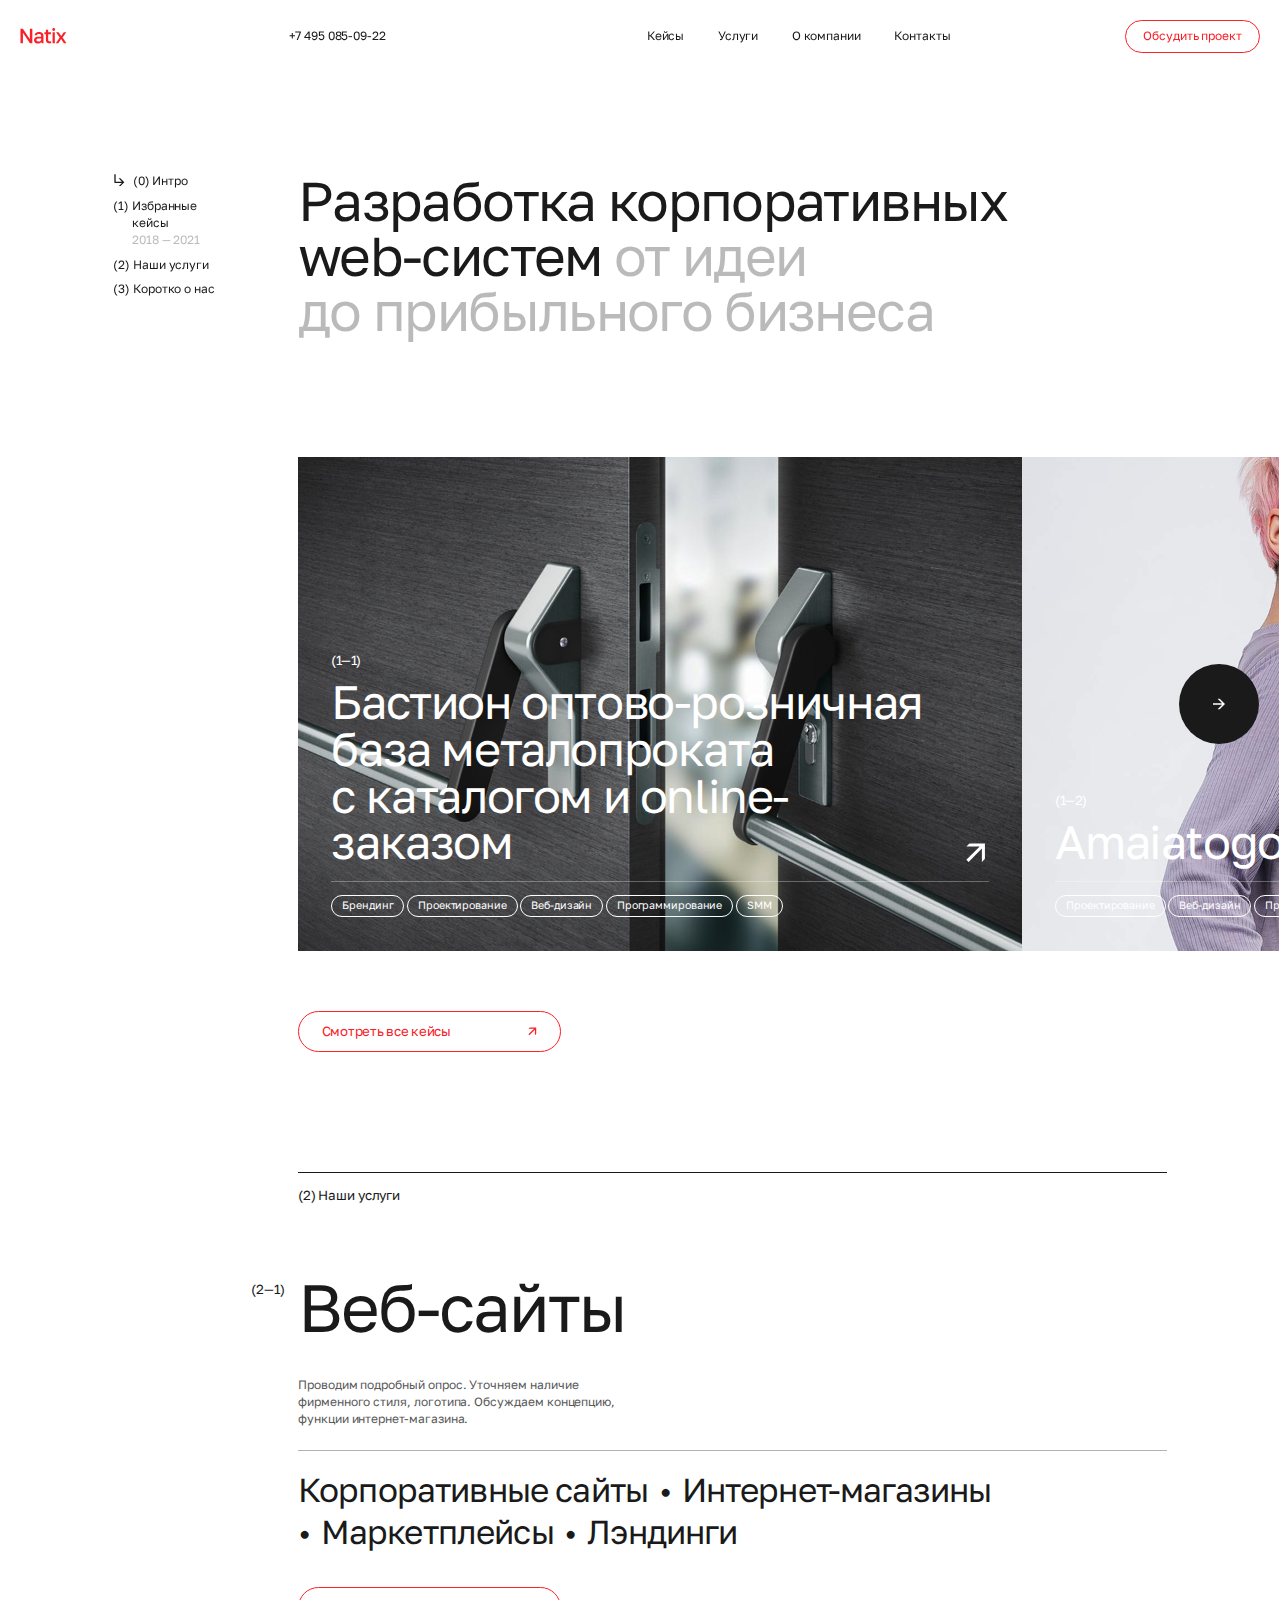
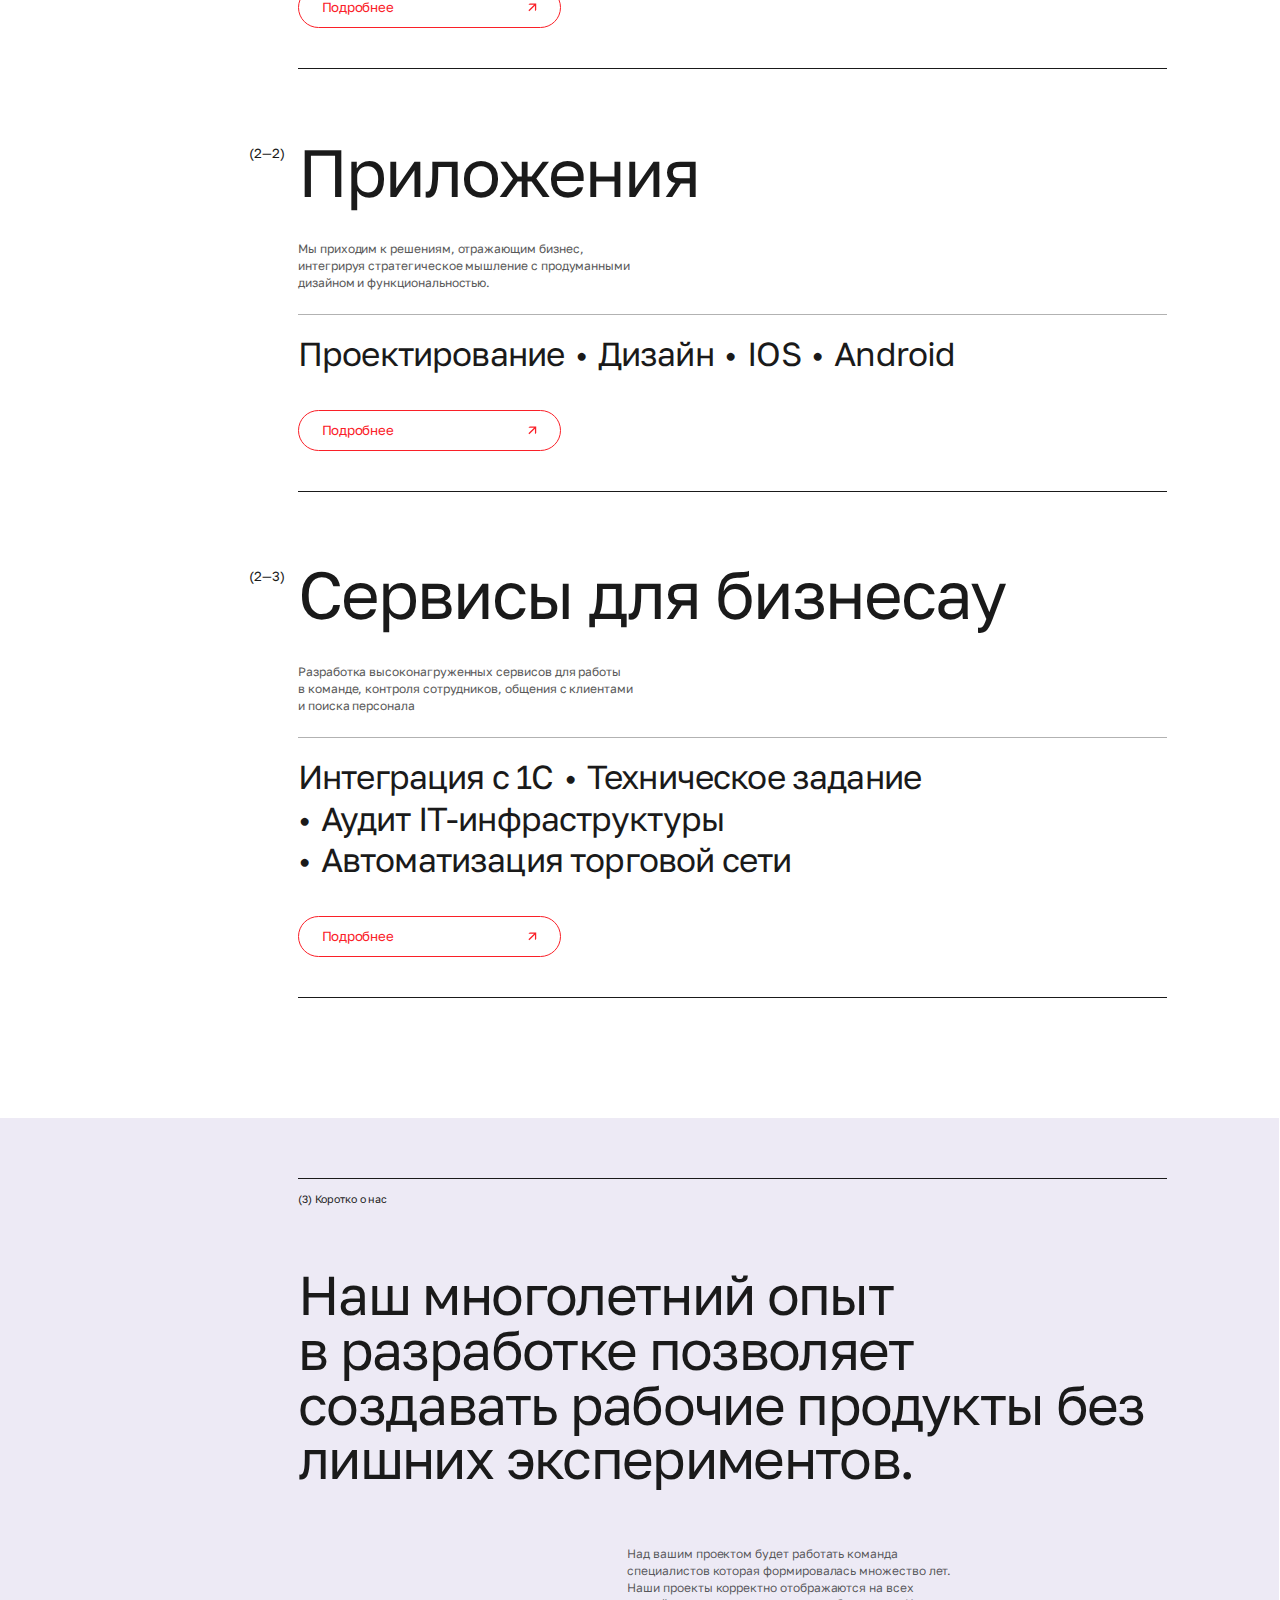
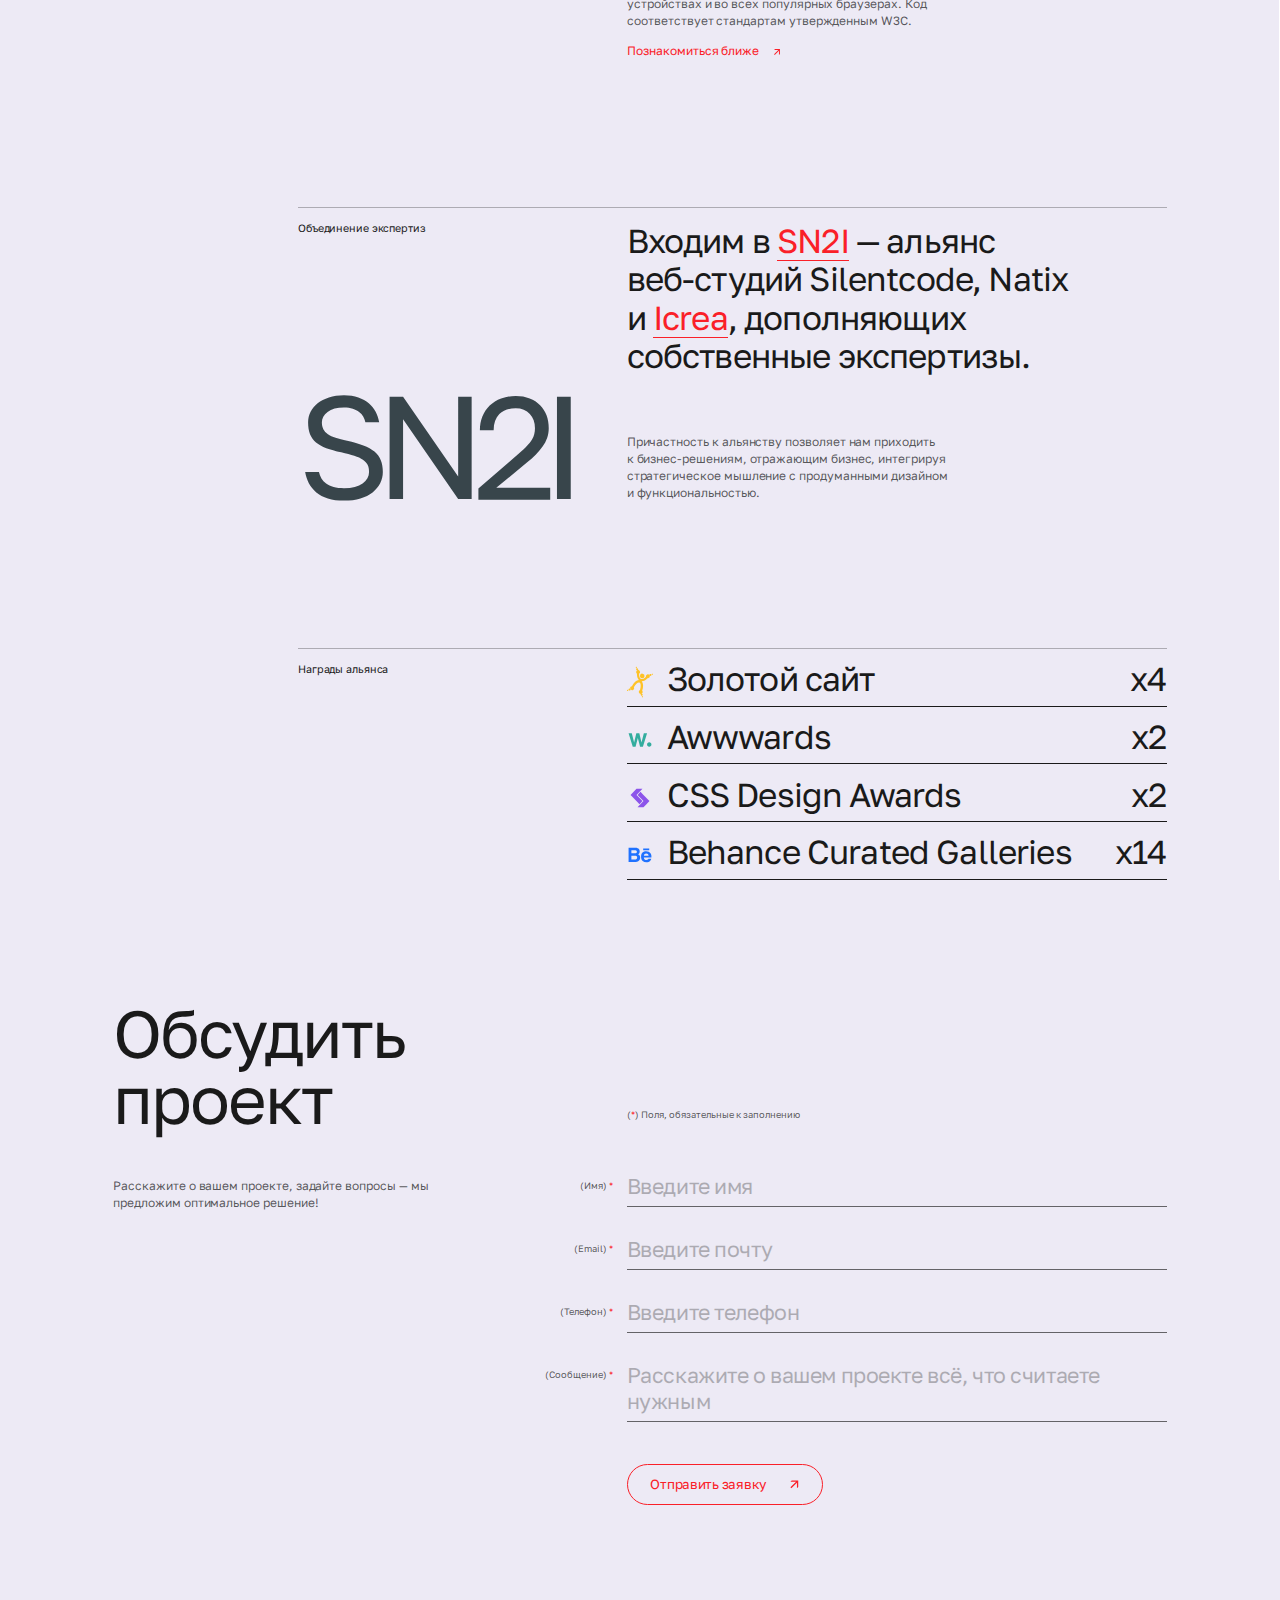
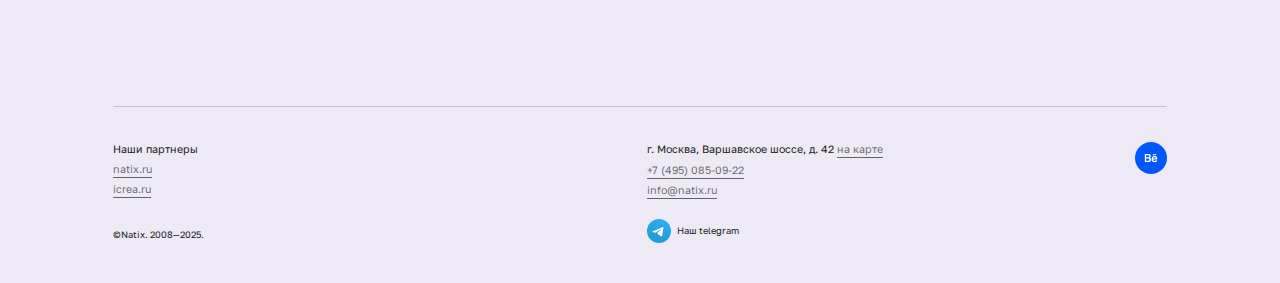
<file: index.html>
<!DOCTYPE html>
<html lang="ru">

<head>
	<meta charset="UTF-8">
	<meta http-equiv="X-UA-Compatible" content="IE=edge">
	<meta name="viewport" content="width=device-width, initial-scale=1.0">
	<title>Natix - Главная</title>
	<meta property="og:title" content="Natix - Главная">
	<meta property="og:description" content="Описание">
	<meta property="og:url" content="/">
	<meta property="og:site_name" content="Natix - Главная">
	<!-- favicon -->
	<link rel="apple-touch-icon" sizes="180x180" href="img/favicon/apple-touch-icon.png">
	<link rel="icon" type="image/png" sizes="32x32" href="img/favicon/favicon-32x32.png">
	<link rel="icon" type="image/png" sizes="16x16" href="img/favicon/favicon-16x16.png">
	<link rel="manifest" href="img/favicon/site.webmanifest">
	<link rel="mask-icon" href="img/favicon/safari-pinned-tab.svg" color="#5bbad5">
	<meta name="msapplication-TileColor" content="#ffffff">
	<meta name="theme-color" content="#ffffff">
	<!-- styles -->
	<link rel="stylesheet" href="css/vendor.min.css">
	<link rel="stylesheet" href="css/app.min.css">
</head>

<body>
	<!-- wrapper -->
	<div class="wrapper">
		<!-- header -->
		<header class="header" id="header">
			<div class="container container--wide">
				<div class="header__wrapper">
					<div class="header__column">
						<a href="index.html" class="header__logotype">
							<img src="img/logotype.svg" width="71" height="30" alt="Natix">
						</a>
						<a href="#" class="header__link">+7 495 085-09-22</a>
					</div>
					<div class="header__column">
						<nav class="nav header__nav">
							<ul class="nav__list">
								<li class="nav__item">
									<a href="#" class="nav__link">Кейсы</a>
								</li>
								<li class="nav__item">
									<a href="#" class="nav__link">Услуги</a>
								</li>
								<li class="nav__item">
									<a href="#" class="nav__link">О компании</a>
								</li>
								<li class="nav__item">
									<a href="#" class="nav__link">Контакты</a>
								</li>
							</ul>
						</nav>
						<a href="#" class="header__btn btn btn--md">Обсудить проект</a>
						<button class="hamburger" id="hamburger-toggle" aria-label="Меню">
							<span class="hamburger__inner"></span>
							<span class="hamburger__inner"></span>
							<span class="hamburger__inner"></span>
						</button>
					</div>
				</div>
			</div>
		</header>
		<!-- end of header -->
		<!-- content -->
		<div class="wrapper__content">
			<!-- common -->
			<div class="common" id="common">
				<div class="container">
					<div class="common__wrap">
						<div class="common__left">
							<nav class="common-nav common__nav">
								<ul class="common-nav__list">
									<li class="common-nav__item is--active">
										<a href="#intro" class="common-nav__link">
											<svg>
												<use xlink:href="img/sprite.svg#icon-arrow-point"></use>
											</svg>
											<span>(0)</span>
											<span>Интро</span>
										</a>
									</li>
									<li class="common-nav__item">
										<a href="#cases" class="common-nav__link">
											<svg>
												<use xlink:href="img/sprite.svg#icon-arrow-point"></use>
											</svg>
											<span>(1)</span>
											<span>
												Избранные<br>
												кейсы<br>
												<span>2018 — 2021</span>
											</span>
										</a>
									</li>
									<li class="common-nav__item">
										<a href="#services" class="common-nav__link">
											<svg>
												<use xlink:href="img/sprite.svg#icon-arrow-point"></use>
											</svg>
											<span>(2)</span>
											<span>Наши услуги</span>
										</a>
									</li>
									<li class="common-nav__item">
										<a href="#about" class="common-nav__link">
											<svg>
												<use xlink:href="img/sprite.svg#icon-arrow-point"></use>
											</svg>
											<span>(3)</span>
											<span>Коротко о нас</span>
										</a>
									</li>
								</ul>
							</nav>
						</div>
						<div class="common__right">
							<!-- intro -->
							<section class="intro common__section" id="intro">
								<h1 class="intro__heading">
									Разработка корпоративных<br>
									web-систем <span>от идеи до прибыльного бизнеса</span>
								</h1>
							</section>
							<!-- end of intro -->
							<!-- cases -->
							<div class="cases common__section" id="cases">
								<div class="cases__slider">
									<div class="swiper">
										<div class="swiper-wrapper">
											<div class="swiper-slide">
												<div class="cases-card cases__slide">
													<div class="cases-card__body">
														<span class="cases-card__number">(1—1)</span>
														<a href="#" class="cases-card__title">
															<span>Бастион оптово-розничная база металопроката с каталогом и online-заказом</span>
															<svg>
																<use xlink:href="img/sprite.svg#icon-arrow-top-right"></use>
															</svg>
														</a>
													</div>
													<ul class="cases-card__list">
														<li class="cases-card__item">
															<a href="#" class="cases-card__tag">Брендинг</a>
														</li>
														<li class="cases-card__item">
															<a href="#" class="cases-card__tag">Проектирование</a>
														</li>
														<li class="cases-card__item">
															<a href="#" class="cases-card__tag">Веб-дизайн</a>
														</li>
														<li class="cases-card__item">
															<a href="#" class="cases-card__tag">Программирование</a>
														</li>
														<li class="cases-card__item">
															<a href="#" class="cases-card__tag">SMM</a>
														</li>
													</ul>
													<picture class="cases-card__bg">
														<img src="img/cases-card-01.jpg" alt="Image">
													</picture>
												</div>
											</div>
											<div class="swiper-slide">
												<div class="cases-card cases__slide">
													<div class="cases-card__body">
														<span class="cases-card__number">(1—2)</span>
														<a href="#" class="cases-card__title">
															<span>Amaiatogo</span>
															<svg>
																<use xlink:href="img/sprite.svg#icon-arrow-top-right"></use>
															</svg>
														</a>
													</div>
													<ul class="cases-card__list">
														<li class="cases-card__item">
															<a href="#" class="cases-card__tag">Проектирование</a>
														</li>
														<li class="cases-card__item">
															<a href="#" class="cases-card__tag">Веб-дизайн</a>
														</li>
														<li class="cases-card__item">
															<a href="#" class="cases-card__tag">Программирование</a>
														</li>
													</ul>
													<picture class="cases-card__bg">
														<img src="img/cases-card-02.jpg" alt="Image">
													</picture>
												</div>
											</div>
											<div class="swiper-slide">
												<div class="cases-card cases__slide">
													<div class="cases-card__body">
														<span class="cases-card__number">(1—3)</span>
														<a href="#" class="cases-card__title">
															<span>Verryberry <br>Lab</span>
															<svg>
																<use xlink:href="img/sprite.svg#icon-arrow-top-right"></use>
															</svg>
														</a>
													</div>
													<ul class="cases-card__list">
														<li class="cases-card__item">
															<a href="#" class="cases-card__tag">Веб-дизайн</a>
														</li>
														<li class="cases-card__item">
															<a href="#" class="cases-card__tag">Программирование</a>
														</li>
													</ul>
													<picture class="cases-card__bg">
														<img src="img/cases-card-03.jpg" alt="Image">
													</picture>
												</div>
											</div>
										</div>
									</div>
									<button class="swiper-button-next" aria-label="Далее">
										<svg class="swiper-button-icon">
											<use xlink:href="img/sprite.svg#icon-arrow-next"></use>
										</svg>
									</button>
								</div>
								<a href="#" class="cases__more btn">
									<span>Смотреть все кейсы</span>
									<svg>
										<use xlink:href="img/sprite.svg#icon-arrow-top-right"></use>
									</svg>
								</a>
							</div>
							<!-- end of cases -->
							<!-- services -->
							<section class="services common__section" id="services">
								<div class="services__top">
									<span class="services__head">(2) Наши услуги</span>
								</div>
								<div class="services__wrapper">
									<div class="services-card services__item">
										<span class="services-card__number">(2—1)</span>
										<span class="services-card__title">Веб-сайты</span>
										<p class="services-card__description">Проводим подробный опрос. Уточняем наличие фирменного стиля, логотипа. Обсуждаем концепцию, функции интернет-магазина.</p>
										<ul class="services-card__list">
											<li class="services-card__item">
												<span class="services-card__value">Корпоративные сайты</span>
											</li>
											<li class="services-card__item">
												<span class="services-card__value">Интернет-магазины</span>
											</li>
											<li class="services-card__item">
												<span class="services-card__value">Маркетплейсы</span>
											</li>
											<li class="services-card__item">
												<span class="services-card__value">Лэндинги</span>
											</li>
										</ul>
										<a href="#" class="services-card__btn btn">
											<span>Подробнее</span>
											<svg>
												<use xlink:href="img/sprite.svg#icon-arrow-top-right"></use>
											</svg>
										</a>
									</div>
									<div class="services-card services__item">
										<span class="services-card__number">(2—2)</span>
										<span class="services-card__title">Приложения</span>
										<p class="services-card__description">Мы приходим к решениям, отражающим бизнес, интегрируя стратегическое мышление с продуманными дизайном и функциональностью.</p>
										<ul class="services-card__list">
											<li class="services-card__item">
												<span class="services-card__value">Проектирование</span>
											</li>
											<li class="services-card__item">
												<span class="services-card__value">Дизайн</span>
											</li>
											<li class="services-card__item">
												<span class="services-card__value">IOS</span>
											</li>
											<li class="services-card__item">
												<span class="services-card__value">Android</span>
											</li>
										</ul>
										<a href="#" class="services-card__btn btn">
											<span>Подробнее</span>
											<svg>
												<use xlink:href="img/sprite.svg#icon-arrow-top-right"></use>
											</svg>
										</a>
									</div>
									<div class="services-card services__item">
										<span class="services-card__number">(2—3)</span>
										<span class="services-card__title">Сервисы для бизнесау</span>
										<p class="services-card__description">Разработка высоконагруженных сервисов для работы в команде, контроля сотрудников, общения с клиентами и поиска персонала</p>
										<ul class="services-card__list">
											<li class="services-card__item">
												<span class="services-card__value">Интеграция с 1С</span>
											</li>
											<li class="services-card__item">
												<span class="services-card__value">Техническое задание</span>
											</li>
											<li class="services-card__item">
												<span class="services-card__value">Аудит IT-инфраструктуры</span>
											</li>
											<li class="services-card__item">
												<span class="services-card__value">Автоматизация торговой сети</span>
											</li>
										</ul>
										<a href="#" class="services-card__btn btn">
											<span>Подробнее</span>
											<svg>
												<use xlink:href="img/sprite.svg#icon-arrow-top-right"></use>
											</svg>
										</a>
									</div>
								</div>
							</section>
							<!-- end of services -->
							<!-- about -->
							<section class="about common__section" id="about">
								<div class="about__top">
									<span class="about__subtitle">(3) Коротко о нас</span>
									<h2 class="about__heading">Наш многолетний опыт в разработке позволяет создавать рабочие продукты без лишних экспериментов.</h2>
									<div class="about__body">
										<p class="about__description">Над вашим проектом будет работать команда специалистов которая формировалась множество лет. Наши проекты корректно отображаются на всех устройствах и во всех популярных браузерах. Код соответствует стандартам утвержденным W3C.</p>
										<a href="#" class="about__link">
											<span>Познакомиться ближе</span>
											<svg>
												<use xlink:href="img/sprite.svg#icon-arrow-top-right"></use>
											</svg>
										</a>
									</div>
								</div>
								<div class="about__wrap">
									<div class="about__left">
										<span class="about__subtitle">Объединение экспертиз</span>
										<picture class="about__logotype">
											<img src="img/sn2i.svg" width="420" height="160" alt="SN2I">
										</picture>
									</div>
									<div class="about__right">
										<h3 class="about__title">Входим в <a href="#">SN2I</a> — альянс <br>веб-студий Silentcode, Natix и <a href="#">Icrea</a>, дополняющих собственные экспертизы.</h3>
										<p class="about__description">Причастность к альянству позволяет нам приходить к бизнес-решениям, отражающим бизнес, интегрируя стратегическое мышление с продуманными дизайном и функциональностью.</p>
									</div>
								</div>
								<div class="about__wrap">
									<div class="about__left">
										<span class="about__subtitle">Награды альянса</span>
									</div>
									<div class="about__right">
										<div class="awards">
											<div class="awards__wrapper">
												<div class="awards-card awards__item">
													<picture class="awards-card__icon">
														<img src="img/awards-card-01.svg" alt="Image">
													</picture>
													<span class="awards-card__title">Золотой сайт</span>
													<span class="awards-card__value">x4</span>
												</div>
												<div class="awards-card awards__item">
													<picture class="awards-card__icon">
														<img src="img/awards-card-02.svg" alt="Image">
													</picture>
													<span class="awards-card__title">Awwwards</span>
													<span class="awards-card__value">x2</span>
												</div>
												<div class="awards-card awards__item">
													<picture class="awards-card__icon">
														<img src="img/awards-card-03.svg" alt="Image">
													</picture>
													<span class="awards-card__title">CSS Design Awards</span>
													<span class="awards-card__value">x2</span>
												</div>
												<div class="awards-card awards__item">
													<picture class="awards-card__icon">
														<img src="img/awards-card-04.svg" alt="Image">
													</picture>
													<span class="awards-card__title">Behance Curated Galleries</span>
													<span class="awards-card__value">x14</span>
												</div>
											</div>
										</div>
									</div>
								</div>
							</section>
							<!-- end of about -->
						</div>
					</div>
				</div>
			</div>
			<!-- end of common -->
			<!-- discuss project -->
			<section class="discuss-project" id="discuss-project">
				<div class="container">
					<div class="discuss-project__wrap">
						<div class="discuss-project__left">
							<h2 class="discuss-project__heading">Обсудить <br>проект</h2>
							<p class="discuss-project__description">Расскажите о вашем проекте, задайте вопросы — мы предложим оптимальное решение!</p>
						</div>
						<div class="discuss-project__right">
							<span class="discuss-project__help">(<span>*</span>) Поля, обязательные к заполнению</span>
							<form action="#" class="discuss-project-form discuss-project__form">
								<div class="input-field discuss-project-form__input">
									<label for="discuss-project-name" class="input-field__label">(Имя) <span>*</span></label>
									<div class="input-field__inner">
										<input type="text" class="input-field__input" id="discuss-project-name" placeholder="Введите имя">
									</div>
									<span class="input-field__error">Значение введено неверно!</span>
								</div>
								<div class="input-field discuss-project-form__input">
									<label for="discuss-project-email" class="input-field__label">(Email) <span>*</span></label>
									<div class="input-field__inner">
										<input type="email" class="input-field__input" id="discuss-project-email" placeholder="Введите почту">
									</div>
									<span class="input-field__error">Значение введено неверно!</span>
								</div>
								<div class="input-field discuss-project-form__input">
									<label for="discuss-project-tel" class="input-field__label">(Телефон) <span>*</span></label>
									<div class="input-field__inner">
										<input type="tel" class="input-field__input" id="discuss-project-tel" placeholder="Введите телефон">
									</div>
									<span class="input-field__error">Значение введено неверно!</span>
								</div>
								<div class="input-field discuss-project-form__input">
									<label for="discuss-project-name" class="input-field__label">(Сообщение) <span>*</span></label>
									<div class="input-field__inner">
										<textarea class="input-field__textarea" id="discuss-project-message" placeholder="Расскажите о вашем проекте всё, что считаете нужным"></textarea>
									</div>
									<span class="input-field__error">Значение введено неверно!</span>
								</div>
								<div class="attach-files discuss-project-form__attach"></div>
								<button class="discuss-project-form__btn btn">
									<span>Отправить заявку</span>
									<svg>
										<use xlink:href="img/sprite.svg#icon-arrow-top-right"></use>
									</svg>
								</button>
							</form>
						</div>
					</div>
				</div>
			</section>
			<!-- end of discuss project -->
		</div>
		<!-- end of content -->
		<!-- footer -->
		<footer class="footer" id="footer">
			<div class="container">
				<div class="footer__wrapper">
					<div class="footer__column">
						<div class="footer__block">
							<ul class="footer__list">
								<li class="footer__list-item">
									<span class="footer__value">Наши партнеры</span>
								</li>
								<li class="footer__list-item">
									<a href="#" class="footer__link">natix.ru</a>
								</li>
								<li class="footer__list-item">
									<a href="#" class="footer__link">icrea.ru</a>
								</li>
							</ul>
							<p class="footer__copyright">©Natix. 2008—2025.</p>
						</div>
					</div>
					<div class="footer__column">
						<div class="footer__block">
							<ul class="footer__list">
								<li class="footer__list-item">
									<address class="footer__value">г. Москва, Варшавское шоссе, д. 42 <a href="#">на карте</a></address>
								</li>
								<li class="footer__list-item">
									<a href="tel:+74950850922" class="footer__link">+7 (495) 085-09-22</a>
								</li>
								<li class="footer__list-item">
									<a href="mailto:info@natix.ru" class="footer__link">info@natix.ru</a>
								</li>
							</ul>
							<div class="c-contacts footer__contacts">
								<ul class="c-contacts__list">
									<li class="c-contacts__item">
										<a href="#" class="c-contacts__link">
											<img src="img/icon-tg.svg" alt="Icon">
											<span>Наш telegram</span>
										</a>
									</li>
								</ul>
							</div>
						</div>
						<div class="footer__block">
							<div class="c-socnav footer__socnav">
								<ul class="c-socnav__list">
									<li class="c-socnav__item">
										<a href="#" class="c-socnav__link">
											<img src="img/icon-be.svg" alt="Icon">
										</a>
									</li>
								</ul>
							</div>
						</div>
					</div>
				</div>
			</div>
		</footer>
		<!-- end of footer -->
	</div>
	<!-- end of wrapper -->
	<!-- scripts -->
	<script src="js/vendor.min.js"></script>
	<script src="js/app.min.js"></script>
</body>

</html>
</file>
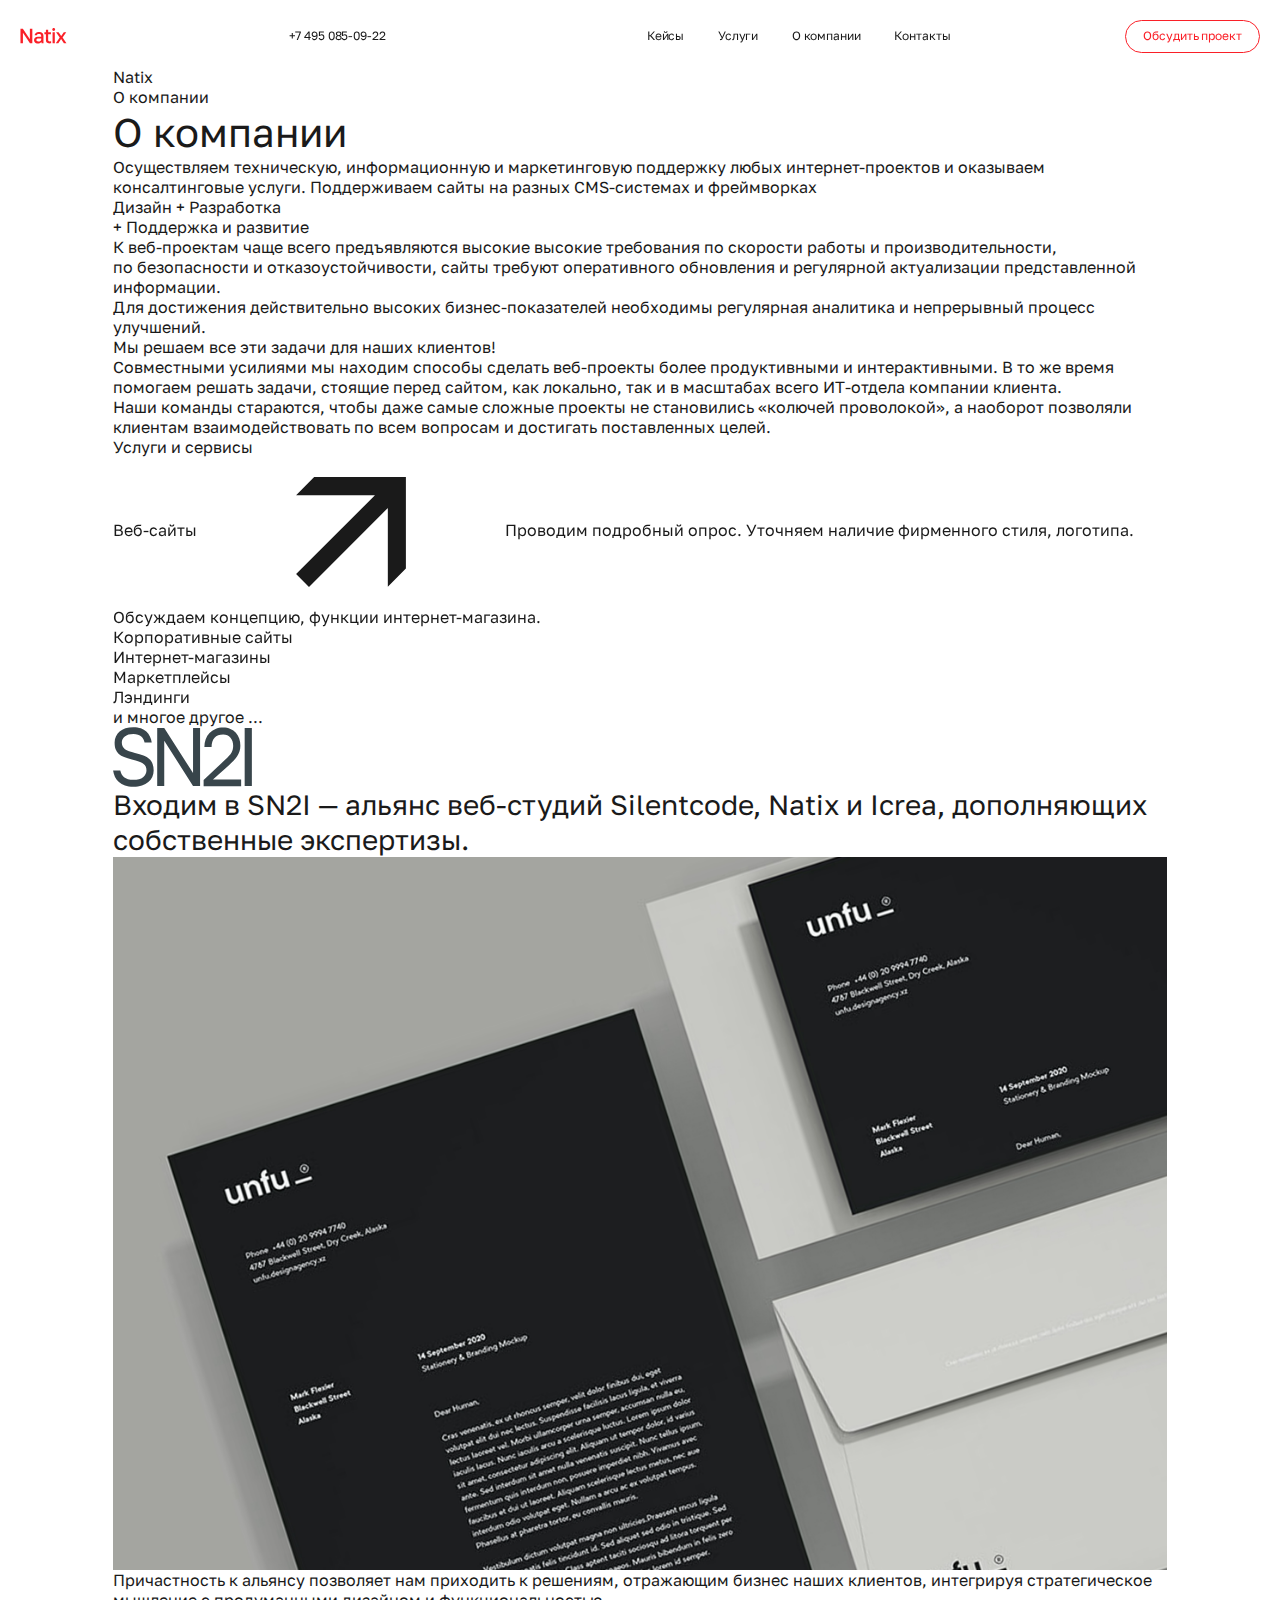
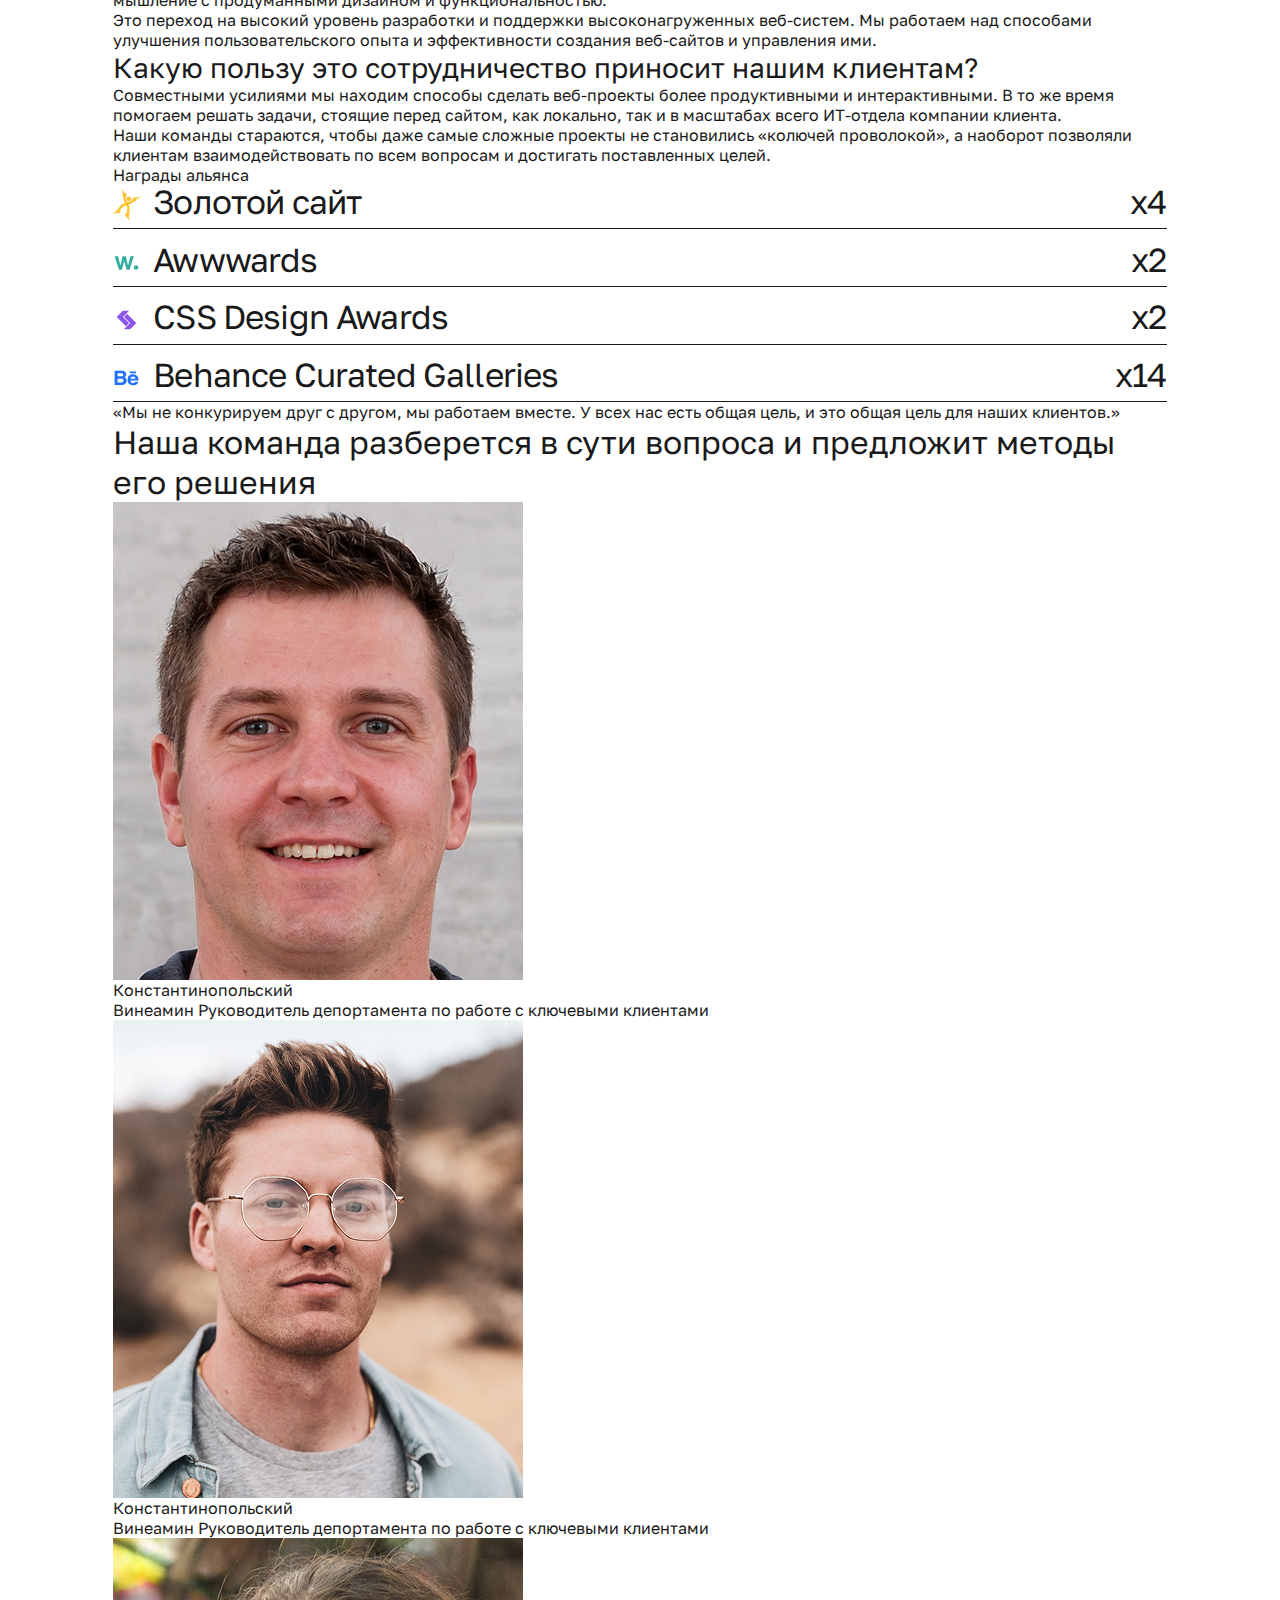
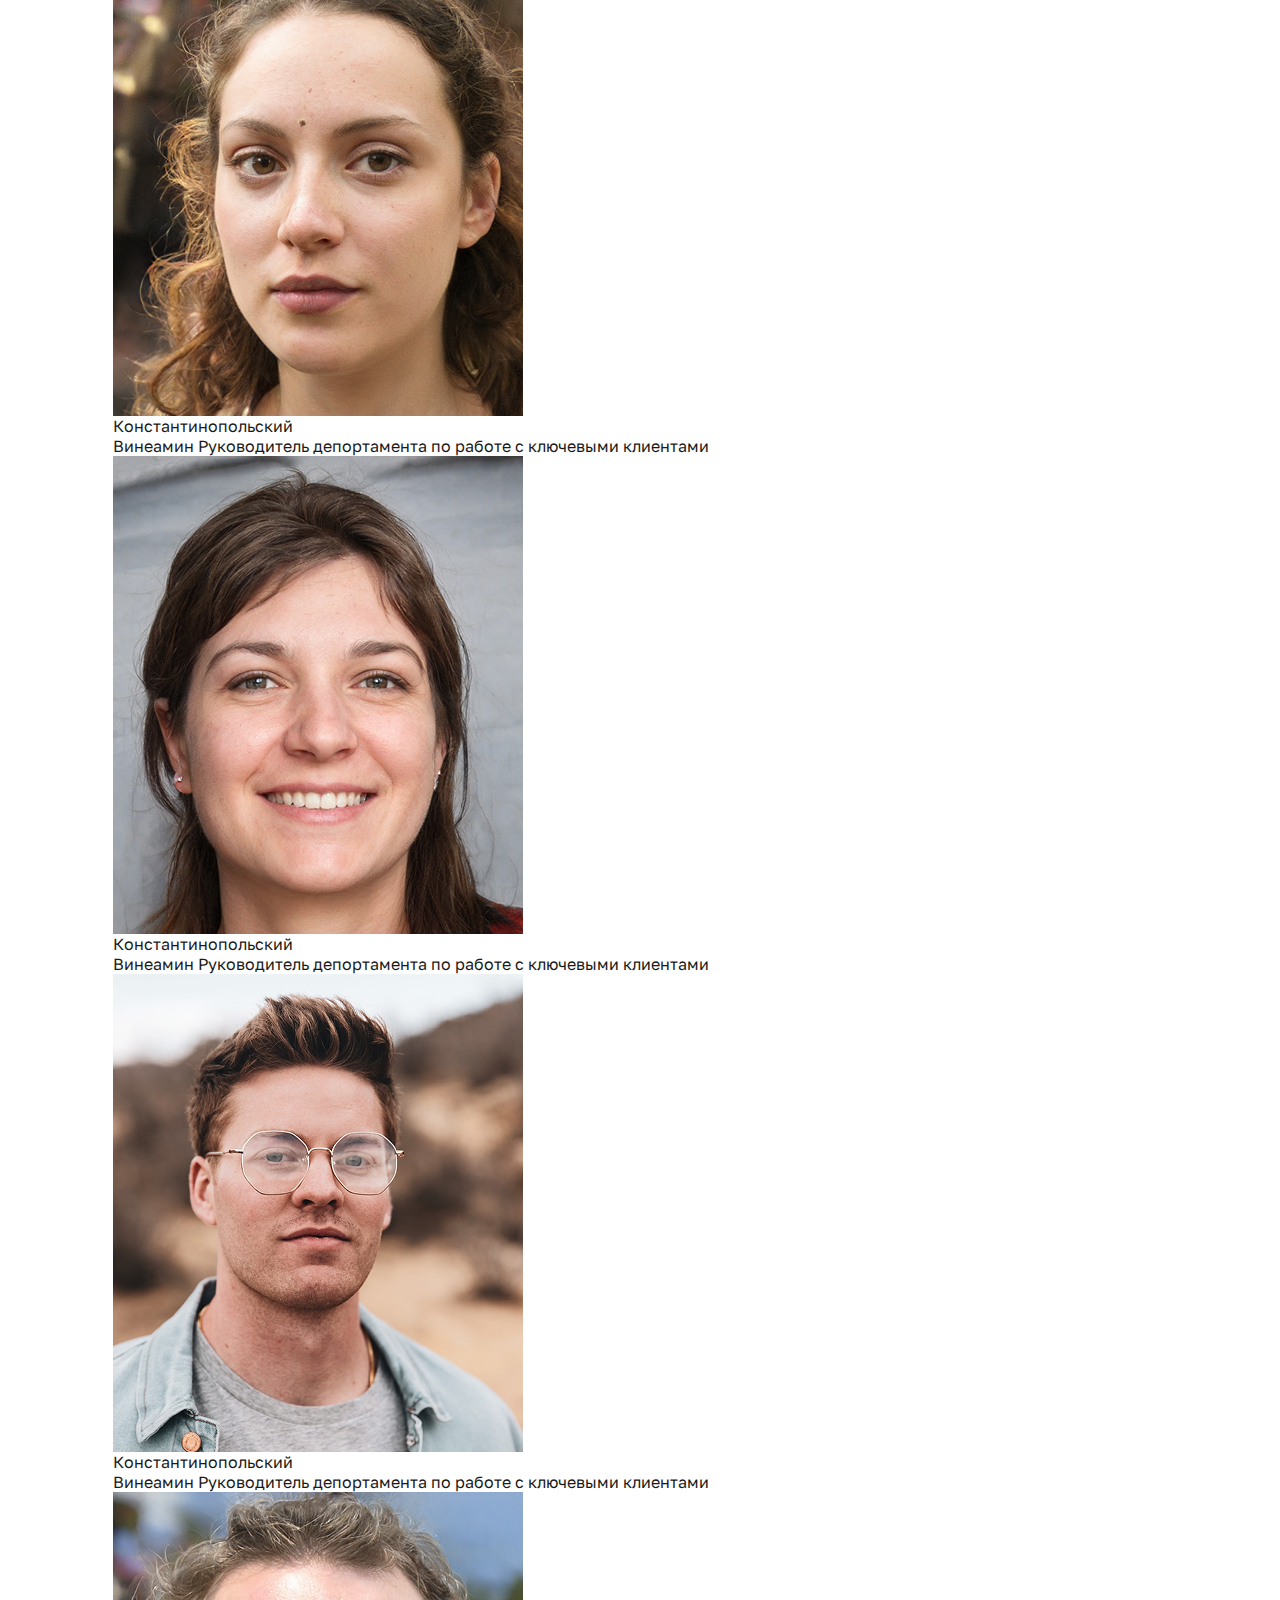
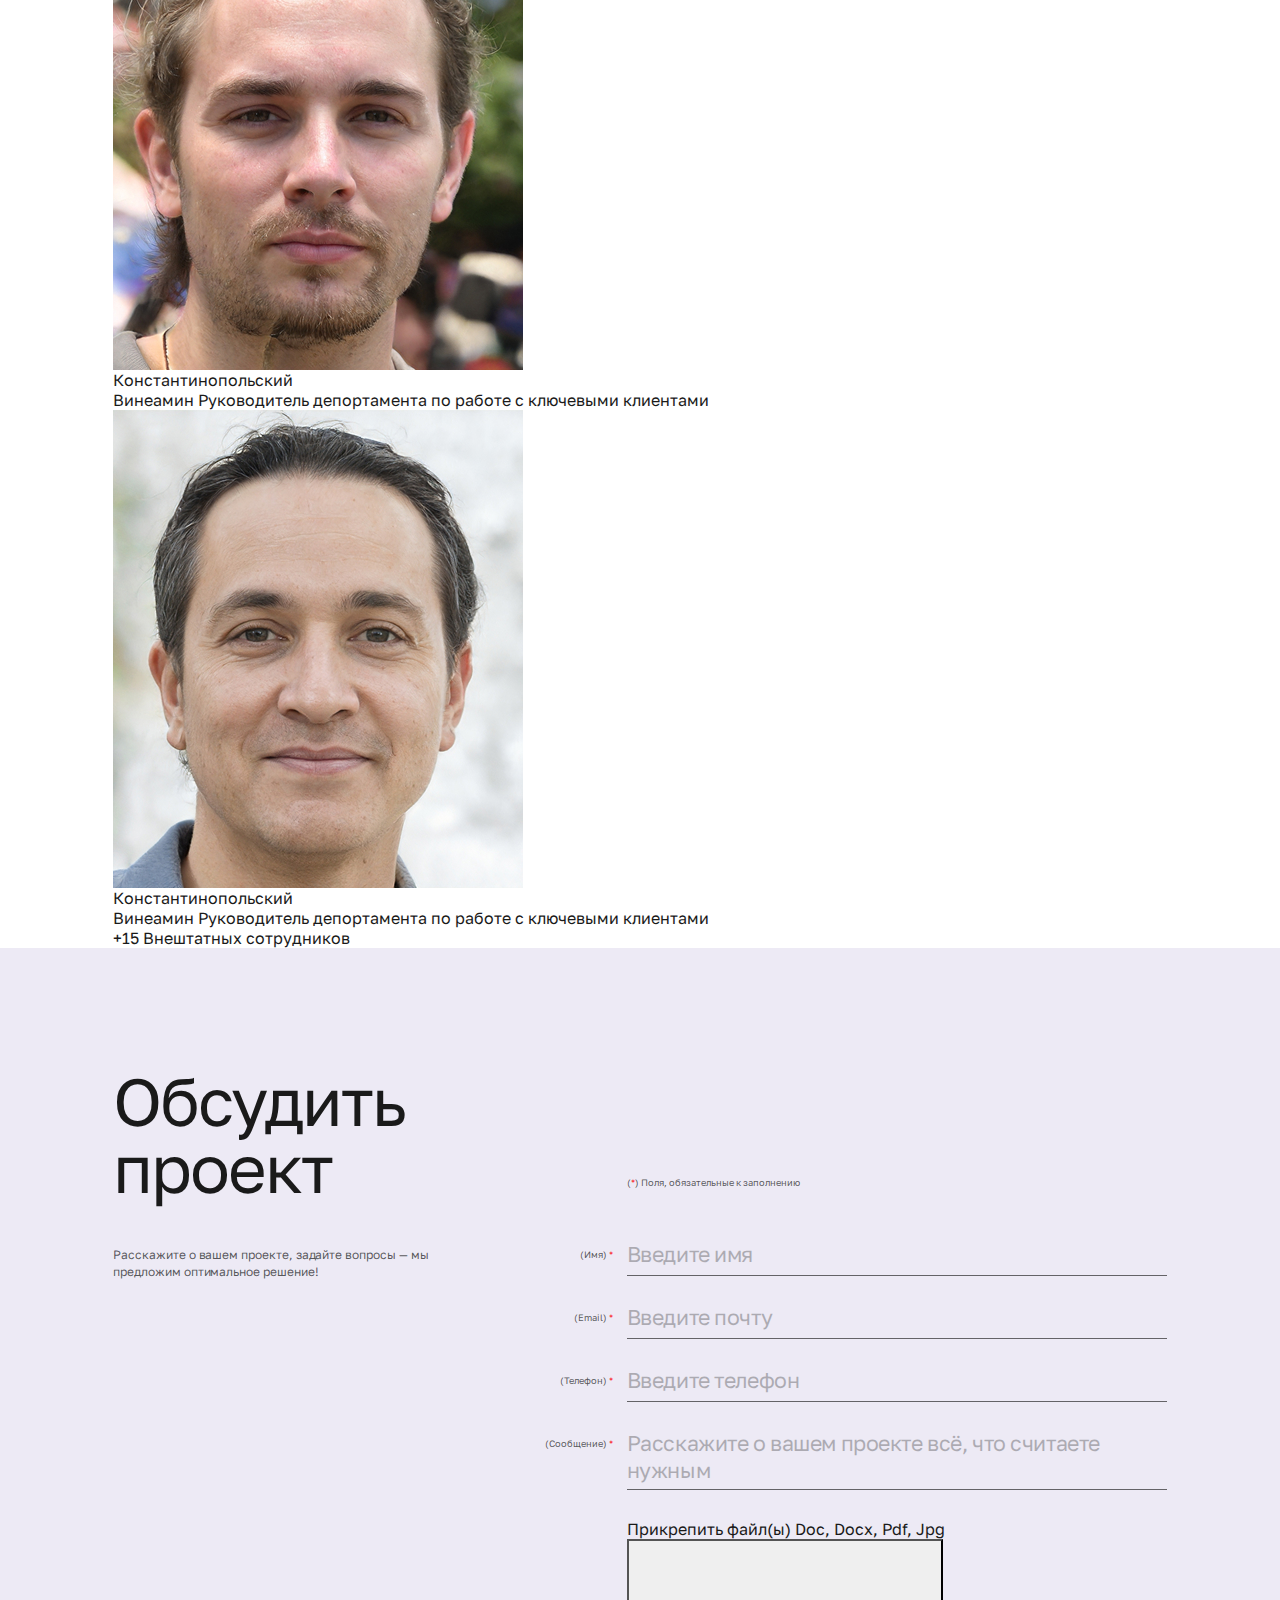
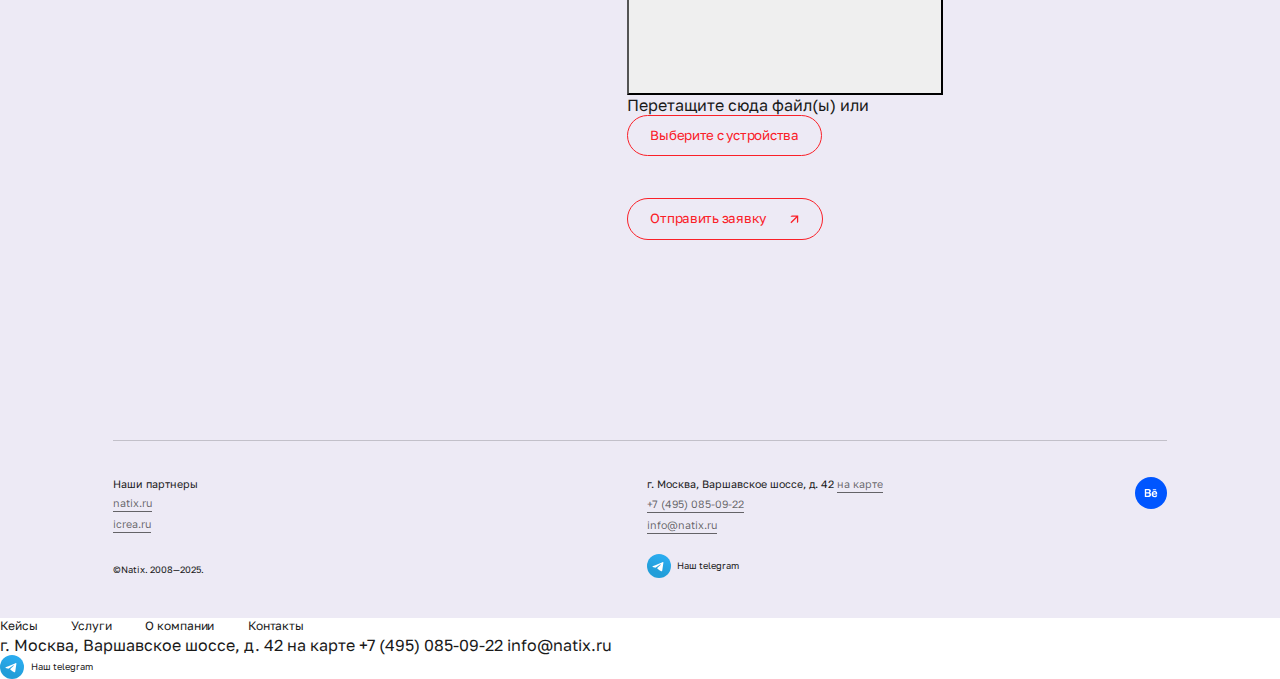
<file: about.html>
<!DOCTYPE html>
<html lang="ru">

<head>
	<meta charset="UTF-8">
	<meta http-equiv="X-UA-Compatible" content="IE=edge">
	<meta name="viewport" content="width=device-width, initial-scale=1.0">
	<title>Natix - О компании</title>
	<meta property="og:title" content="Natix - О компании">
	<meta property="og:description" content="Описание">
	<meta property="og:url" content="/">
	<meta property="og:site_name" content="Natix - О компании">
	<!-- favicon -->
	<link rel="apple-touch-icon" sizes="180x180" href="img/favicon/apple-touch-icon.png">
	<link rel="icon" type="image/png" sizes="32x32" href="img/favicon/favicon-32x32.png">
	<link rel="icon" type="image/png" sizes="16x16" href="img/favicon/favicon-16x16.png">
	<link rel="manifest" href="img/favicon/site.webmanifest">
	<link rel="mask-icon" href="img/favicon/safari-pinned-tab.svg" color="#5bbad5">
	<meta name="msapplication-TileColor" content="#ffffff">
	<meta name="theme-color" content="#ffffff">
	<!-- styles -->
	<link rel="stylesheet" href="css/vendor.min.css">
	<link rel="stylesheet" href="css/app.min.css">
</head>

<body>
	<!-- wrapper -->
	<div class="wrapper">
		<!-- header -->
		<header class="header" id="header">
			<div class="container container--wide">
				<div class="header__wrapper">
					<div class="header__column">
						<a href="index.html" class="header__logotype">
							<img src="img/logotype.svg" width="71" height="30" alt="Natix">
						</a>
						<a href="#" class="header__link">+7 495 085-09-22</a>
					</div>
					<div class="header__column">
						<nav class="nav header__nav">
							<ul class="nav__list">
								<li class="nav__item">
									<a href="cases.html" class="nav__link">Кейсы</a>
								</li>
								<li class="nav__item">
									<a href="services.html" class="nav__link">Услуги</a>
								</li>
								<li class="nav__item">
									<a href="about.html" class="nav__link">О компании</a>
								</li>
								<li class="nav__item">
									<a href="contacts.html" class="nav__link">Контакты</a>
								</li>
							</ul>
						</nav>
						<a href="#" class="header__btn btn btn--md">Обсудить проект</a>
						<button class="hamburger" id="hamburger-toggle" aria-label="Меню">
							<span class="hamburger__inner"></span>
							<span class="hamburger__inner"></span>
							<span class="hamburger__inner"></span>
						</button>
					</div>
				</div>
			</div>
		</header>
		<!-- end of header -->
		<!-- content -->
		<div class="wrapper__content">
			<!-- about company -->
			<section class="about-company" id="about-company">
				<div class="container">
					<nav class="breadcrumbs" aria-label="Breadcrumb">
						<ol class="breadcrumbs__list">
							<li class="breadcrumbs__item">
								<a href="index.html" class="breadcrumbs__link">Natix</a>
							</li>
							<li class="breadcrumbs__item">
								<span class="breadcrumbs__link">О компании</sapn>
							</li>
						</ol>
					</nav>
					<h1 class="about-company__heading">О компании</h1>
					<span class="about-company__title">Осуществляем техническую, информационную и маркетинговую поддержку любых интернет-проектов и оказываем консалтинговые услуги. Поддерживаем сайты на разных CMS-системах и фреймворках</span>
					<div class="about-company__wrapper">
						<div class="about-company__left">
							<span class="about-company__label">Дизайн + Разработка</span>
						</div>
						<div class="about-company__right">
							<div class="about-company__top">
								<span class="about-company__label">+ Поддержка и развитие</span>
							</div>
							<div class="about-company__content">
								<p>К веб-проектам чаще всего предъявляются высокие высокие требования по скорости работы и производительности, по безопасности и отказоустойчивости, сайты требуют оперативного обновления и регулярной актуализации представленной информации.</p>
								<p>Для достижения действительно высоких бизнес-показателей необходимы регулярная аналитика и непрерывный процесс улучшений.</p>
								<p>Мы решаем все эти задачи для наших клиентов!</p>
								<p>Совместными усилиями мы находим способы сделать веб-проекты более продуктивными и интерактивными. В то же время помогаем решать задачи, стоящие перед сайтом, как локально, так и в масштабах всего ИТ-отдела компании клиента.</p>
								<p>Наши команды стараются, чтобы даже самые сложные проекты не становились «колючей проволокой», а наоборот позволяли клиентам взаимодействовать по всем вопросам и достигать поставленных целей.</p>
							</div>
						</div>
					</div>
					<div class="about-services about-company__services">
						<div class="about-services__top">
							<span class="about-services__label">Услуги и сервисы</span>
						</div>
						<div class="about-services__slider">
							<div class="swiper swiper-only-mobile">
								<div class="swiper-wrapper">
									<div class="swiper-slide">
										<div class="about-services-card about-services__item">
											<div class="about-services-card__top">
												<a href="#" class="about-services-card__title">
													<span>Веб-сайты</span>
													<svg>
														<use xlink:href="img/sprite.svg#icon-arrow-top-right"></use>
													</svg>
												</a>
												<span class="about-services-card__description">Проводим подробный опрос. Уточняем наличие фирменного стиля, логотипа. Обсуждаем концепцию, функции интернет-магазина.</span>
											</div>
											<ul class="about-services-card__list">
												<li class="about-services-card__list-item">
													<span class="about-services-card__elem">Корпоративные сайты</span>
												</li>
												<li class="about-services-card__list-item">
													<span class="about-services-card__elem">Интернет-магазины</span>
												</li>
												<li class="about-services-card__list-item">
													<span class="about-services-card__elem">Маркетплейсы</span>
												</li>
												<li class="about-services-card__list-item">
													<span class="about-services-card__elem">Лэндинги</span>
												</li>
											</ul>
										</div>
									</div>
									<div class="swiper-slide">
										<div class="about-services-card about-services__item">
											<div class="about-services-card__top">
												<a href="#" class="about-services-card__title">
													<span>Приложения</span>
													<svg>
														<use xlink:href="img/sprite.svg#icon-arrow-top-right"></use>
													</svg>
												</a>
												<span class="about-services-card__description">Мы приходим к решениям, отражающим бизнес, интегрируя стратегическое мышление с продуманными дизайном и функциональностью.</span>
											</div>
											<ul class="about-services-card__list">
												<li class="about-services-card__list-item">
													<span class="about-services-card__elem">Проектирование</span>
												</li>
												<li class="about-services-card__list-item">
													<span class="about-services-card__elem">Дизайн</span>
												</li>
												<li class="about-services-card__list-item">
													<span class="about-services-card__elem">IOS</span>
												</li>
												<li class="about-services-card__list-item">
													<span class="about-services-card__elem">Android</span>
												</li>
											</ul>
										</div>
									</div>
									<div class="swiper-slide">
										<div class="about-services-card about-services__item">
											<div class="about-services-card__top">
												<a href="#" class="about-services-card__title">
													<span>Сервисы для бизнеса</span>
													<svg>
														<use xlink:href="img/sprite.svg#icon-arrow-top-right"></use>
													</svg>
												</a>
												<span class="about-services-card__description">Разработка высоконагруженных сервисов для работы в команде, контроля сотрудников, общения с клиентами и поиска персонала</span>
											</div>
											<ul class="about-services-card__list">
												<li class="about-services-card__list-item">
													<span class="about-services-card__elem">Биллинговые системы</span>
												</li>
												<li class="about-services-card__list-item">
													<span class="about-services-card__elem">Производственный учет</span>
												</li>
												<li class="about-services-card__list-item">
													<span class="about-services-card__elem">Электронный документооборот</span>
												</li>
												<li class="about-services-card__list-item">
													<span class="about-services-card__elem">Автоматизация торговой сети</span>
												</li>
											</ul>
										</div>
									</div>
									<div class="swiper-slide">
										<div class="about-services-card about-services__item">
											<span class="about-services-card__more">и многое другое ...</span>
										</div>
									</div>
								</div>
							</div>
							<div class="swiper-pagination"></div>
						</div>
						<span class="about-services__more">и многое другое ...</span>
					</div>
				</div>
			</section>
			<!-- end of about company -->
			<!-- alliance -->
			<section class="alliance" id="alliance">
				<div class="container">
					<div class="alliance__wrap">
						<div class="alliance__wrapper">
							<div class="alliance__left">
								<div class="alliance__main">
									<picture class="alliance__logotype">
										<img src="img/sn2i.svg" width="139" height="60" alt="SN2I">
									</picture>
									<h3 class="alliance__title">Входим в <a href="#">SN2I</a> — альянс веб-студий Silentcode, Natix и <a href="#">Icrea</a>, дополняющих собственные экспертизы.</h3>
								</div>
							</div>
							<div class="alliance__right">
								<picture class="alliance__img">
									<img src="img/alliance-01.jpg" alt="Image">
								</picture>
							</div>
						</div>
					</div>
					<div class="alliance__wrap">
						<div class="alliance__wrapper">
							<div class="alliance__left alliance__left--empty"></div>
							<div class="alliance__right">
								<div class="alliance__content">
									<p>Причастность к альянсу позволяет нам приходить к решениям, отражающим бизнес наших клиентов, интегрируя стратегическое мышление с продуманными дизайном и функциональностью.</p>
									<p>Это переход на высокий уровень разработки и поддержки высоконагруженных веб-систем. Мы работаем над способами улучшения пользовательского опыта и эффективности создания веб-сайтов и управления ими.</p>
								</div>
							</div>
						</div>
						<div class="alliance__wrapper">
							<div class="alliance__left">
								<h3 class="alliance__title">Какую пользу это сотрудничество приносит нашим клиентам?</h3>
							</div>
							<div class="alliance__right">
								<div class="alliance__content">
									<p>Совместными усилиями мы находим способы сделать веб-проекты более продуктивными и интерактивными. В то же время помогаем решать задачи, стоящие перед сайтом, как локально, так и в масштабах всего ИТ-отдела компании клиента.</p>
									<p>Наши команды стараются, чтобы даже самые сложные проекты не становились «колючей проволокой», а наоборот позволяли клиентам взаимодействовать по всем вопросам и достигать поставленных целей.</p>
								</div>
							</div>
						</div>
					</div>
					<div class="alliance__wrap">
						<div class="alliance__top">
							<span class="alliance__label">Награды альянса</span>
						</div>
						<div class="awards">
							<div class="awards__wrapper">
								<div class="awards-card awards__item">
									<picture class="awards-card__icon">
										<img src="img/awards-card-01.svg" alt="Image">
									</picture>
									<span class="awards-card__title">Золотой сайт</span>
									<span class="awards-card__value">x4</span>
								</div>
								<div class="awards-card awards__item">
									<picture class="awards-card__icon">
										<img src="img/awards-card-02.svg" alt="Image">
									</picture>
									<span class="awards-card__title">Awwwards</span>
									<span class="awards-card__value">x2</span>
								</div>
								<div class="awards-card awards__item">
									<picture class="awards-card__icon">
										<img src="img/awards-card-03.svg" alt="Image">
									</picture>
									<span class="awards-card__title">CSS Design Awards</span>
									<span class="awards-card__value">x2</span>
								</div>
								<div class="awards-card awards__item">
									<picture class="awards-card__icon">
										<img src="img/awards-card-04.svg" alt="Image">
									</picture>
									<span class="awards-card__title">Behance Curated Galleries</span>
									<span class="awards-card__value">x14</span>
								</div>
							</div>
						</div>
					</div>
					<div class="alliance__wrap">
						<div class="alliance__quote">
							<span class="alliance__quote-title">«Мы не конкурируем друг с другом, мы работаем вместе. У всех нас есть общая цель, и это общая цель для наших клиентов.»</span>
						</div>
					</div>
				</div>
			</section>
			<!-- end of alliance -->
			<!-- team -->
			<section class="team" id="team">
				<div class="container">
					<h2 class="team__heading">Наша команда разберется в сути вопроса и предложит методы его решения</h2>
					<div class="team__wrapper">
						<div class="team-card team__item">
							<picture class="team-card__img">
								<img src="img/team-01.jpg" alt="Image">
							</picture>
							<div class="team-card__body">
								<span class="team-card__title">Константинопольский <br>Винеамин</span>
								<span class="team-card__description">Руководитель депортамента по работе с ключевыми клиентами</span>
							</div>
						</div>
						<div class="team-card team__item">
							<picture class="team-card__img">
								<img src="img/team-02.jpg" alt="Image">
							</picture>
							<div class="team-card__body">
								<span class="team-card__title">Константинопольский <br>Винеамин</span>
								<span class="team-card__description">Руководитель депортамента по работе с ключевыми клиентами</span>
							</div>
						</div>
						<div class="team-card team__item">
							<picture class="team-card__img">
								<img src="img/team-03.jpg" alt="Image">
							</picture>
							<div class="team-card__body">
								<span class="team-card__title">Константинопольский <br>Винеамин</span>
								<span class="team-card__description">Руководитель депортамента по работе с ключевыми клиентами</span>
							</div>
						</div>
						<div class="team-card team__item">
							<picture class="team-card__img">
								<img src="img/team-04.jpg" alt="Image">
							</picture>
							<div class="team-card__body">
								<span class="team-card__title">Константинопольский <br>Винеамин</span>
								<span class="team-card__description">Руководитель депортамента по работе с ключевыми клиентами</span>
							</div>
						</div>
						<div class="team-card team__item">
							<picture class="team-card__img">
								<img src="img/team-05.jpg" alt="Image">
							</picture>
							<div class="team-card__body">
								<span class="team-card__title">Константинопольский <br>Винеамин</span>
								<span class="team-card__description">Руководитель депортамента по работе с ключевыми клиентами</span>
							</div>
						</div>
						<div class="team-card team__item">
							<picture class="team-card__img">
								<img src="img/team-06.jpg" alt="Image">
							</picture>
							<div class="team-card__body">
								<span class="team-card__title">Константинопольский <br>Винеамин</span>
								<span class="team-card__description">Руководитель депортамента по работе с ключевыми клиентами</span>
							</div>
						</div>
						<div class="team-card team__item">
							<picture class="team-card__img">
								<img src="img/team-07.jpg" alt="Image">
							</picture>
							<div class="team-card__body">
								<span class="team-card__title">Константинопольский <br>Винеамин</span>
								<span class="team-card__description">Руководитель депортамента по работе с ключевыми клиентами</span>
							</div>
						</div>
						<div class="team-card team__item">
							<div class="team-card__info">
								<span class="team-card__value">+15</span>
								<span class="team-card__help">Внештатных сотрудников</span>
							</div>
						</div>
					</div>
				</div>
			</section>
			<!-- end of team -->
			<!-- discuss project -->
			<section class="discuss-project" id="discuss-project">
				<div class="container">
					<div class="discuss-project__wrap">
						<div class="discuss-project__left">
							<h2 class="discuss-project__heading">Обсудить <br>проект</h2>
							<p class="discuss-project__description">Расскажите о вашем проекте, задайте вопросы — мы предложим оптимальное решение!</p>
						</div>
						<div class="discuss-project__right">
							<span class="discuss-project__help">(<span>*</span>) Поля, обязательные к заполнению</span>
							<form action="#" class="discuss-project-form discuss-project__form">
								<div class="input-field discuss-project-form__input">
									<label for="discuss-project-name" class="input-field__label">(Имя) <span>*</span></label>
									<div class="input-field__inner">
										<input type="text" class="input-field__input" id="discuss-project-name" placeholder="Введите имя">
									</div>
									<span class="input-field__error">Значение введено неверно!</span>
								</div>
								<div class="input-field discuss-project-form__input">
									<label for="discuss-project-email" class="input-field__label">(Email) <span>*</span></label>
									<div class="input-field__inner">
										<input type="email" class="input-field__input" id="discuss-project-email" placeholder="Введите почту">
									</div>
									<span class="input-field__error">Значение введено неверно!</span>
								</div>
								<div class="input-field discuss-project-form__input">
									<label for="discuss-project-tel" class="input-field__label">(Телефон) <span>*</span></label>
									<div class="input-field__inner">
										<input type="tel" class="input-field__input" id="discuss-project-tel" placeholder="Введите телефон">
									</div>
									<span class="input-field__error">Значение введено неверно!</span>
								</div>
								<div class="input-field discuss-project-form__input">
									<label for="discuss-project-name" class="input-field__label">(Сообщение) <span>*</span></label>
									<div class="input-field__inner">
										<textarea class="input-field__textarea" id="discuss-project-message" placeholder="Расскажите о вашем проекте всё, что считаете нужным"></textarea>
									</div>
									<span class="input-field__error">Значение введено неверно!</span>
								</div>
								<div class="attach-files discuss-project-form__attach">
									<div class="attach-files__wrapper">
										<div class="attach-files__top">
											<span class="attach-files__title">Прикрепить файл(ы)</span>
											<span class="attach-files__formats">Doc, Docx, Pdf, Jpg</span>
										</div>
										<div class="attach-files__main">
											<button class="attach-files__attach">
												<svg>
													<use xlink:href="img/sprite.svg#icon-attach"></use>
												</svg>
											</button>
										</div>
										<div class="attach-files__bottom">
											<span class="attach-files__help">Перетащите сюда файл(ы) или</span>
											<button class="attach-files__attach-btn btn btn--sm btn--dark">Выберите с устройства</button>
										</div>
									</div>
								</div>
								<button class="discuss-project-form__btn btn">
									<span>Отправить заявку</span>
									<svg>
										<use xlink:href="img/sprite.svg#icon-arrow-top-right"></use>
									</svg>
								</button>
							</form>
						</div>
					</div>
				</div>
			</section>
			<!-- end of discuss project -->
		</div>
		<!-- end of content -->
		<!-- footer -->
		<footer class="footer" id="footer">
			<div class="container">
				<div class="footer__wrapper">
					<div class="footer__column">
						<div class="footer__block">
							<ul class="footer__list">
								<li class="footer__list-item">
									<span class="footer__value">Наши партнеры</span>
								</li>
								<li class="footer__list-item">
									<a href="#" class="footer__link">natix.ru</a>
								</li>
								<li class="footer__list-item">
									<a href="#" class="footer__link">icrea.ru</a>
								</li>
							</ul>
							<p class="footer__copyright">©Natix. 2008—2025.</p>
						</div>
					</div>
					<div class="footer__column">
						<div class="footer__block">
							<ul class="footer__list">
								<li class="footer__list-item">
									<address class="footer__value">г. Москва, Варшавское шоссе, д. 42 <a href="#">на карте</a></address>
								</li>
								<li class="footer__list-item">
									<a href="tel:+74950850922" class="footer__link">+7 (495) 085-09-22</a>
								</li>
								<li class="footer__list-item">
									<a href="mailto:info@natix.ru" class="footer__link">info@natix.ru</a>
								</li>
							</ul>
							<div class="c-contacts footer__contacts">
								<ul class="c-contacts__list">
									<li class="c-contacts__item">
										<a href="#" class="c-contacts__link">
											<img src="img/icon-tg.svg" alt="Icon">
											<span>Наш telegram</span>
										</a>
									</li>
								</ul>
							</div>
						</div>
						<div class="footer__block">
							<div class="c-socnav footer__socnav">
								<ul class="c-socnav__list">
									<li class="c-socnav__item">
										<a href="#" class="c-socnav__link">
											<img src="img/icon-be.svg" alt="Icon">
										</a>
									</li>
								</ul>
							</div>
						</div>
					</div>
				</div>
			</div>
		</footer>
		<!-- end of footer -->
	</div>
	<!-- end of wrapper -->
	<!-- mobile menu -->
	<div class="mobile-menu" id="mobile-menu">
		<div class="mobile-menu__wrap">
			<nav class="nav mobile-menu__nav">
				<ul class="nav__list">
					<li class="nav__item">
						<a href="cases.html" class="nav__link">Кейсы</a>
					</li>
					<li class="nav__item">
						<a href="services.html" class="nav__link">Услуги</a>
					</li>
					<li class="nav__item">
						<a href="about.html" class="nav__link">О компании</a>
					</li>
					<li class="nav__item">
						<a href="contacts.html" class="nav__link">Контакты</a>
					</li>
				</ul>
			</nav>
			<div class="mobile-menu__bottom">
				<span class="mobile-menu__value">г. Москва, Варшавское шоссе, д. 42 <a href="#">на карте</a></span>
				<a href="tel:+74950850922" class="mobile-menu__value">+7 (495) 085-09-22</a>
				<a href="mailto:info@natix.ru" class="mobile-menu__value">info@natix.ru</a>
				<div class="c-contacts mobile-menu__contacts">
					<ul class="c-contacts__list">
						<li class="c-contacts__item">
							<a href="#" class="c-contacts__link">
								<img src="img/icon-tg.svg" alt="Icon">
								<span>Наш telegram</span>
							</a>
						</li>
					</ul>
				</div>
			</div>
		</div>
	</div>
	<!-- end of mobile menu -->
	<!-- scripts -->
	<script src="js/vendor.min.js"></script>
	<script src="js/app.min.js"></script>
</body>

</html>
</file>
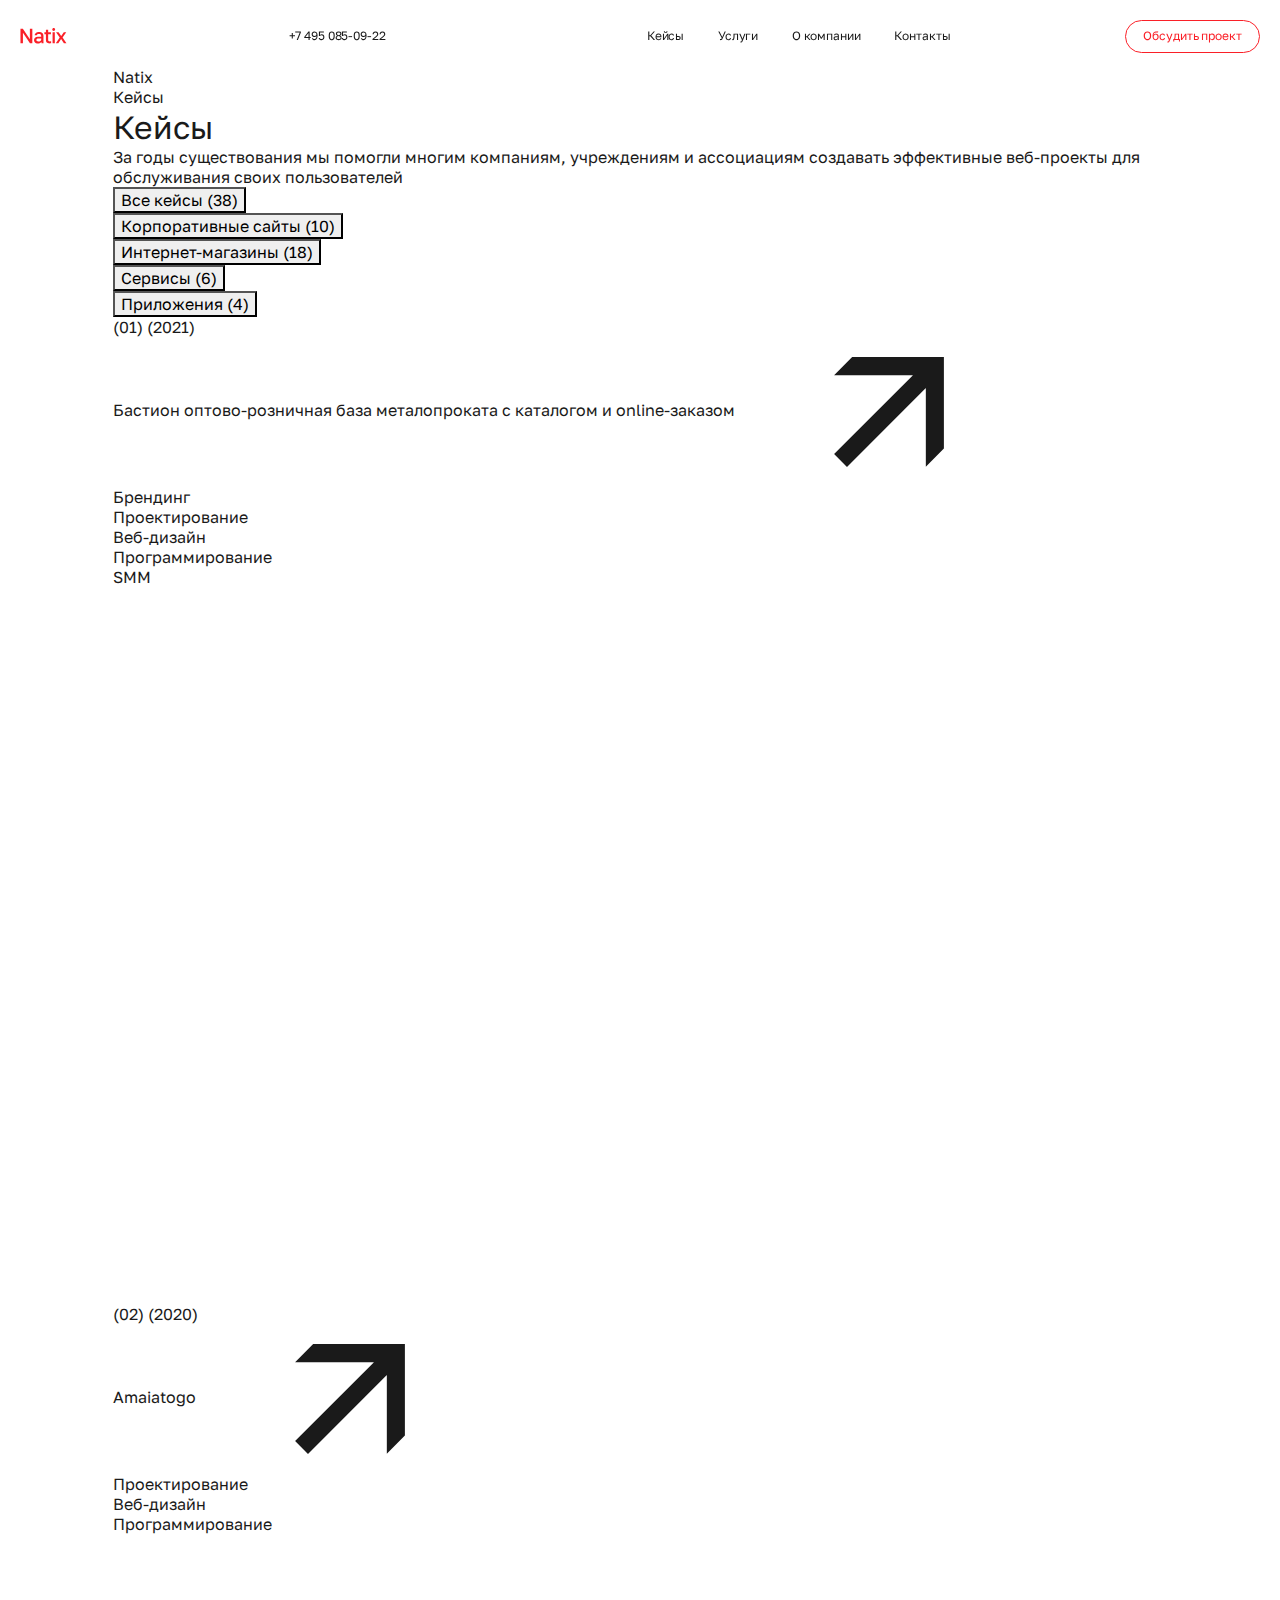
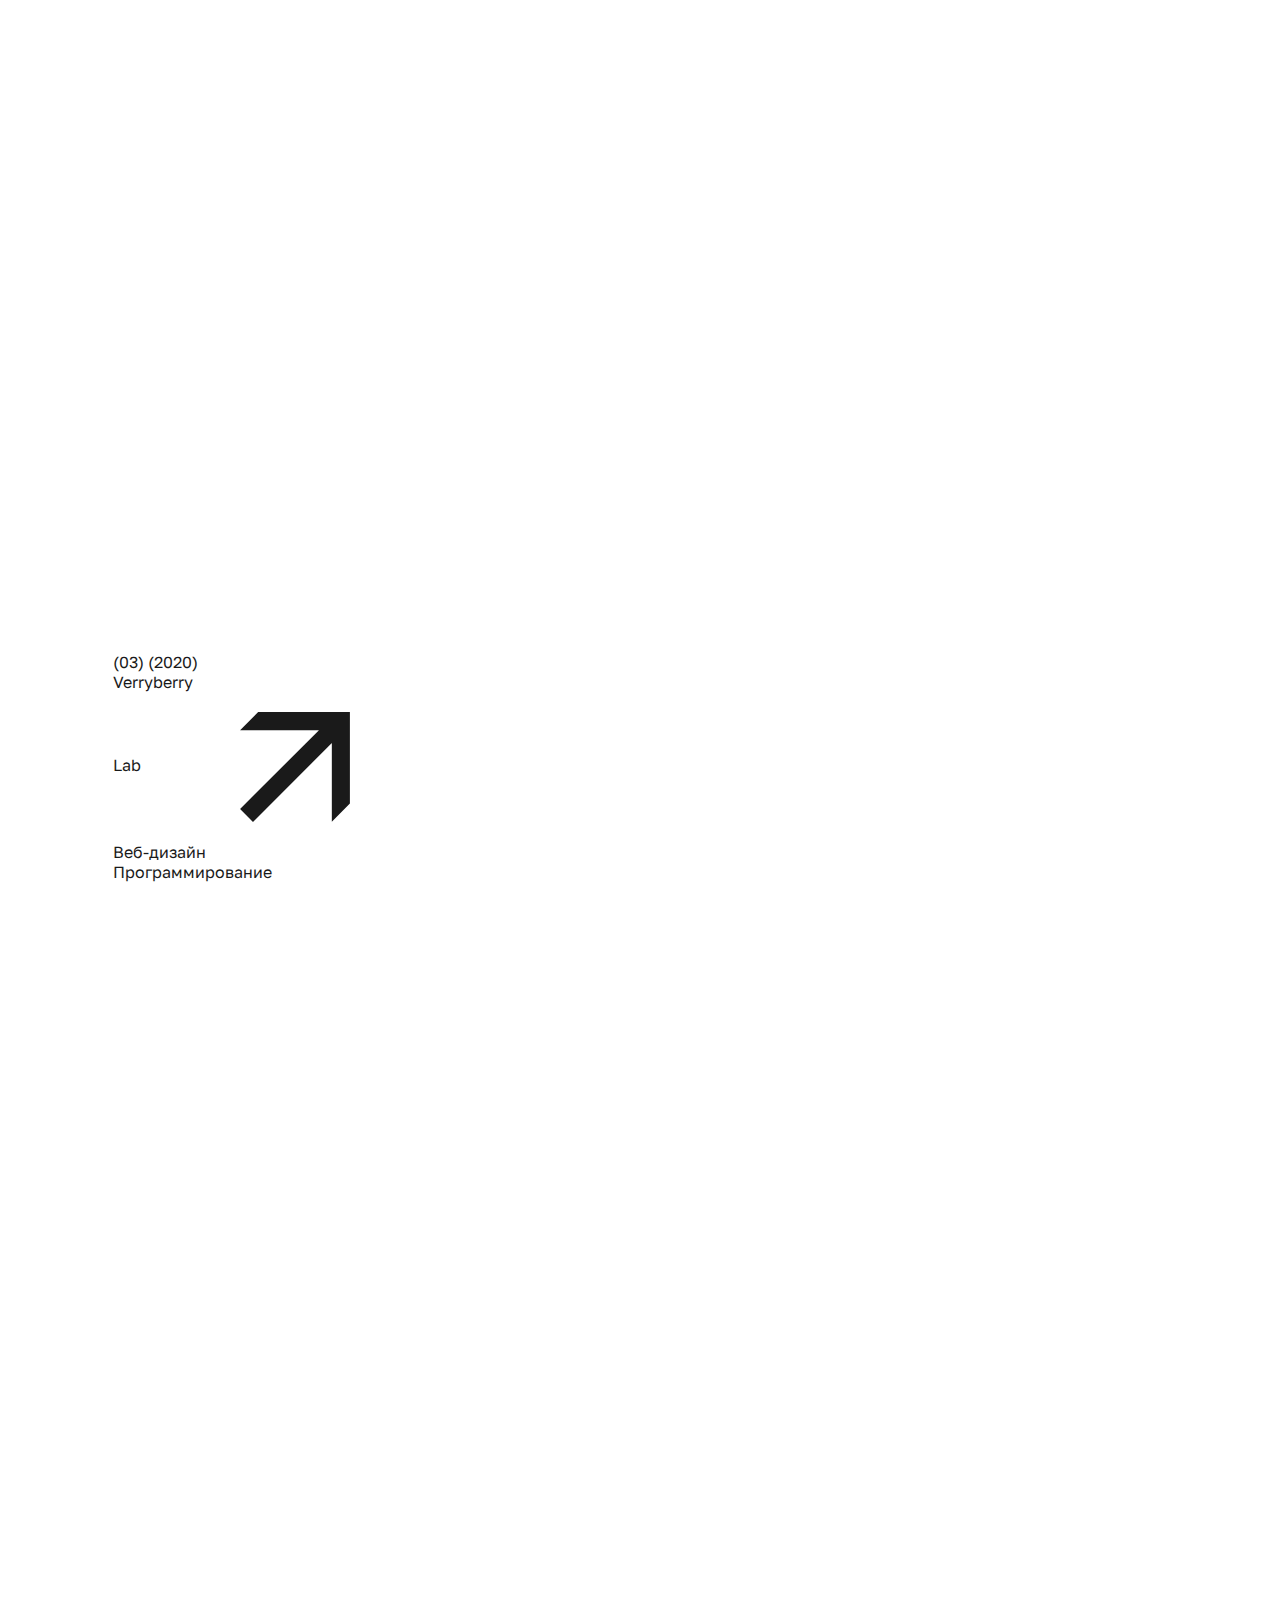
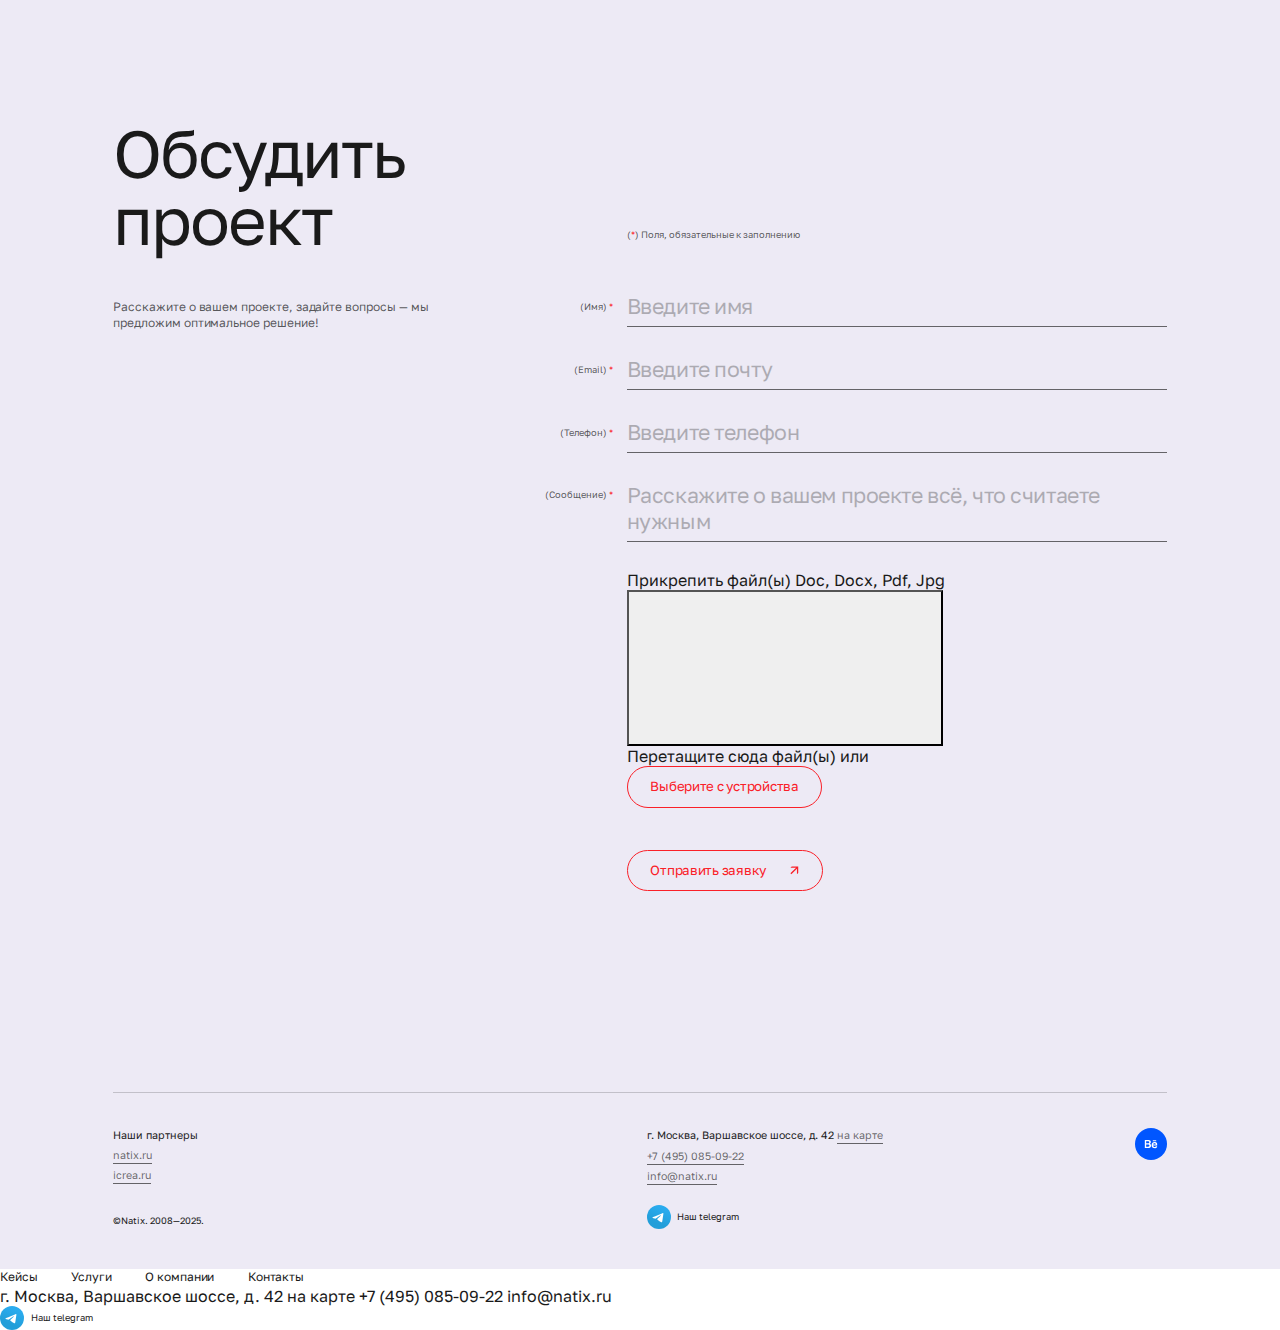
<file: cases.html>
<!DOCTYPE html>
<html lang="ru">

<head>
	<meta charset="UTF-8">
	<meta http-equiv="X-UA-Compatible" content="IE=edge">
	<meta name="viewport" content="width=device-width, initial-scale=1.0">
	<title>Natix - Кейсы</title>
	<meta property="og:title" content="Natix - Кейсы">
	<meta property="og:description" content="Описание">
	<meta property="og:url" content="/">
	<meta property="og:site_name" content="Natix - Кейсы">
	<!-- favicon -->
	<link rel="apple-touch-icon" sizes="180x180" href="img/favicon/apple-touch-icon.png">
	<link rel="icon" type="image/png" sizes="32x32" href="img/favicon/favicon-32x32.png">
	<link rel="icon" type="image/png" sizes="16x16" href="img/favicon/favicon-16x16.png">
	<link rel="manifest" href="img/favicon/site.webmanifest">
	<link rel="mask-icon" href="img/favicon/safari-pinned-tab.svg" color="#5bbad5">
	<meta name="msapplication-TileColor" content="#ffffff">
	<meta name="theme-color" content="#ffffff">
	<!-- styles -->
	<link rel="stylesheet" href="css/vendor.min.css">
	<link rel="stylesheet" href="css/app.min.css">
</head>

<body>
	<!-- wrapper -->
	<div class="wrapper">
		<!-- header -->
		<header class="header" id="header">
			<div class="container container--wide">
				<div class="header__wrapper">
					<div class="header__column">
						<a href="index.html" class="header__logotype">
							<img src="img/logotype.svg" width="71" height="30" alt="Natix">
						</a>
						<a href="#" class="header__link">+7 495 085-09-22</a>
					</div>
					<div class="header__column">
						<nav class="nav header__nav">
							<ul class="nav__list">
								<li class="nav__item">
									<a href="cases.html" class="nav__link">Кейсы</a>
								</li>
								<li class="nav__item">
									<a href="services.html" class="nav__link">Услуги</a>
								</li>
								<li class="nav__item">
									<a href="about.html" class="nav__link">О компании</a>
								</li>
								<li class="nav__item">
									<a href="contacts.html" class="nav__link">Контакты</a>
								</li>
							</ul>
						</nav>
						<a href="#" class="header__btn btn btn--md">Обсудить проект</a>
						<button class="hamburger" id="hamburger-toggle" aria-label="Меню">
							<span class="hamburger__inner"></span>
							<span class="hamburger__inner"></span>
							<span class="hamburger__inner"></span>
						</button>
					</div>
				</div>
			</div>
		</header>
		<!-- end of header -->
		<!-- content -->
		<div class="wrapper__content">
			<!-- cases -->
			<section class="all-cases" id="cases">
				<div class="container">
					<nav class="breadcrumbs" aria-label="Breadcrumb">
						<ol class="breadcrumbs__list">
							<li class="breadcrumbs__item">
								<a href="index.html" class="breadcrumbs__link">Natix</a>
							</li>
							<li class="breadcrumbs__item">
								<span class="breadcrumbs__link">Кейсы</sapn>
							</li>
						</ol>
					</nav>
					<div class="section-heading">
						<div class="section-heading__wrapper">
							<div class="section-heading__group">
								<h2 class="section-heading__title">Кейсы</h2>
							</div>
							<div class="section-heading__group">
								<p class="section-heading__description">За годы существования мы помогли многим компаниям, учреждениям и ассоциациям создавать эффективные веб-проекты для обслуживания своих пользователей</p>
							</div>
						</div>
					</div>
					<div class="tabs">
						<ul class="tabs__list">
							<li class="tabs__item">
								<button class="tabs__tab">Все кейсы <span>(38)</span></button>
							</li>
							<li class="tabs__item">
								<button class="tabs__tab">Корпоративные сайты <span>(10)</span></button>
							</li>
							<li class="tabs__item">
								<button class="tabs__tab">Интернет-магазины <span>(18)</span></button>
							</li>
							<li class="tabs__item">
								<button class="tabs__tab">Сервисы <span>(6)</span></button>
							</li>
							<li class="tabs__item">
								<button class="tabs__tab">Приложения <span>(4)</span></button>
							</li>
						</ul>
					</div>
					<div class="all-cases__wrapper">
						<div class="all-cases-card all-cases__item">
							<div class="all-cases-card__top">
								<span class="all-cases-card__value">(01)</span>
								<span class="all-cases-card__value">(2021)</span>
							</div>
							<a href="#" class="all-cases-card__title">
								<span>Бастион оптово-розничная база металопроката с каталогом и online-заказом</span>
								<svg>
									<use xlink:href="img/sprite.svg#icon-arrow-top-right"></use>
								</svg>
							</a>
							<ul class="all-cases-card__tags">
								<li class="all-cases-card__tags-item">
									<a href="#" class="all-cases-card__tags-elem">Брендинг</a>
								</li>
								<li class="all-cases-card__tags-item">
									<a href="#" class="all-cases-card__tags-elem">Проектирование</a>
								</li>
								<li class="all-cases-card__tags-item">
									<a href="#" class="all-cases-card__tags-elem">Веб-дизайн</a>
								</li>
								<li class="all-cases-card__tags-item">
									<a href="#" class="all-cases-card__tags-elem">Программирование</a>
								</li>
								<li class="all-cases-card__tags-item">
									<a href="#" class="all-cases-card__tags-elem">SMM</a>
								</li>
							</ul>
							<div class="all-cases-card__slider">
								<div class="swiper">
									<div class="swiper-wrapper">
										<div class="swiper-slide">
											<picture class="all-cases-card__img">
												<img src="img/cases-card-01.jpg" alt="Image">
											</picture>
										</div>
										<div class="swiper-slide">
											<picture class="all-cases-card__img">
												<img src="img/cases-card-02.jpg" alt="Image">
											</picture>
										</div>
										<div class="swiper-slide">
											<picture class="all-cases-card__img">
												<img src="img/cases-card-03.jpg" alt="Image">
											</picture>
										</div>
									</div>
								</div>
								<div class="swiper-pagination"></div>
							</div>
						</div>
						<div class="all-cases-card all-cases__item">
							<div class="all-cases-card__top">
								<span class="all-cases-card__value">(02)</span>
								<span class="all-cases-card__value">(2020)</span>
							</div>
							<a href="#" class="all-cases-card__title">
								<span>Amaiatogo</span>
								<svg>
									<use xlink:href="img/sprite.svg#icon-arrow-top-right"></use>
								</svg>
							</a>
							<ul class="all-cases-card__tags">
								<li class="all-cases-card__tags-item">
									<a href="#" class="all-cases-card__tags-elem">Проектирование</a>
								</li>
								<li class="all-cases-card__tags-item">
									<a href="#" class="all-cases-card__tags-elem">Веб-дизайн</a>
								</li>
								<li class="all-cases-card__tags-item">
									<a href="#" class="all-cases-card__tags-elem">Программирование</a>
								</li>
							</ul>
							<div class="all-cases-card__slider">
								<div class="swiper">
									<div class="swiper-wrapper">
										<div class="swiper-slide">
											<picture class="all-cases-card__img">
												<img src="img/cases-card-01.jpg" alt="Image">
											</picture>
										</div>
										<div class="swiper-slide">
											<picture class="all-cases-card__img">
												<img src="img/cases-card-02.jpg" alt="Image">
											</picture>
										</div>
										<div class="swiper-slide">
											<picture class="all-cases-card__img">
												<img src="img/cases-card-03.jpg" alt="Image">
											</picture>
										</div>
									</div>
								</div>
								<div class="swiper-pagination"></div>
							</div>
						</div>
						<div class="all-cases-card all-cases__item">
							<div class="all-cases-card__top">
								<span class="all-cases-card__value">(03)</span>
								<span class="all-cases-card__value">(2020)</span>
							</div>
							<a href="#" class="all-cases-card__title">
								<span>Verryberry <br>Lab</span>
								<svg>
									<use xlink:href="img/sprite.svg#icon-arrow-top-right"></use>
								</svg>
							</a>
							<ul class="all-cases-card__tags">
								<li class="all-cases-card__tags-item">
									<a href="#" class="all-cases-card__tags-elem">Веб-дизайн</a>
								</li>
								<li class="all-cases-card__tags-item">
									<a href="#" class="all-cases-card__tags-elem">Программирование</a>
								</li>
							</ul>
							<div class="all-cases-card__slider">
								<div class="swiper">
									<div class="swiper-wrapper">
										<div class="swiper-slide">
											<picture class="all-cases-card__img">
												<img src="img/cases-card-01.jpg" alt="Image">
											</picture>
										</div>
										<div class="swiper-slide">
											<picture class="all-cases-card__img">
												<img src="img/cases-card-02.jpg" alt="Image">
											</picture>
										</div>
										<div class="swiper-slide">
											<picture class="all-cases-card__img">
												<img src="img/cases-card-03.jpg" alt="Image">
											</picture>
										</div>
									</div>
								</div>
								<div class="swiper-pagination"></div>
							</div>
						</div>
					</div>
				</div>
			</section>
			<!-- end of cases -->
			<!-- discuss project -->
			<section class="discuss-project" id="discuss-project">
				<div class="container">
					<div class="discuss-project__wrap">
						<div class="discuss-project__left">
							<h2 class="discuss-project__heading">Обсудить <br>проект</h2>
							<p class="discuss-project__description">Расскажите о вашем проекте, задайте вопросы — мы предложим оптимальное решение!</p>
						</div>
						<div class="discuss-project__right">
							<span class="discuss-project__help">(<span>*</span>) Поля, обязательные к заполнению</span>
							<form action="#" class="discuss-project-form discuss-project__form">
								<div class="input-field discuss-project-form__input">
									<label for="discuss-project-name" class="input-field__label">(Имя) <span>*</span></label>
									<div class="input-field__inner">
										<input type="text" class="input-field__input" id="discuss-project-name" placeholder="Введите имя">
									</div>
									<span class="input-field__error">Значение введено неверно!</span>
								</div>
								<div class="input-field discuss-project-form__input">
									<label for="discuss-project-email" class="input-field__label">(Email) <span>*</span></label>
									<div class="input-field__inner">
										<input type="email" class="input-field__input" id="discuss-project-email" placeholder="Введите почту">
									</div>
									<span class="input-field__error">Значение введено неверно!</span>
								</div>
								<div class="input-field discuss-project-form__input">
									<label for="discuss-project-tel" class="input-field__label">(Телефон) <span>*</span></label>
									<div class="input-field__inner">
										<input type="tel" class="input-field__input" id="discuss-project-tel" placeholder="Введите телефон">
									</div>
									<span class="input-field__error">Значение введено неверно!</span>
								</div>
								<div class="input-field discuss-project-form__input">
									<label for="discuss-project-name" class="input-field__label">(Сообщение) <span>*</span></label>
									<div class="input-field__inner">
										<textarea class="input-field__textarea" id="discuss-project-message" placeholder="Расскажите о вашем проекте всё, что считаете нужным"></textarea>
									</div>
									<span class="input-field__error">Значение введено неверно!</span>
								</div>
								<div class="attach-files discuss-project-form__attach">
									<div class="attach-files__wrapper">
										<div class="attach-files__top">
											<span class="attach-files__title">Прикрепить файл(ы)</span>
											<span class="attach-files__formats">Doc, Docx, Pdf, Jpg</span>
										</div>
										<div class="attach-files__main">
											<button class="attach-files__attach">
												<svg>
													<use xlink:href="img/sprite.svg#icon-attach"></use>
												</svg>
											</button>
										</div>
										<div class="attach-files__bottom">
											<span class="attach-files__help">Перетащите сюда файл(ы) или</span>
											<button class="attach-files__attach-btn btn btn--sm btn--dark">Выберите с устройства</button>
										</div>
									</div>
								</div>
								<button class="discuss-project-form__btn btn">
									<span>Отправить заявку</span>
									<svg>
										<use xlink:href="img/sprite.svg#icon-arrow-top-right"></use>
									</svg>
								</button>
							</form>
						</div>
					</div>
				</div>
			</section>
			<!-- end of discuss project -->
		</div>
		<!-- end of content -->
		<!-- footer -->
		<footer class="footer" id="footer">
			<div class="container">
				<div class="footer__wrapper">
					<div class="footer__column">
						<div class="footer__block">
							<ul class="footer__list">
								<li class="footer__list-item">
									<span class="footer__value">Наши партнеры</span>
								</li>
								<li class="footer__list-item">
									<a href="#" class="footer__link">natix.ru</a>
								</li>
								<li class="footer__list-item">
									<a href="#" class="footer__link">icrea.ru</a>
								</li>
							</ul>
							<p class="footer__copyright">©Natix. 2008—2025.</p>
						</div>
					</div>
					<div class="footer__column">
						<div class="footer__block">
							<ul class="footer__list">
								<li class="footer__list-item">
									<address class="footer__value">г. Москва, Варшавское шоссе, д. 42 <a href="#">на карте</a></address>
								</li>
								<li class="footer__list-item">
									<a href="tel:+74950850922" class="footer__link">+7 (495) 085-09-22</a>
								</li>
								<li class="footer__list-item">
									<a href="mailto:info@natix.ru" class="footer__link">info@natix.ru</a>
								</li>
							</ul>
							<div class="c-contacts footer__contacts">
								<ul class="c-contacts__list">
									<li class="c-contacts__item">
										<a href="#" class="c-contacts__link">
											<img src="img/icon-tg.svg" alt="Icon">
											<span>Наш telegram</span>
										</a>
									</li>
								</ul>
							</div>
						</div>
						<div class="footer__block">
							<div class="c-socnav footer__socnav">
								<ul class="c-socnav__list">
									<li class="c-socnav__item">
										<a href="#" class="c-socnav__link">
											<img src="img/icon-be.svg" alt="Icon">
										</a>
									</li>
								</ul>
							</div>
						</div>
					</div>
				</div>
			</div>
		</footer>
		<!-- end of footer -->
	</div>
	<!-- end of wrapper -->
	<!-- mobile menu -->
	<div class="mobile-menu" id="mobile-menu">
		<div class="mobile-menu__wrap">
			<nav class="nav mobile-menu__nav">
				<ul class="nav__list">
					<li class="nav__item">
						<a href="cases.html" class="nav__link">Кейсы</a>
					</li>
					<li class="nav__item">
						<a href="services.html" class="nav__link">Услуги</a>
					</li>
					<li class="nav__item">
						<a href="about.html" class="nav__link">О компании</a>
					</li>
					<li class="nav__item">
						<a href="contacts.html" class="nav__link">Контакты</a>
					</li>
				</ul>
			</nav>
			<div class="mobile-menu__bottom">
				<span class="mobile-menu__value">г. Москва, Варшавское шоссе, д. 42 <a href="#">на карте</a></span>
				<a href="tel:+74950850922" class="mobile-menu__value">+7 (495) 085-09-22</a>
				<a href="mailto:info@natix.ru" class="mobile-menu__value">info@natix.ru</a>
				<div class="c-contacts mobile-menu__contacts">
					<ul class="c-contacts__list">
						<li class="c-contacts__item">
							<a href="#" class="c-contacts__link">
								<img src="img/icon-tg.svg" alt="Icon">
								<span>Наш telegram</span>
							</a>
						</li>
					</ul>
				</div>
			</div>
		</div>
	</div>
	<!-- end of mobile menu -->
	<!-- scripts -->
	<script src="js/vendor.min.js"></script>
	<script src="js/app.min.js"></script>
</body>

</html>
</file>
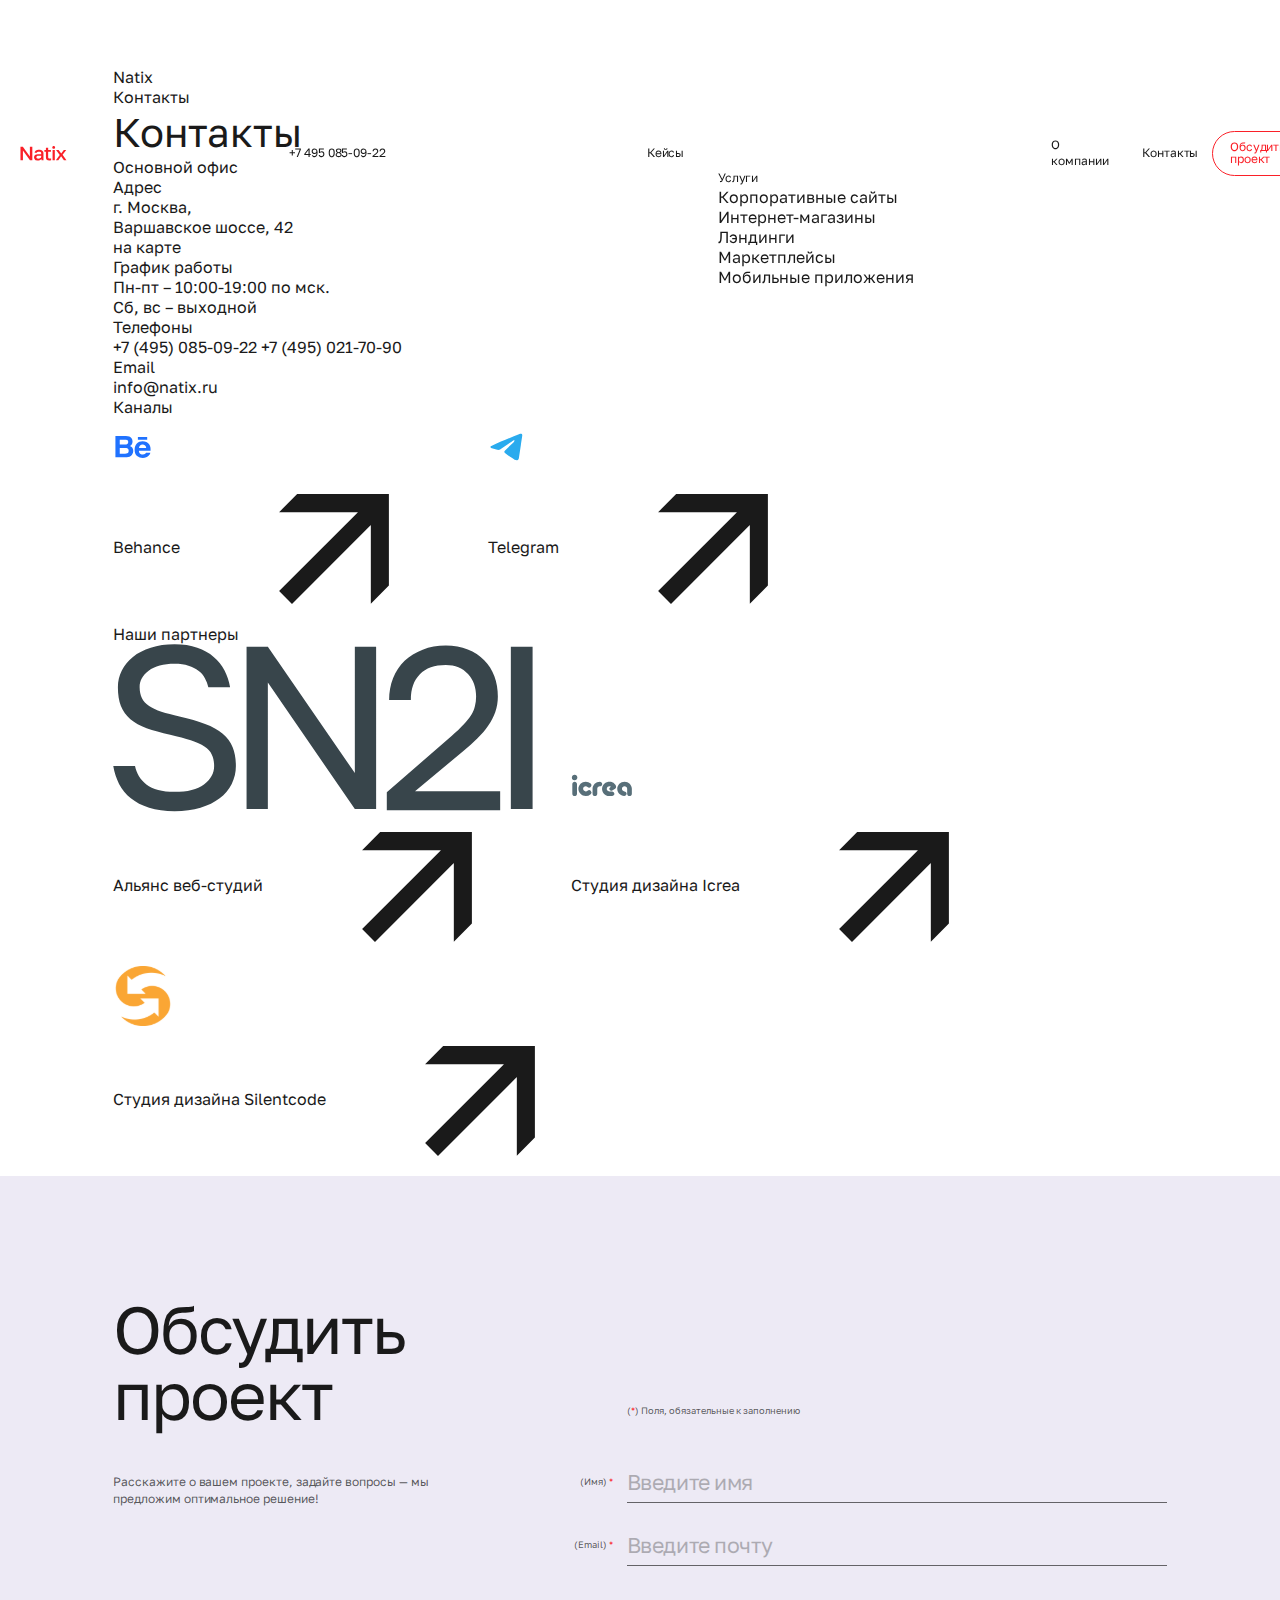
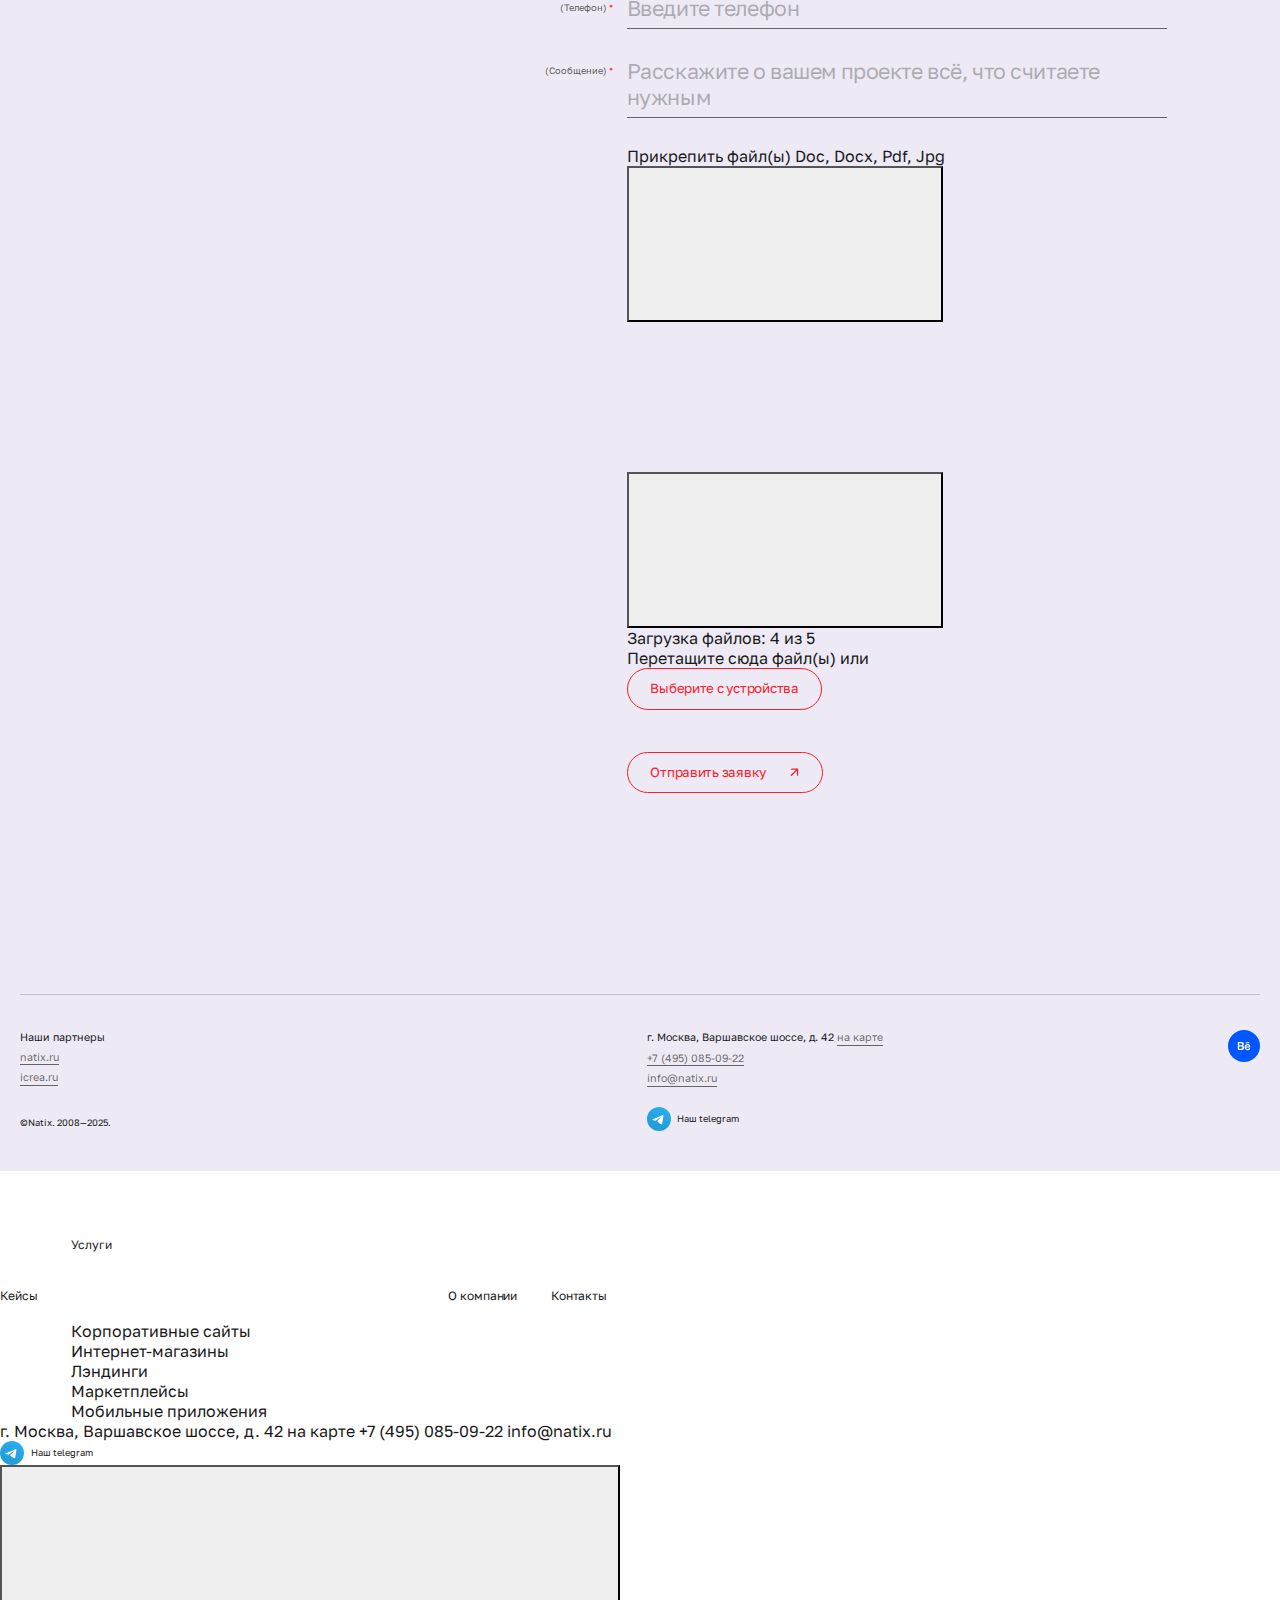
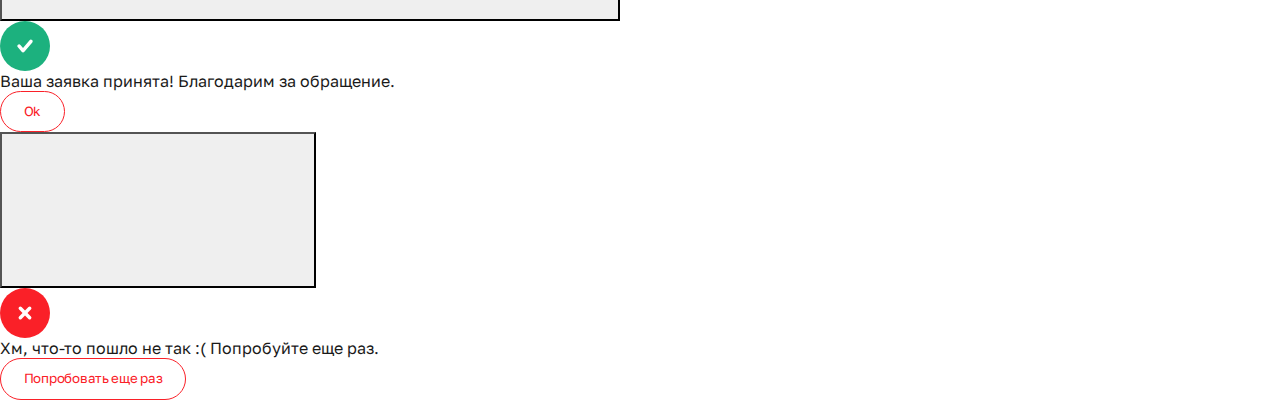
<file: contacts.html>
<!DOCTYPE html>
<html lang="ru">

<head>
	<meta charset="UTF-8">
	<meta http-equiv="X-UA-Compatible" content="IE=edge">
	<meta name="viewport" content="width=device-width, initial-scale=1.0">
	<title>Natix - Контакты</title>
	<meta property="og:title" content="Natix - Контакты">
	<meta property="og:description" content="Описание">
	<meta property="og:url" content="/">
	<meta property="og:site_name" content="Natix - Контакты">
	<!-- favicon -->
	<link rel="icon" type="image/png" href="img/favicon/favicon-96x96.png" sizes="96x96">
	<link rel="icon" type="image/svg+xml" href="img/favicon/favicon.svg">
	<link rel="shortcut icon" href="img/favicon/favicon.ico">
	<link rel="apple-touch-icon" sizes="180x180" href="img/favicon/apple-touch-icon.png">
	<meta name="apple-mobile-web-app-title" content="Natix">
	<link rel="manifest" href="img/favicon/site.webmanifest">
	<!-- styles -->
	<link rel="stylesheet" href="css/vendor.min.css">
	<link rel="stylesheet" href="css/app.min.css">
</head>

<body>
	<!-- wrapper -->
	<div class="wrapper">
		<!-- header -->
		<header class="header" id="header">
			<div class="container container--wide">
				<div class="header__wrapper">
					<div class="header__column">
						<a href="index.html" class="header__logotype">
							<img src="img/logotype.svg" width="71" height="30" alt="Natix">
						</a>
						<a href="tel:+74950850922" class="header__link">+7 495 085-09-22</a>
					</div>
					<div class="header__column">
						<nav class="nav header__nav">
							<ul class="nav__list">
								<li class="nav__item ">
									<a href="cases.html" class="nav__link">Кейсы</a>
								</li>
								<li class="nav__item ">
									<div class="nav__elem">
										<a href="services.html" class="nav__link">
											<svg>
												<use xlink:href="img/sprite.svg#icon-caret"></use>
											</svg>
											<span>Услуги</span>
										</a>
										<div class="nav__dropdown">
											<ul class="nav__sublist">
												<li class="nav__subitem">
													<a href="service-01.html" class="nav__sublink">Корпоративные сайты</a>
												</li>
												<li class="nav__subitem">
													<a href="service-02.html" class="nav__sublink">Интернет-магазины</a>
												</li>
												<li class="nav__subitem">
													<a href="service-03.html" class="nav__sublink">Лэндинги</a>
												</li>
												<li class="nav__subitem">
													<a href="service-04.html" class="nav__sublink">Маркетплейсы</a>
												</li>
												<li class="nav__subitem">
													<a href="service-05.html" class="nav__sublink">Мобильные приложения</a>
												</li>
											</ul>
										</div>
									</div>
								</li>
								<li class="nav__item ">
									<a href="about.html" class="nav__link">О компании</a>
								</li>
								<li class="nav__item is--active">
									<a href="contacts.html" class="nav__link">Контакты</a>
								</li>
							</ul>
						</nav>
						<a href="#discuss-project" class="header__btn btn btn--md">Обсудить проект</a>
						<button class="hamburger" id="hamburger-toggle" aria-label="Меню">
							<span class="hamburger__inner"></span>
							<span class="hamburger__inner"></span>
							<span class="hamburger__inner"></span>
						</button>
					</div>
				</div>
			</div>
		</header>
		<!-- end of header -->
		<!-- content -->
		<div class="wrapper__content">
			<!-- contacts -->
			<section class="contacts" id="contacts">
				<div class="container">
					<nav class="breadcrumbs" aria-label="Breadcrumb">
						<ol class="breadcrumbs__list">
							<li class="breadcrumbs__item">
								<a href="index.html" class="breadcrumbs__link">Natix</a>
							</li>
							<li class="breadcrumbs__item">
								<span class="breadcrumbs__link">Контакты</span>
							</li>
						</ol>
					</nav>
					<div class="section-heading">
						<div class="section-heading__wrapper">
							<div class="section-heading__group">
								<h1 class="section-heading__title">Контакты</h1>
							</div>
							<div class="section-heading__group"></div>
						</div>
					</div>
					<div class="contacts__wrap">
						<div class="contacts__left">
							<span class="contacts__label">Основной офис</span>
						</div>
						<div class="contacts__right">
							<div class="contacts__inner">
								<div class="contacts__item">
									<span class="contacts__subtitle">Адрес</span>
								</div>
								<div class="contacts__item">
									<address class="contacts__value">г. Москва, <br>Варшавское шоссе, 42 <br><a href="#">на карте</a></address>
								</div>
							</div>
							<div class="contacts__inner">
								<div class="contacts__item">
									<span class="contacts__subtitle">График работы</span>
								</div>
								<div class="contacts__item">
									<span class="contacts__value">
										Пн-пт – 10:00-19:00 по мск.<br>
										Сб, вс – выходной
									</span>
								</div>
							</div>
							<div class="contacts__inner">
								<div class="contacts__item">
									<span class="contacts__subtitle">Телефоны</span>
								</div>
								<div class="contacts__item">
									<a href="tel:+74950850922" class="contacts__value">+7 (495) 085-09-22</a>
									<a href="tel:+74950217090" class="contacts__value">+7 (495) 021-70-90</a>
								</div>
							</div>
							<div class="contacts__inner">
								<div class="contacts__item">
									<span class="contacts__subtitle">Email</span>
								</div>
								<div class="contacts__item">
									<a href="mailto:info@natix.ru" class="contacts__value">info@natix.ru</a>
								</div>
							</div>
							<div class="contacts__inner">
								<div class="contacts__item">
									<span class="contacts__subtitle">Каналы</span>
								</div>
								<div class="contacts__item">
									<a href="#" class="contacts__link">
										<picture>
											<img src="img/icon-be-default.svg" alt="Icon">
										</picture>
										<span>Behance</span>
										<svg>
											<use xlink:href="img/sprite.svg#icon-arrow-top-right"></use>
										</svg>
									</a>
									<a href="#" class="contacts__link">
										<picture>
											<img src="img/icon-tg-default.svg" alt="Icon">
										</picture>
										<span>Telegram</span>
										<svg>
											<use xlink:href="img/sprite.svg#icon-arrow-top-right"></use>
										</svg>
									</a>
								</div>
							</div>
						</div>
					</div>
					<div class="contacts__wrap">
						<div class="contacts__left">
							<span class="contacts__label">Наши партнеры</span>
						</div>
						<div class="contacts__right">
							<div class="contacts__inner">
								<div class="contacts__item"></div>
								<div class="contacts__item">
									<a href="#" class="contacts__link">
										<picture>
											<img src="img/sn2i.svg" alt="Icon">
										</picture>
										<span>Альянс веб-студий</span>
										<svg>
											<use xlink:href="img/sprite.svg#icon-arrow-top-right"></use>
										</svg>
									</a>
									<a href="#" class="contacts__link">
										<picture>
											<img src="img/icrea.svg" alt="Icon">
										</picture>
										<span>Студия дизайна Icrea</span>
										<svg>
											<use xlink:href="img/sprite.svg#icon-arrow-top-right"></use>
										</svg>
									</a>
									<a href="#" class="contacts__link">
										<picture>
											<img src="img/silentcode.svg" alt="Icon">
										</picture>
										<span>Студия дизайна Silentcode</span>
										<svg>
											<use xlink:href="img/sprite.svg#icon-arrow-top-right"></use>
										</svg>
									</a>
								</div>
							</div>
						</div>
					</div>
				</div>
			</section>
			<!-- end of contacts -->
			<!-- discuss project -->
			<section class="discuss-project" id="discuss-project">
				<div class="container">
					<div class="discuss-project__wrap">
						<div class="discuss-project__left">
							<span class="discuss-project__heading">Обсудить <br>проект</span>
							<p class="discuss-project__description">Расскажите о вашем проекте, задайте вопросы — мы предложим оптимальное решение!</p>
						</div>
						<div class="discuss-project__right">
							<span class="discuss-project__help">(<span>*</span>) Поля, обязательные к заполнению</span>
							<form action="#" class="discuss-project-form discuss-project__form" method="POST" novalidate enctype="multipart/form-data">
								<div class="input-field discuss-project-form__input">
									<label for="discuss-project-name" class="input-field__label">(Имя) <span>*</span></label>
									<div class="input-field__inner">
										<input type="text" name="name" class="input-field__input" id="discuss-project-name" placeholder="Введите имя" data-required>
									</div>
									<span class="input-field__error">Значение введено неверно!</span>
								</div>
								<div class="input-field discuss-project-form__input">
									<label for="discuss-project-email" class="input-field__label">(Email) <span>*</span></label>
									<div class="input-field__inner">
										<input type="email" name="email" class="input-field__input" id="discuss-project-email" placeholder="Введите почту" data-required>
									</div>
									<span class="input-field__error">Значение введено неверно!</span>
								</div>
								<div class="input-field discuss-project-form__input">
									<label for="discuss-project-tel" class="input-field__label">(Телефон) <span>*</span></label>
									<div class="input-field__inner">
										<input type="tel" name="tel" class="input-field__input" id="discuss-project-tel" placeholder="Введите телефон" data-inputmask="'mask': '+7 (999) 999-99-99'" data-required>
									</div>
									<span class="input-field__error">Значение введено неверно!</span>
								</div>
								<div class="input-field discuss-project-form__input">
									<label for="discuss-project-name" class="input-field__label">(Сообщение) <span>*</span></label>
									<div class="input-field__inner">
										<textarea name="message" class="input-field__textarea" id="discuss-project-message" placeholder="Расскажите о вашем проекте всё, что считаете нужным" data-required></textarea>
									</div>
									<span class="input-field__error">Значение введено неверно!</span>
								</div>
								<div class="attach-files discuss-project-form__attach">
									<div class="attach-files__wrapper">
										<div class="attach-files__top">
											<span class="attach-files__title">Прикрепить файл(ы)</span>
											<span class="attach-files__formats">Doc, Docx, Pdf, Jpg</span>
										</div>
										<div class="attach-files__main">
											<input type="file" name="attachments[]" multiple accept=".doc,.docx,.pdf,.jpg,.jpeg" class="attach-files__input" hidden>
											<button class="attach-files__attach" aria-label="Прикрепить">
												<svg>
													<use xlink:href="img/sprite.svg#icon-attach"></use>
												</svg>
											</button>
											<div class="attach-files-list attach-files__list">
												<div class="attach-files-list__wrapper">
													<div class="attach-files-list__item">
														<svg class="attach-files-list__icon">
															<use xlink:href="img/sprite.svg#icon-pdf"></use>
														</svg>
														<span class="attach-files-list__title"></span>
														<button class="attach-files-list__delete">
															<svg>
																<use xlink:href="img/sprite.svg#icon-close"></use>
															</svg>
														</button>
													</div>
												</div>
												<div class="attach-files-list__progress">
													<div class="attach-files-list__progress-bar">
														<span class="attach-files-list__progress-fill"></span>
													</div>
													<span class="attach-files-list__progress-value">Загрузка файлов: 4 из 5</span>
												</div>
											</div>
										</div>
										<div class="attach-files__bottom">
											<span class="attach-files__help">Перетащите сюда файл(ы) или</span>
											<button class="attach-files__attach-btn btn btn--sm btn--dark">Выберите с устройства</button>
										</div>
									</div>
								</div>
								<button class="discuss-project-form__btn btn">
									<span>Отправить заявку</span>
									<svg>
										<use xlink:href="img/sprite.svg#icon-arrow-top-right"></use>
									</svg>
								</button>
							</form>
						</div>
					</div>
				</div>
			</section>
			<!-- end of discuss project -->
		</div>
		<!-- end of content -->
		<!-- footer -->
		<footer class="footer" id="footer">
			<div class="container container--wide">
				<div class="footer__wrapper">
					<div class="footer__column">
						<div class="footer__block">
							<ul class="footer__list">
								<li class="footer__list-item">
									<span class="footer__value">Наши партнеры</span>
								</li>
								<li class="footer__list-item">
									<a href="#" class="footer__link">natix.ru</a>
								</li>
								<li class="footer__list-item">
									<a href="#" class="footer__link">icrea.ru</a>
								</li>
							</ul>
							<p class="footer__copyright">©Natix. 2008—2025.</p>
						</div>
					</div>
					<div class="footer__column">
						<div class="footer__block">
							<ul class="footer__list">
								<li class="footer__list-item">
									<address class="footer__value">г. Москва, Варшавское шоссе, д. 42 <a href="#">на карте</a></address>
								</li>
								<li class="footer__list-item">
									<a href="tel:+74950850922" class="footer__link">+7 (495) 085-09-22</a>
								</li>
								<li class="footer__list-item">
									<a href="mailto:info@natix.ru" class="footer__link">info@natix.ru</a>
								</li>
							</ul>
							<div class="c-contacts footer__contacts">
								<ul class="c-contacts__list">
									<li class="c-contacts__item">
										<a href="#" class="c-contacts__link">
											<img src="img/icon-tg.svg" alt="Icon">
											<span>Наш telegram</span>
										</a>
									</li>
								</ul>
							</div>
						</div>
						<div class="footer__block">
							<div class="c-socnav footer__socnav">
								<ul class="c-socnav__list">
									<li class="c-socnav__item">
										<a href="#" class="c-socnav__link">
											<img src="img/icon-be.svg" alt="Icon">
										</a>
									</li>
								</ul>
							</div>
						</div>
					</div>
				</div>
			</div>
		</footer>
		<!-- end of footer -->
	</div>
	<!-- end of wrapper -->
	<!-- mobile menu -->
	<div class="mobile-menu" id="mobile-menu">
		<div class="mobile-menu__wrap">
			<nav class="nav mobile-menu__nav">
				<ul class="nav__list">
					<li class="nav__item ">
						<a href="cases.html" class="nav__link">Кейсы</a>
					</li>
					<li class="nav__item ">
						<div class="nav__elem">
							<a href="services.html" class="nav__link">
								<span>Услуги</span>
								<svg>
									<use xlink:href="img/sprite.svg#icon-caret"></use>
								</svg>
							</a>
							<div class="nav__dropdown">
								<ul class="nav__sublist">
									<li class="nav__subitem">
										<a href="service-01.html" class="nav__sublink">Корпоративные сайты</a>
									</li>
									<li class="nav__subitem">
										<a href="service-02.html" class="nav__sublink">Интернет-магазины</a>
									</li>
									<li class="nav__subitem">
										<a href="service-03.html" class="nav__sublink">Лэндинги</a>
									</li>
									<li class="nav__subitem">
										<a href="service-04.html" class="nav__sublink">Маркетплейсы</a>
									</li>
									<li class="nav__subitem">
										<a href="service-05.html" class="nav__sublink">Мобильные приложения</a>
									</li>
								</ul>
							</div>
						</div>
					</li>
					<li class="nav__item ">
						<a href="about.html" class="nav__link">О компании</a>
					</li>
					<li class="nav__item is--active">
						<a href="contacts.html" class="nav__link">Контакты</a>
					</li>
				</ul>
			</nav>
			<div class="mobile-menu__bottom">
				<span class="mobile-menu__value">г. Москва, Варшавское шоссе, д. 42 <a href="#">на карте</a></span>
				<a href="tel:+74950850922" class="mobile-menu__value">+7 (495) 085-09-22</a>
				<a href="mailto:info@natix.ru" class="mobile-menu__value">info@natix.ru</a>
				<div class="c-contacts mobile-menu__contacts">
					<ul class="c-contacts__list">
						<li class="c-contacts__item">
							<a href="#" class="c-contacts__link">
								<img src="img/icon-tg.svg" alt="Icon">
								<span>Наш telegram</span>
							</a>
						</li>
					</ul>
				</div>
			</div>
		</div>
	</div>
	<!-- end of mobile menu -->
	<!-- popups -->
	<div class="popup" id="popup-success">
		<div class="popup__wrap">
			<div class="popup__wrapper">
				<button class="popup__close-btn popup__close" aria-label="Закрыть">
					<svg class="popup__close-icon popup__close-icon--default">
						<use xlink:href="img/sprite.svg#icon-close-thin"></use>
					</svg>
					<svg class="popup__close-icon popup__close-icon--mobile">
						<use xlink:href="img/sprite.svg#icon-close-bold"></use>
					</svg>
				</button>
				<picture class="popup__icon">
					<img src="img/icon-success.svg" alt="Image">
				</picture>
				<div class="popup__body">
					<span class="popup__title">Ваша заявка принята!</span>
					<span class="popup__description">Благодарим за обращение.</span>
				</div>
				<div class="popup__bottom">
					<button class="popup__btn popup__close btn btn--dark">Ok</button>
				</div>
			</div>
		</div>
	</div>
	<div class="popup" id="popup-error">
		<div class="popup__wrap">
			<div class="popup__wrapper">
				<button class="popup__close-btn popup__close" aria-label="Закрыть">
					<svg>
						<use xlink:href="img/sprite.svg#icon-close-thin"></use>
					</svg>
				</button>
				<picture class="popup__icon">
					<img src="img/icon-error.svg" alt="Image">
				</picture>
				<div class="popup__body">
					<span class="popup__title">Хм, что-то пошло не так :(</span>
					<span class="popup__description">Попробуйте еще раз.</span>
				</div>
				<div class="popup__bottom">
					<button class="popup__btn popup__close btn btn--dark">Попробовать еще раз</button>
				</div>
			</div>
		</div>
	</div>
	<!-- end of popups -->
	<!-- scripts -->
	<script src="js/vendor.min.js"></script>
	<script src="js/app.min.js"></script>
</body>

</html>
</file>
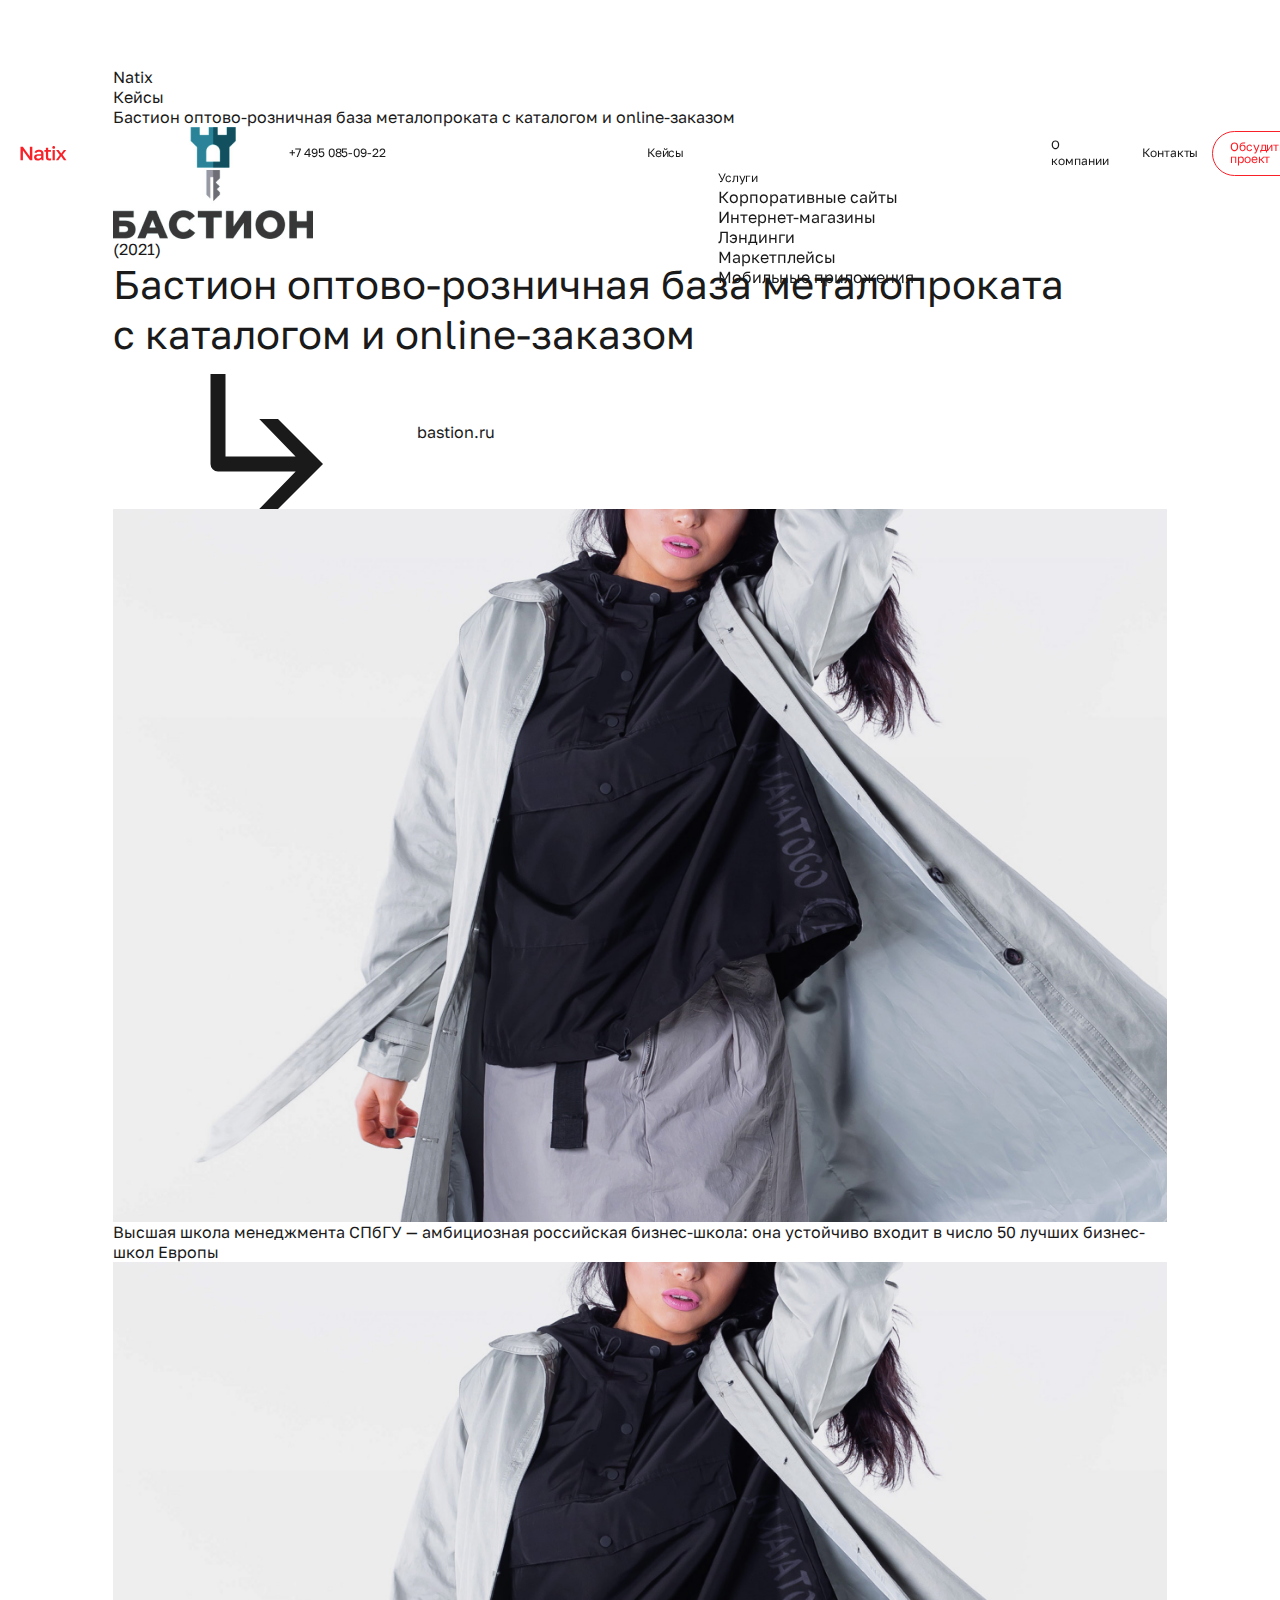
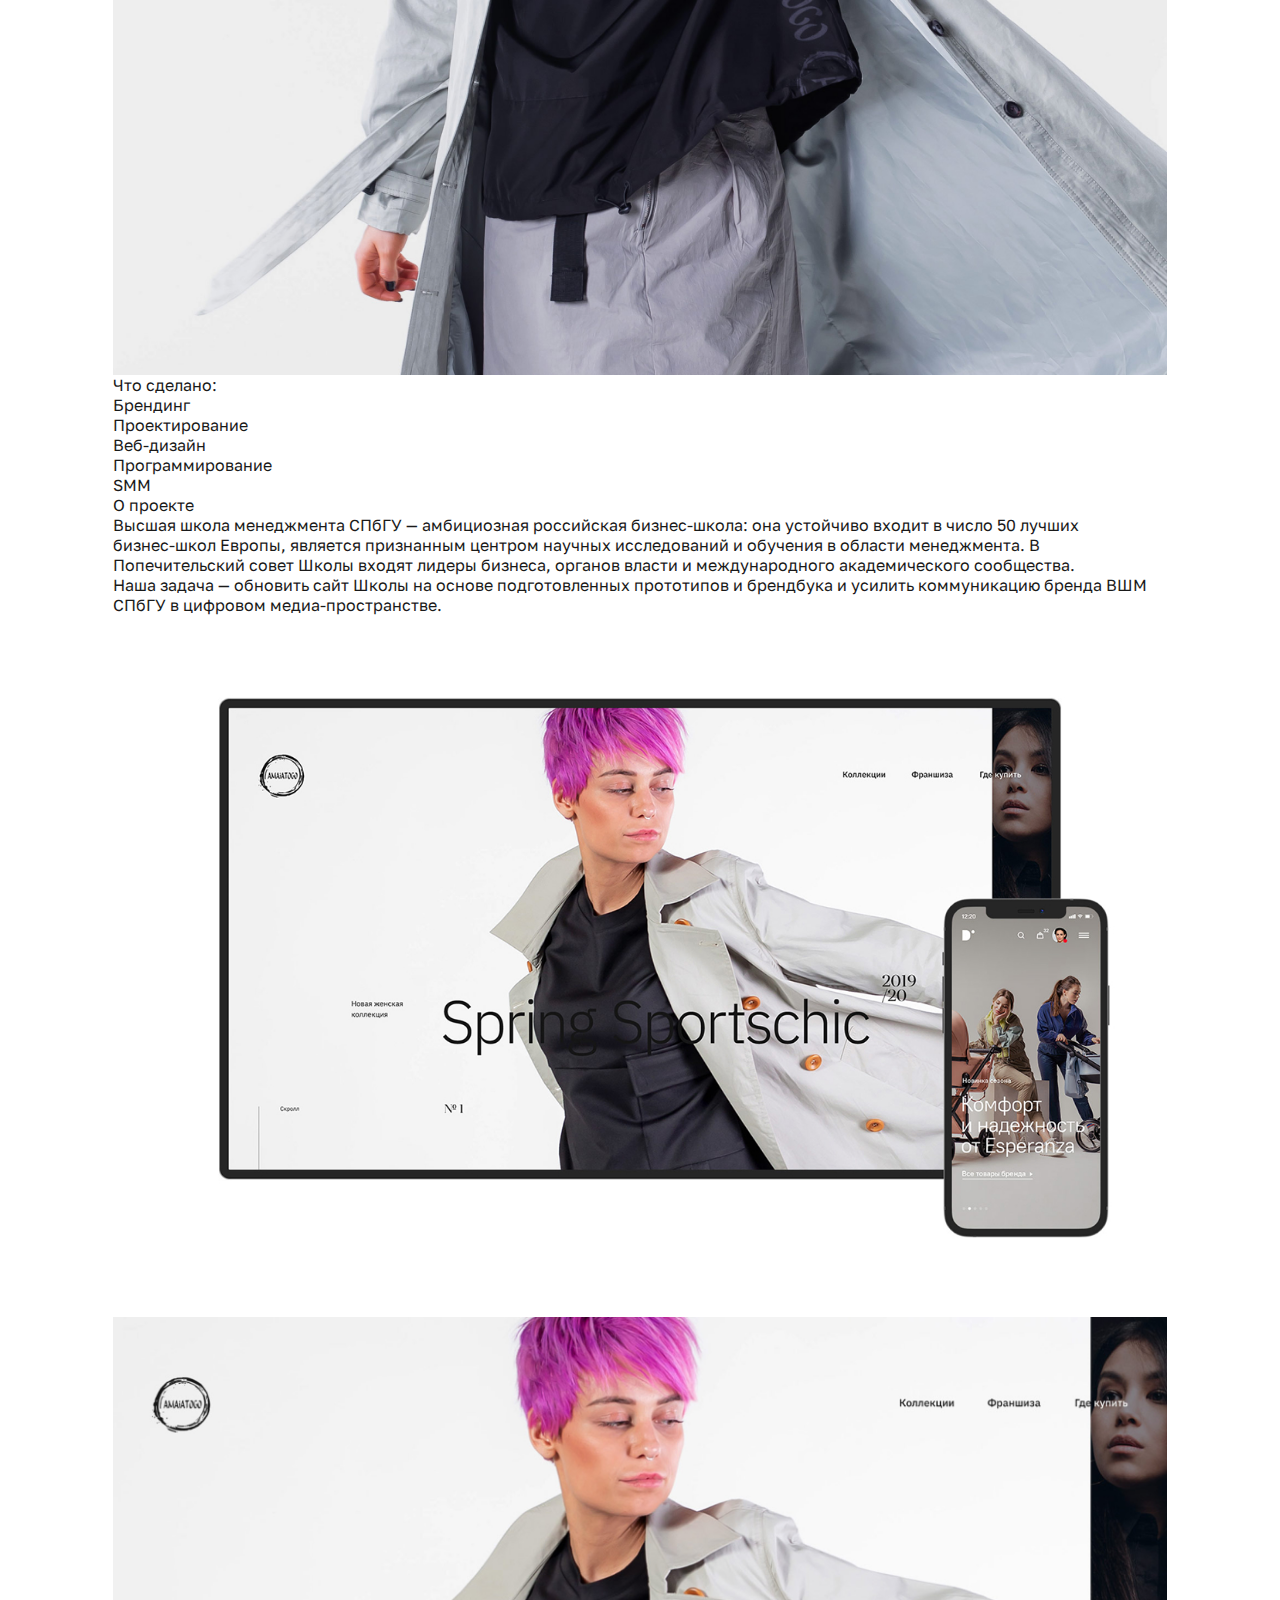
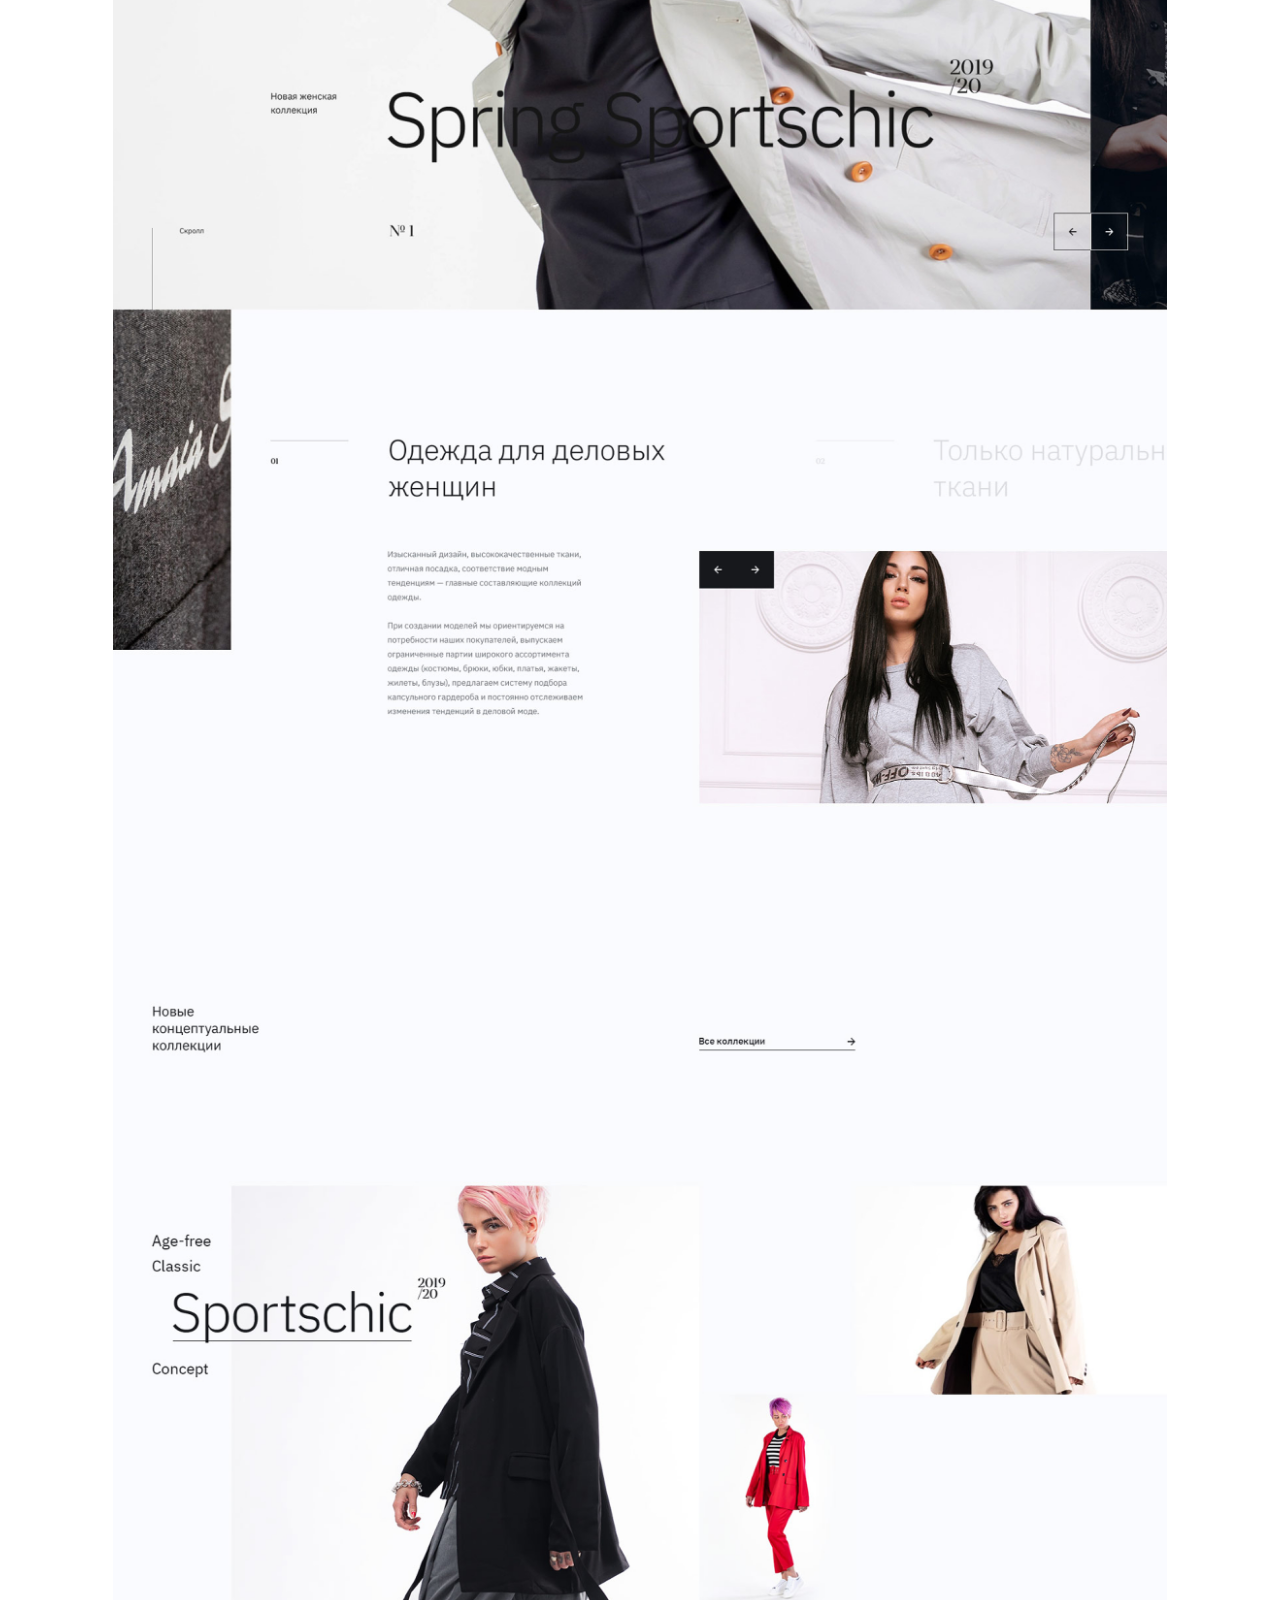
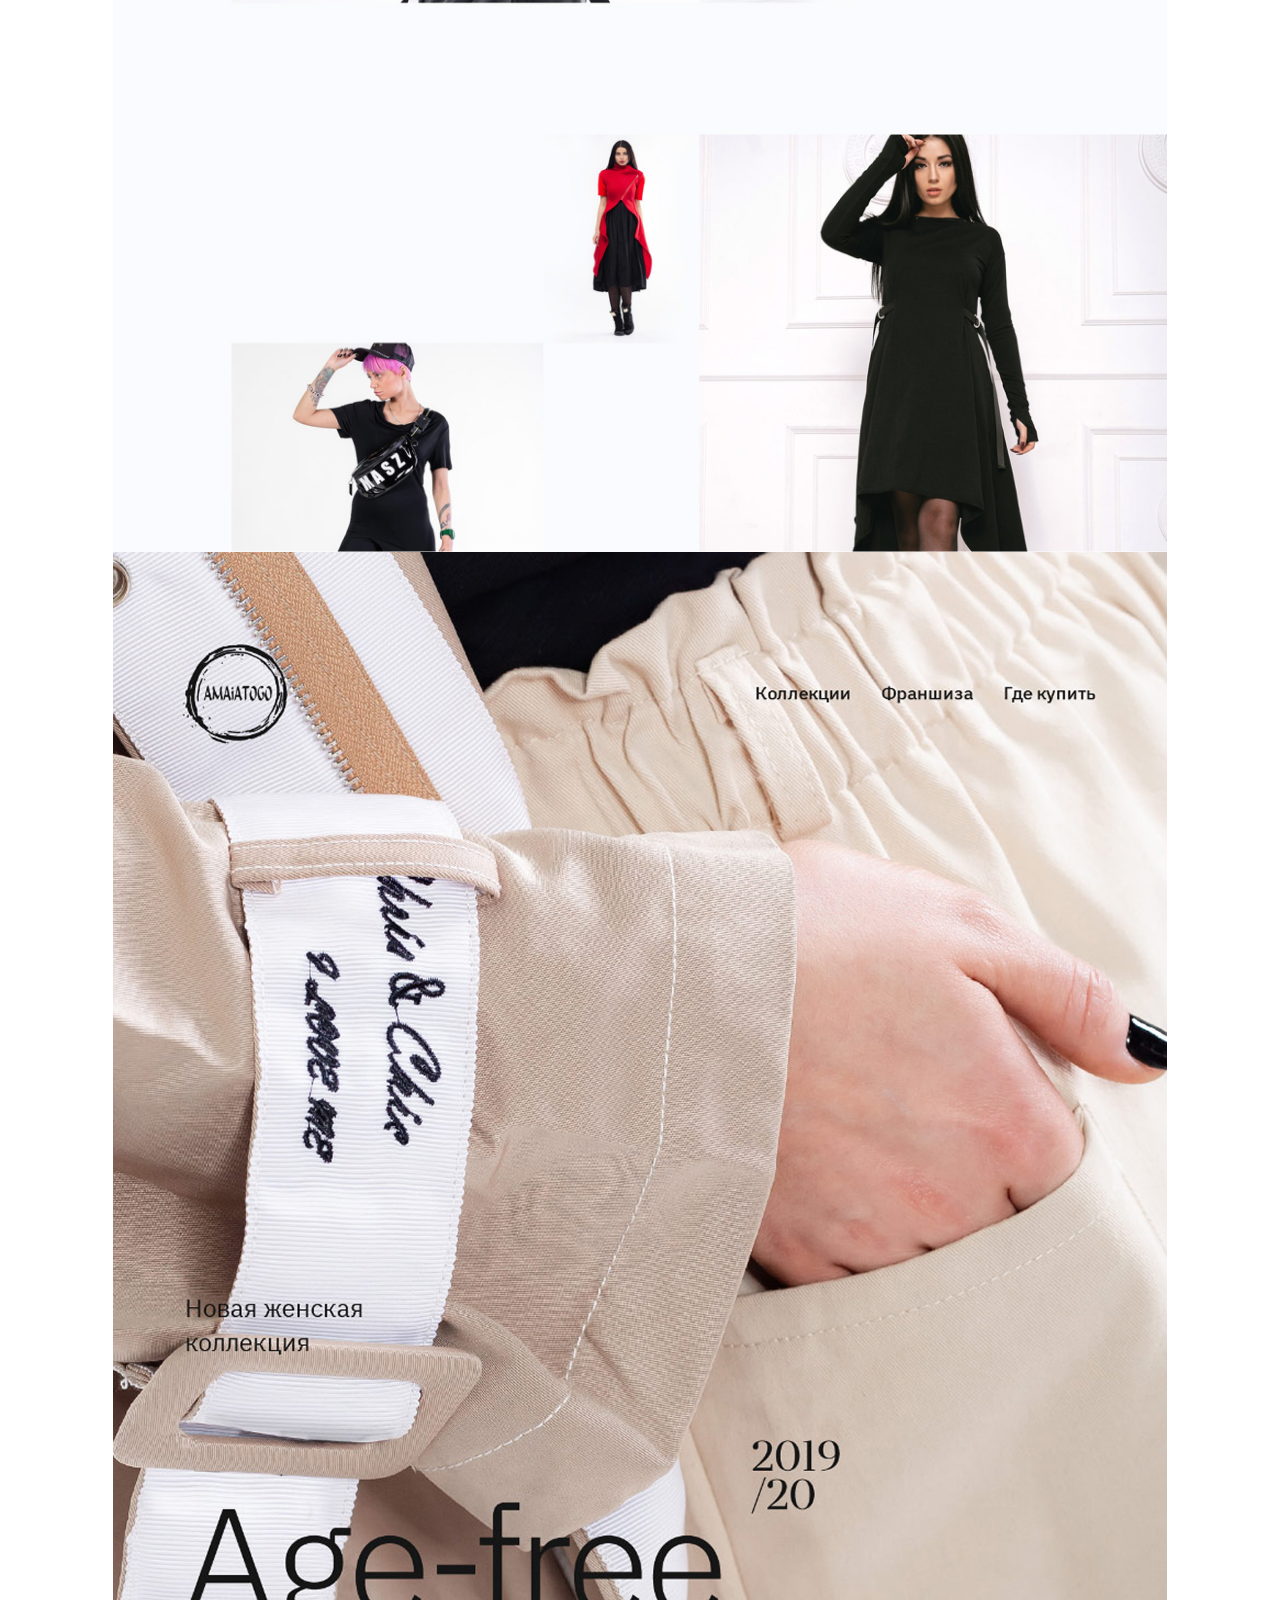
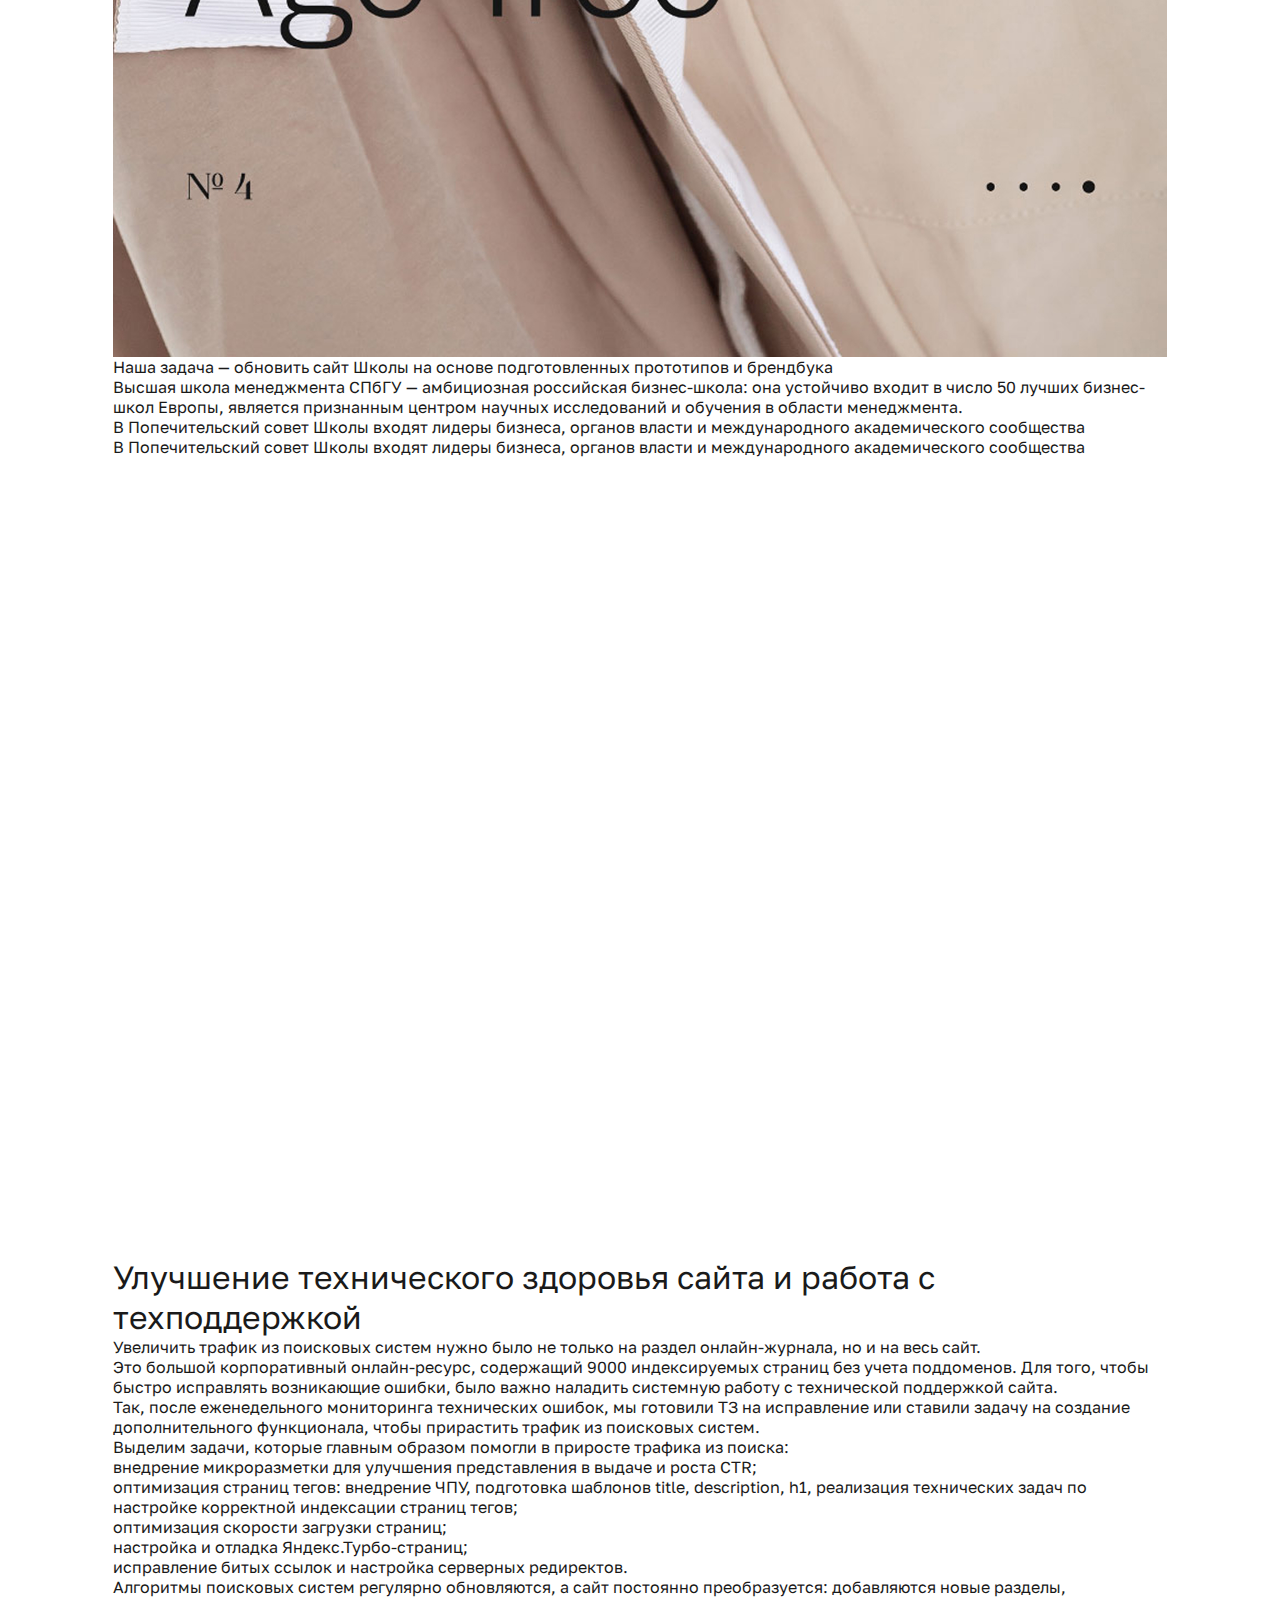
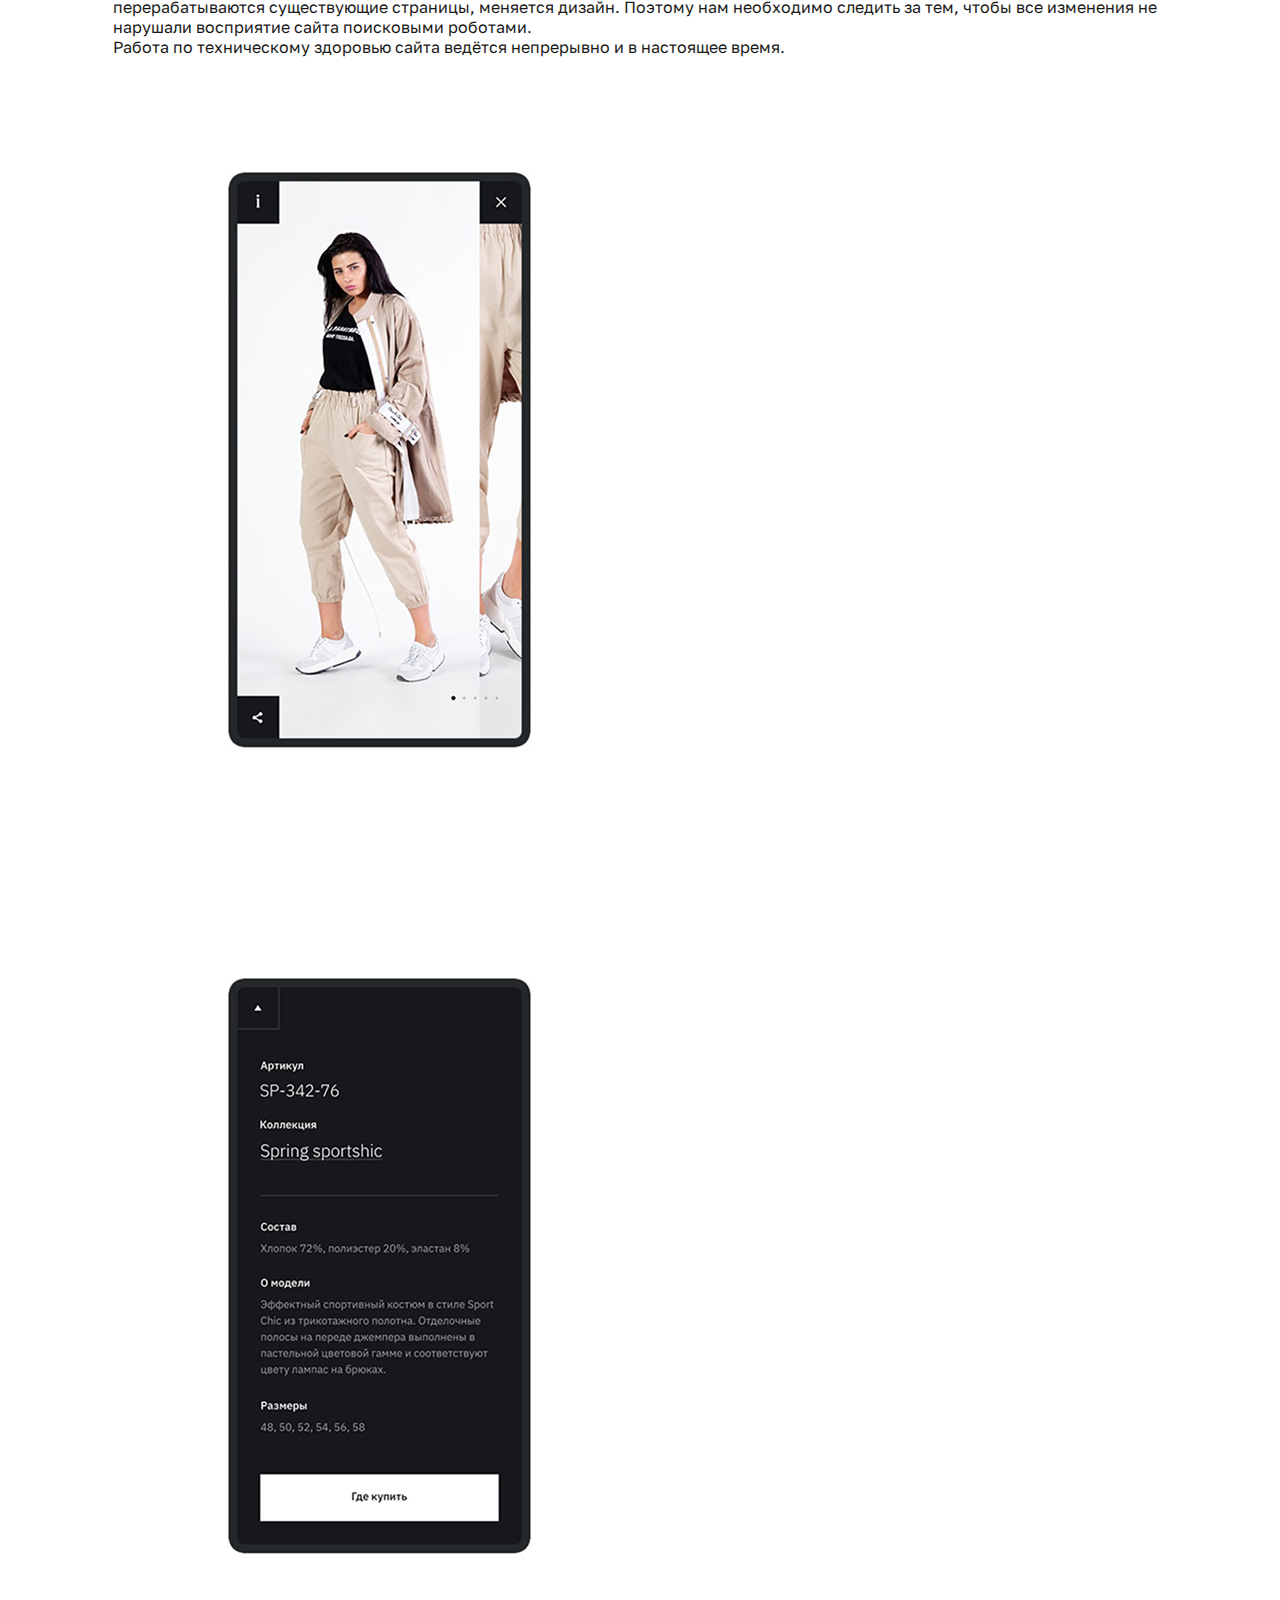
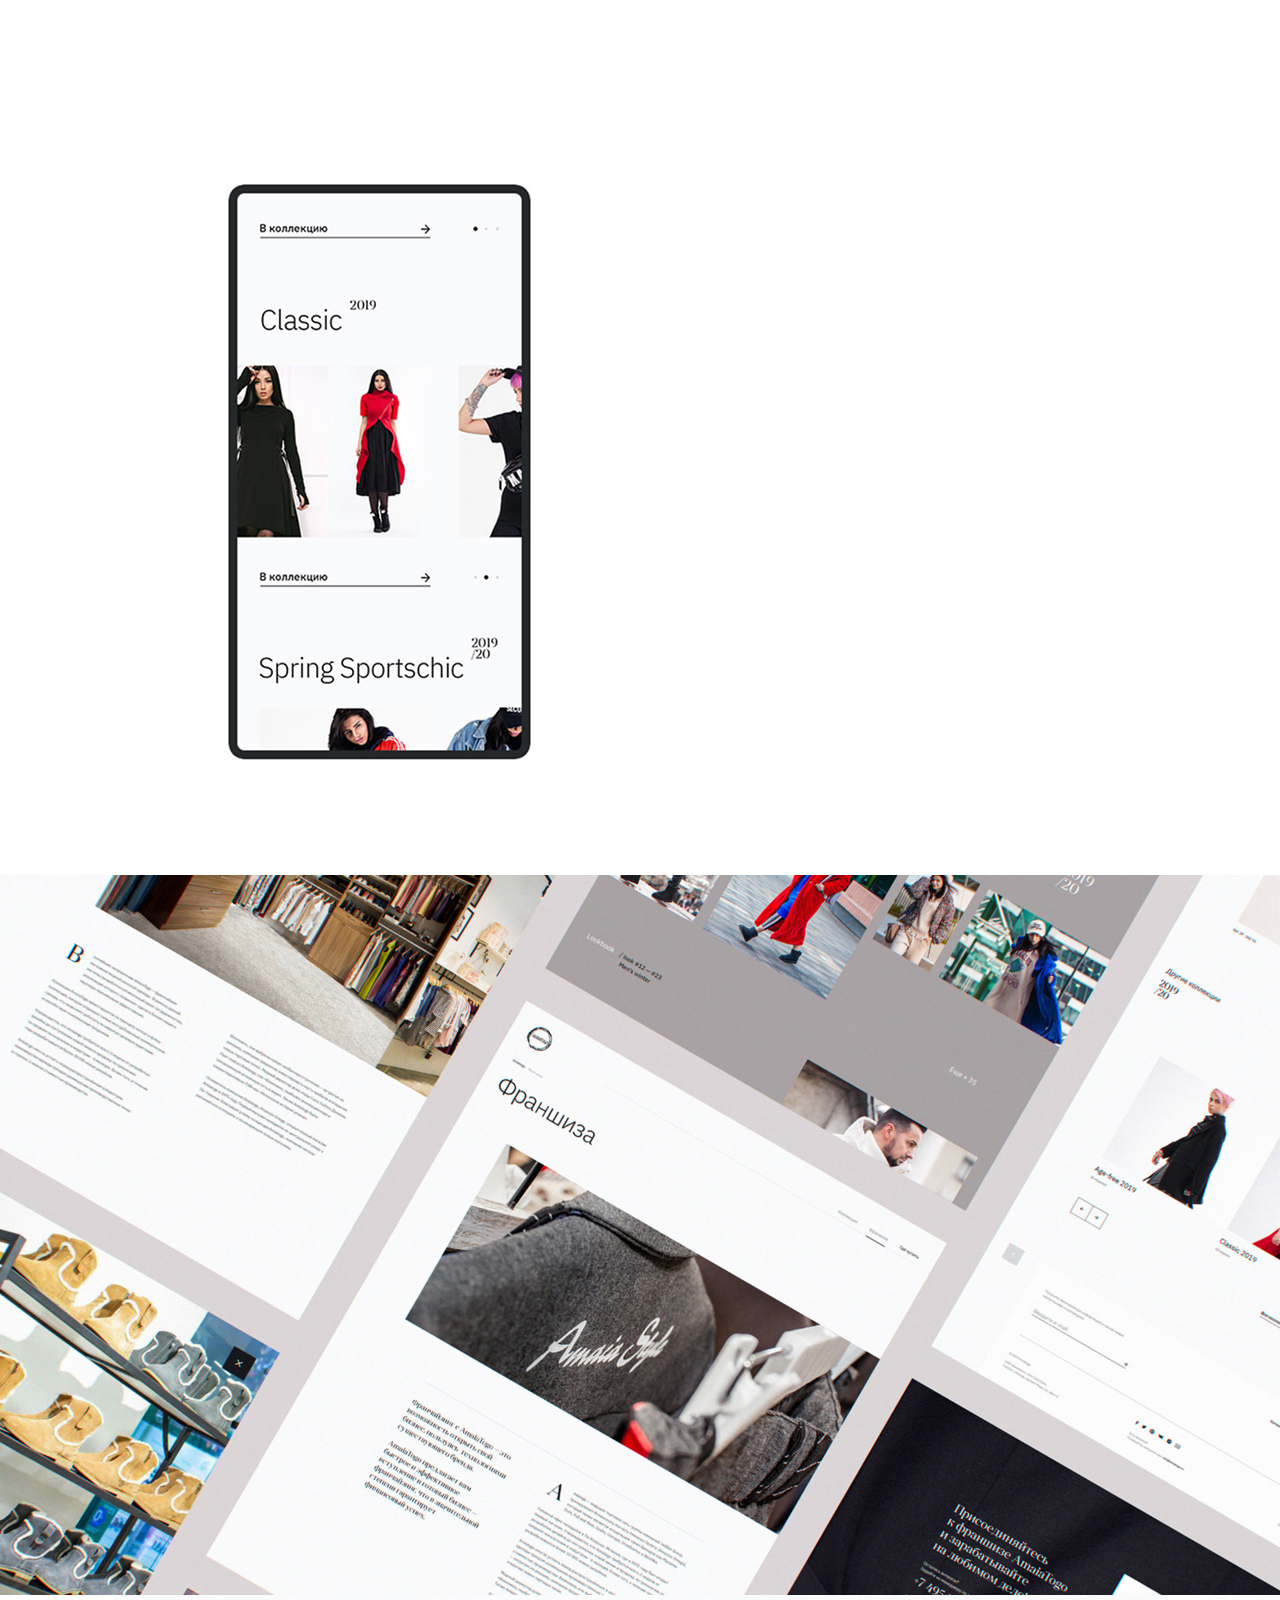
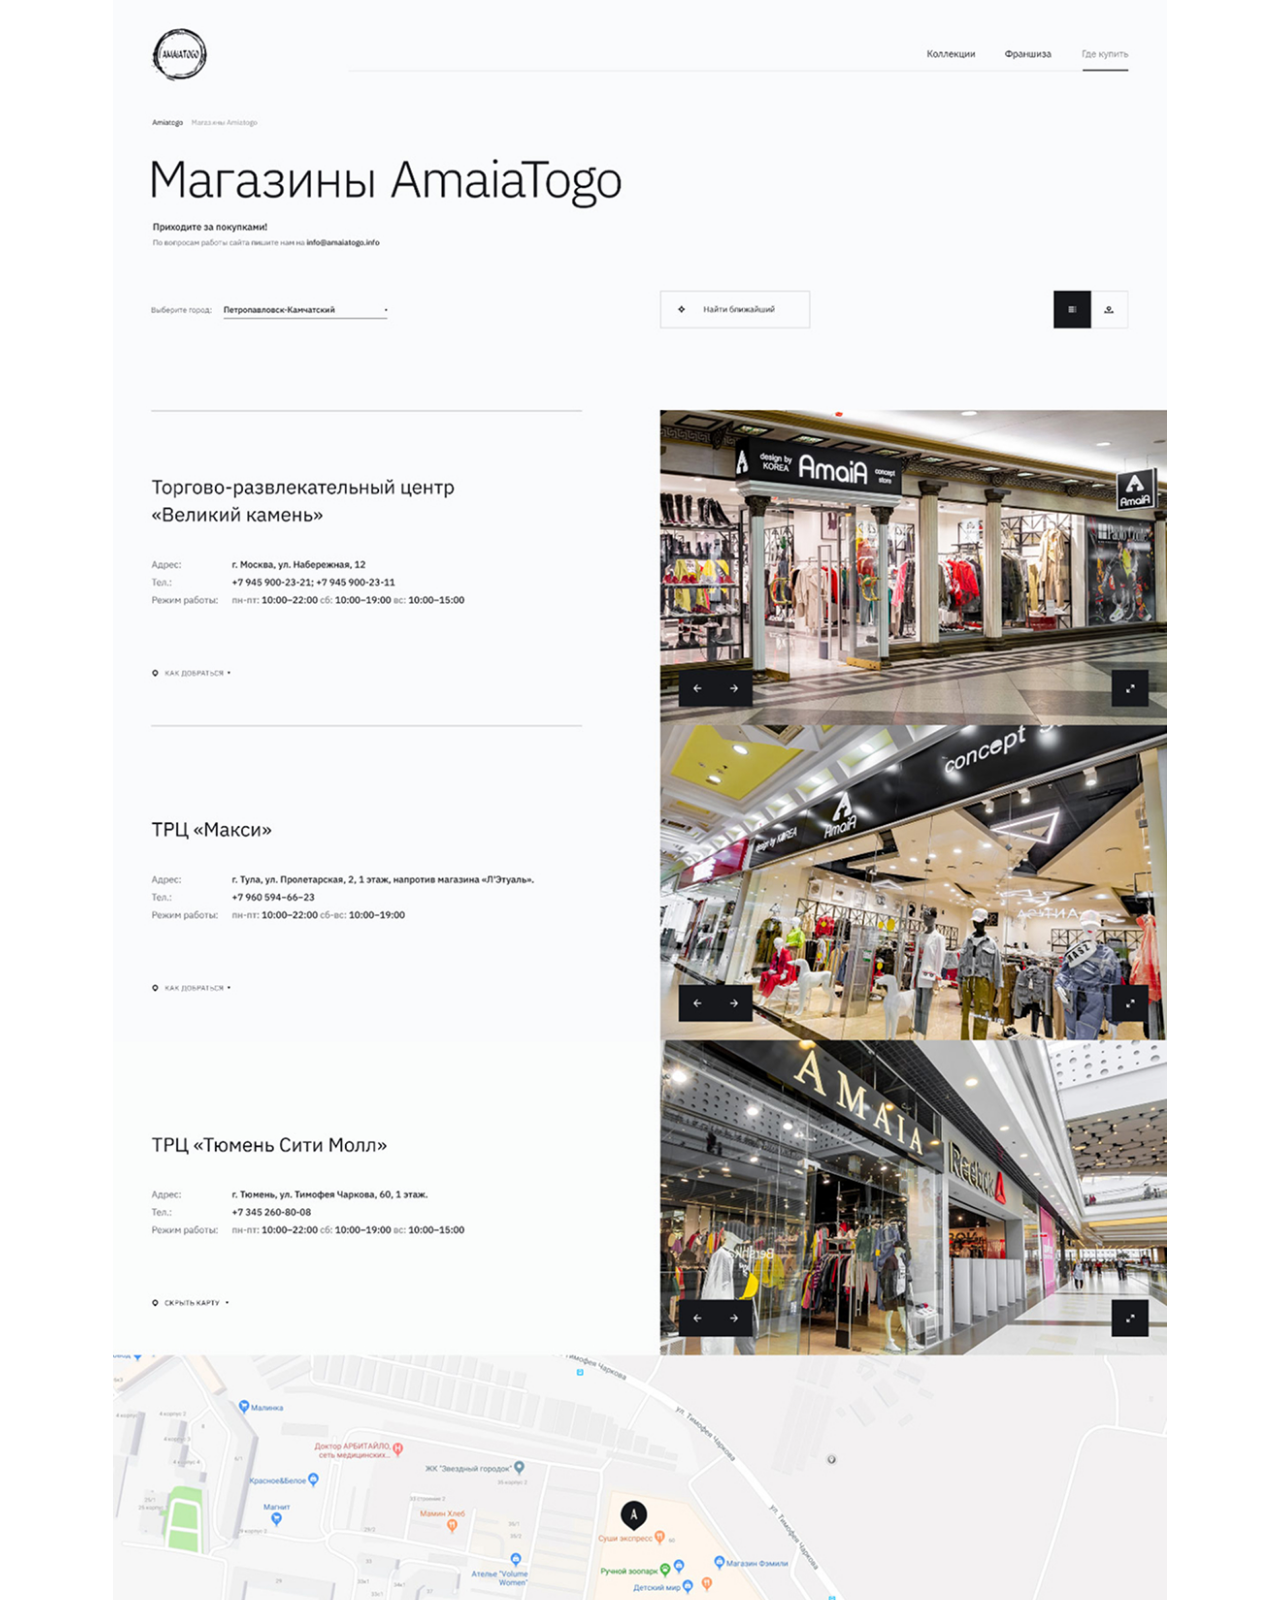
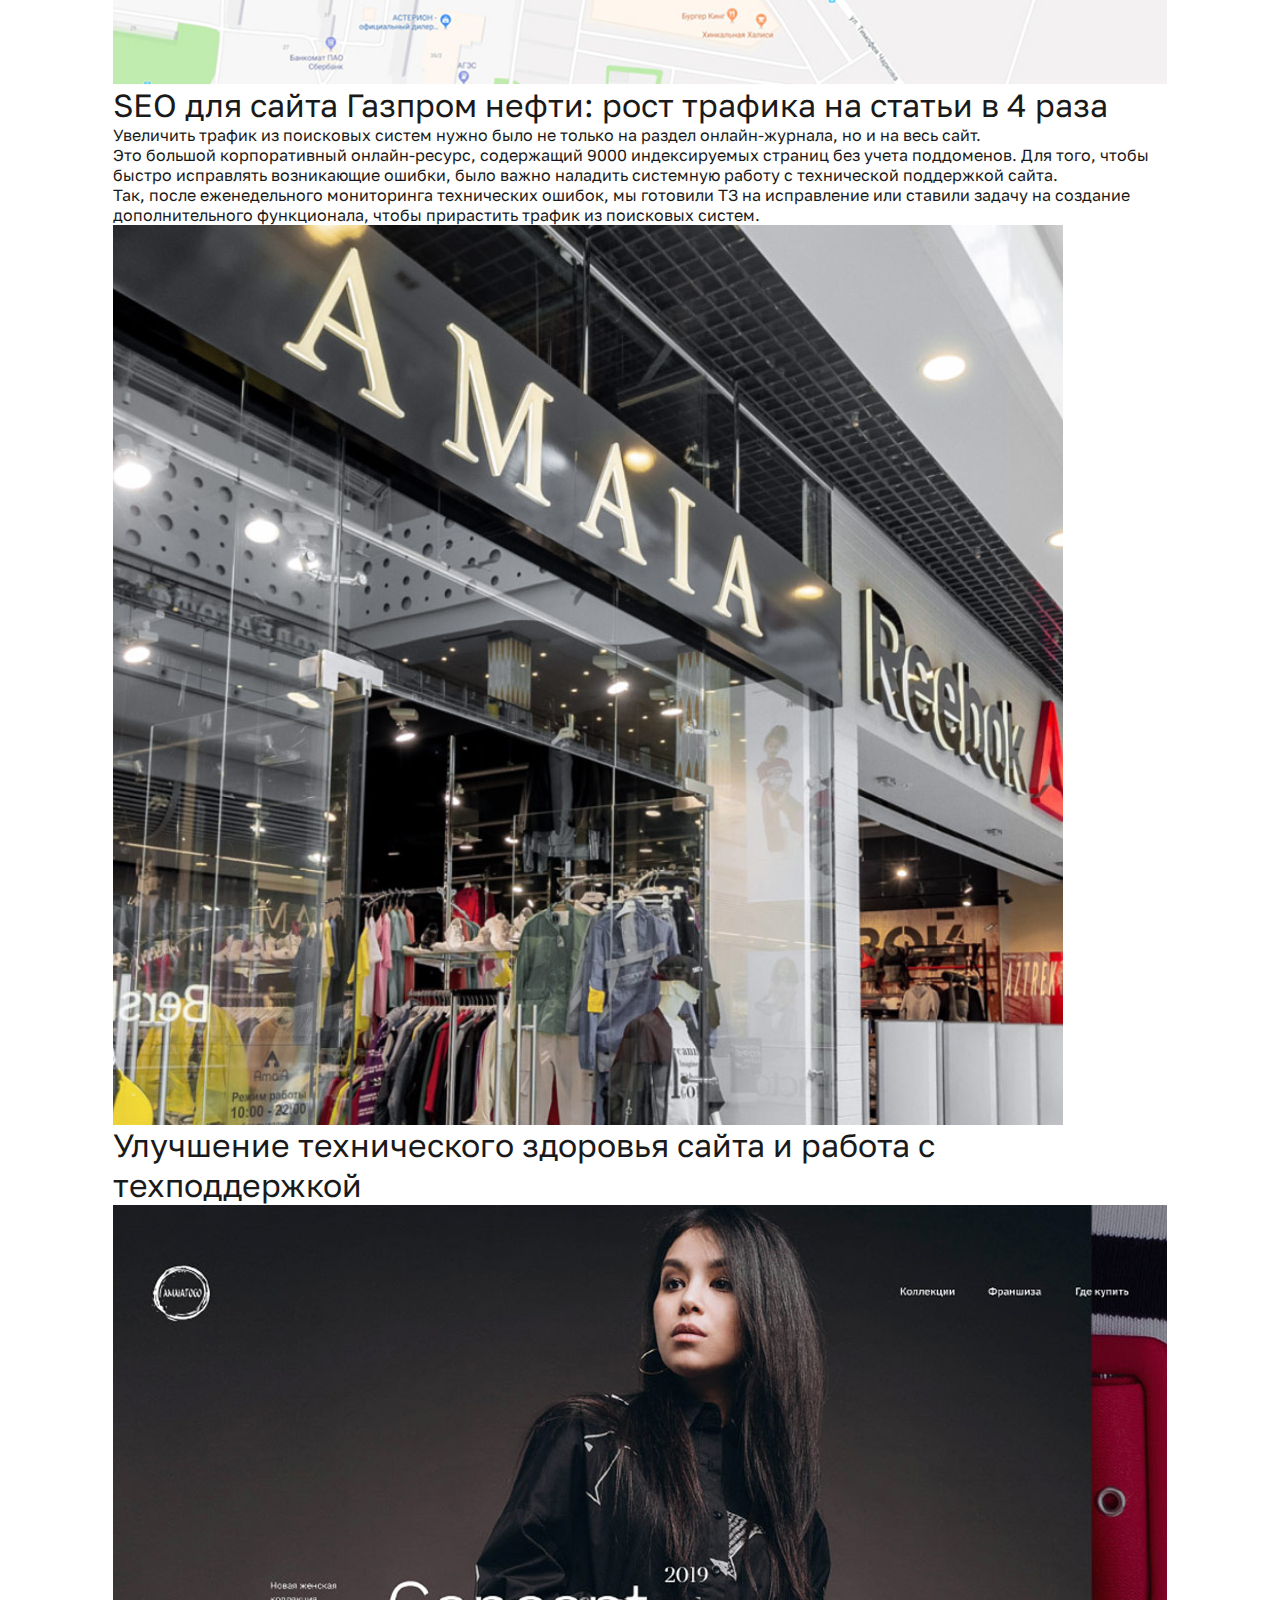
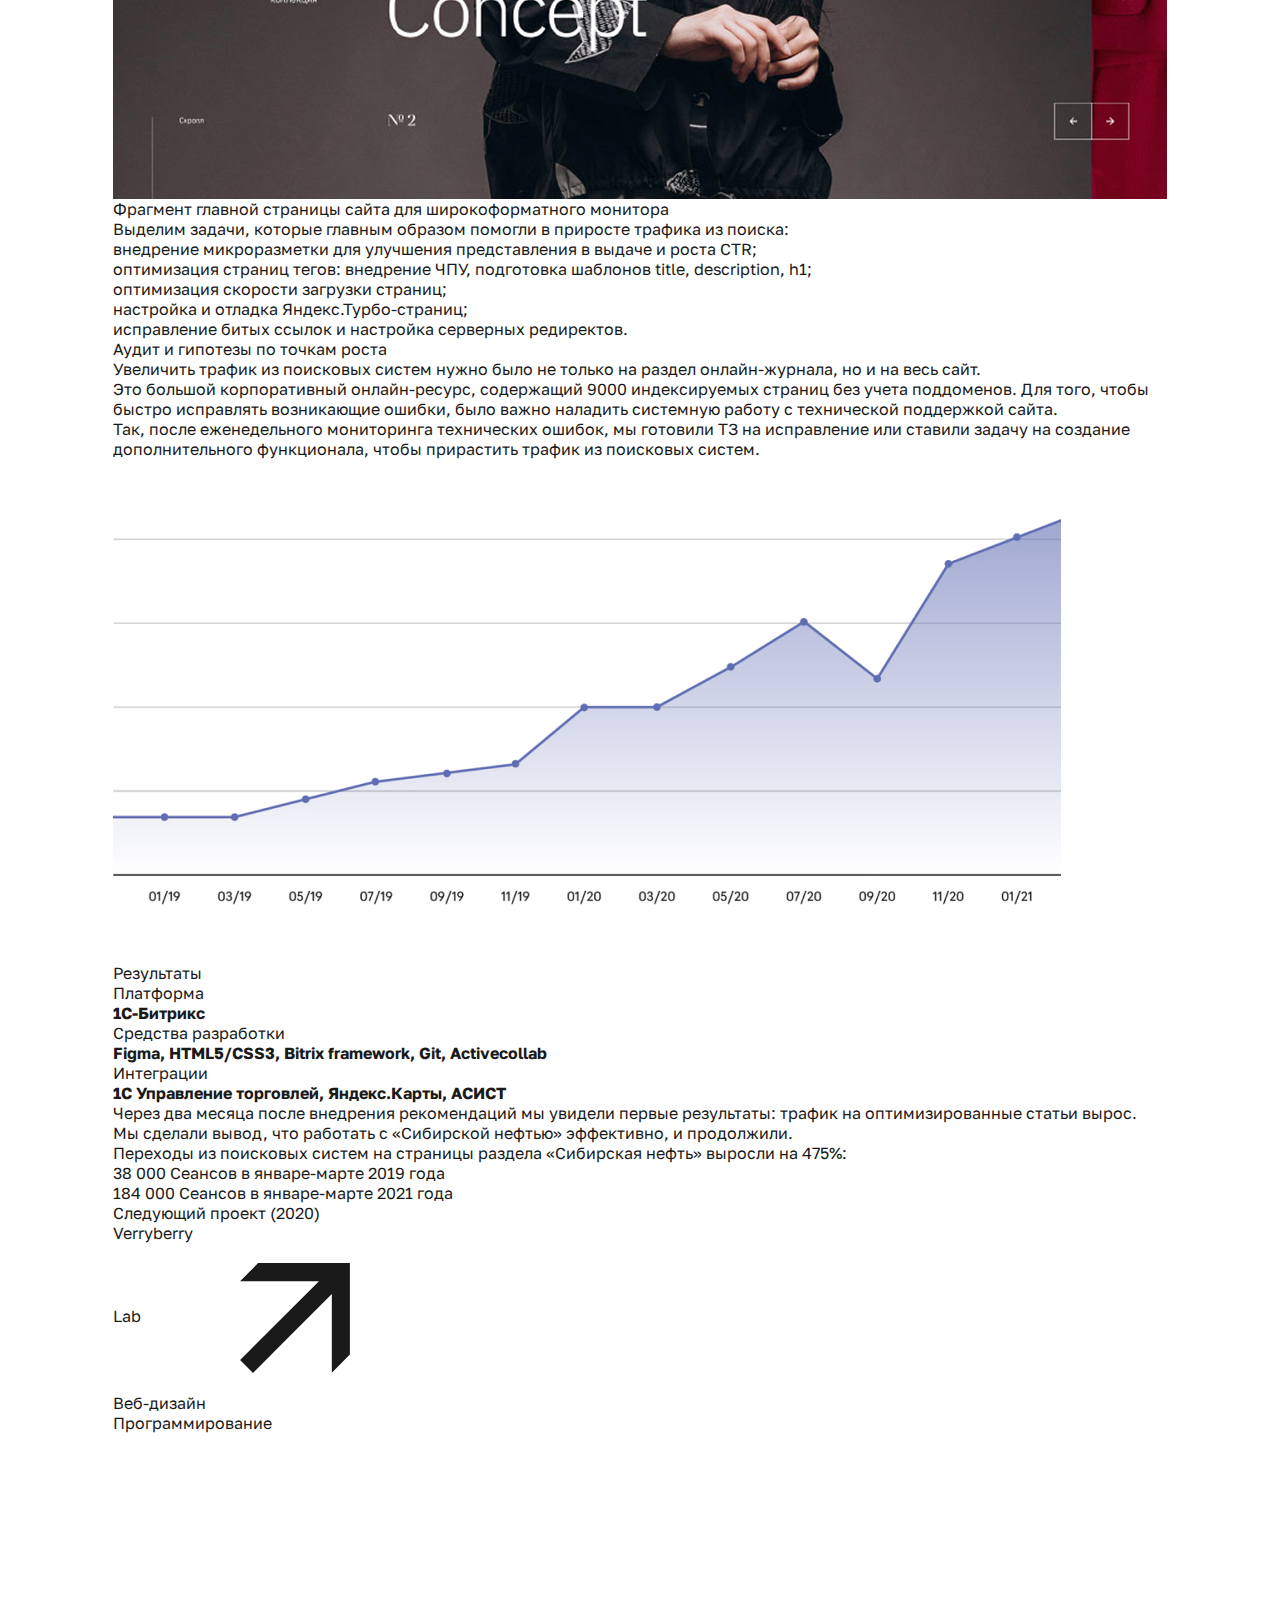
<file: project.html>
<!DOCTYPE html>
<html lang="ru">

<head>
	<meta charset="UTF-8">
	<meta http-equiv="X-UA-Compatible" content="IE=edge">
	<meta name="viewport" content="width=device-width, initial-scale=1.0">
	<title>Natix - Бастион</title>
	<meta property="og:title" content="Natix - Бастион">
	<meta property="og:description" content="Описание">
	<meta property="og:url" content="/">
	<meta property="og:site_name" content="Natix - Бастион">
	<!-- favicon -->
	<link rel="icon" type="image/png" href="img/favicon/favicon-96x96.png" sizes="96x96">
	<link rel="icon" type="image/svg+xml" href="img/favicon/favicon.svg">
	<link rel="shortcut icon" href="img/favicon/favicon.ico">
	<link rel="apple-touch-icon" sizes="180x180" href="img/favicon/apple-touch-icon.png">
	<meta name="apple-mobile-web-app-title" content="Natix">
	<link rel="manifest" href="img/favicon/site.webmanifest">
	<!-- styles -->
	<link rel="stylesheet" href="css/vendor.min.css">
	<link rel="stylesheet" href="css/app.min.css">
</head>

<body>
	<!-- wrapper -->
	<div class="wrapper">
		<!-- header -->
		<header class="header" id="header">
			<div class="container container--wide">
				<div class="header__wrapper">
					<div class="header__column">
						<a href="index.html" class="header__logotype">
							<img src="img/logotype.svg" width="71" height="30" alt="Natix">
						</a>
						<a href="tel:+74950850922" class="header__link">+7 495 085-09-22</a>
					</div>
					<div class="header__column">
						<nav class="nav header__nav">
							<ul class="nav__list">
								<li class="nav__item ">
									<a href="cases.html" class="nav__link">Кейсы</a>
								</li>
								<li class="nav__item ">
									<div class="nav__elem">
										<a href="services.html" class="nav__link">
											<svg>
												<use xlink:href="img/sprite.svg#icon-caret"></use>
											</svg>
											<span>Услуги</span>
										</a>
										<div class="nav__dropdown">
											<ul class="nav__sublist">
												<li class="nav__subitem">
													<a href="service-01.html" class="nav__sublink">Корпоративные сайты</a>
												</li>
												<li class="nav__subitem">
													<a href="service-02.html" class="nav__sublink">Интернет-магазины</a>
												</li>
												<li class="nav__subitem">
													<a href="service-03.html" class="nav__sublink">Лэндинги</a>
												</li>
												<li class="nav__subitem">
													<a href="service-04.html" class="nav__sublink">Маркетплейсы</a>
												</li>
												<li class="nav__subitem">
													<a href="service-05.html" class="nav__sublink">Мобильные приложения</a>
												</li>
											</ul>
										</div>
									</div>
								</li>
								<li class="nav__item ">
									<a href="about.html" class="nav__link">О компании</a>
								</li>
								<li class="nav__item ">
									<a href="contacts.html" class="nav__link">Контакты</a>
								</li>
							</ul>
						</nav>
						<a href="#discuss-project" class="header__btn btn btn--md">Обсудить проект</a>
						<button class="hamburger" id="hamburger-toggle" aria-label="Меню">
							<span class="hamburger__inner"></span>
							<span class="hamburger__inner"></span>
							<span class="hamburger__inner"></span>
						</button>
					</div>
				</div>
			</div>
		</header>
		<!-- end of header -->
		<!-- content -->
		<div class="wrapper__content">
			<!-- project -->
			<section class="project" id="project">
				<div class="container">
					<nav class="breadcrumbs" aria-label="Breadcrumb">
						<ol class="breadcrumbs__list">
							<li class="breadcrumbs__item">
								<a href="index.html" class="breadcrumbs__link">Natix</a>
							</li>
							<li class="breadcrumbs__item">
								<a href="cases.html" class="breadcrumbs__link">Кейсы</a>
							</li>
							<li class="breadcrumbs__item">
								<span class="breadcrumbs__link">Бастион оптово-розничная база металопроката с каталогом и online-заказом</span>
							</li>
						</ol>
					</nav>
					<div class="project__top">
						<picture class="project__logotype">
							<img src="img/project-logo-01.png" alt="Image">
						</picture>
						<span class="project__top-label">(2021)</span>
					</div>
					<h1 class="project__heading">Бастион оптово-розничная база металопроката с каталогом и online-заказом</h1>
					<div class="project__wrap">
						<div class="project__left">
							<a href="#" class="project__link">
								<svg>
									<use xlink:href="img/sprite.svg#icon-arrow-point"></use>
								</svg>
								<span>bastion.ru</span>
							</a>
							<picture class="project__img project__img--mobile">
								<img src="img/project-01.jpg" alt="Image">
							</picture>
							<p class="project__description">Высшая школа менеджмента СПбГУ — амбициозная российская бизнес-школа: она устойчиво входит в число 50 лучших бизнес-школ Европы</p>
						</div>
						<div class="project__right project__right--img">
							<picture class="project__img">
								<img src="img/project-01.jpg" alt="Image">
							</picture>
						</div>
					</div>
					<div class="project__wrap">
						<div class="project__left">
							<div class="project-tags project__tags">
								<span class="project-tags__label">Что сделано:</span>
								<ul class="project-tags__list">
									<li class="project-tags__item">
										<a href="#" class="project-tags__tag">Брендинг</a>
									</li>
									<li class="project-tags__item">
										<a href="#" class="project-tags__tag">Проектирование</a>
									</li>
									<li class="project-tags__item">
										<a href="#" class="project-tags__tag">Веб-дизайн</a>
									</li>
									<li class="project-tags__item">
										<a href="#" class="project-tags__tag">Программирование</a>
									</li>
									<li class="project-tags__item">
										<a href="#" class="project-tags__tag">SMM</a>
									</li>
								</ul>
							</div>
						</div>
						<div class="project__right">
							<div class="section-top">
								<span class="section-top__title">О проекте</span>
							</div>
							<div class="project__content">
								<p>Высшая школа менеджмента СПбГУ — амбициозная российская бизнес-школа: она устойчиво входит в число 50 лучших <a href="#">бизнес-школ Европы</a>, является признанным центром научных исследований и обучения в области менеджмента. В Попечительский совет Школы входят лидеры бизнеса, органов власти и международного академического сообщества.</p>
								<p>Наша задача — обновить сайт Школы на основе подготовленных прототипов и брендбука и усилить коммуникацию бренда ВШМ СПбГУ в цифровом медиа-пространстве.</p>
							</div>
						</div>
					</div>
				</div>
			</section>
			<!-- end of project -->
			<!-- project images -->
			<div class="project-images section-indent-top" id="project-images">
				<div class="container">
					<picture class="project-images__img">
						<img src="img/project-02.jpg" alt="Image">
					</picture>
				</div>
			</div>
			<!-- end of project images -->
			<!-- project images -->
			<div class="project-images section-indent-top" id="project-images">
				<div class="container">
					<picture class="project-images__img project-images__img--full">
						<img src="img/project-03.jpg" alt="Image">
					</picture>
				</div>
			</div>
			<!-- end of project images -->
			<!-- project content -->
			<div class="project-content section-indent-top" id="project-content-1">
				<div class="container">
					<div class="project-content__wrap">
						<div class="project-content__left">
							<picture class="project-content__img">
								<img src="img/project-content-01.jpg" alt="Image">
							</picture>
						</div>
						<div class="project-content__right">
							<div class="section-top">
								<span class="section-top__title">Наша задача — обновить сайт Школы на основе подготовленных прототипов и брендбука</span>
							</div>
							<div class="project-content__content">
								<p>Высшая школа менеджмента СПбГУ — амбициозная российская бизнес-школа: она устойчиво входит в число 50 лучших бизнес-школ Европы, является признанным центром научных исследований и обучения в области менеджмента.</p>
								<p>В Попечительский совет Школы входят лидеры бизнеса, органов власти и международного академического сообщества</p>
							</div>
						</div>
					</div>
				</div>
			</div>
			<!-- end of project content -->
			<!-- project gallery -->
			<div class="project-gallery section-indent-top" id="project-gallery">
				<div class="container">
					<p class="project-gallery__description">В Попечительский совет Школы входят лидеры бизнеса, органов власти и международного академического сообщества</p>
					<div class="project-gallery__slider">
						<div class="swiper">
							<div class="swiper-wrapper">
								<div class="swiper-slide">
									<picture class="project-gallery__img">
										<img src="img/project-gallery-01.jpg" alt="Image">
									</picture>
								</div>
								<div class="swiper-slide">
									<picture class="project-gallery__img">
										<img src="img/project-gallery-02.jpg" alt="Image">
									</picture>
								</div>
								<div class="swiper-slide">
									<picture class="project-gallery__img">
										<img src="img/project-gallery-03.jpg" alt="Image">
									</picture>
								</div>
							</div>
						</div>
						<div class="swiper-pagination"></div>
					</div>
				</div>
			</div>
			<!-- end of project gallery -->
			<!-- project visual -->
			<div class="project-visual section-indent-top" id="project-visual">
				<div class="container">
					<div class="project-visual__body">
						<h2 class="project-visual__heading">Улучшение технического здоровья сайта и работа с техподдержкой</h2>
						<div class="project-visual__columns">
							<div class="project-visual__column">
								<div class="project-visual__content">
									<p>Увеличить трафик из поисковых систем нужно было не только на раздел онлайн‑журнала, но и на весь сайт.</p>
									<p>Это большой корпоративный онлайн‑ресурс, содержащий 9000 индексируемых страниц без учета поддоменов. Для того, чтобы быстро исправлять возникающие ошибки, было важно наладить системную работу с технической поддержкой сайта.</p>
									<p>Так, после еженедельного мониторинга технических ошибок, мы готовили ТЗ на исправление или ставили задачу на создание дополнительного функционала, чтобы прирастить трафик из поисковых систем.</p>
								</div>
							</div>
							<div class="project-visual__column">
								<div class="project-visual__content">
									<p>Выделим задачи, которые главным образом помогли в приросте трафика из поиска:</p>
									<ul>
										<li>внедрение микроразметки для улучшения представления в выдаче и роста CTR;</li>
										<li>оптимизация страниц тегов: внедрение ЧПУ, подготовка шаблонов title, description, h1, реализация технических задач по настройке корректной индексации страниц тегов;</li>
										<li>оптимизация скорости загрузки страниц;</li>
										<li>настройка и отладка Яндекс.Турбо‑страниц;</li>
										<li>исправление битых ссылок и настройка серверных редиректов.</li>
										<li>Алгоритмы поисковых систем регулярно обновляются, а сайт постоянно преобразуется: добавляются новые разделы, перерабатываются существующие страницы, меняется дизайн. Поэтому нам необходимо следить за тем, чтобы все изменения не нарушали восприятие сайта поисковыми роботами.</li>
									</ul>
									<p>Работа по техническому здоровью сайта ведётся непрерывно и в настоящее время.</p>
								</div>
							</div>
						</div>
					</div>
				</div>
			</div>
			<!-- end of project visual -->
			<!-- project visual -->
			<div class="project-visual section-indent-top" id="project-visual">
				<div class="container">
					<div class="project-visual__wrapper">
						<picture class="project-visual__img">
							<img src="img/project-visual-01.jpg" alt="Image">
						</picture>
						<picture class="project-visual__img">
							<img src="img/project-visual-02.jpg" alt="Image">
						</picture>
						<picture class="project-visual__img">
							<img src="img/project-visual-03.jpg" alt="Image">
						</picture>
					</div>
				</div>
			</div>
			<!-- end of project visual -->
			<!-- project img -->
			<picture class="project-img section-indent-top">
				<img src="img/project-img-01.jpg" alt="Image">
			</picture>
			<!-- project img -->
			<!-- project images -->
			<div class="project-images section-indent-top" id="project-images">
				<div class="container">
					<picture class="project-images__img project-images__img--full">
						<img src="img/project-04.jpg" alt="Image">
					</picture>
				</div>
			</div>
			<!-- end of project images -->
			<!-- project info -->
			<section class="project-info section-indent-top" id="project-info">
				<div class="container">
					<div class="project-info__wrapper">
						<div class="project-info__body">
							<h2 class="project-info__heading">SEO для сайта Газпром нефти: рост трафика на статьи в 4 раза</h2>
							<div class="project-info__content">
								<p>Увеличить трафик из поисковых систем нужно было не только на раздел онлайн‑журнала, но и на весь сайт.</p>
								<p>Это большой корпоративный онлайн‑ресурс, содержащий 9000 индексируемых страниц без учета поддоменов. Для того, чтобы быстро исправлять возникающие ошибки, было важно наладить системную работу с технической поддержкой сайта.</p>
								<p>Так, после еженедельного мониторинга технических ошибок, мы готовили ТЗ на исправление или ставили задачу на создание дополнительного функционала, чтобы прирастить трафик из поисковых систем.</p>
							</div>
						</div>
						<picture class="project-info__img">
							<img src="img/project-info-01.jpg" alt="Image">
						</picture>
					</div>
				</div>
			</section>
			<!-- end of project info -->
			<!-- project content -->
			<div class="project-content section-indent-top" id="project-content-2">
				<div class="container">
					<h2 class="project-content__heading">Улучшение технического здоровья сайта и работа с техподдержкой</h2>
					<div class="project-content__wrap project-content__wrap--reverse">
						<div class="project-content__left">
							<picture class="project-content__img">
								<img src="img/project-content-02.jpg" alt="Image">
							</picture>
							<span class="project-content__caption">Фрагмент главной страницы сайта для широкоформатного монитора</span>
						</div>
						<div class="project-content__right">
							<div class="project-content__content">
								<p>Выделим задачи, которые главным образом помогли в приросте трафика из поиска:</p>
								<ul>
									<li>внедрение микроразметки для улучшения представления в выдаче и роста CTR;</li>
									<li>оптимизация страниц тегов: внедрение ЧПУ, подготовка шаблонов title, description, h1;</li>
									<li>оптимизация скорости загрузки страниц;</li>
									<li>настройка и отладка Яндекс.Турбо‑страниц;</li>
									<li>исправление битых ссылок и настройка серверных редиректов.</li>
								</ul>
							</div>
						</div>
					</div>
				</div>
			</div>
			<!-- end of project content -->
			<!-- project content -->
			<div class="project-results section-indent-top" id="project-results-1">
				<div class="container">
					<div class="project-results__wrap">
						<div class="project-results__left">
							<span class="project-results__label">Аудит и гипотезы по точкам роста</span>
						</div>
						<div class="project-results__right">
							<div class="project-results__content">
								<p>Увеличить трафик из поисковых систем нужно было не только на раздел онлайн‑журнала, но и на весь сайт.</p>
								<p>Это большой корпоративный онлайн‑ресурс, содержащий 9000 индексируемых страниц без учета поддоменов. Для того, чтобы быстро исправлять возникающие ошибки, было важно наладить системную работу с технической поддержкой сайта.</p>
								<p>Так, после еженедельного мониторинга технических ошибок, мы готовили ТЗ на исправление или ставили задачу на создание дополнительного функционала, чтобы прирастить трафик из поисковых систем.</p>
							</div>
							<picture class="project-results__img">
								<img src="img/project-content-03.jpg" alt="Image">
							</picture>
						</div>
					</div>
					<div class="project-results__wrap">
						<div class="project-results__left">
							<span class="project-results__label">Результаты</span>
						</div>
						<div class="project-results__right">
							<div class="project-results__content">
								<p>
									Платформа<br>
									<b>1С-Битрикс</b>
								</p>
								<p>
									Средства разработки<br>
									<b>Figma, HTML5/CSS3, Bitrix framework, Git, Activecollab</b>
								</p>
								<p>
									Интеграции<br>
									<b>1С Управление торговлей, Яндекс.Карты, АСИСТ</b>
								</p>
								<p>Через два месяца после внедрения рекомендаций мы увидели первые результаты: трафик на оптимизированные статьи вырос. Мы сделали вывод, что работать с «Сибирской нефтью» эффективно, и продолжили.</p>
								<p>Переходы из поисковых систем на страницы раздела «Сибирская нефть» выросли на 475%:</p>
							</div>
							<div class="project-results__info">
								<div class="project-results__info-item">
									<span class="project-results__value">38 000</span>
									<span class="project-results__help">Сеансов в январе-марте 2019 года</span>
								</div>
								<div class="project-results__info-item">
									<span class="project-results__value">184 000</span>
									<span class="project-results__help">Сеансов в январе-марте 2021 года</span>
								</div>
							</div>
						</div>
					</div>
				</div>
			</div>
			<!-- end of project content -->
			<!-- all cases -->
			<section class="all-cases section-indent-top-lg" id="all-cases">
				<div class="container">
					<div class="all-cases__wrapper">
						<div class="all-cases-card all-cases__item">
							<div class="all-cases-card__top">
								<span class="all-cases-card__value">Следующий проект</span>
								<span class="all-cases-card__value">(2020)</span>
							</div>
							<a href="#" class="all-cases-card__title">
								<span>Verryberry <br>Lab</span>
								<svg>
									<use xlink:href="img/sprite.svg#icon-arrow-top-right"></use>
								</svg>
							</a>
							<ul class="all-cases-card__tags">
								<li class="all-cases-card__tags-item">
									<a href="#" class="all-cases-card__tags-elem">Веб-дизайн</a>
								</li>
								<li class="all-cases-card__tags-item">
									<a href="#" class="all-cases-card__tags-elem">Программирование</a>
								</li>
							</ul>
							<div class="all-cases-card__slider">
								<div class="swiper">
									<div class="swiper-wrapper">
										<div class="swiper-slide">
											<picture class="all-cases-card__img">
												<img src="img/cases-card-01.jpg" alt="Image">
											</picture>
										</div>
										<div class="swiper-slide">
											<picture class="all-cases-card__img">
												<img src="img/cases-card-02.jpg" alt="Image">
											</picture>
										</div>
										<div class="swiper-slide">
											<picture class="all-cases-card__img">
												<img src="img/cases-card-03.jpg" alt="Image">
											</picture>
										</div>
									</div>
								</div>
								<div class="swiper-pagination"></div>
								<span class="all-cases-card__more">+9</span>
							</div>
						</div>
					</div>
					<div class="all-cases__bottom">
						<a href="cases.html" class="all-cases__more btn">
							<svg>
								<use xlink:href="img/sprite.svg#icon-arrow-top-left"></use>
							</svg>
							<span>Назад к кейсам</span>
						</a>
					</div>
				</div>
			</section>
			<!-- end of all cases -->
			<!-- discuss project -->
			<section class="discuss-project" id="discuss-project">
				<div class="container">
					<div class="discuss-project__wrap">
						<div class="discuss-project__left">
							<span class="discuss-project__heading">Обсудить <br>проект</span>
							<p class="discuss-project__description">Расскажите о вашем проекте, задайте вопросы — мы предложим оптимальное решение!</p>
						</div>
						<div class="discuss-project__right">
							<span class="discuss-project__help">(<span>*</span>) Поля, обязательные к заполнению</span>
							<form action="#" class="discuss-project-form discuss-project__form" method="POST" novalidate enctype="multipart/form-data">
								<div class="input-field discuss-project-form__input">
									<label for="discuss-project-name" class="input-field__label">(Имя) <span>*</span></label>
									<div class="input-field__inner">
										<input type="text" name="name" class="input-field__input" id="discuss-project-name" placeholder="Введите имя" data-required>
									</div>
									<span class="input-field__error">Значение введено неверно!</span>
								</div>
								<div class="input-field discuss-project-form__input">
									<label for="discuss-project-email" class="input-field__label">(Email) <span>*</span></label>
									<div class="input-field__inner">
										<input type="email" name="email" class="input-field__input" id="discuss-project-email" placeholder="Введите почту" data-required>
									</div>
									<span class="input-field__error">Значение введено неверно!</span>
								</div>
								<div class="input-field discuss-project-form__input">
									<label for="discuss-project-tel" class="input-field__label">(Телефон) <span>*</span></label>
									<div class="input-field__inner">
										<input type="tel" name="tel" class="input-field__input" id="discuss-project-tel" placeholder="Введите телефон" data-inputmask="'mask': '+7 (999) 999-99-99'" data-required>
									</div>
									<span class="input-field__error">Значение введено неверно!</span>
								</div>
								<div class="input-field discuss-project-form__input">
									<label for="discuss-project-name" class="input-field__label">(Сообщение) <span>*</span></label>
									<div class="input-field__inner">
										<textarea name="message" class="input-field__textarea" id="discuss-project-message" placeholder="Расскажите о вашем проекте всё, что считаете нужным" data-required></textarea>
									</div>
									<span class="input-field__error">Значение введено неверно!</span>
								</div>
								<div class="attach-files discuss-project-form__attach">
									<div class="attach-files__wrapper">
										<div class="attach-files__top">
											<span class="attach-files__title">Прикрепить файл(ы)</span>
											<span class="attach-files__formats">Doc, Docx, Pdf, Jpg</span>
										</div>
										<div class="attach-files__main">
											<input type="file" name="attachments[]" multiple accept=".doc,.docx,.pdf,.jpg,.jpeg" class="attach-files__input" hidden>
											<button class="attach-files__attach" aria-label="Прикрепить">
												<svg>
													<use xlink:href="img/sprite.svg#icon-attach"></use>
												</svg>
											</button>
											<div class="attach-files-list attach-files__list">
												<div class="attach-files-list__wrapper">
													<div class="attach-files-list__item">
														<svg class="attach-files-list__icon">
															<use xlink:href="img/sprite.svg#icon-pdf"></use>
														</svg>
														<span class="attach-files-list__title"></span>
														<button class="attach-files-list__delete">
															<svg>
																<use xlink:href="img/sprite.svg#icon-close"></use>
															</svg>
														</button>
													</div>
												</div>
												<div class="attach-files-list__progress">
													<div class="attach-files-list__progress-bar">
														<span class="attach-files-list__progress-fill"></span>
													</div>
													<span class="attach-files-list__progress-value">Загрузка файлов: 4 из 5</span>
												</div>
											</div>
										</div>
										<div class="attach-files__bottom">
											<span class="attach-files__help">Перетащите сюда файл(ы) или</span>
											<button class="attach-files__attach-btn btn btn--sm btn--dark">Выберите с устройства</button>
										</div>
									</div>
								</div>
								<button class="discuss-project-form__btn btn">
									<span>Отправить заявку</span>
									<svg>
										<use xlink:href="img/sprite.svg#icon-arrow-top-right"></use>
									</svg>
								</button>
							</form>
						</div>
					</div>
				</div>
			</section>
			<!-- end of discuss project -->
		</div>
		<!-- end of content -->
		<!-- footer -->
		<footer class="footer" id="footer">
			<div class="container container--wide">
				<div class="footer__wrapper">
					<div class="footer__column">
						<div class="footer__block">
							<ul class="footer__list">
								<li class="footer__list-item">
									<span class="footer__value">Наши партнеры</span>
								</li>
								<li class="footer__list-item">
									<a href="#" class="footer__link">natix.ru</a>
								</li>
								<li class="footer__list-item">
									<a href="#" class="footer__link">icrea.ru</a>
								</li>
							</ul>
							<p class="footer__copyright">©Natix. 2008—2025.</p>
						</div>
					</div>
					<div class="footer__column">
						<div class="footer__block">
							<ul class="footer__list">
								<li class="footer__list-item">
									<address class="footer__value">г. Москва, Варшавское шоссе, д. 42 <a href="#">на карте</a></address>
								</li>
								<li class="footer__list-item">
									<a href="tel:+74950850922" class="footer__link">+7 (495) 085-09-22</a>
								</li>
								<li class="footer__list-item">
									<a href="mailto:info@natix.ru" class="footer__link">info@natix.ru</a>
								</li>
							</ul>
							<div class="c-contacts footer__contacts">
								<ul class="c-contacts__list">
									<li class="c-contacts__item">
										<a href="#" class="c-contacts__link">
											<img src="img/icon-tg.svg" alt="Icon">
											<span>Наш telegram</span>
										</a>
									</li>
								</ul>
							</div>
						</div>
						<div class="footer__block">
							<div class="c-socnav footer__socnav">
								<ul class="c-socnav__list">
									<li class="c-socnav__item">
										<a href="#" class="c-socnav__link">
											<img src="img/icon-be.svg" alt="Icon">
										</a>
									</li>
								</ul>
							</div>
						</div>
					</div>
				</div>
			</div>
		</footer>
		<!-- end of footer -->
	</div>
	<!-- end of wrapper -->
	<!-- fixed btn -->
	<a href="cases.html" class="fixed-btn">
		<svg>
			<use xlink:href="img/sprite.svg#icon-arrow-top-left"></use>
		</svg>
		<span>Назад к кейсам</span>
	</a>
	<!-- fixed btn -->
	<!-- mobile menu -->
	<div class="mobile-menu" id="mobile-menu">
		<div class="mobile-menu__wrap">
			<nav class="nav mobile-menu__nav">
				<ul class="nav__list">
					<li class="nav__item ">
						<a href="cases.html" class="nav__link">Кейсы</a>
					</li>
					<li class="nav__item ">
						<div class="nav__elem">
							<a href="services.html" class="nav__link">
								<span>Услуги</span>
								<svg>
									<use xlink:href="img/sprite.svg#icon-caret"></use>
								</svg>
							</a>
							<div class="nav__dropdown">
								<ul class="nav__sublist">
									<li class="nav__subitem">
										<a href="service-01.html" class="nav__sublink">Корпоративные сайты</a>
									</li>
									<li class="nav__subitem">
										<a href="service-02.html" class="nav__sublink">Интернет-магазины</a>
									</li>
									<li class="nav__subitem">
										<a href="service-03.html" class="nav__sublink">Лэндинги</a>
									</li>
									<li class="nav__subitem">
										<a href="service-04.html" class="nav__sublink">Маркетплейсы</a>
									</li>
									<li class="nav__subitem">
										<a href="service-05.html" class="nav__sublink">Мобильные приложения</a>
									</li>
								</ul>
							</div>
						</div>
					</li>
					<li class="nav__item ">
						<a href="about.html" class="nav__link">О компании</a>
					</li>
					<li class="nav__item ">
						<a href="contacts.html" class="nav__link">Контакты</a>
					</li>
				</ul>
			</nav>
			<div class="mobile-menu__bottom">
				<span class="mobile-menu__value">г. Москва, Варшавское шоссе, д. 42 <a href="#">на карте</a></span>
				<a href="tel:+74950850922" class="mobile-menu__value">+7 (495) 085-09-22</a>
				<a href="mailto:info@natix.ru" class="mobile-menu__value">info@natix.ru</a>
				<div class="c-contacts mobile-menu__contacts">
					<ul class="c-contacts__list">
						<li class="c-contacts__item">
							<a href="#" class="c-contacts__link">
								<img src="img/icon-tg.svg" alt="Icon">
								<span>Наш telegram</span>
							</a>
						</li>
					</ul>
				</div>
			</div>
		</div>
	</div>
	<!-- end of mobile menu -->
	<!-- popups -->
	<div class="popup" id="popup-success">
		<div class="popup__wrap">
			<div class="popup__wrapper">
				<button class="popup__close-btn popup__close" aria-label="Закрыть">
					<svg class="popup__close-icon popup__close-icon--default">
						<use xlink:href="img/sprite.svg#icon-close-thin"></use>
					</svg>
					<svg class="popup__close-icon popup__close-icon--mobile">
						<use xlink:href="img/sprite.svg#icon-close-bold"></use>
					</svg>
				</button>
				<picture class="popup__icon">
					<img src="img/icon-success.svg" alt="Image">
				</picture>
				<div class="popup__body">
					<span class="popup__title">Ваша заявка принята!</span>
					<span class="popup__description">Благодарим за обращение.</span>
				</div>
				<div class="popup__bottom">
					<button class="popup__btn popup__close btn btn--dark">Ok</button>
				</div>
			</div>
		</div>
	</div>
	<div class="popup" id="popup-error">
		<div class="popup__wrap">
			<div class="popup__wrapper">
				<button class="popup__close-btn popup__close" aria-label="Закрыть">
					<svg>
						<use xlink:href="img/sprite.svg#icon-close-thin"></use>
					</svg>
				</button>
				<picture class="popup__icon">
					<img src="img/icon-error.svg" alt="Image">
				</picture>
				<div class="popup__body">
					<span class="popup__title">Хм, что-то пошло не так :(</span>
					<span class="popup__description">Попробуйте еще раз.</span>
				</div>
				<div class="popup__bottom">
					<button class="popup__btn popup__close btn btn--dark">Попробовать еще раз</button>
				</div>
			</div>
		</div>
	</div>
	<!-- end of popups -->
	<!-- scripts -->
	<script src="js/vendor.min.js"></script>
	<script src="js/app.min.js"></script>
</body>

</html>
</file>
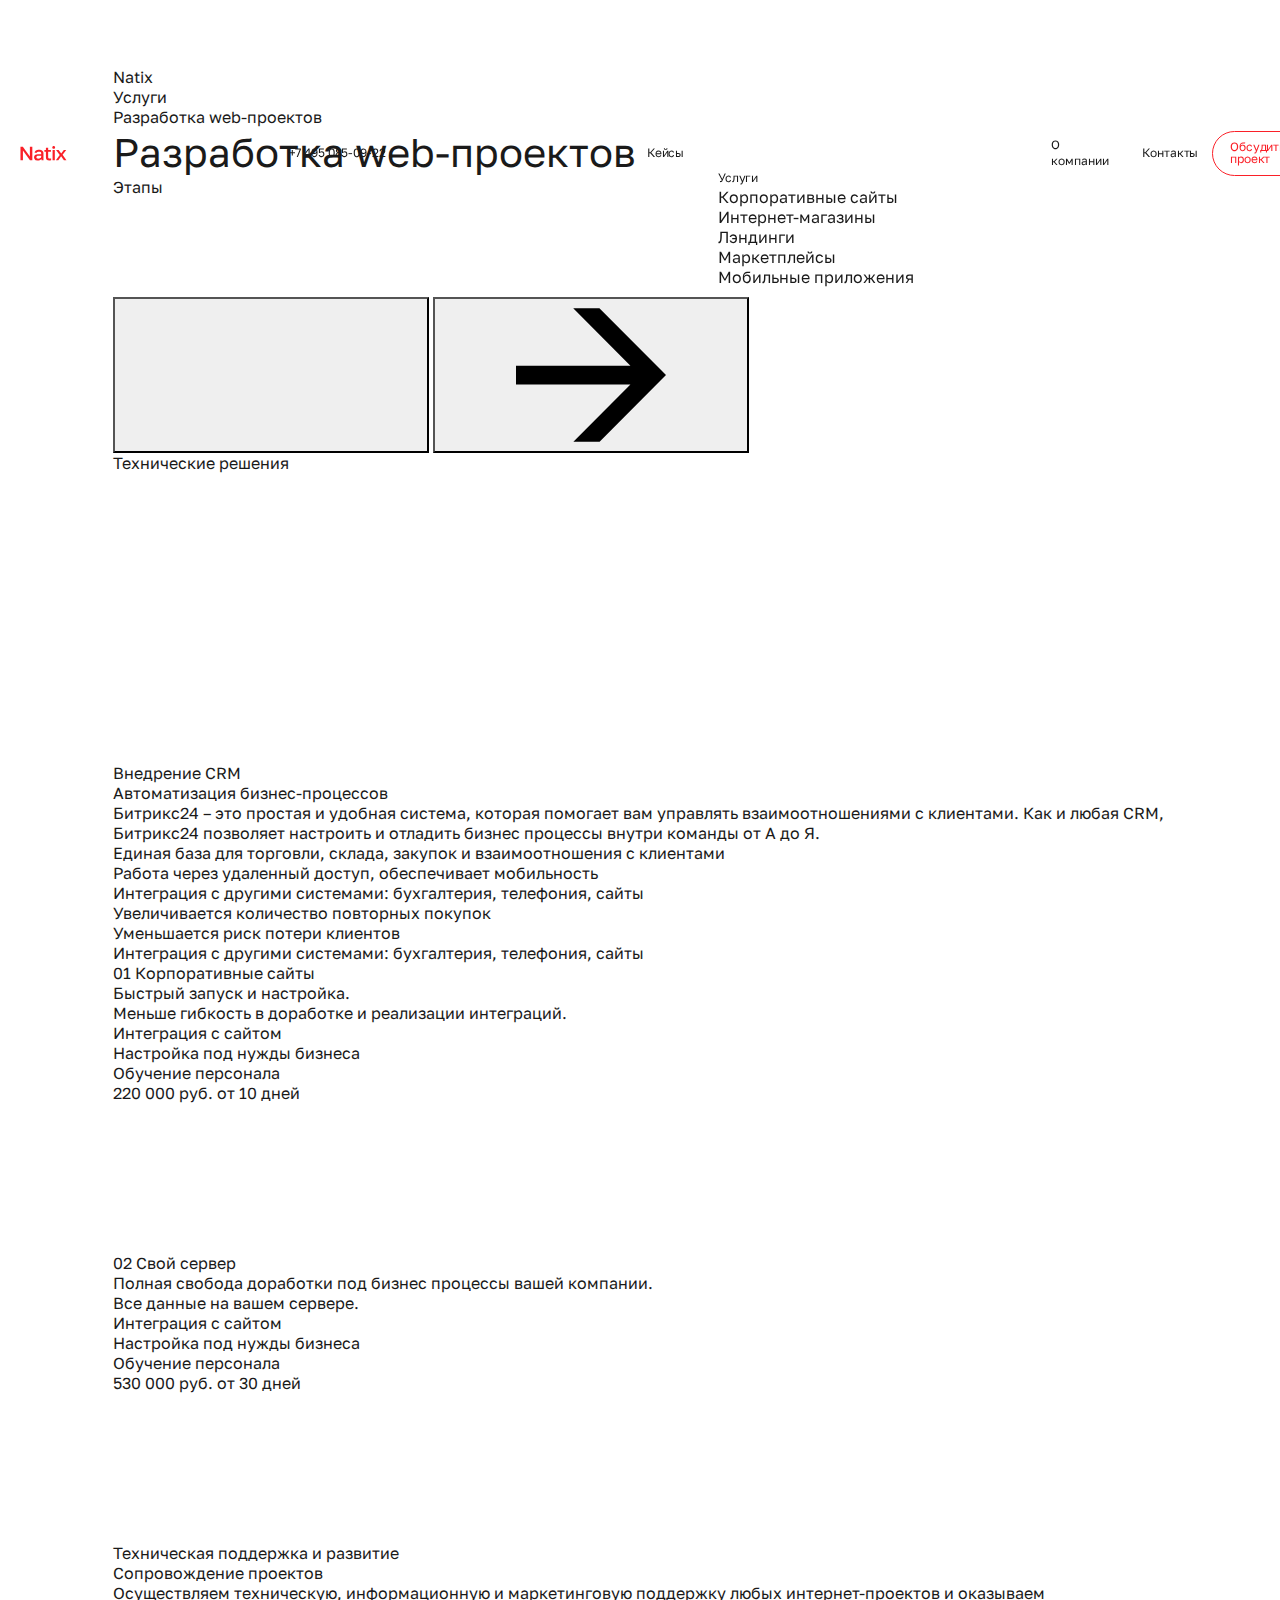
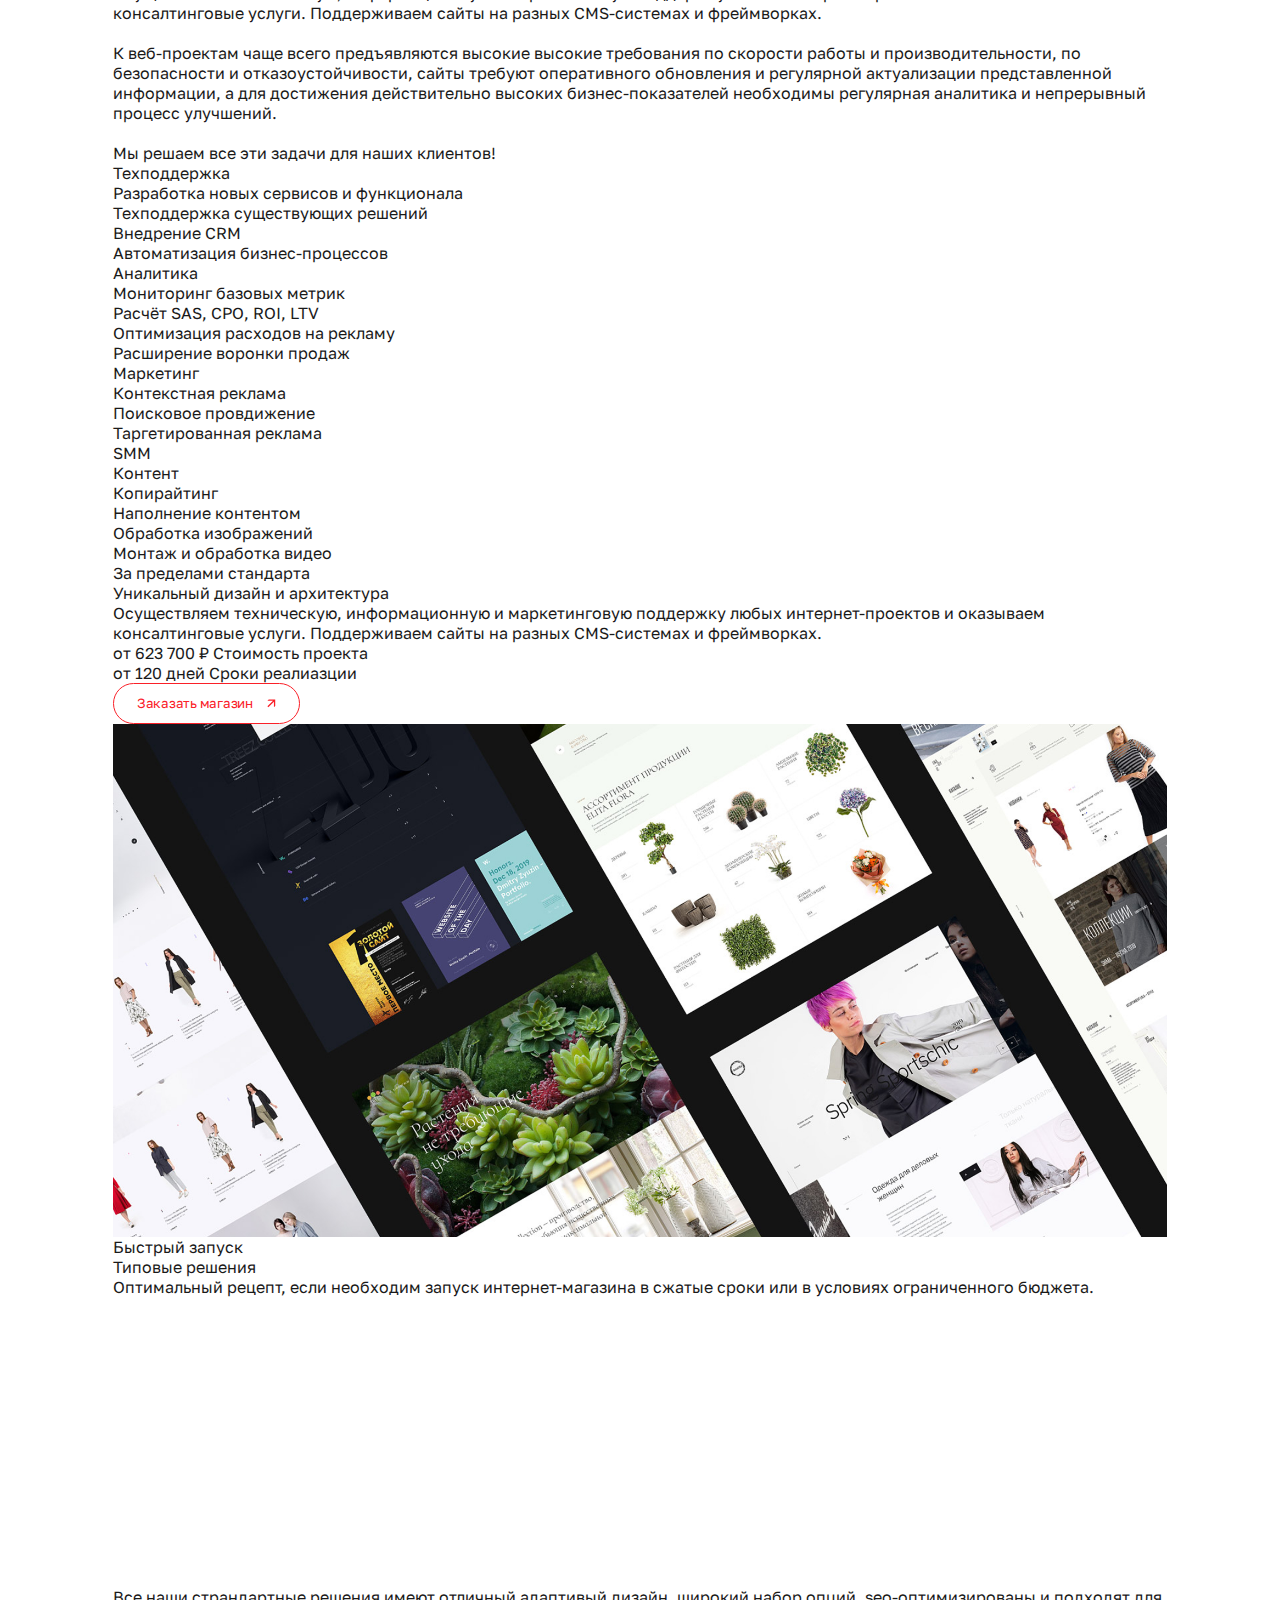
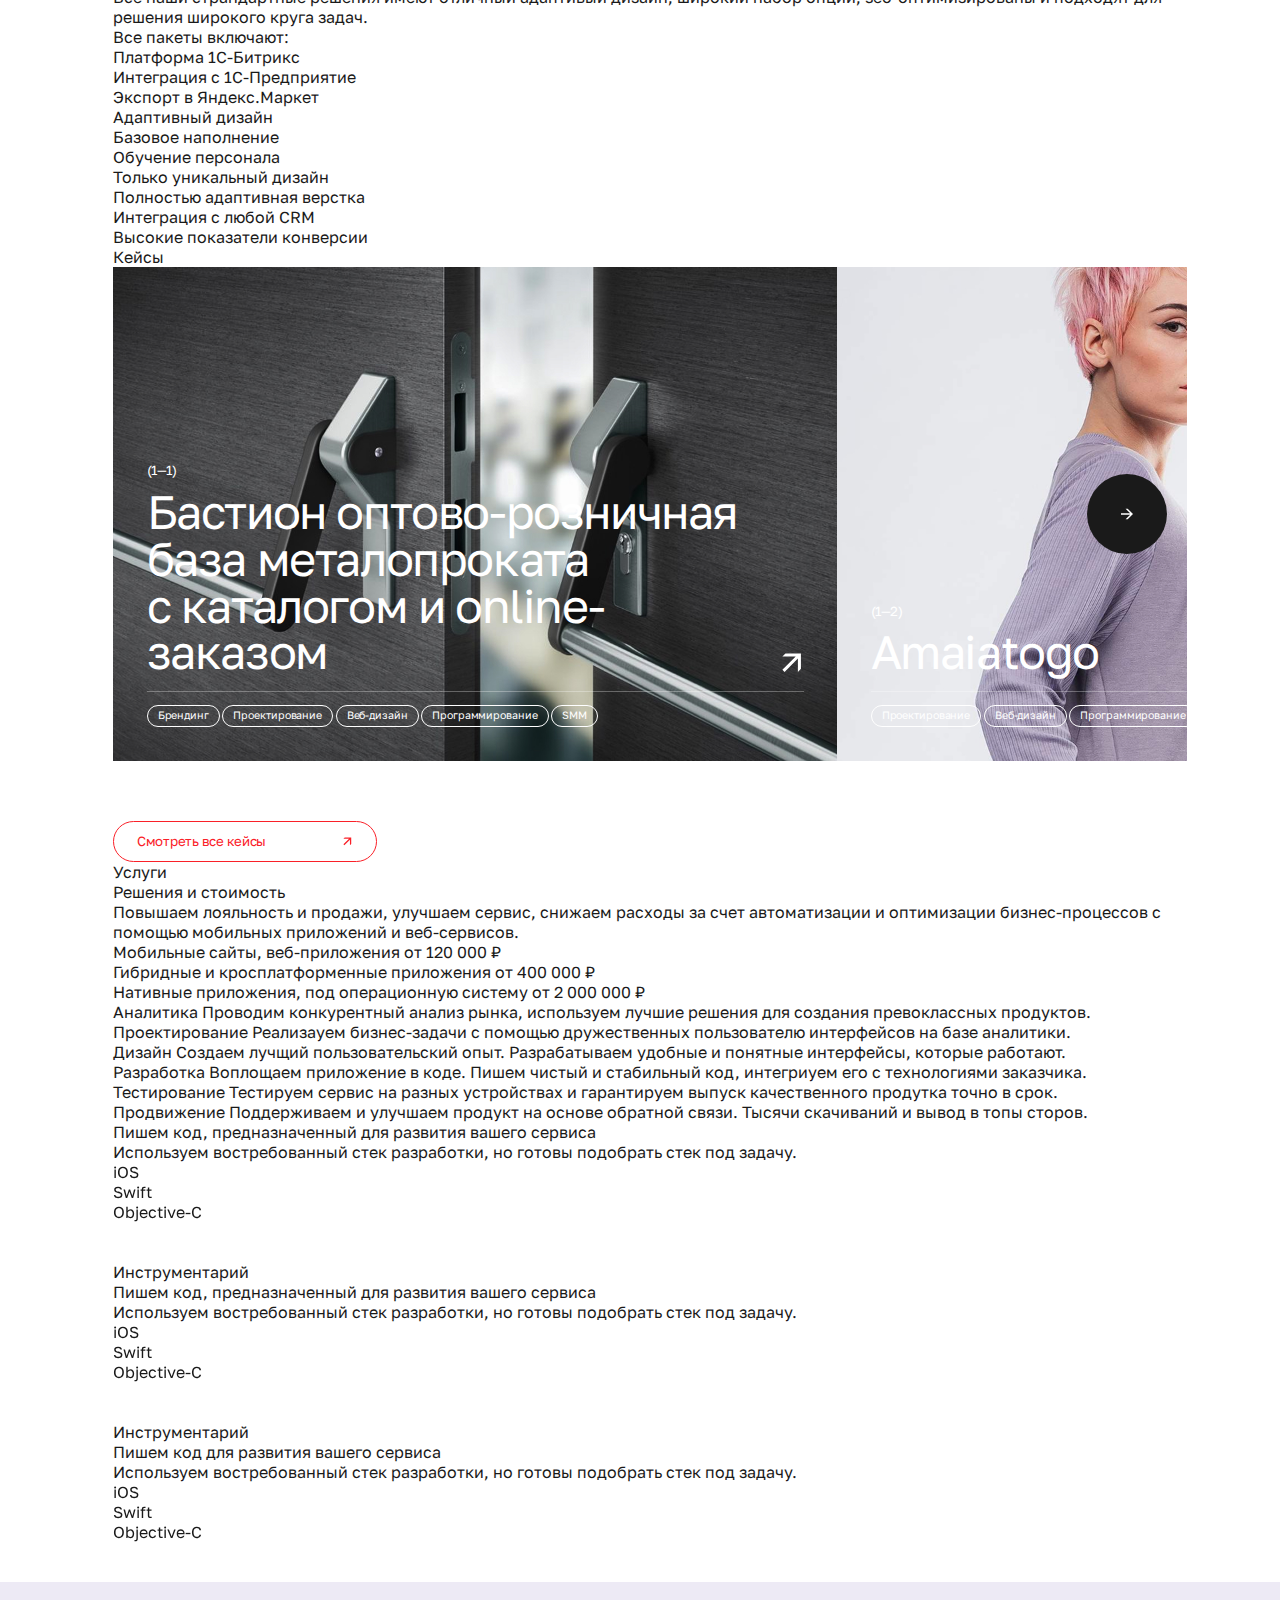
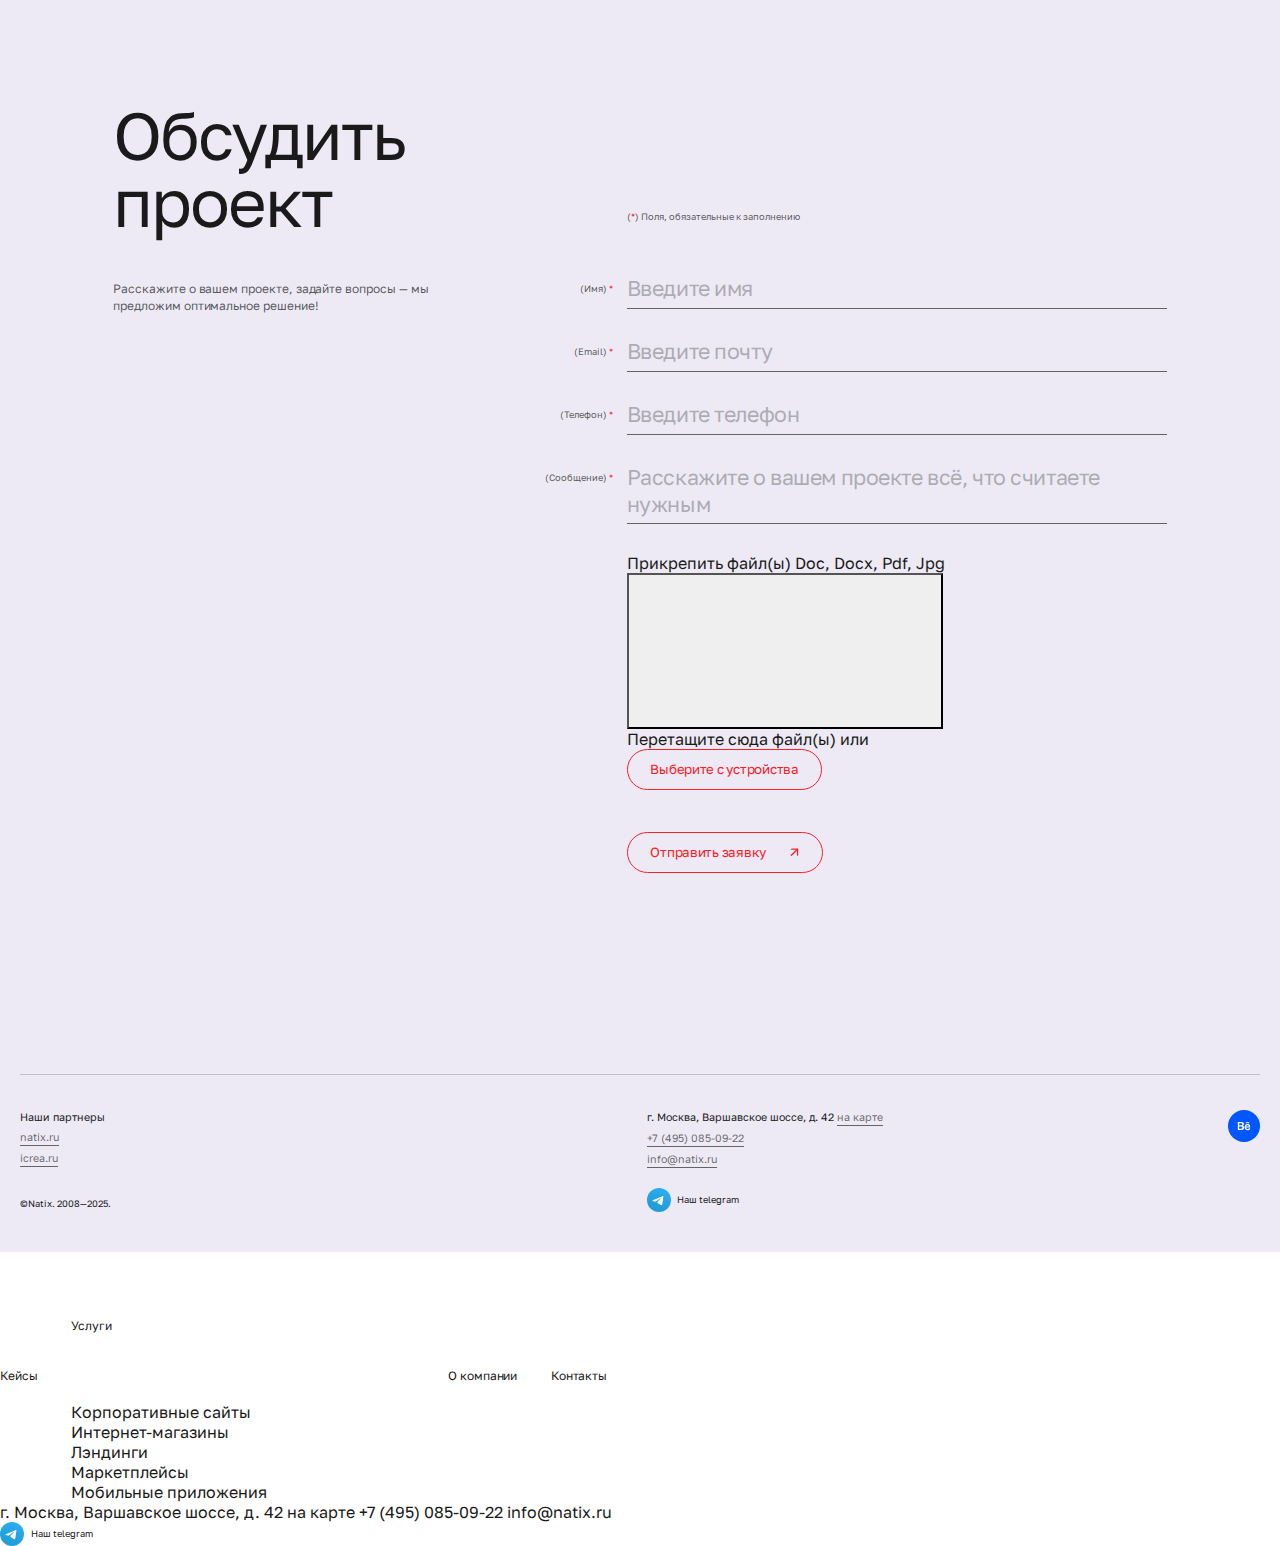
<file: sample-services.html>
<!DOCTYPE html>
<html lang="ru">

<head>
	<meta charset="UTF-8">
	<meta http-equiv="X-UA-Compatible" content="IE=edge">
	<meta name="viewport" content="width=device-width, initial-scale=1.0">
	<title>Natix - Услуги</title>
	<meta property="og:title" content="Natix - Услуги">
	<meta property="og:description" content="Описание">
	<meta property="og:url" content="/">
	<meta property="og:site_name" content="Natix - Услуги">
	<!-- favicon -->
	<link rel="icon" type="image/png" href="img/favicon-96x96.png" sizes="96x96" />
	<link rel="icon" type="image/svg+xml" href="img/favicon.svg" />
	<link rel="shortcut icon" href="img/favicon.ico" />
	<link rel="apple-touch-icon" sizes="180x180" href="img/apple-touch-icon.png" />
	<meta name="apple-mobile-web-app-title" content="Natix" />
	<link rel="manifest" href="img/site.webmanifest" />
	<meta name="msapplication-TileColor" content="#ffffff">
	<meta name="theme-color" content="#ffffff">
	<!-- styles -->
	<link rel="stylesheet" href="css/vendor.min.css">
	<link rel="stylesheet" href="css/app.min.css">
</head>

<body>
	<!-- wrapper -->
	<div class="wrapper">
		<!-- header -->
		<header class="header" id="header">
			<div class="container container--wide">
				<div class="header__wrapper">
					<div class="header__column">
						<a href="index.html" class="header__logotype">
							<img src="img/logotype.svg" width="71" height="30" alt="Natix">
						</a>
						<a href="#" class="header__link">+7 495 085-09-22</a>
					</div>
					<div class="header__column">
						<nav class="nav header__nav">
							<ul class="nav__list">
								<li class="nav__item ">
									<a href="cases.html" class="nav__link">Кейсы</a>
								</li>
								<li class="nav__item is--active">
									<div class="nav__elem">
										<a href="services.html" class="nav__link">
											<svg>
												<use xlink:href="img/sprite.svg#icon-caret"></use>
											</svg>
											<span>Услуги</span>
										</a>
										<div class="nav__dropdown">
											<ul class="nav__sublist">
												<li class="nav__subitem">
													<a href="service-01.html" class="nav__sublink">Корпоративные сайты</a>
												</li>
												<li class="nav__subitem">
													<a href="service-02.html" class="nav__sublink">Интернет-магазины</a>
												</li>
												<li class="nav__subitem">
													<a href="service-03.html" class="nav__sublink">Лэндинги</a>
												</li>
												<li class="nav__subitem">
													<a href="service-04.html" class="nav__sublink">Маркетплейсы</a>
												</li>
												<li class="nav__subitem">
													<a href="service-05.html" class="nav__sublink">Мобильные приложения</a>
												</li>
											</ul>
										</div>
									</div>
								</li>
								<li class="nav__item ">
									<a href="about.html" class="nav__link">О компании</a>
								</li>
								<li class="nav__item ">
									<a href="contacts.html" class="nav__link">Контакты</a>
								</li>
							</ul>
						</nav>
						<a href="#discuss-project" class="header__btn btn btn--md">Обсудить проект</a>
						<button class="hamburger" id="hamburger-toggle" aria-label="Меню">
							<span class="hamburger__inner"></span>
							<span class="hamburger__inner"></span>
							<span class="hamburger__inner"></span>
						</button>
					</div>
				</div>
			</div>
		</header>
		<!-- end of header -->
		<!-- content -->
		<div class="wrapper__content">
			<!-- development -->
			<section class="development" id="development">
				<div class="container">
					<nav class="breadcrumbs" aria-label="Breadcrumb">
						<ol class="breadcrumbs__list">
							<li class="breadcrumbs__item">
								<a href="index.html" class="breadcrumbs__link">Natix</a>
							</li>
							<li class="breadcrumbs__item">
								<a href="services.html" class="breadcrumbs__link">Услуги</a>
							</li>
							<li class="breadcrumbs__item">
								<span class="breadcrumbs__link">Разработка web-проектов</span>
							</li>
						</ol>
					</nav>
					<div class="section-about section-about--indent-first">
						<h1 class="section-about__heading">Разработка web-проектов</h1>
					</div>
					<div class="development__wrap">
						<span class="development__label">Этапы</span>
						<div class="development__slider">
							<div class="swiper">
								<div class="swiper-wrapper">
									<div class="swiper-slide">
										<div class="development-card development__item">
											<span class="development-card__label">01/06</span>
											<div class="development-card__body">
												<span class="development-card__title">Концепция</span>
												<p class="development-card__description">Собираем информацию о проекте. Продумываем шаги для решения задач бизнеса. Разрабатываем архитектуру web-решения. Составялем техническое задание и сопроводительную документацию. Сформированный аналитиками концепт передаем коллегам для разработки прототипа проекта.</p>
											</div>
										</div>
									</div>
									<div class="swiper-slide">
										<div class="development-card development__item">
											<span class="development-card__label">02/06</span>
											<div class="development-card__body">
												<span class="development-card__title">Прототип</span>
												<p class="development-card__description">Создаём детализированные прототипы сайта, которые позволяют визуально показать, где находятся элементы, как выглядят, как пользователь будет с ними взаимодействовать. По сути, это подробный макет, по которому в дальнейшем работают разработчики. Благодаря прототипу определяется стек технологий, необходимый для разработки.</p>
											</div>
										</div>
									</div>
									<div class="swiper-slide">
										<div class="development-card development__item">
											<span class="development-card__label">03/06</span>
											<div class="development-card__body">
												<span class="development-card__title">Дизайн</span>
												<p class="development-card__description">Разрабатываем концепцию дизайна на основе гайдлайнов компании и прототипов проекта. Строим карты взаимодействий пользователей с интерфейсом. Создаем макеты всех внутренних страниц сайта.<br>Прорабатываем варианты отображения сайта на разных типах устройств.</p>
											</div>
										</div>
									</div>
									<div class="swiper-slide">
										<div class="development-card development__item">
											<span class="development-card__label">04/06</span>
											<div class="development-card__body">
												<span class="development-card__title">Фронтенд разработка</span>
												<p class="development-card__description">Создаём продвинутый инструмент для решения задач маркетинга. Определяем цели пользователей и боремся за их интерес. Концепцию строим на преимуществах, соблюдая тональность бренда. Работу делим на этапы с конечным результатом. Некоторые из них можем вести параллельно, чтобы ускорить запуск, но не потерять в качестве.</p>
											</div>
										</div>
									</div>
									<div class="swiper-slide">
										<div class="development-card development__item">
											<span class="development-card__label">05/06</span>
											<div class="development-card__body">
												<span class="development-card__title">Бэкенд разработка</span>
												<p class="development-card__description">Выполняем разработку программной архитектуры сайта. Развертываем и настраивем среду разработки. Разрабатываем программный код функионала бэкенд. Реализуем интеграцию html-шаблона с бэкенд API. Тестируем и отлаживаем. Формируем техническую документацию.</p>
											</div>
										</div>
									</div>
									<div class="swiper-slide">
										<div class="development-card development__item">
											<span class="development-card__label">06/06</span>
											<div class="development-card__body">
												<span class="development-card__title">Запуск</span>
												<p class="development-card__description">Выполняем настройку сервера и развертывание проекта. Осуществляем тестирование всех пользовательских сценариев. Передаем проект в коммерческую эксплуатацию. Вместе с проектом предоставляем пользовательскую документаций и видеоинструкции.</p>
											</div>
										</div>
									</div>
								</div>
							</div>
							<div class="swiper-pagination"></div>
							<div class="swiper-controls">
								<button class="swiper-button-prev" aria-label="Назад">
									<svg class="swiper-button-icon">
										<use xlink:href="img/sprite.svg#icon-arrow-prev"></use>
									</svg>
								</button>
								<button class="swiper-button-next" aria-label="Далее">
									<svg class="swiper-button-icon">
										<use xlink:href="img/sprite.svg#icon-arrow-next"></use>
									</svg>
								</button>
							</div>
						</div>
					</div>
				</div>
			</section>
			<!-- end of development -->
			<!-- technical solutions -->
			<section class="technical-solutions section-indent-top" id="technical-solutions">
				<div class="container">
					<div class="section-top">
						<span class="section-top__title">Технические решения</span>
					</div>
					<div class="technical-solutions__slider">
						<div class="swiper">
							<div class="swiper-wrapper">
								<div class="swiper-slide">
									<div class="technical-solutions-card technical-solutions__item">
										<div class="technical-solutions-card__top">
											<span class="technical-solutions-card__number">01</span>
											<span class="technical-solutions-card__title">Корпоративные сайты</span>
										</div>
										<div class="technical-solutions-card__body">
											<span class="technical-solutions-card__description">Проводим подробный опрос. Уточняем наличие фирменного стиля, логотипа. Обсуждаем концепцию, функции интернет-магазина.</span>
											<ul class="technical-solutions-card__list">
												<li class="technical-solutions-card__list-item">
													<span class="technical-solutions-card__list-elem">Уникальная архитекутра</span>
												</li>
												<li class="technical-solutions-card__list-item">
													<span class="technical-solutions-card__list-elem">Уникальный дизайн</span>
												</li>
												<li class="technical-solutions-card__list-item">
													<span class="technical-solutions-card__list-elem">Функционал под проект</span>
												</li>
												<li class="technical-solutions-card__list-item">
													<span class="technical-solutions-card__list-elem">Интеграции с корп. сервисами</span>
												</li>
											</ul>
											<a href="#" class="technical-solutions-card__btn">
												<svg>
													<use xlink:href="img/sprite.svg#icon-arrow-next"></use>
												</svg>
											</a>
										</div>
									</div>
								</div>
								<div class="swiper-slide">
									<div class="technical-solutions-card technical-solutions__item">
										<div class="technical-solutions-card__top">
											<span class="technical-solutions-card__number">02</span>
											<span class="technical-solutions-card__title">Интернет-магазины</span>
										</div>
										<div class="technical-solutions-card__body">
											<span class="technical-solutions-card__description">Проводим подробный опрос. Уточняем наличие фирменного стиля, логотипа. Обсуждаем концепцию, функции интернет-магазина.</span>
											<ul class="technical-solutions-card__list">
												<li class="technical-solutions-card__list-item">
													<span class="technical-solutions-card__list-elem">Уникальная архитекутра</span>
												</li>
												<li class="technical-solutions-card__list-item">
													<span class="technical-solutions-card__list-elem">Уникальный дизайн</span>
												</li>
												<li class="technical-solutions-card__list-item">
													<span class="technical-solutions-card__list-elem">Функционал под проект</span>
												</li>
												<li class="technical-solutions-card__list-item">
													<span class="technical-solutions-card__list-elem">Интеграции с корп. сервисами</span>
												</li>
											</ul>
											<a href="#" class="technical-solutions-card__btn">
												<svg>
													<use xlink:href="img/sprite.svg#icon-arrow-next"></use>
												</svg>
											</a>
										</div>
									</div>
								</div>
								<div class="swiper-slide">
									<div class="technical-solutions-card technical-solutions__item">
										<div class="technical-solutions-card__top">
											<span class="technical-solutions-card__number">03</span>
											<span class="technical-solutions-card__title">Лэндинги</span>
										</div>
										<div class="technical-solutions-card__body">
											<span class="technical-solutions-card__description">Проводим подробный опрос. Уточняем наличие фирменного стиля, логотипа. Обсуждаем концепцию, функции интернет-магазина.</span>
											<ul class="technical-solutions-card__list">
												<li class="technical-solutions-card__list-item">
													<span class="technical-solutions-card__list-elem">Уникальная архитекутра</span>
												</li>
												<li class="technical-solutions-card__list-item">
													<span class="technical-solutions-card__list-elem">Уникальный дизайн</span>
												</li>
												<li class="technical-solutions-card__list-item">
													<span class="technical-solutions-card__list-elem">Функционал под проект</span>
												</li>
												<li class="technical-solutions-card__list-item">
													<span class="technical-solutions-card__list-elem">Интеграции с корп. сервисами</span>
												</li>
											</ul>
											<a href="#" class="technical-solutions-card__btn">
												<svg>
													<use xlink:href="img/sprite.svg#icon-arrow-next"></use>
												</svg>
											</a>
										</div>
									</div>
								</div>
								<div class="swiper-slide">
									<div class="technical-solutions-card technical-solutions__item">
										<div class="technical-solutions-card__top">
											<span class="technical-solutions-card__number">04</span>
											<span class="technical-solutions-card__title">Маркетплейсы</span>
										</div>
										<div class="technical-solutions-card__body">
											<span class="technical-solutions-card__description">Проводим подробный опрос. Уточняем наличие фирменного стиля, логотипа. Обсуждаем концепцию, функции интернет-магазина.</span>
											<ul class="technical-solutions-card__list">
												<li class="technical-solutions-card__list-item">
													<span class="technical-solutions-card__list-elem">Уникальная архитекутра</span>
												</li>
												<li class="technical-solutions-card__list-item">
													<span class="technical-solutions-card__list-elem">Уникальный дизайн</span>
												</li>
												<li class="technical-solutions-card__list-item">
													<span class="technical-solutions-card__list-elem">Функционал под проект</span>
												</li>
												<li class="technical-solutions-card__list-item">
													<span class="technical-solutions-card__list-elem">Интеграции с корп. сервисами</span>
												</li>
											</ul>
											<a href="#" class="technical-solutions-card__btn">
												<svg>
													<use xlink:href="img/sprite.svg#icon-arrow-next"></use>
												</svg>
											</a>
										</div>
									</div>
								</div>
							</div>
						</div>
						<div class="swiper-pagination"></div>
					</div>
				</div>
			</section>
			<!-- end of technical solutions -->
			<!-- automation -->
			<section class="automation section-indent-top" id="automation">
				<div class="container">
					<div class="section-top">
						<span class="section-top__title">Внедрение CRM</span>
					</div>
					<div class="section-about">
						<span class="section-about__heading">Автоматизация бизнес-процессов</span>
						<div class="section-about__wrapper">
							<div class="section-about__group">
								<p class="section-about__description">Битрикс24 – это простая и удобная система, которая помогает вам управлять взаимоотношениями с клиентами. Как и любая CRM, Битрикс24 позволяет настроить и отладить бизнес процессы внутри команды от А до Я.</p>
							</div>
							<div class="section-about__group">
								<ul class="section-about__list">
									<li class="section-about__list-item">
										<span class="section-about__list-elem">Единая база для торговли, склада, закупок и взаимоотношения с клиентами</span>
									</li>
									<li class="section-about__list-item">
										<span class="section-about__list-elem">Работа через удаленный доступ, обеспечивает мобильность</span>
									</li>
									<li class="section-about__list-item">
										<span class="section-about__list-elem">Интеграция с другими системами: бухгалтерия, телефония, сайты</span>
									</li>
									<li class="section-about__list-item">
										<span class="section-about__list-elem">Увеличивается количество повторных покупок</span>
									</li>
									<li class="section-about__list-item">
										<span class="section-about__list-elem">Уменьшается риск потери клиентов</span>
									</li>
									<li class="section-about__list-item">
										<span class="section-about__list-elem">Интеграция с другими системами: бухгалтерия, телефония, сайты</span>
									</li>
								</ul>
							</div>
						</div>
					</div>
					<div class="automation__wrapper">
						<div class="automation-card automation__item">
							<div class="automation-card__top">
								<span class="automation-card__number">01</span>
								<span class="automation-card__title">Корпоративные сайты</span>
							</div>
							<div class="automation-card__body">
								<span class="automation-card__description">Быстрый запуск и настройка. <br>Меньше гибкость в доработке и реализации интеграций.</span>
								<ul class="automation-card__list">
									<li class="automation-card__list-item">
										<span class="automation-card__list-elem">Интеграция с сайтом</span>
									</li>
									<li class="automation-card__list-item">
										<span class="automation-card__list-elem">Настройка под нужды бизнеса</span>
									</li>
									<li class="automation-card__list-item">
										<span class="automation-card__list-elem">Обучение персонала</span>
									</li>
								</ul>
								<div class="automation-card__bottom">
									<div class="automation-card__info">
										<span class="automation-card__price">220 000 руб.</span>
										<span class="automation-card__help">от 10 дней</span>
									</div>
									<a href="#discuss-project" class="automation-card__btn" aria-label="Подробнее">
										<svg>
											<use xlink:href="img/sprite.svg#icon-plus"></use>
										</svg>
									</a>
								</div>
							</div>
						</div>
						<div class="automation-card automation__item">
							<div class="automation-card__top">
								<span class="automation-card__number">02</span>
								<span class="automation-card__title">Свой сервер</span>
							</div>
							<div class="automation-card__body">
								<span class="automation-card__description">Полная свобода доработки под бизнес процессы вашей компании. <br>Все данные на вашем сервере.</span>
								<ul class="automation-card__list">
									<li class="automation-card__list-item">
										<span class="automation-card__list-elem">Интеграция с сайтом</span>
									</li>
									<li class="automation-card__list-item">
										<span class="automation-card__list-elem">Настройка под нужды бизнеса</span>
									</li>
									<li class="automation-card__list-item">
										<span class="automation-card__list-elem">Обучение персонала</span>
									</li>
								</ul>
								<div class="automation-card__bottom">
									<div class="automation-card__info">
										<span class="automation-card__price">530 000 руб.</span>
										<span class="automation-card__help">от 30 дней</span>
									</div>
									<a href="#discuss-project" class="automation-card__btn" aria-label="Подробнее">
										<svg>
											<use xlink:href="img/sprite.svg#icon-plus"></use>
										</svg>
									</a>
								</div>
							</div>
						</div>
					</div>
				</div>
			</section>
			<!-- end of automation -->
			<!-- project support -->
			<section class="project-support section-indent-top" id="project-support">
				<div class="container">
					<div class="section-top">
						<span class="section-top__title">Техническая поддержка и развитие</span>
					</div>
					<div class="section-about">
						<span class="section-about__heading">Сопровождение проектов</span>
						<div class="section-about__content">
							<p>
								Осуществляем техническую, информационную и маркетинговую поддержку любых интернет-проектов и оказываем консалтинговые услуги. Поддерживаем сайты на разных CMS-системах и фреймворках.
								<br><br>
								К веб-проектам чаще всего предъявляются высокие высокие требования по скорости работы и производительности, по безопасности и отказоустойчивости, сайты требуют оперативного обновления и регулярной актуализации представленной информации, а для достижения действительно высоких бизнес-показателей необходимы регулярная аналитика и непрерывный процесс улучшений.
								<br><br>
								Мы решаем все эти задачи для наших клиентов!
							</p>
						</div>
					</div>
					<div class="project-support__wrapper">
						<div class="project-support-card project-support__item">
							<span class="project-support-card__label">Техподдержка</span>
							<ul class="project-support-card__list">
								<li class="project-support-card__list-item">
									<span class="project-support-card__list-elem">Разработка новых сервисов и функционала</span>
								</li>
								<li class="project-support-card__list-item">
									<span class="project-support-card__list-elem">Техподдержка существующих решений</span>
								</li>
								<li class="project-support-card__list-item">
									<span class="project-support-card__list-elem">Внедрение CRM</span>
								</li>
								<li class="project-support-card__list-item">
									<span class="project-support-card__list-elem">Автоматизация бизнес-процессов</span>
								</li>
							</ul>
						</div>
						<div class="project-support-card project-support__item">
							<span class="project-support-card__label">Аналитика</span>
							<ul class="project-support-card__list">
								<li class="project-support-card__list-item">
									<span class="project-support-card__list-elem">Мониторинг базовых метрик</span>
								</li>
								<li class="project-support-card__list-item">
									<span class="project-support-card__list-elem">Расчёт SAS, CPO, ROI, LTV</span>
								</li>
								<li class="project-support-card__list-item">
									<span class="project-support-card__list-elem">Оптимизация расходов на рекламу</span>
								</li>
								<li class="project-support-card__list-item">
									<span class="project-support-card__list-elem">Расширение воронки продаж</span>
								</li>
							</ul>
						</div>
						<div class="project-support-card project-support__item">
							<span class="project-support-card__label">Маркетинг</span>
							<ul class="project-support-card__list">
								<li class="project-support-card__list-item">
									<span class="project-support-card__list-elem">Контекстная реклама</span>
								</li>
								<li class="project-support-card__list-item">
									<span class="project-support-card__list-elem">Поисковое провдижение</span>
								</li>
								<li class="project-support-card__list-item">
									<span class="project-support-card__list-elem">Таргетированная реклама</span>
								</li>
								<li class="project-support-card__list-item">
									<span class="project-support-card__list-elem">SMM</span>
								</li>
							</ul>
						</div>
						<div class="project-support-card project-support__item">
							<span class="project-support-card__label">Контент</span>
							<ul class="project-support-card__list">
								<li class="project-support-card__list-item">
									<span class="project-support-card__list-elem">Копирайтинг</span>
								</li>
								<li class="project-support-card__list-item">
									<span class="project-support-card__list-elem">Наполнение контентом</span>
								</li>
								<li class="project-support-card__list-item">
									<span class="project-support-card__list-elem">Обработка изображений</span>
								</li>
								<li class="project-support-card__list-item">
									<span class="project-support-card__list-elem">Монтаж и обработка видео</span>
								</li>
							</ul>
						</div>
					</div>
				</div>
			</section>
			<!-- end of project support -->
			<!-- design -->
			<section class="design section-indent-top" id="design">
				<div class="container">
					<div class="section-top">
						<span class="section-top__title">За пределами стандарта</span>
					</div>
					<div class="design__wrapper">
						<div class="design__left">
							<span class="design__heading">Уникальный дизайн и архитектура</span>
							<p class="design__description">Осуществляем техническую, информационную и маркетинговую поддержку любых интернет-проектов и оказываем консалтинговые услуги. Поддерживаем сайты на разных CMS-системах и фреймворках.</p>
						</div>
						<div class="design__right">
							<div class="design__info">
								<div class="design__prices">
									<div class="design__prices-item">
										<span class="design__price">от 623 700 ₽</span>
										<span class="design__help">Стоимость проекта</span>
									</div>
									<div class="design__prices-item">
										<span class="design__price">от 120 дней</span>
										<span class="design__help">Сроки реалиазции</span>
									</div>
								</div>
								<a href="#" class="design__more btn btn--white">
									<span>Заказать магазин</span>
									<svg>
										<use xlink:href="img/sprite.svg#icon-arrow-top-right"></use>
									</svg>
								</a>
							</div>
						</div>
					</div>
					<picture class="design__bg">
						<img src="img/design-bg.jpg" alt="Image">
					</picture>
				</div>
			</section>
			<!-- end of design -->
			<!-- solutions -->
			<section class="solutions section-indent-top" id="solutions">
				<div class="container">
					<div class="section-top">
						<span class="section-top__title">Быстрый запуск</span>
					</div>
					<div class="section-about">
						<span class="section-about__heading">Типовые решения</span>
						<div class="section-about__wrapper">
							<div class="section-about__group">
								<p class="section-about__description">Оптимальный рецепт, если необходим запуск интернет-магазина в сжатые сроки или в условиях ограниченного бюджета. </p>
							</div>
						</div>
					</div>
					<div class="solutions__slider">
						<div class="swiper">
							<div class="swiper-wrapper">
								<div class="swiper-slide">
									<div class="solutions-card solutions__slide">
										<div class="solutions-card__main">
											<div class="solutions-card__top">
												<span class="solutions-card__number">01</span>
												<span class="solutions-card__title">Startup</span>
											</div>
											<div class="solutions-card__body">
												<ul class="solutions-card__list">
													<li class="solutions-card__list-item">
														<span class="solutions-card__list-elem">Интернет-магазин на конструкторе tildа. Быстрое начало продаж</span>
													</li>
													<li class="solutions-card__list-item">
														<span class="solutions-card__list-elem">Интеграция одного из готовых шаблонов платформы</span>
													</li>
													<li class="solutions-card__list-item">
														<span class="solutions-card__list-elem">Кастомизация под проект и наполнение</span>
													</li>
													<li class="solutions-card__list-item">
														<span class="solutions-card__list-elem">Быстрый запуск и поддержка</span>
													</li>
												</ul>
											</div>
										</div>
										<div class="solutions-card__bottom">
											<div class="solutions-card__info">
												<span class="solutions-card__price">220 000 руб.</span>
												<span class="solutions-card__help">от 10 дней</span>
											</div>
											<a href="#discuss-project" class="solutions-card__btn" aria-label="Подробнее">
												<svg>
													<use xlink:href="img/sprite.svg#icon-plus"></use>
												</svg>
											</a>
										</div>
									</div>
								</div>
								<div class="swiper-slide">
									<div class="solutions-card solutions__slide">
										<div class="solutions-card__main">
											<div class="solutions-card__top">
												<span class="solutions-card__number">02</span>
												<span class="solutions-card__title">Medium</span>
											</div>
											<div class="solutions-card__body">
												<ul class="solutions-card__list">
													<li class="solutions-card__list-item">
														<span class="solutions-card__list-elem">Интернет-магазин с оптимальным набором функций</span>
													</li>
													<li class="solutions-card__list-item">
														<span class="solutions-card__list-elem">Стандартное решение с доработками стиля</span>
													</li>
													<li class="solutions-card__list-item">
														<span class="solutions-card__list-elem">Дизайн и оформление в рамках возможностей шаблона. Незначительная кастомизация</span>
													</li>
													<li class="solutions-card__list-item">
														<span class="solutions-card__list-elem">Запуск и поддержка</span>
													</li>
												</ul>
											</div>
										</div>
										<div class="solutions-card__bottom">
											<div class="solutions-card__info">
												<span class="solutions-card__price">380 000 руб.</span>
												<span class="solutions-card__help">от 20 дней</span>
											</div>
											<a href="#discuss-project" class="solutions-card__btn" aria-label="Подробнее">
												<svg>
													<use xlink:href="img/sprite.svg#icon-plus"></use>
												</svg>
											</a>
										</div>
									</div>
								</div>
								<div class="swiper-slide">
									<div class="solutions-card solutions__slide">
										<div class="solutions-card__main">
											<div class="solutions-card__top">
												<span class="solutions-card__number">03</span>
												<span class="solutions-card__title">Advanced</span>
											</div>
											<div class="solutions-card__body">
												<ul class="solutions-card__list">
													<li class="solutions-card__list-item">
														<span class="solutions-card__list-elem">Интернет-магазин с широкими возможностями</span>
													</li>
													<li class="solutions-card__list-item">
														<span class="solutions-card__list-elem">Доработанное под проект стандартное решение со сторонними интеграциями</span>
													</li>
													<li class="solutions-card__list-item">
														<span class="solutions-card__list-elem">Дополнительный интерфейсы и функционал за рамками шаблона</span>
													</li>
													<li class="solutions-card__list-item">
														<span class="solutions-card__list-elem">Интеграция с CRM</span>
													</li>
													<li class="solutions-card__list-item">
														<span class="solutions-card__list-elem">Запуск и поддержка</span>
													</li>
												</ul>
											</div>
										</div>
										<div class="solutions-card__bottom">
											<div class="solutions-card__info">
												<span class="solutions-card__price">500 000 руб.</span>
												<span class="solutions-card__help">от 30 дней</span>
											</div>
											<a href="#discuss-project" class="solutions-card__btn" aria-label="Подробнее">
												<svg>
													<use xlink:href="img/sprite.svg#icon-plus"></use>
												</svg>
											</a>
										</div>
									</div>
								</div>
							</div>
						</div>
						<div class="swiper-pagination"></div>
					</div>
					<div class="section-about section-about--indent-top">
						<span class="section-about__title">Все наши страндартные решения имеют отличный адаптивый дизайн, широкий набор опций, seo-оптимизированы и подходят для решения широкого круга задач. <br>Все пакеты включают:</span>
					</div>
					<ul class="solutions__list">
						<li class="solutions__list-item">
							<span class="solutions__list-elem">Платформа 1С-Битрикс</span>
						</li>
						<li class="solutions__list-item">
							<span class="solutions__list-elem">Интеграция с 1С-Предприятие</span>
						</li>
						<li class="solutions__list-item">
							<span class="solutions__list-elem">Экспорт в Яндекс.Маркет</span>
						</li>
						<li class="solutions__list-item">
							<span class="solutions__list-elem">Адаптивный дизайн</span>
						</li>
						<li class="solutions__list-item">
							<span class="solutions__list-elem">Базовое наполнение</span>
						</li>
						<li class="solutions__list-item">
							<span class="solutions__list-elem">Обучение персонала</span>
						</li>
					</ul>
					<div class="advantages solutions__advantages">
						<div class="advantages__wrapper">
							<div class="advantages__item">
								<div class="advantages__item-inner">
									<span class="advantages__description">Только уникальный дизайн</span>
								</div>
							</div>
							<div class="advantages__item">
								<div class="advantages__item-inner">
									<span class="advantages__description">Полностью адаптивная верстка</span>
								</div>
							</div>
							<div class="advantages__item">
								<div class="advantages__item-inner">
									<span class="advantages__description">Интеграция с любой CRM</span>
								</div>
							</div>
							<div class="advantages__item">
								<div class="advantages__item-inner">
									<span class="advantages__description">Высокие показатели конверсии</span>
								</div>
							</div>
						</div>
					</div>
				</div>
			</section>
			<!-- end of solutions -->
			<!-- cases -->
			<section class="cases cases--overflow section-indent-top" id="cases">
				<div class="container">
					<div class="section-top">
						<span class="section-top__title">Кейсы</span>
					</div>
					<div class="cases__slider">
						<div class="swiper">
							<div class="swiper-wrapper">
								<div class="swiper-slide">
									<div class="cases-card cases__slide">
										<div class="cases-card__body">
											<span class="cases-card__number">(1—1)</span>
											<a href="#" class="cases-card__title">
												<span>Бастион оптово-розничная база металопроката с каталогом и online-заказом</span>
												<svg>
													<use xlink:href="img/sprite.svg#icon-arrow-top-right"></use>
												</svg>
											</a>
										</div>
										<ul class="cases-card__list">
											<li class="cases-card__item">
												<a href="#" class="cases-card__tag">Брендинг</a>
											</li>
											<li class="cases-card__item">
												<a href="#" class="cases-card__tag">Проектирование</a>
											</li>
											<li class="cases-card__item">
												<a href="#" class="cases-card__tag">Веб-дизайн</a>
											</li>
											<li class="cases-card__item">
												<a href="#" class="cases-card__tag">Программирование</a>
											</li>
											<li class="cases-card__item">
												<a href="#" class="cases-card__tag">SMM</a>
											</li>
										</ul>
										<picture class="cases-card__bg">
											<img src="img/cases-card-01.jpg" alt="Image">
										</picture>
									</div>
								</div>
								<div class="swiper-slide">
									<div class="cases-card cases__slide">
										<div class="cases-card__body">
											<span class="cases-card__number">(1—2)</span>
											<a href="#" class="cases-card__title">
												<span>Amaiatogo</span>
												<svg>
													<use xlink:href="img/sprite.svg#icon-arrow-top-right"></use>
												</svg>
											</a>
										</div>
										<ul class="cases-card__list">
											<li class="cases-card__item">
												<a href="#" class="cases-card__tag">Проектирование</a>
											</li>
											<li class="cases-card__item">
												<a href="#" class="cases-card__tag">Веб-дизайн</a>
											</li>
											<li class="cases-card__item">
												<a href="#" class="cases-card__tag">Программирование</a>
											</li>
										</ul>
										<picture class="cases-card__bg">
											<img src="img/cases-card-02.jpg" alt="Image">
										</picture>
									</div>
								</div>
								<div class="swiper-slide">
									<div class="cases-card cases__slide">
										<div class="cases-card__body">
											<span class="cases-card__number">(1—3)</span>
											<a href="#" class="cases-card__title">
												<span>Verryberry <br>Lab</span>
												<svg>
													<use xlink:href="img/sprite.svg#icon-arrow-top-right"></use>
												</svg>
											</a>
										</div>
										<ul class="cases-card__list">
											<li class="cases-card__item">
												<a href="#" class="cases-card__tag">Веб-дизайн</a>
											</li>
											<li class="cases-card__item">
												<a href="#" class="cases-card__tag">Программирование</a>
											</li>
										</ul>
										<picture class="cases-card__bg">
											<img src="img/cases-card-03.jpg" alt="Image">
										</picture>
									</div>
								</div>
							</div>
						</div>
						<div class="swiper-pagination"></div>
						<button class="swiper-button-next" aria-label="Далее">
							<svg class="swiper-button-icon">
								<use xlink:href="img/sprite.svg#icon-arrow-next"></use>
							</svg>
						</button>
					</div>
					<a href="#" class="cases__more btn">
						<span>Смотреть все кейсы</span>
						<svg>
							<use xlink:href="img/sprite.svg#icon-arrow-top-right"></use>
						</svg>
					</a>
				</div>
			</section>
			<!-- end of cases -->
			<!-- solutions prices -->
			<section class="solutions-prices section-indent-top" id="solutions-prices">
				<div class="container">
					<div class="section-top">
						<span class="section-top__title">Услуги</span>
					</div>
					<div class="section-about">
						<span class="section-about__heading">Решения и стоимость</span>
						<div class="section-about__wrapper">
							<div class="section-about__group">
								<p class="section-about__description">Повышаем лояльность и продажи, улучшаем сервис, снижаем расходы за счет автоматизации и оптимизации бизнес-процессов с помощью мобильных приложений и веб-сервисов.</p>
							</div>
						</div>
					</div>
					<div class="solutions-prices__wrapper">
						<div class="solutions-prices-card solutions-prices__item">
							<span class="solutions-prices-card__title">Мобильные сайты, веб-приложения </span>
							<span class="solutions-prices-card__price">от 120 000 ₽</span>
						</div>
						<div class="solutions-prices-card solutions-prices__item">
							<span class="solutions-prices-card__title">Гибридные и кросплатформенные приложения</span>
							<span class="solutions-prices-card__price">от 400 000 ₽</span>
						</div>
						<div class="solutions-prices-card solutions-prices__item">
							<span class="solutions-prices-card__title">Нативные приложения, под операционную систему</span>
							<span class="solutions-prices-card__price">от 2 000 000 ₽</span>
						</div>
					</div>
					<div class="solutions-list solutions-prices__list">
						<div class="solutions-list__wrapper">
							<div class="solutions-list__item">
								<span class="solutions-list__title">Аналитика</span>
								<span class="solutions-list__description">Проводим конкурентный анализ рынка, используем лучшие решения для создания превоклассных продуктов.</span>
							</div>
							<div class="solutions-list__item">
								<span class="solutions-list__title">Проектирование</span>
								<span class="solutions-list__description">Реализауем бизнес-задачи с помощью дружественных пользователю интерфейсов на базе аналитики.</span>
							</div>
							<div class="solutions-list__item">
								<span class="solutions-list__title">Дизайн</span>
								<span class="solutions-list__description">Создаем лучщий пользовательский опыт. Разрабатываем удобные и понятные интерфейсы, которые работают.</span>
							</div>
							<div class="solutions-list__item">
								<span class="solutions-list__title">Разработка</span>
								<span class="solutions-list__description">Воплощаем приложение в коде. Пишем чистый и стабильный код, интегриуем его с технологиями заказчика.</span>
							</div>
							<div class="solutions-list__item">
								<span class="solutions-list__title">Тестирование</span>
								<span class="solutions-list__description">Тестируем сервис на разных устройствах и гарантируем выпуск качественного продутка точно в срок.</span>
							</div>
							<div class="solutions-list__item">
								<span class="solutions-list__title">Продвижение</span>
								<span class="solutions-list__description">Поддерживаем и улучшаем продукт на основе обратной связи. Тысячи скачиваний и вывод в топы сторов.</span>
							</div>
						</div>
					</div>
					<div class="tools solutions-prices__tools">
						<div class="tools__top">
							<span class="tools__title">Пишем код, предназначенный для развития вашего сервиса</span>
							<p class="tools__description">Используем востребованный стек разработки, но готовы подобрать стек под задачу.</p>
						</div>
						<div class="tools__slider">
							<div class="swiper swiper-only-mobile">
								<div class="swiper-wrapper">
									<div class="swiper-slide">
										<div class="tools-card tools__item" style="--background: #F8EBE9;">
											<div class="tools-card__top">
												<span class="tools-card__title">iOS</span>
											</div>
											<div class="tools-card__body">
												<ul class="tools-card__list">
													<li class="tools-card__list-item">
														<span class="tools-card__list-elem">Swift</span>
													</li>
													<li class="tools-card__list-item">
														<span class="tools-card__list-elem">Objective-C</span>
													</li>
												</ul>
											</div>
										</div>
									</div>
									<div class="swiper-slide">
										<div class="tools-card tools__item" style="--background: #FBF4E7;">
											<div class="tools-card__top">
												<span class="tools-card__title">Android</span>
											</div>
											<div class="tools-card__body">
												<ul class="tools-card__list">
													<li class="tools-card__list-item">
														<span class="tools-card__list-elem">С++</span>
													</li>
													<li class="tools-card__list-item">
														<span class="tools-card__list-elem">Kotlin</span>
													</li>
													<li class="tools-card__list-item">
														<span class="tools-card__list-elem">Java</span>
													</li>
												</ul>
											</div>
										</div>
									</div>
									<div class="swiper-slide">
										<div class="tools-card tools__item" style="--background: #E7EFEC;">
											<div class="tools-card__top">
												<span class="tools-card__title">Crossplatform</span>
											</div>
											<div class="tools-card__body">
												<ul class="tools-card__list">
													<li class="tools-card__list-item">
														<span class="tools-card__list-elem">JavaScript</span>
													</li>
													<li class="tools-card__list-item">
														<span class="tools-card__list-elem">C++</span>
													</li>
													<li class="tools-card__list-item">
														<span class="tools-card__list-elem">Java</span>
													</li>
													<li class="tools-card__list-item">
														<span class="tools-card__list-elem">Flutter</span>
													</li>
												</ul>
											</div>
										</div>
									</div>
									<div class="swiper-slide">
										<div class="tools-card tools__item" style="--background: #DDE7F8;">
											<div class="tools-card__top">
												<span class="tools-card__title">MobileSite</span>
											</div>
											<div class="tools-card__body">
												<ul class="tools-card__list">
													<li class="tools-card__list-item">
														<span class="tools-card__list-elem">PHP</span>
													</li>
													<li class="tools-card__list-item">
														<span class="tools-card__list-elem">GO</span>
													</li>
													<li class="tools-card__list-item">
														<span class="tools-card__list-elem">Laravel</span>
													</li>
												</ul>
											</div>
										</div>
									</div>
								</div>
							</div>
						</div>
					</div>
				</div>
			</section>
			<!-- end of solutions prices -->
			<!-- tools -->
			<section class="tools section-indent-top" id="tools-1">
				<div class="container">
					<div class="section-top">
						<span class="section-top__title">Инструментарий</span>
					</div>
					<div class="section-about">
						<span class="section-about__heading">Пишем код, предназначенный для развития вашего сервиса</span>
						<div class="section-about__wrapper">
							<div class="section-about__group">
								<p class="section-about__description">Используем востребованный стек разработки, но готовы подобрать стек под задачу.</p>
							</div>
						</div>
					</div>
					<div class="tools__slider">
						<div class="swiper swiper-only-mobile">
							<div class="swiper-wrapper">
								<div class="swiper-slide">
									<div class="tools-card tools__item">
										<div class="tools-card__top">
											<span class="tools-card__title">iOS</span>
										</div>
										<div class="tools-card__body">
											<ul class="tools-card__list">
												<li class="tools-card__list-item">
													<span class="tools-card__list-elem">Swift</span>
												</li>
												<li class="tools-card__list-item">
													<span class="tools-card__list-elem">Objective-C</span>
												</li>
											</ul>
										</div>
									</div>
								</div>
								<div class="swiper-slide">
									<div class="tools-card tools__item">
										<div class="tools-card__top">
											<span class="tools-card__title">Android</span>
										</div>
										<div class="tools-card__body">
											<ul class="tools-card__list">
												<li class="tools-card__list-item">
													<span class="tools-card__list-elem">С++</span>
												</li>
												<li class="tools-card__list-item">
													<span class="tools-card__list-elem">Kotlin</span>
												</li>
												<li class="tools-card__list-item">
													<span class="tools-card__list-elem">Java</span>
												</li>
											</ul>
										</div>
									</div>
								</div>
								<div class="swiper-slide">
									<div class="tools-card tools__item">
										<div class="tools-card__top">
											<span class="tools-card__title">Crossplatform</span>
										</div>
										<div class="tools-card__body">
											<ul class="tools-card__list">
												<li class="tools-card__list-item">
													<span class="tools-card__list-elem">JavaScript</span>
												</li>
												<li class="tools-card__list-item">
													<span class="tools-card__list-elem">C++</span>
												</li>
												<li class="tools-card__list-item">
													<span class="tools-card__list-elem">Java</span>
												</li>
												<li class="tools-card__list-item">
													<span class="tools-card__list-elem">Flutter</span>
												</li>
											</ul>
										</div>
									</div>
								</div>
								<div class="swiper-slide">
									<div class="tools-card tools__item">
										<div class="tools-card__top">
											<span class="tools-card__title">MobileSite</span>
										</div>
										<div class="tools-card__body">
											<ul class="tools-card__list">
												<li class="tools-card__list-item">
													<span class="tools-card__list-elem">PHP</span>
												</li>
												<li class="tools-card__list-item">
													<span class="tools-card__list-elem">GO</span>
												</li>
												<li class="tools-card__list-item">
													<span class="tools-card__list-elem">Laravel</span>
												</li>
											</ul>
										</div>
									</div>
								</div>
							</div>
						</div>
					</div>
				</div>
			</section>
			<!-- end of tools -->
			<!-- tools -->
			<section class="tools section-indent-top section-indent-bottom" id="tools-2">
				<div class="container">
					<div class="section-top">
						<span class="section-top__title">Инструментарий</span>
					</div>
					<div class="section-about">
						<span class="section-about__heading">Пишем код для развития вашего сервиса</span>
						<div class="section-about__wrapper">
							<div class="section-about__group">
								<p class="section-about__description">Используем востребованный стек разработки, но готовы подобрать стек под задачу.</p>
							</div>
						</div>
					</div>
					<div class="tools__slider">
						<div class="swiper swiper-only-mobile">
							<div class="swiper-wrapper">
								<div class="swiper-slide">
									<div class="tools-card tools__item" style="--background: #F8EBE9;">
										<div class="tools-card__top">
											<span class="tools-card__title">iOS</span>
										</div>
										<div class="tools-card__body">
											<ul class="tools-card__list">
												<li class="tools-card__list-item">
													<span class="tools-card__list-elem">Swift</span>
												</li>
												<li class="tools-card__list-item">
													<span class="tools-card__list-elem">Objective-C</span>
												</li>
											</ul>
										</div>
									</div>
								</div>
								<div class="swiper-slide">
									<div class="tools-card tools__item" style="--background: #FBF4E7;">
										<div class="tools-card__top">
											<span class="tools-card__title">Android</span>
										</div>
										<div class="tools-card__body">
											<ul class="tools-card__list">
												<li class="tools-card__list-item">
													<span class="tools-card__list-elem">С++</span>
												</li>
												<li class="tools-card__list-item">
													<span class="tools-card__list-elem">Kotlin</span>
												</li>
												<li class="tools-card__list-item">
													<span class="tools-card__list-elem">Java</span>
												</li>
											</ul>
										</div>
									</div>
								</div>
								<div class="swiper-slide">
									<div class="tools-card tools__item" style="--background: #E7EFEC;">
										<div class="tools-card__top">
											<span class="tools-card__title">Crossplatform</span>
										</div>
										<div class="tools-card__body">
											<ul class="tools-card__list">
												<li class="tools-card__list-item">
													<span class="tools-card__list-elem">JavaScript</span>
												</li>
												<li class="tools-card__list-item">
													<span class="tools-card__list-elem">C++</span>
												</li>
												<li class="tools-card__list-item">
													<span class="tools-card__list-elem">Java</span>
												</li>
												<li class="tools-card__list-item">
													<span class="tools-card__list-elem">Flutter</span>
												</li>
											</ul>
										</div>
									</div>
								</div>
								<div class="swiper-slide">
									<div class="tools-card tools__item" style="--background: #DDE7F8;">
										<div class="tools-card__top">
											<span class="tools-card__title">MobileSite</span>
										</div>
										<div class="tools-card__body">
											<ul class="tools-card__list">
												<li class="tools-card__list-item">
													<span class="tools-card__list-elem">PHP</span>
												</li>
												<li class="tools-card__list-item">
													<span class="tools-card__list-elem">GO</span>
												</li>
												<li class="tools-card__list-item">
													<span class="tools-card__list-elem">Laravel</span>
												</li>
											</ul>
										</div>
									</div>
								</div>
							</div>
						</div>
					</div>
				</div>
			</section>
			<!-- end of tools -->
			<!-- discuss project -->
			<section class="discuss-project" id="discuss-project">
				<div class="container">
					<div class="discuss-project__wrap">
						<div class="discuss-project__left">
							<span class="discuss-project__heading">Обсудить <br>проект</span>
							<p class="discuss-project__description">Расскажите о вашем проекте, задайте вопросы — мы предложим оптимальное решение!</p>
						</div>
						<div class="discuss-project__right">
							<span class="discuss-project__help">(<span>*</span>) Поля, обязательные к заполнению</span>
							<form action="#" class="discuss-project-form discuss-project__form">
								<div class="input-field discuss-project-form__input">
									<label for="discuss-project-name" class="input-field__label">(Имя) <span>*</span></label>
									<div class="input-field__inner">
										<input type="text" class="input-field__input" id="discuss-project-name" placeholder="Введите имя">
									</div>
									<span class="input-field__error">Значение введено неверно!</span>
								</div>
								<div class="input-field discuss-project-form__input">
									<label for="discuss-project-email" class="input-field__label">(Email) <span>*</span></label>
									<div class="input-field__inner">
										<input type="email" class="input-field__input" id="discuss-project-email" placeholder="Введите почту">
									</div>
									<span class="input-field__error">Значение введено неверно!</span>
								</div>
								<div class="input-field discuss-project-form__input">
									<label for="discuss-project-tel" class="input-field__label">(Телефон) <span>*</span></label>
									<div class="input-field__inner">
										<input type="tel" class="input-field__input" id="discuss-project-tel" placeholder="Введите телефон">
									</div>
									<span class="input-field__error">Значение введено неверно!</span>
								</div>
								<div class="input-field discuss-project-form__input">
									<label for="discuss-project-name" class="input-field__label">(Сообщение) <span>*</span></label>
									<div class="input-field__inner">
										<textarea class="input-field__textarea" id="discuss-project-message" placeholder="Расскажите о вашем проекте всё, что считаете нужным"></textarea>
									</div>
									<span class="input-field__error">Значение введено неверно!</span>
								</div>
								<div class="attach-files discuss-project-form__attach">
									<div class="attach-files__wrapper">
										<div class="attach-files__top">
											<span class="attach-files__title">Прикрепить файл(ы)</span>
											<span class="attach-files__formats">Doc, Docx, Pdf, Jpg</span>
										</div>
										<div class="attach-files__main">
											<button class="attach-files__attach">
												<svg>
													<use xlink:href="img/sprite.svg#icon-attach"></use>
												</svg>
											</button>
										</div>
										<div class="attach-files__bottom">
											<span class="attach-files__help">Перетащите сюда файл(ы) или</span>
											<button class="attach-files__attach-btn btn btn--sm btn--dark">Выберите с устройства</button>
										</div>
									</div>
								</div>
								<button class="discuss-project-form__btn btn">
									<span>Отправить заявку</span>
									<svg>
										<use xlink:href="img/sprite.svg#icon-arrow-top-right"></use>
									</svg>
								</button>
							</form>
						</div>
					</div>
				</div>
			</section>
			<!-- end of discuss project -->
		</div>
		<!-- end of content -->
		<!-- footer -->
		<footer class="footer" id="footer">
			<div class="container container--wide">
				<div class="footer__wrapper">
					<div class="footer__column">
						<div class="footer__block">
							<ul class="footer__list">
								<li class="footer__list-item">
									<span class="footer__value">Наши партнеры</span>
								</li>
								<li class="footer__list-item">
									<a href="#" class="footer__link">natix.ru</a>
								</li>
								<li class="footer__list-item">
									<a href="#" class="footer__link">icrea.ru</a>
								</li>
							</ul>
							<p class="footer__copyright">©Natix. 2008—2025.</p>
						</div>
					</div>
					<div class="footer__column">
						<div class="footer__block">
							<ul class="footer__list">
								<li class="footer__list-item">
									<address class="footer__value">г. Москва, Варшавское шоссе, д. 42 <a href="#">на карте</a></address>
								</li>
								<li class="footer__list-item">
									<a href="tel:+74950850922" class="footer__link">+7 (495) 085-09-22</a>
								</li>
								<li class="footer__list-item">
									<a href="mailto:info@natix.ru" class="footer__link">info@natix.ru</a>
								</li>
							</ul>
							<div class="c-contacts footer__contacts">
								<ul class="c-contacts__list">
									<li class="c-contacts__item">
										<a href="#" class="c-contacts__link">
											<img src="img/icon-tg.svg" alt="Icon">
											<span>Наш telegram</span>
										</a>
									</li>
								</ul>
							</div>
						</div>
						<div class="footer__block">
							<div class="c-socnav footer__socnav">
								<ul class="c-socnav__list">
									<li class="c-socnav__item">
										<a href="#" class="c-socnav__link">
											<img src="img/icon-be.svg" alt="Icon">
										</a>
									</li>
								</ul>
							</div>
						</div>
					</div>
				</div>
			</div>
		</footer>
		<!-- end of footer -->
	</div>
	<!-- end of wrapper -->
	<!-- mobile menu -->
	<div class="mobile-menu" id="mobile-menu">
		<div class="mobile-menu__wrap">
			<nav class="nav mobile-menu__nav">
				<ul class="nav__list">
					<li class="nav__item ">
						<a href="cases.html" class="nav__link">Кейсы</a>
					</li>
					<li class="nav__item is--active">
						<div class="nav__elem">
							<a href="services.html" class="nav__link">
								<span>Услуги</span>
								<svg>
									<use xlink:href="img/sprite.svg#icon-caret"></use>
								</svg>
							</a>
							<div class="nav__dropdown">
								<ul class="nav__sublist">
									<li class="nav__subitem">
										<a href="service-01.html" class="nav__sublink">Корпоративные сайты</a>
									</li>
									<li class="nav__subitem">
										<a href="service-02.html" class="nav__sublink">Интернет-магазины</a>
									</li>
									<li class="nav__subitem">
										<a href="service-03.html" class="nav__sublink">Лэндинги</a>
									</li>
									<li class="nav__subitem">
										<a href="service-04.html" class="nav__sublink">Маркетплейсы</a>
									</li>
									<li class="nav__subitem">
										<a href="service-05.html" class="nav__sublink">Мобильные приложения</a>
									</li>
								</ul>
							</div>
						</div>
					</li>
					<li class="nav__item ">
						<a href="about.html" class="nav__link">О компании</a>
					</li>
					<li class="nav__item ">
						<a href="contacts.html" class="nav__link">Контакты</a>
					</li>
				</ul>
			</nav>
			<div class="mobile-menu__bottom">
				<span class="mobile-menu__value">г. Москва, Варшавское шоссе, д. 42 <a href="#">на карте</a></span>
				<a href="tel:+74950850922" class="mobile-menu__value">+7 (495) 085-09-22</a>
				<a href="mailto:info@natix.ru" class="mobile-menu__value">info@natix.ru</a>
				<div class="c-contacts mobile-menu__contacts">
					<ul class="c-contacts__list">
						<li class="c-contacts__item">
							<a href="#" class="c-contacts__link">
								<img src="img/icon-tg.svg" alt="Icon">
								<span>Наш telegram</span>
							</a>
						</li>
					</ul>
				</div>
			</div>
		</div>
	</div>
	<!-- end of mobile menu -->
	<!-- scripts -->
	<script src="js/vendor.min.js"></script>
	<script src="js/app.min.js"></script>
</body>

</html>
</file>
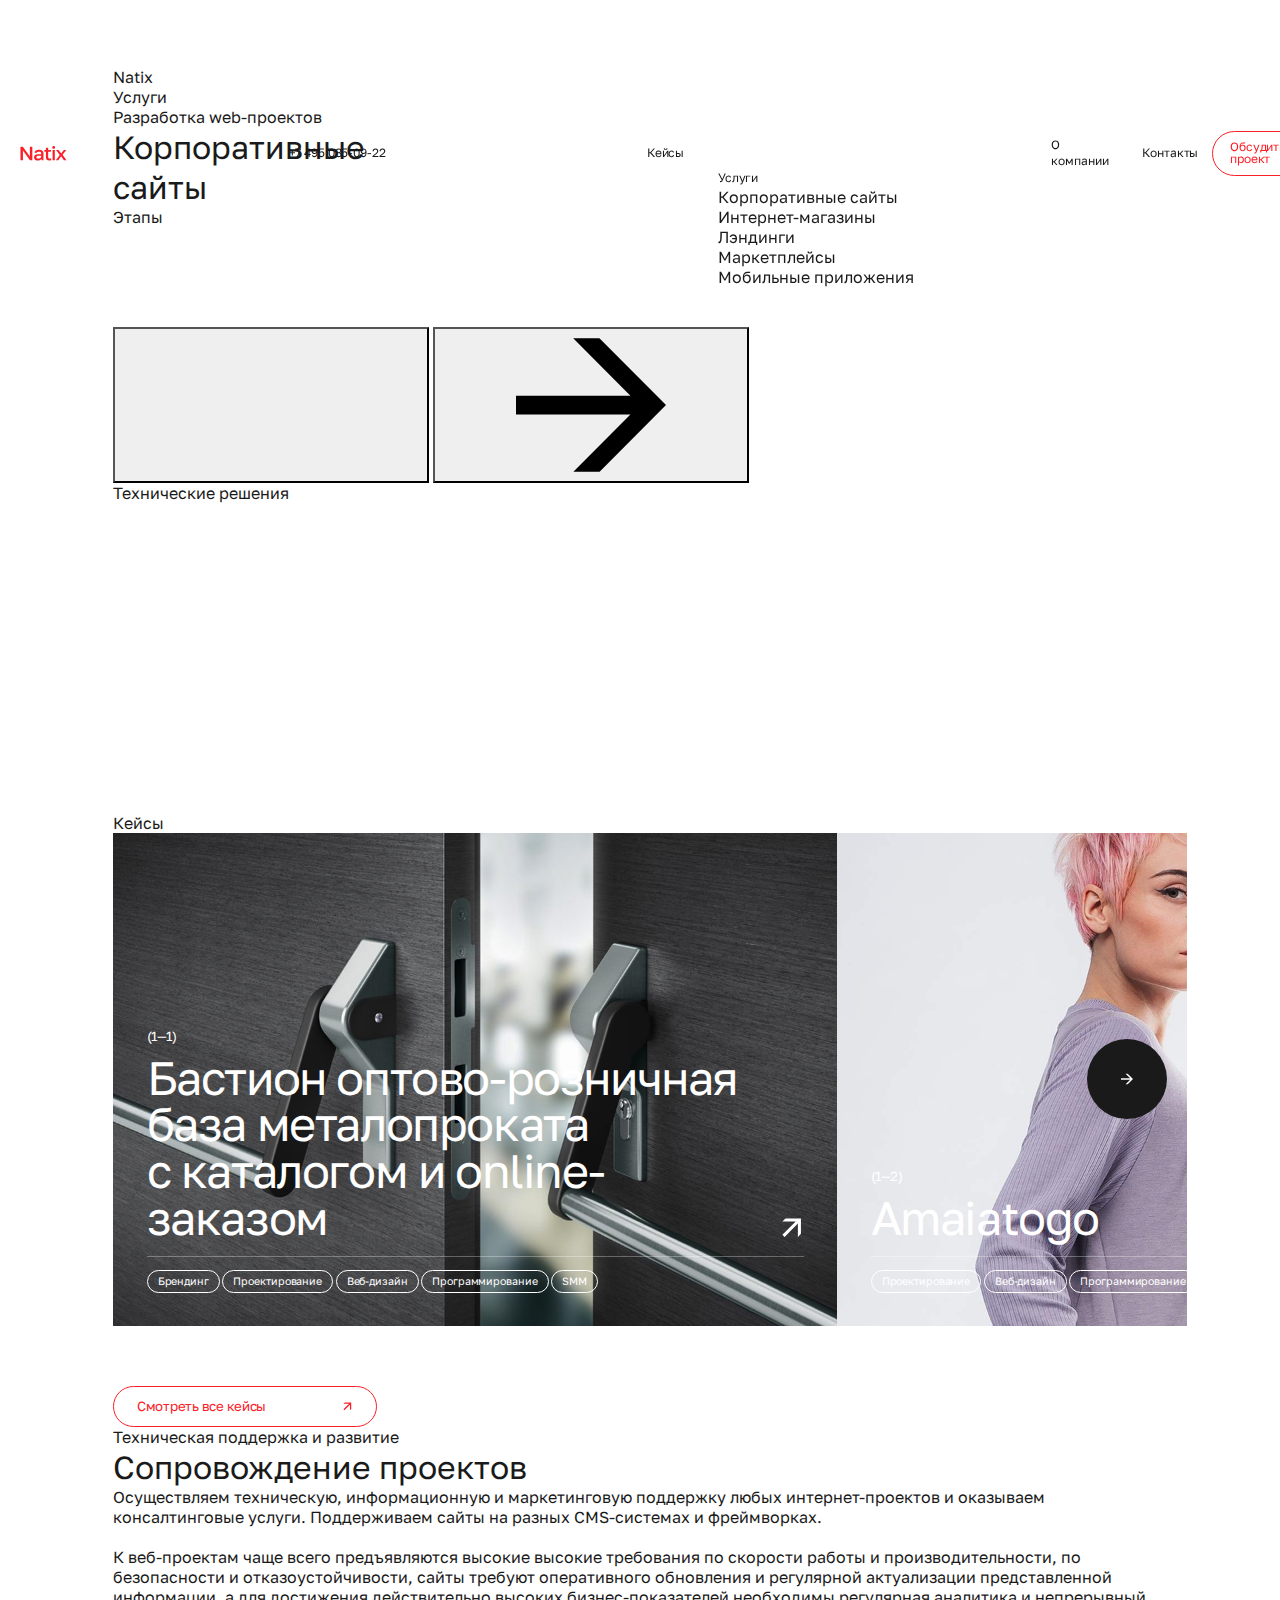
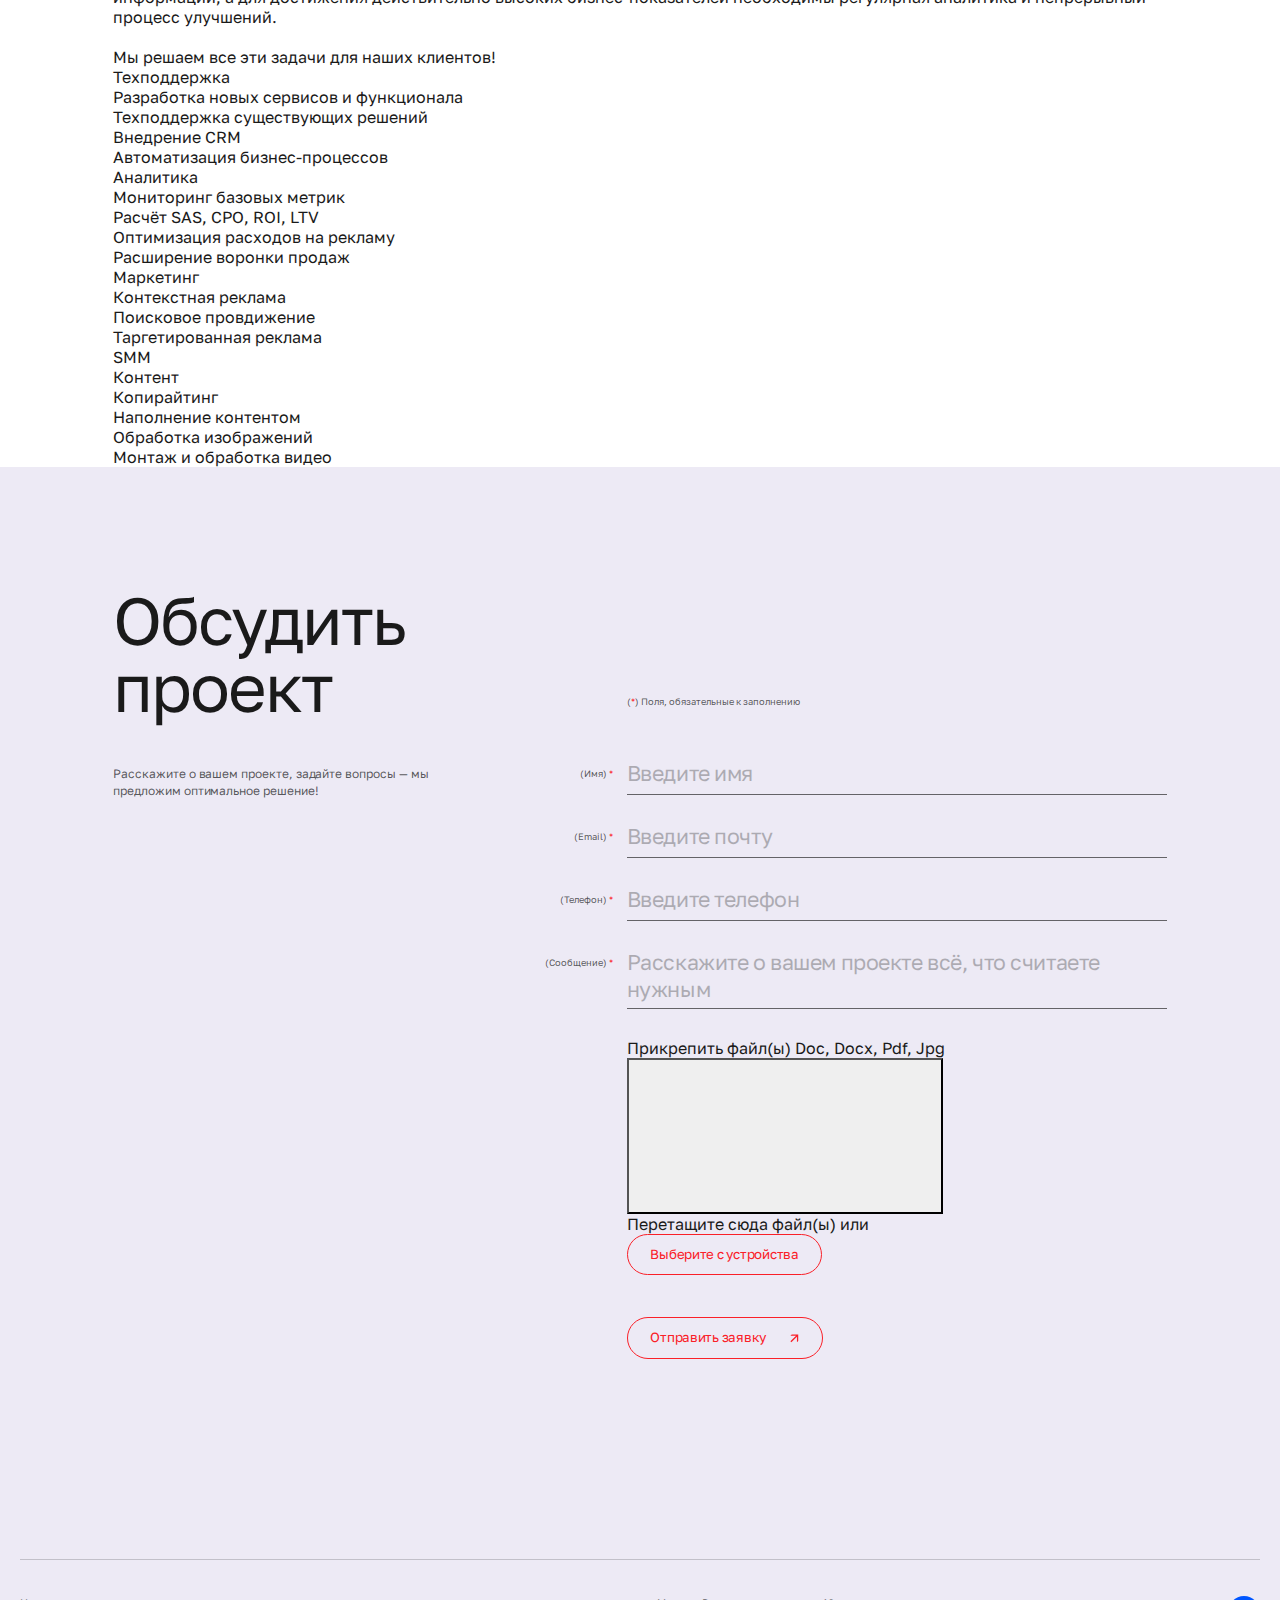
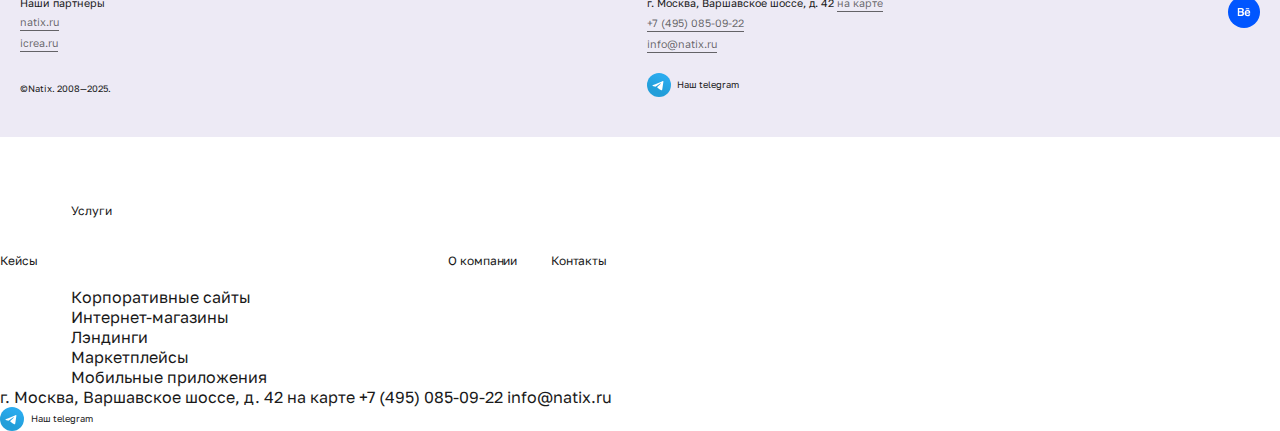
<file: service-01.html>
<!DOCTYPE html>
<html lang="ru">

<head>
	<meta charset="UTF-8">
	<meta http-equiv="X-UA-Compatible" content="IE=edge">
	<meta name="viewport" content="width=device-width, initial-scale=1.0">
	<title>Natix - Корпоративные сайты</title>
	<meta property="og:title" content="Natix - Корпоративные сайты">
	<meta property="og:description" content="Описание">
	<meta property="og:url" content="/">
	<meta property="og:site_name" content="Natix - Корпоративные сайты">
	<!-- favicon -->
	<link rel="apple-touch-icon" sizes="180x180" href="img/favicon/apple-touch-icon.png">
	<link rel="icon" type="image/png" sizes="32x32" href="img/favicon/favicon-32x32.png">
	<link rel="icon" type="image/png" sizes="16x16" href="img/favicon/favicon-16x16.png">
	<link rel="manifest" href="img/favicon/site.webmanifest">
	<link rel="mask-icon" href="img/favicon/safari-pinned-tab.svg" color="#5bbad5">
	<meta name="msapplication-TileColor" content="#ffffff">
	<meta name="theme-color" content="#ffffff">
	<!-- styles -->
	<link rel="stylesheet" href="css/vendor.min.css">
	<link rel="stylesheet" href="css/app.min.css">
</head>

<body class="bg-blue">
	<!-- wrapper -->
	<div class="wrapper">
		<!-- header -->
		<header class="header" id="header">
			<div class="container container--wide">
				<div class="header__wrapper">
					<div class="header__column">
						<a href="index.html" class="header__logotype">
							<img src="img/logotype.svg" width="71" height="30" alt="Natix">
						</a>
						<a href="#" class="header__link">+7 495 085-09-22</a>
					</div>
					<div class="header__column">
						<nav class="nav header__nav">
							<ul class="nav__list">
								<li class="nav__item ">
									<a href="cases.html" class="nav__link">Кейсы</a>
								</li>
								<li class="nav__item is--active">
									<div class="nav__elem">
										<a href="services.html" class="nav__link">
											<svg>
												<use xlink:href="img/sprite.svg#icon-caret"></use>
											</svg>
											<span>Услуги</span>
										</a>
										<div class="nav__dropdown">
											<ul class="nav__sublist">
												<li class="nav__subitem">
													<a href="service-01.html" class="nav__sublink">Корпоративные сайты</a>
												</li>
												<li class="nav__subitem">
													<a href="service-02.html" class="nav__sublink">Интернет-магазины</a>
												</li>
												<li class="nav__subitem">
													<a href="service-03.html" class="nav__sublink">Лэндинги</a>
												</li>
												<li class="nav__subitem">
													<a href="service-04.html" class="nav__sublink">Маркетплейсы</a>
												</li>
												<li class="nav__subitem">
													<a href="service-05.html" class="nav__sublink">Мобильные приложения</a>
												</li>
											</ul>
										</div>
									</div>
								</li>
								<li class="nav__item ">
									<a href="about.html" class="nav__link">О компании</a>
								</li>
								<li class="nav__item ">
									<a href="contacts.html" class="nav__link">Контакты</a>
								</li>
							</ul>
						</nav>
						<a href="#discuss-project" class="header__btn btn btn--md">Обсудить проект</a>
						<button class="hamburger" id="hamburger-toggle" aria-label="Меню">
							<span class="hamburger__inner"></span>
							<span class="hamburger__inner"></span>
							<span class="hamburger__inner"></span>
						</button>
					</div>
				</div>
			</div>
		</header>
		<!-- end of header -->
		<!-- content -->
		<div class="wrapper__content">
			<!-- development -->
			<section class="development" id="development">
				<div class="container">
					<nav class="breadcrumbs" aria-label="Breadcrumb">
						<ol class="breadcrumbs__list">
							<li class="breadcrumbs__item">
								<a href="index.html" class="breadcrumbs__link">Natix</a>
							</li>
							<li class="breadcrumbs__item">
								<a href="services.html" class="breadcrumbs__link">Услуги</a>
							</li>
							<li class="breadcrumbs__item">
								<span class="breadcrumbs__link">Разработка web-проектов</span>
							</li>
						</ol>
					</nav>
					<div class="section-about section-about--indent-first">
						<h2 class="section-about__heading">Корпоративные <br>сайты</h2>
					</div>
					<div class="development__wrap">
						<span class="development__label">Этапы</span>
						<div class="development__slider">
							<div class="swiper">
								<div class="swiper-wrapper">
									<div class="swiper-slide">
										<div class="development-card development__item">
											<span class="development-card__label">01/06</span>
											<div class="development-card__body">
												<span class="development-card__title">Концепция</span>
												<p class="development-card__description">Собираем информацию о проекте. Продумываем шаги для решения задач бизнеса. Разрабатываем архитектуру web-решения. Составялем техническое задание и сопроводительную документацию. Сформированный аналитиками концепт передаем коллегам для разработки прототипа проекта.</p>
											</div>
										</div>
									</div>
									<div class="swiper-slide">
										<div class="development-card development__item">
											<span class="development-card__label">02/06</span>
											<div class="development-card__body">
												<span class="development-card__title">Прототип</span>
												<p class="development-card__description">Создаём детализированные прототипы сайта, которые позволяют визуально показать, где находятся элементы, как выглядят, как пользователь будет с ними взаимодействовать. По сути, это подробный макет, по которому в дальнейшем работают разработчики. Благодаря прототипу определяется стек технологий, необходимый для разработки.</p>
											</div>
										</div>
									</div>
									<div class="swiper-slide">
										<div class="development-card development__item">
											<span class="development-card__label">03/06</span>
											<div class="development-card__body">
												<span class="development-card__title">Дизайн</span>
												<p class="development-card__description">Разрабатываем концепцию дизайна на основе гайдлайнов компании и прототипов проекта. Строим карты взаимодействий пользователей с интерфейсом. Создаем макеты всех внутренних страниц сайта.<br>Прорабатываем варианты отображения сайта на разных типах устройств.</p>
											</div>
										</div>
									</div>
									<div class="swiper-slide">
										<div class="development-card development__item">
											<span class="development-card__label">04/06</span>
											<div class="development-card__body">
												<span class="development-card__title">Фронтенд разработка</span>
												<p class="development-card__description">Создаём продвинутый инструмент для решения задач маркетинга. Определяем цели пользователей и боремся за их интерес. Концепцию строим на преимуществах, соблюдая тональность бренда. Работу делим на этапы с конечным результатом. Некоторые из них можем вести параллельно, чтобы ускорить запуск, но не потерять в качестве.</p>
											</div>
										</div>
									</div>
									<div class="swiper-slide">
										<div class="development-card development__item">
											<span class="development-card__label">05/06</span>
											<div class="development-card__body">
												<span class="development-card__title">Бэкенд разработка</span>
												<p class="development-card__description">Выполняем разработку программной архитектуры сайта. Развертываем и настраивем среду разработки. Разрабатываем программный код функионала бэкенд. Реализуем интеграцию html-шаблона с бэкенд API. Тестируем и отлаживаем. Формируем техническую документацию.</p>
											</div>
										</div>
									</div>
									<div class="swiper-slide">
										<div class="development-card development__item">
											<span class="development-card__label">06/06</span>
											<div class="development-card__body">
												<span class="development-card__title">Запуск</span>
												<p class="development-card__description">Выполняем настройку сервера и развертывание проекта. Осуществляем тестирование всех пользовательских сценариев. Передаем проект в коммерческую эксплуатацию. Вместе с проектом предоставляем пользовательскую документаций и видеоинструкции.</p>
											</div>
										</div>
									</div>
								</div>
							</div>
							<div class="swiper-pagination"></div>
							<div class="swiper-controls">
								<button class="swiper-button-prev" aria-label="Назад">
									<svg class="swiper-button-icon">
										<use xlink:href="img/sprite.svg#icon-arrow-prev"></use>
									</svg>
								</button>
								<button class="swiper-button-next" aria-label="Далее">
									<svg class="swiper-button-icon">
										<use xlink:href="img/sprite.svg#icon-arrow-next"></use>
									</svg>
								</button>
							</div>
						</div>
					</div>
				</div>
			</section>
			<!-- end of development -->
			<!-- solutions -->
			<section class="solutions section-indent-top" id="solutions">
				<div class="container">
					<div class="section-top">
						<span class="section-top__title">Технические решения</span>
					</div>
					<div class="solutions__slider">
						<div class="swiper">
							<div class="swiper-wrapper">
								<div class="swiper-slide">
									<div class="solutions-card solutions__slide">
										<div class="solutions-card__main">
											<div class="solutions-card__top">
												<span class="solutions-card__number">01</span>
												<span class="solutions-card__title">Конструктор</span>
											</div>
											<div class="solutions-card__body">
												<p class="solutions-card__description">Для продвижения товара или услуги. Нацелен на продажу или презентацию. Хорошо подходит для узкоспециализированного бизнеса.</p>
												<ul class="solutions-card__list">
													<li class="solutions-card__list-item">
														<span class="solutions-card__list-elem">Уникальный дизайн</span>
													</li>
													<li class="solutions-card__list-item">
														<span class="solutions-card__list-elem">Адаптивный интерфейс</span>
													</li>
													<li class="solutions-card__list-item">
														<span class="solutions-card__list-elem">Высокая конверсия</span>
													</li>
													<li class="solutions-card__list-item">
														<span class="solutions-card__list-elem">Интеграция с CRM</span>
													</li>
												</ul>
											</div>
										</div>
										<div class="solutions-card__bottom">
											<div class="solutions-card__info">
												<span class="solutions-card__price">220 000 руб.</span>
												<span class="solutions-card__help">от 10 дней</span>
											</div>
											<a href="#" class="solutions-card__btn" aria-label="Подробнее">
												<svg>
													<use xlink:href="img/sprite.svg#icon-plus"></use>
												</svg>
											</a>
										</div>
									</div>
								</div>
								<div class="swiper-slide">
									<div class="solutions-card solutions__slide">
										<div class="solutions-card__main">
											<div class="solutions-card__top">
												<span class="solutions-card__number">02</span>
												<span class="solutions-card__title">Стандарт</span>
											</div>
											<div class="solutions-card__body">
												<p class="solutions-card__description">Обеспечивает быстрый старт, если нет претензий на уникальный дизайн. <br>Мощное решение с широким фукнционалом.</p>
												<ul class="solutions-card__list">
													<li class="solutions-card__list-item">
														<span class="solutions-card__list-elem">Типовой дизайн</span>
													</li>
													<li class="solutions-card__list-item">
														<span class="solutions-card__list-elem">Гибкие настройки для кастомизации</span>
													</li>
													<li class="solutions-card__list-item">
														<span class="solutions-card__list-elem">Широкий набор встроенных опций</span>
													</li>
													<li class="solutions-card__list-item">
														<span class="solutions-card__list-elem">Настройка под проект</span>
													</li>
												</ul>
											</div>
										</div>
										<div class="solutions-card__bottom">
											<div class="solutions-card__info">
												<span class="solutions-card__price">380 000 руб.</span>
												<span class="solutions-card__help">от 20 дней</span>
											</div>
											<a href="#" class="solutions-card__btn" aria-label="Подробнее">
												<svg>
													<use xlink:href="img/sprite.svg#icon-plus"></use>
												</svg>
											</a>
										</div>
									</div>
								</div>
								<div class="swiper-slide">
									<div class="solutions-card solutions__slide">
										<div class="solutions-card__main">
											<div class="solutions-card__top">
												<span class="solutions-card__number">03</span>
												<span class="solutions-card__title">Уник дизайн</span>
											</div>
											<div class="solutions-card__body">
												<p class="solutions-card__description">Дает максимальную свободу в реализации идей по дизайну и функционалу. Следуем корпоративному гайдлайну, создаем ункальный продукт.</p>
												<ul class="solutions-card__list">
													<li class="solutions-card__list-item">
														<span class="solutions-card__list-elem">Уникальная архитекутра</span>
													</li>
													<li class="solutions-card__list-item">
														<span class="solutions-card__list-elem">Уникальный дизайн</span>
													</li>
													<li class="solutions-card__list-item">
														<span class="solutions-card__list-elem">Функционал под проект</span>
													</li>
													<li class="solutions-card__list-item">
														<span class="solutions-card__list-elem">Интеграция с CRM</span>
													</li>
												</ul>
											</div>
										</div>
										<div class="solutions-card__bottom">
											<div class="solutions-card__info">
												<span class="solutions-card__price">500 000 руб.</span>
												<span class="solutions-card__help">от 30 дней</span>
											</div>
											<a href="#" class="solutions-card__btn" aria-label="Подробнее">
												<svg>
													<use xlink:href="img/sprite.svg#icon-plus"></use>
												</svg>
											</a>
										</div>
									</div>
								</div>
							</div>
						</div>
						<div class="swiper-pagination"></div>
					</div>
				</div>
			</section>
			<!-- end of solutions -->
			<!-- cases -->
			<section class="cases cases--overflow section-indent-top" id="cases">
				<div class="container">
					<div class="section-top">
						<span class="section-top__title">Кейсы</span>
					</div>
					<div class="cases__slider">
						<div class="swiper">
							<div class="swiper-wrapper">
								<div class="swiper-slide">
									<div class="cases-card cases__slide">
										<div class="cases-card__body">
											<span class="cases-card__number">(1—1)</span>
											<a href="#" class="cases-card__title">
												<span>Бастион оптово-розничная база металопроката с каталогом и online-заказом</span>
												<svg>
													<use xlink:href="img/sprite.svg#icon-arrow-top-right"></use>
												</svg>
											</a>
										</div>
										<ul class="cases-card__list">
											<li class="cases-card__item">
												<a href="#" class="cases-card__tag">Брендинг</a>
											</li>
											<li class="cases-card__item">
												<a href="#" class="cases-card__tag">Проектирование</a>
											</li>
											<li class="cases-card__item">
												<a href="#" class="cases-card__tag">Веб-дизайн</a>
											</li>
											<li class="cases-card__item">
												<a href="#" class="cases-card__tag">Программирование</a>
											</li>
											<li class="cases-card__item">
												<a href="#" class="cases-card__tag">SMM</a>
											</li>
										</ul>
										<picture class="cases-card__bg">
											<img src="img/cases-card-01.jpg" alt="Image">
										</picture>
									</div>
								</div>
								<div class="swiper-slide">
									<div class="cases-card cases__slide">
										<div class="cases-card__body">
											<span class="cases-card__number">(1—2)</span>
											<a href="#" class="cases-card__title">
												<span>Amaiatogo</span>
												<svg>
													<use xlink:href="img/sprite.svg#icon-arrow-top-right"></use>
												</svg>
											</a>
										</div>
										<ul class="cases-card__list">
											<li class="cases-card__item">
												<a href="#" class="cases-card__tag">Проектирование</a>
											</li>
											<li class="cases-card__item">
												<a href="#" class="cases-card__tag">Веб-дизайн</a>
											</li>
											<li class="cases-card__item">
												<a href="#" class="cases-card__tag">Программирование</a>
											</li>
										</ul>
										<picture class="cases-card__bg">
											<img src="img/cases-card-02.jpg" alt="Image">
										</picture>
									</div>
								</div>
								<div class="swiper-slide">
									<div class="cases-card cases__slide">
										<div class="cases-card__body">
											<span class="cases-card__number">(1—3)</span>
											<a href="#" class="cases-card__title">
												<span>Verryberry <br>Lab</span>
												<svg>
													<use xlink:href="img/sprite.svg#icon-arrow-top-right"></use>
												</svg>
											</a>
										</div>
										<ul class="cases-card__list">
											<li class="cases-card__item">
												<a href="#" class="cases-card__tag">Веб-дизайн</a>
											</li>
											<li class="cases-card__item">
												<a href="#" class="cases-card__tag">Программирование</a>
											</li>
										</ul>
										<picture class="cases-card__bg">
											<img src="img/cases-card-03.jpg" alt="Image">
										</picture>
									</div>
								</div>
							</div>
						</div>
						<div class="swiper-pagination"></div>
						<button class="swiper-button-next" aria-label="Далее">
							<svg class="swiper-button-icon">
								<use xlink:href="img/sprite.svg#icon-arrow-next"></use>
							</svg>
						</button>
					</div>
					<a href="#" class="cases__more btn">
						<span>Смотреть все кейсы</span>
						<svg>
							<use xlink:href="img/sprite.svg#icon-arrow-top-right"></use>
						</svg>
					</a>
				</div>
			</section>
			<!-- end of cases -->
			<!-- project support -->
			<section class="project-support section-indent-top" id="project-support">
				<div class="container">
					<div class="section-top">
						<span class="section-top__title">Техническая поддержка и развитие</span>
					</div>
					<div class="section-about">
						<h2 class="section-about__heading">Сопровождение проектов</h2>
						<div class="section-about__content">
							<p>
								Осуществляем техническую, информационную и маркетинговую поддержку любых интернет-проектов и оказываем консалтинговые услуги. Поддерживаем сайты на разных CMS-системах и фреймворках.
								<br><br>
								К веб-проектам чаще всего предъявляются высокие высокие требования по скорости работы и производительности, по безопасности и отказоустойчивости, сайты требуют оперативного обновления и регулярной актуализации представленной информации, а для достижения действительно высоких бизнес-показателей необходимы регулярная аналитика и непрерывный процесс улучшений.
								<br><br>
								Мы решаем все эти задачи для наших клиентов!
							</p>
						</div>
					</div>
					<div class="project-support__wrapper">
						<div class="project-support-card project-support__item">
							<span class="project-support-card__label">Техподдержка</span>
							<ul class="project-support-card__list">
								<li class="project-support-card__list-item">
									<span class="project-support-card__list-elem">Разработка новых сервисов и функционала</span>
								</li>
								<li class="project-support-card__list-item">
									<span class="project-support-card__list-elem">Техподдержка существующих решений</span>
								</li>
								<li class="project-support-card__list-item">
									<span class="project-support-card__list-elem">Внедрение CRM</span>
								</li>
								<li class="project-support-card__list-item">
									<span class="project-support-card__list-elem">Автоматизация бизнес-процессов</span>
								</li>
							</ul>
						</div>
						<div class="project-support-card project-support__item">
							<span class="project-support-card__label">Аналитика</span>
							<ul class="project-support-card__list">
								<li class="project-support-card__list-item">
									<span class="project-support-card__list-elem">Мониторинг базовых метрик</span>
								</li>
								<li class="project-support-card__list-item">
									<span class="project-support-card__list-elem">Расчёт SAS, CPO, ROI, LTV</span>
								</li>
								<li class="project-support-card__list-item">
									<span class="project-support-card__list-elem">Оптимизация расходов на рекламу</span>
								</li>
								<li class="project-support-card__list-item">
									<span class="project-support-card__list-elem">Расширение воронки продаж</span>
								</li>
							</ul>
						</div>
						<div class="project-support-card project-support__item">
							<span class="project-support-card__label">Маркетинг</span>
							<ul class="project-support-card__list">
								<li class="project-support-card__list-item">
									<span class="project-support-card__list-elem">Контекстная реклама</span>
								</li>
								<li class="project-support-card__list-item">
									<span class="project-support-card__list-elem">Поисковое провдижение</span>
								</li>
								<li class="project-support-card__list-item">
									<span class="project-support-card__list-elem">Таргетированная реклама</span>
								</li>
								<li class="project-support-card__list-item">
									<span class="project-support-card__list-elem">SMM</span>
								</li>
							</ul>
						</div>
						<div class="project-support-card project-support__item">
							<span class="project-support-card__label">Контент</span>
							<ul class="project-support-card__list">
								<li class="project-support-card__list-item">
									<span class="project-support-card__list-elem">Копирайтинг</span>
								</li>
								<li class="project-support-card__list-item">
									<span class="project-support-card__list-elem">Наполнение контентом</span>
								</li>
								<li class="project-support-card__list-item">
									<span class="project-support-card__list-elem">Обработка изображений</span>
								</li>
								<li class="project-support-card__list-item">
									<span class="project-support-card__list-elem">Монтаж и обработка видео</span>
								</li>
							</ul>
						</div>
					</div>
				</div>
			</section>
			<!-- end of project support -->
			<!-- discuss project -->
			<section class="discuss-project section-indent-top" id="discuss-project">
				<div class="container">
					<div class="discuss-project__wrap">
						<div class="discuss-project__left">
							<h2 class="discuss-project__heading">Обсудить <br>проект</h2>
							<p class="discuss-project__description">Расскажите о вашем проекте, задайте вопросы — мы предложим оптимальное решение!</p>
						</div>
						<div class="discuss-project__right">
							<span class="discuss-project__help">(<span>*</span>) Поля, обязательные к заполнению</span>
							<form action="#" class="discuss-project-form discuss-project__form">
								<div class="input-field discuss-project-form__input">
									<label for="discuss-project-name" class="input-field__label">(Имя) <span>*</span></label>
									<div class="input-field__inner">
										<input type="text" class="input-field__input" id="discuss-project-name" placeholder="Введите имя">
									</div>
									<span class="input-field__error">Значение введено неверно!</span>
								</div>
								<div class="input-field discuss-project-form__input">
									<label for="discuss-project-email" class="input-field__label">(Email) <span>*</span></label>
									<div class="input-field__inner">
										<input type="email" class="input-field__input" id="discuss-project-email" placeholder="Введите почту">
									</div>
									<span class="input-field__error">Значение введено неверно!</span>
								</div>
								<div class="input-field discuss-project-form__input">
									<label for="discuss-project-tel" class="input-field__label">(Телефон) <span>*</span></label>
									<div class="input-field__inner">
										<input type="tel" class="input-field__input" id="discuss-project-tel" placeholder="Введите телефон">
									</div>
									<span class="input-field__error">Значение введено неверно!</span>
								</div>
								<div class="input-field discuss-project-form__input">
									<label for="discuss-project-name" class="input-field__label">(Сообщение) <span>*</span></label>
									<div class="input-field__inner">
										<textarea class="input-field__textarea" id="discuss-project-message" placeholder="Расскажите о вашем проекте всё, что считаете нужным"></textarea>
									</div>
									<span class="input-field__error">Значение введено неверно!</span>
								</div>
								<div class="attach-files discuss-project-form__attach">
									<div class="attach-files__wrapper">
										<div class="attach-files__top">
											<span class="attach-files__title">Прикрепить файл(ы)</span>
											<span class="attach-files__formats">Doc, Docx, Pdf, Jpg</span>
										</div>
										<div class="attach-files__main">
											<button class="attach-files__attach">
												<svg>
													<use xlink:href="img/sprite.svg#icon-attach"></use>
												</svg>
											</button>
										</div>
										<div class="attach-files__bottom">
											<span class="attach-files__help">Перетащите сюда файл(ы) или</span>
											<button class="attach-files__attach-btn btn btn--sm btn--dark">Выберите с устройства</button>
										</div>
									</div>
								</div>
								<button class="discuss-project-form__btn btn">
									<span>Отправить заявку</span>
									<svg>
										<use xlink:href="img/sprite.svg#icon-arrow-top-right"></use>
									</svg>
								</button>
							</form>
						</div>
					</div>
				</div>
			</section>
			<!-- end of discuss project -->
		</div>
		<!-- end of content -->
		<!-- footer -->
		<footer class="footer" id="footer">
			<div class="container container--wide">
				<div class="footer__wrapper">
					<div class="footer__column">
						<div class="footer__block">
							<ul class="footer__list">
								<li class="footer__list-item">
									<span class="footer__value">Наши партнеры</span>
								</li>
								<li class="footer__list-item">
									<a href="#" class="footer__link">natix.ru</a>
								</li>
								<li class="footer__list-item">
									<a href="#" class="footer__link">icrea.ru</a>
								</li>
							</ul>
							<p class="footer__copyright">©Natix. 2008—2025.</p>
						</div>
					</div>
					<div class="footer__column">
						<div class="footer__block">
							<ul class="footer__list">
								<li class="footer__list-item">
									<address class="footer__value">г. Москва, Варшавское шоссе, д. 42 <a href="#">на карте</a></address>
								</li>
								<li class="footer__list-item">
									<a href="tel:+74950850922" class="footer__link">+7 (495) 085-09-22</a>
								</li>
								<li class="footer__list-item">
									<a href="mailto:info@natix.ru" class="footer__link">info@natix.ru</a>
								</li>
							</ul>
							<div class="c-contacts footer__contacts">
								<ul class="c-contacts__list">
									<li class="c-contacts__item">
										<a href="#" class="c-contacts__link">
											<img src="img/icon-tg.svg" alt="Icon">
											<span>Наш telegram</span>
										</a>
									</li>
								</ul>
							</div>
						</div>
						<div class="footer__block">
							<div class="c-socnav footer__socnav">
								<ul class="c-socnav__list">
									<li class="c-socnav__item">
										<a href="#" class="c-socnav__link">
											<img src="img/icon-be.svg" alt="Icon">
										</a>
									</li>
								</ul>
							</div>
						</div>
					</div>
				</div>
			</div>
		</footer>
		<!-- end of footer -->
	</div>
	<!-- end of wrapper -->
	<!-- mobile menu -->
	<div class="mobile-menu" id="mobile-menu">
		<div class="mobile-menu__wrap">
			<nav class="nav mobile-menu__nav">
				<ul class="nav__list">
					<li class="nav__item ">
						<a href="cases.html" class="nav__link">Кейсы</a>
					</li>
					<li class="nav__item is--active">
						<div class="nav__elem">
							<a href="services.html" class="nav__link">
								<span>Услуги</span>
								<svg>
									<use xlink:href="img/sprite.svg#icon-caret"></use>
								</svg>
							</a>
							<div class="nav__dropdown">
								<ul class="nav__sublist">
									<li class="nav__subitem">
										<a href="service-01.html" class="nav__sublink">Корпоративные сайты</a>
									</li>
									<li class="nav__subitem">
										<a href="service-02.html" class="nav__sublink">Интернет-магазины</a>
									</li>
									<li class="nav__subitem">
										<a href="service-03.html" class="nav__sublink">Лэндинги</a>
									</li>
									<li class="nav__subitem">
										<a href="service-04.html" class="nav__sublink">Маркетплейсы</a>
									</li>
									<li class="nav__subitem">
										<a href="service-05.html" class="nav__sublink">Мобильные приложения</a>
									</li>
								</ul>
							</div>
						</div>
					</li>
					<li class="nav__item ">
						<a href="about.html" class="nav__link">О компании</a>
					</li>
					<li class="nav__item ">
						<a href="contacts.html" class="nav__link">Контакты</a>
					</li>
				</ul>
			</nav>
			<div class="mobile-menu__bottom">
				<span class="mobile-menu__value">г. Москва, Варшавское шоссе, д. 42 <a href="#">на карте</a></span>
				<a href="tel:+74950850922" class="mobile-menu__value">+7 (495) 085-09-22</a>
				<a href="mailto:info@natix.ru" class="mobile-menu__value">info@natix.ru</a>
				<div class="c-contacts mobile-menu__contacts">
					<ul class="c-contacts__list">
						<li class="c-contacts__item">
							<a href="#" class="c-contacts__link">
								<img src="img/icon-tg.svg" alt="Icon">
								<span>Наш telegram</span>
							</a>
						</li>
					</ul>
				</div>
			</div>
		</div>
	</div>
	<!-- end of mobile menu -->
	<!-- scripts -->
	<script src="js/vendor.min.js"></script>
	<script src="js/app.min.js"></script>
</body>

</html>
</file>
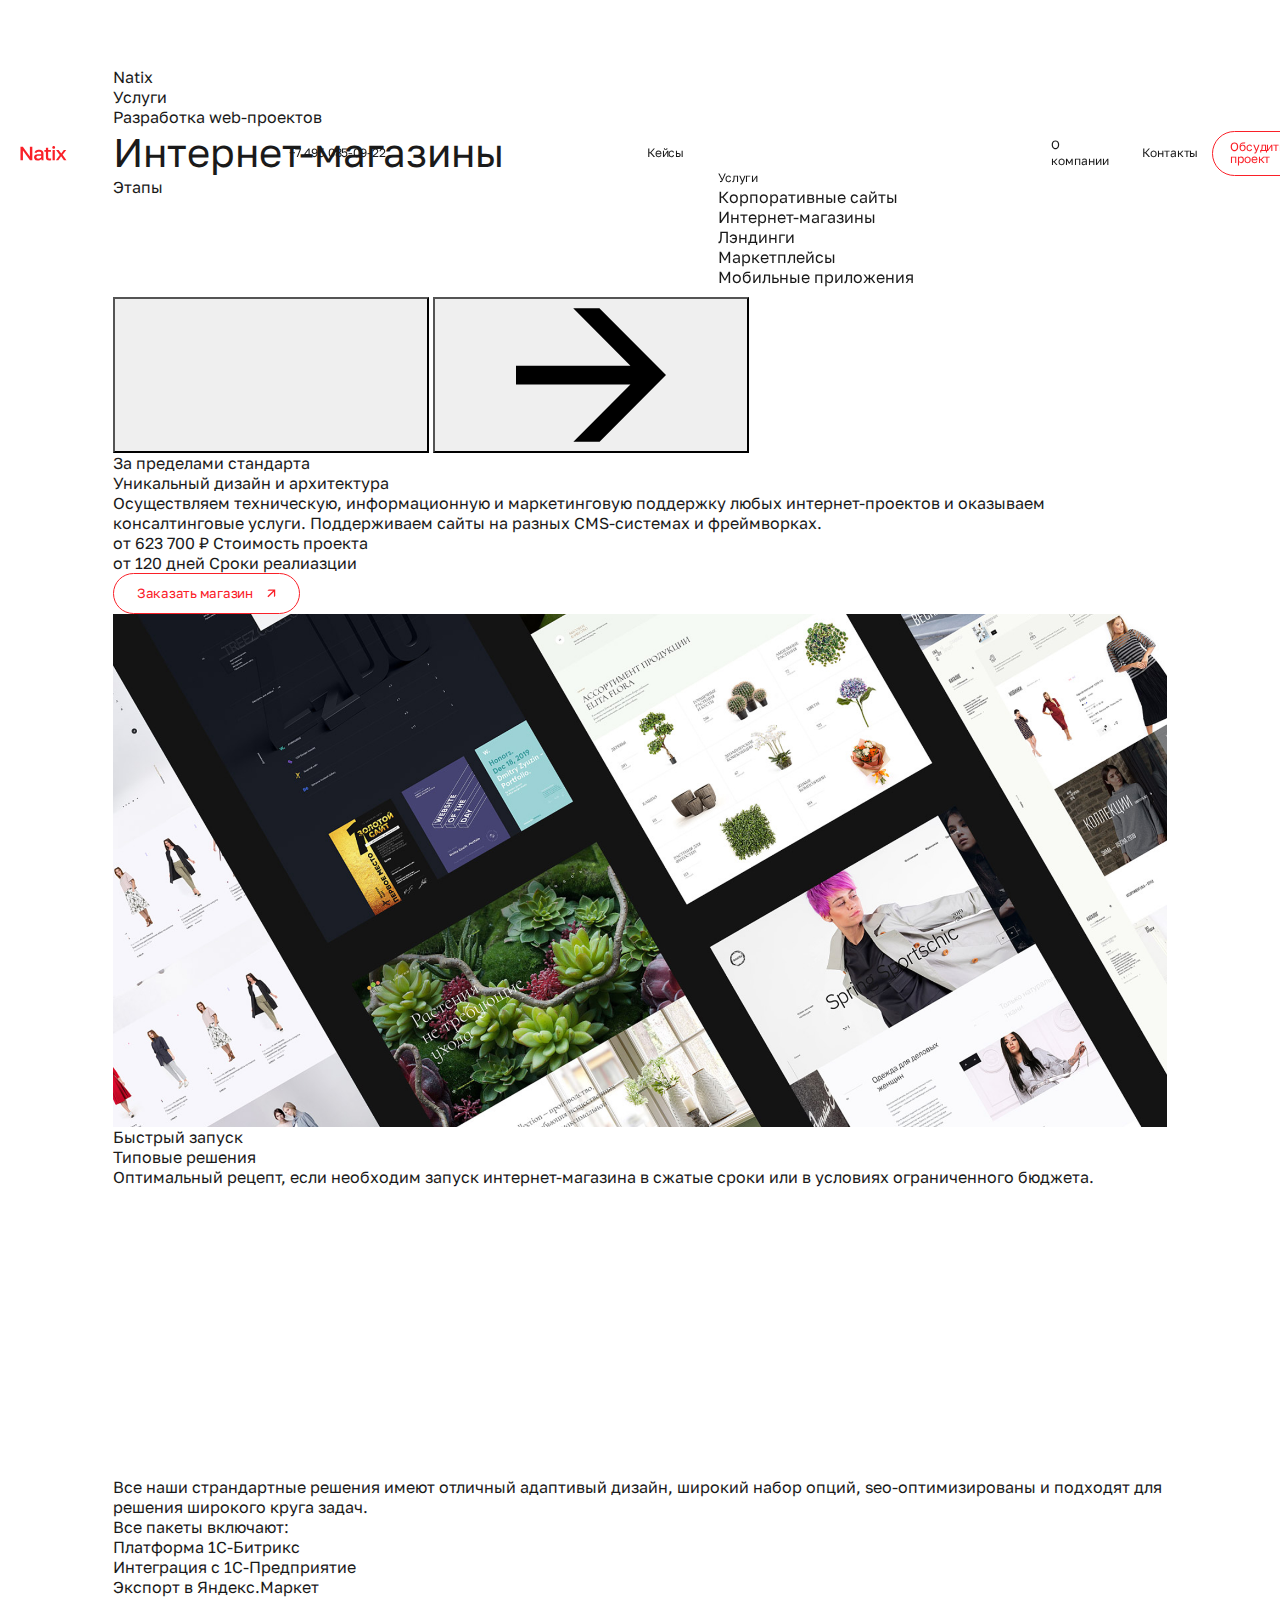
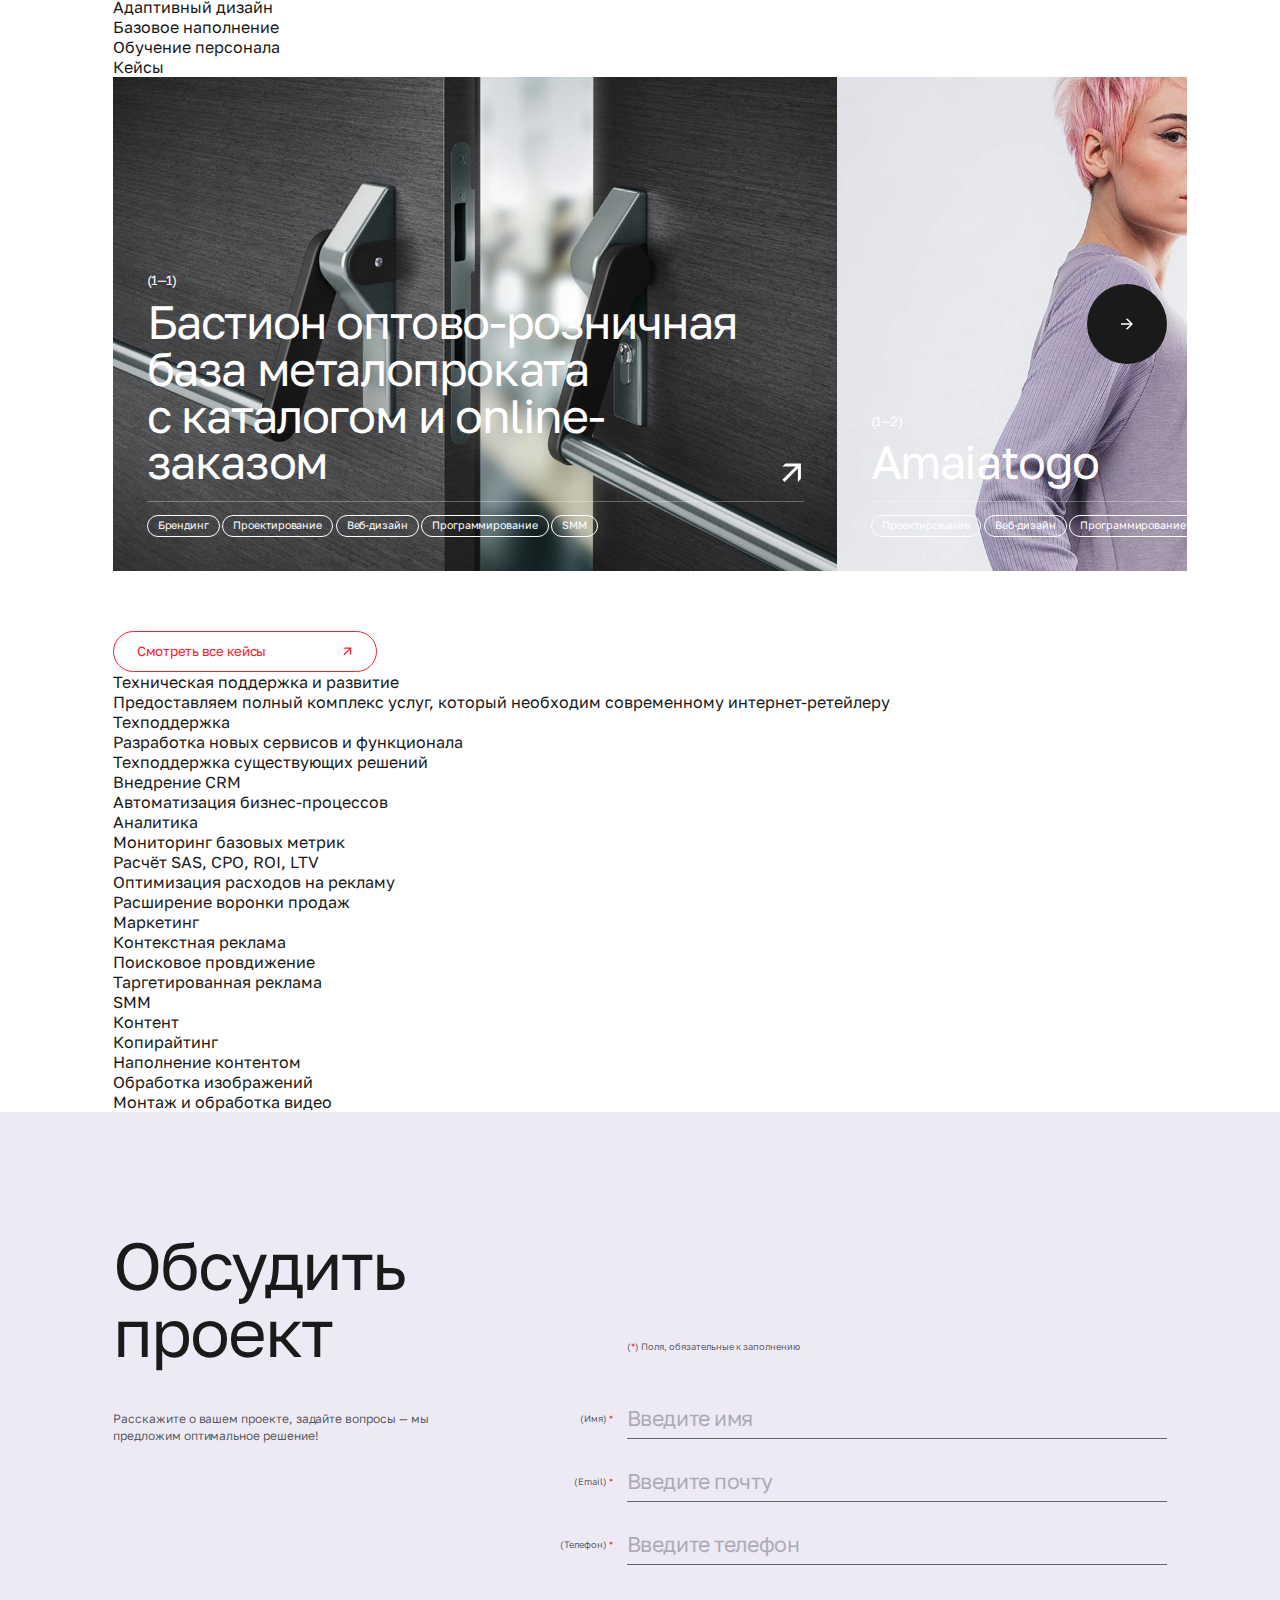
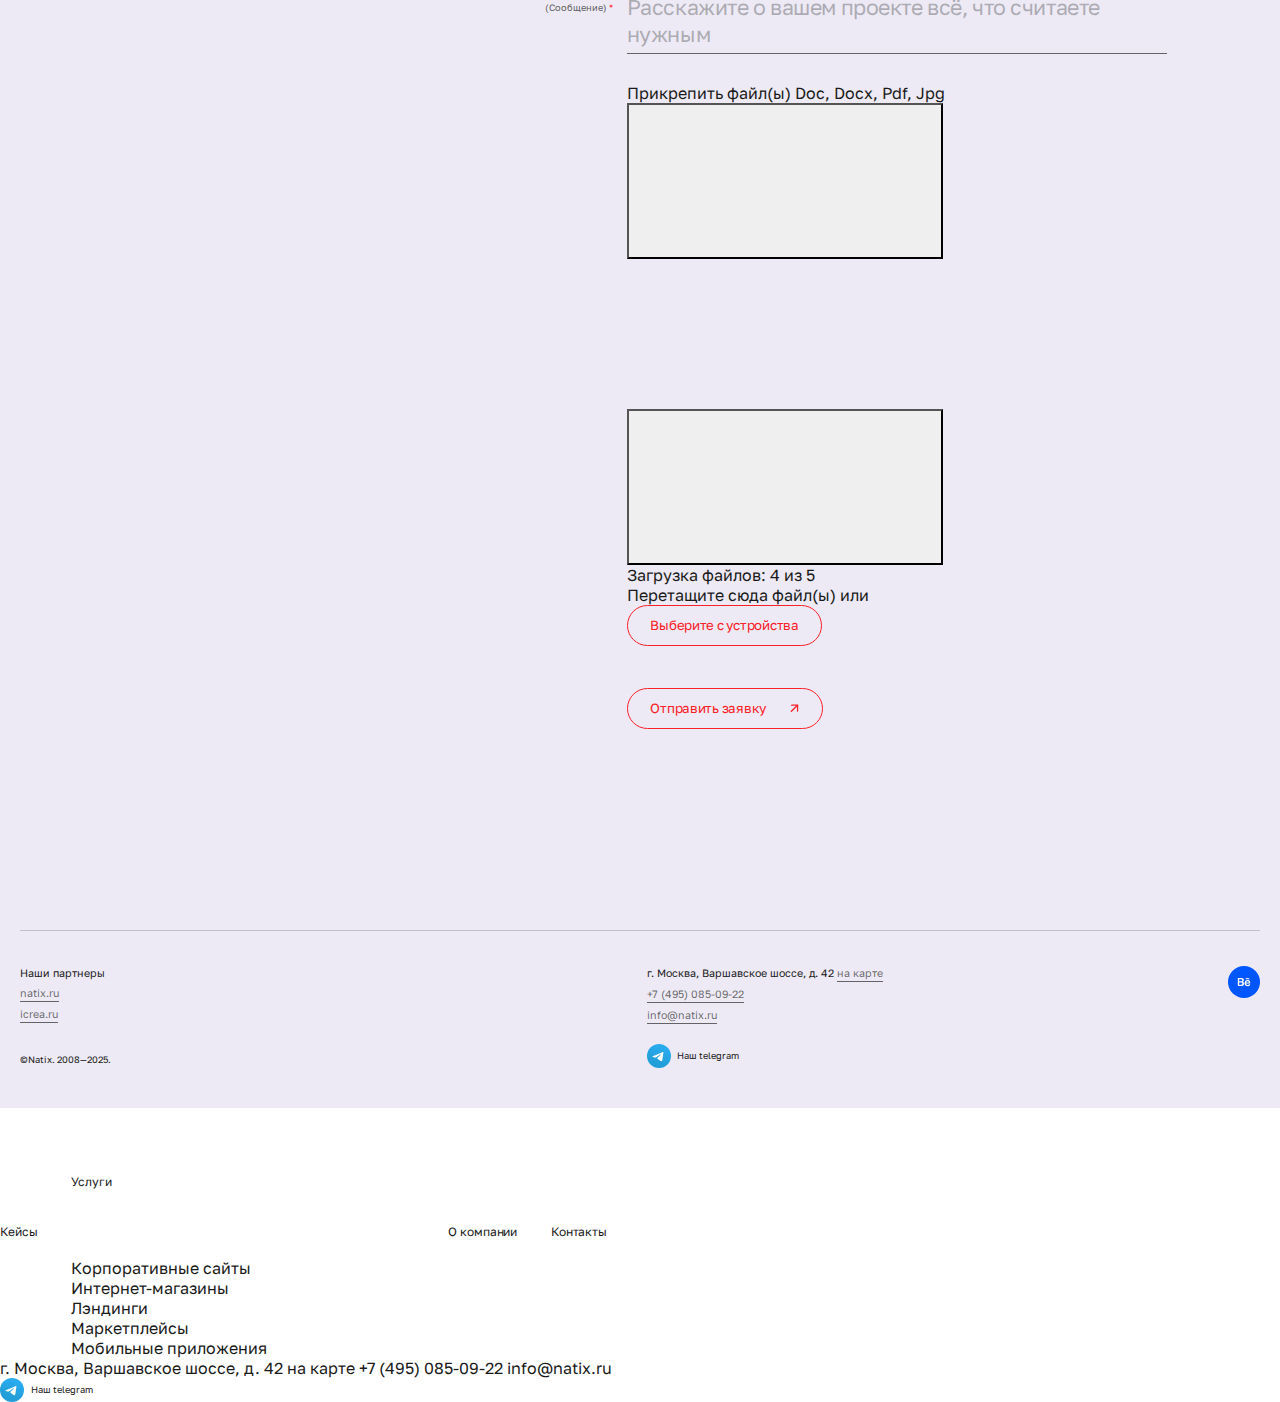
<file: service-02.html>
<!DOCTYPE html>
<html lang="ru">

<head>
	<meta charset="UTF-8">
	<meta http-equiv="X-UA-Compatible" content="IE=edge">
	<meta name="viewport" content="width=device-width, initial-scale=1.0">
	<title>Natix - Интернет-магазины</title>
	<meta property="og:title" content="Natix - Интернет-магазины">
	<meta property="og:description" content="Описание">
	<meta property="og:url" content="/">
	<meta property="og:site_name" content="Natix - Интернет-магазины">
	<!-- favicon -->
	<link rel="icon" type="image/png" href="img/favicon/favicon-96x96.png" sizes="96x96">
	<link rel="icon" type="image/svg+xml" href="img/favicon/favicon.svg">
	<link rel="shortcut icon" href="img/favicon/favicon.ico">
	<link rel="apple-touch-icon" sizes="180x180" href="img/favicon/apple-touch-icon.png">
	<meta name="apple-mobile-web-app-title" content="Natix">
	<link rel="manifest" href="img/favicon/site.webmanifest">
	<!-- styles -->
	<link rel="stylesheet" href="css/vendor.min.css">
	<link rel="stylesheet" href="css/app.min.css">
</head>

<body class="bg-green">
	<!-- wrapper -->
	<div class="wrapper">
		<!-- header -->
		<header class="header" id="header">
			<div class="container container--wide">
				<div class="header__wrapper">
					<div class="header__column">
						<a href="index.html" class="header__logotype">
							<img src="img/logotype.svg" width="71" height="30" alt="Natix">
						</a>
						<a href="#" class="header__link">+7 495 085-09-22</a>
					</div>
					<div class="header__column">
						<nav class="nav header__nav">
							<ul class="nav__list">
								<li class="nav__item ">
									<a href="cases.html" class="nav__link">Кейсы</a>
								</li>
								<li class="nav__item is--active">
									<div class="nav__elem">
										<a href="services.html" class="nav__link">
											<svg>
												<use xlink:href="img/sprite.svg#icon-caret"></use>
											</svg>
											<span>Услуги</span>
										</a>
										<div class="nav__dropdown">
											<ul class="nav__sublist">
												<li class="nav__subitem">
													<a href="service-01.html" class="nav__sublink">Корпоративные сайты</a>
												</li>
												<li class="nav__subitem">
													<a href="service-02.html" class="nav__sublink">Интернет-магазины</a>
												</li>
												<li class="nav__subitem">
													<a href="service-03.html" class="nav__sublink">Лэндинги</a>
												</li>
												<li class="nav__subitem">
													<a href="service-04.html" class="nav__sublink">Маркетплейсы</a>
												</li>
												<li class="nav__subitem">
													<a href="service-05.html" class="nav__sublink">Мобильные приложения</a>
												</li>
											</ul>
										</div>
									</div>
								</li>
								<li class="nav__item ">
									<a href="about.html" class="nav__link">О компании</a>
								</li>
								<li class="nav__item ">
									<a href="contacts.html" class="nav__link">Контакты</a>
								</li>
							</ul>
						</nav>
						<a href="#discuss-project" class="header__btn btn btn--md">Обсудить проект</a>
						<button class="hamburger" id="hamburger-toggle" aria-label="Меню">
							<span class="hamburger__inner"></span>
							<span class="hamburger__inner"></span>
							<span class="hamburger__inner"></span>
						</button>
					</div>
				</div>
			</div>
		</header>
		<!-- end of header -->
		<!-- content -->
		<div class="wrapper__content">
			<!-- development -->
			<section class="development" id="development">
				<div class="container">
					<nav class="breadcrumbs" aria-label="Breadcrumb">
						<ol class="breadcrumbs__list">
							<li class="breadcrumbs__item">
								<a href="index.html" class="breadcrumbs__link">Natix</a>
							</li>
							<li class="breadcrumbs__item">
								<a href="services.html" class="breadcrumbs__link">Услуги</a>
							</li>
							<li class="breadcrumbs__item">
								<span class="breadcrumbs__link">Разработка web-проектов</span>
							</li>
						</ol>
					</nav>
					<div class="section-about section-about--indent-first">
						<h1 class="section-about__heading">Интернет-магазины</h1>
					</div>
					<div class="development__wrap">
						<span class="development__label">Этапы</span>
						<div class="development__slider">
							<div class="swiper">
								<div class="swiper-wrapper">
									<div class="swiper-slide">
										<div class="development-card development__item">
											<span class="development-card__label">01/06</span>
											<div class="development-card__body">
												<span class="development-card__title">Концепция</span>
												<p class="development-card__description">Собираем информацию о проекте. Продумываем шаги для решения задач бизнеса. Разрабатываем архитектуру web-решения. Составялем техническое задание и сопроводительную документацию. Сформированный аналитиками концепт передаем коллегам для разработки прототипа проекта.</p>
											</div>
										</div>
									</div>
									<div class="swiper-slide">
										<div class="development-card development__item">
											<span class="development-card__label">02/06</span>
											<div class="development-card__body">
												<span class="development-card__title">Прототип</span>
												<p class="development-card__description">Создаём детализированные прототипы сайта, которые позволяют визуально показать, где находятся элементы, как выглядят, как пользователь будет с ними взаимодействовать. По сути, это подробный макет, по которому в дальнейшем работают разработчики. Благодаря прототипу определяется стек технологий, необходимый для разработки.</p>
											</div>
										</div>
									</div>
									<div class="swiper-slide">
										<div class="development-card development__item">
											<span class="development-card__label">03/06</span>
											<div class="development-card__body">
												<span class="development-card__title">Дизайн</span>
												<p class="development-card__description">Разрабатываем концепцию дизайна на основе гайдлайнов компании и прототипов проекта. Строим карты взаимодействий пользователей с интерфейсом. Создаем макеты всех внутренних страниц сайта.<br>Прорабатываем варианты отображения сайта на разных типах устройств.</p>
											</div>
										</div>
									</div>
									<div class="swiper-slide">
										<div class="development-card development__item">
											<span class="development-card__label">04/06</span>
											<div class="development-card__body">
												<span class="development-card__title">Фронтенд разработка</span>
												<p class="development-card__description">Создаём продвинутый инструмент для решения задач маркетинга. Определяем цели пользователей и боремся за их интерес. Концепцию строим на преимуществах, соблюдая тональность бренда. Работу делим на этапы с конечным результатом. Некоторые из них можем вести параллельно, чтобы ускорить запуск, но не потерять в качестве.</p>
											</div>
										</div>
									</div>
									<div class="swiper-slide">
										<div class="development-card development__item">
											<span class="development-card__label">05/06</span>
											<div class="development-card__body">
												<span class="development-card__title">Бэкенд разработка</span>
												<p class="development-card__description">Выполняем разработку программной архитектуры сайта. Развертываем и настраивем среду разработки. Разрабатываем программный код функионала бэкенд. Реализуем интеграцию html-шаблона с бэкенд API. Тестируем и отлаживаем. Формируем техническую документацию.</p>
											</div>
										</div>
									</div>
									<div class="swiper-slide">
										<div class="development-card development__item">
											<span class="development-card__label">06/06</span>
											<div class="development-card__body">
												<span class="development-card__title">Запуск</span>
												<p class="development-card__description">Выполняем настройку сервера и развертывание проекта. Осуществляем тестирование всех пользовательских сценариев. Передаем проект в коммерческую эксплуатацию. Вместе с проектом предоставляем пользовательскую документаций и видеоинструкции.</p>
											</div>
										</div>
									</div>
								</div>
							</div>
							<div class="swiper-pagination"></div>
							<div class="swiper-controls">
								<button class="swiper-button-prev" aria-label="Назад">
									<svg class="swiper-button-icon">
										<use xlink:href="img/sprite.svg#icon-arrow-prev"></use>
									</svg>
								</button>
								<button class="swiper-button-next" aria-label="Далее">
									<svg class="swiper-button-icon">
										<use xlink:href="img/sprite.svg#icon-arrow-next"></use>
									</svg>
								</button>
							</div>
						</div>
					</div>
				</div>
			</section>
			<!-- end of development -->
			<!-- design -->
			<section class="design section-indent-top" id="design">
				<div class="container">
					<div class="section-top">
						<span class="section-top__title">За пределами стандарта</span>
					</div>
					<div class="design__wrapper">
						<div class="design__left">
							<span class="design__heading">Уникальный дизайн и архитектура</span>
							<p class="design__description">Осуществляем техническую, информационную и маркетинговую поддержку любых интернет-проектов и оказываем консалтинговые услуги. Поддерживаем сайты на разных CMS-системах и фреймворках.</p>
						</div>
						<div class="design__right">
							<div class="design__info">
								<div class="design__prices">
									<div class="design__prices-item">
										<span class="design__price">от 623 700 ₽</span>
										<span class="design__help">Стоимость проекта</span>
									</div>
									<div class="design__prices-item">
										<span class="design__price">от 120 дней</span>
										<span class="design__help">Сроки реалиазции</span>
									</div>
								</div>
								<a href="#" class="design__more btn btn--white">
									<span>Заказать магазин</span>
									<svg>
										<use xlink:href="img/sprite.svg#icon-arrow-top-right"></use>
									</svg>
								</a>
							</div>
						</div>
					</div>
					<picture class="design__bg">
						<img src="img/design-bg.jpg" alt="Image">
					</picture>
				</div>
			</section>
			<!-- end of design -->
			<!-- solutions -->
			<section class="solutions section-indent-top" id="solutions">
				<div class="container">
					<div class="section-top">
						<span class="section-top__title">Быстрый запуск</span>
					</div>
					<div class="section-about">
						<span class="section-about__heading">Типовые решения</span>
						<div class="section-about__wrapper">
							<div class="section-about__group">
								<p class="section-about__description">Оптимальный рецепт, если необходим запуск интернет-магазина в сжатые сроки или в условиях ограниченного бюджета. </p>
							</div>
						</div>
					</div>
					<div class="solutions__slider">
						<div class="swiper">
							<div class="swiper-wrapper">
								<div class="swiper-slide">
									<div class="solutions-card solutions__slide">
										<div class="solutions-card__main">
											<div class="solutions-card__top">
												<span class="solutions-card__number">01</span>
												<span class="solutions-card__title">Startup</span>
											</div>
											<div class="solutions-card__body">
												<ul class="solutions-card__list">
													<li class="solutions-card__list-item">
														<span class="solutions-card__list-elem">Интернет-магазин на конструкторе tildа. Быстрое начало продаж</span>
													</li>
													<li class="solutions-card__list-item">
														<span class="solutions-card__list-elem">Интеграция одного из готовых шаблонов платформы</span>
													</li>
													<li class="solutions-card__list-item">
														<span class="solutions-card__list-elem">Кастомизация под проект и наполнение</span>
													</li>
													<li class="solutions-card__list-item">
														<span class="solutions-card__list-elem">Быстрый запуск и поддержка</span>
													</li>
												</ul>
											</div>
										</div>
										<div class="solutions-card__bottom">
											<div class="solutions-card__info">
												<span class="solutions-card__price">220 000 руб.</span>
												<span class="solutions-card__help">от 10 дней</span>
											</div>
											<a href="#discuss-project" class="solutions-card__btn" aria-label="Подробнее">
												<svg>
													<use xlink:href="img/sprite.svg#icon-plus"></use>
												</svg>
											</a>
										</div>
									</div>
								</div>
								<div class="swiper-slide">
									<div class="solutions-card solutions__slide">
										<div class="solutions-card__main">
											<div class="solutions-card__top">
												<span class="solutions-card__number">02</span>
												<span class="solutions-card__title">Medium</span>
											</div>
											<div class="solutions-card__body">
												<ul class="solutions-card__list">
													<li class="solutions-card__list-item">
														<span class="solutions-card__list-elem">Интернет-магазин с оптимальным набором функций</span>
													</li>
													<li class="solutions-card__list-item">
														<span class="solutions-card__list-elem">Стандартное решение с доработками стиля</span>
													</li>
													<li class="solutions-card__list-item">
														<span class="solutions-card__list-elem">Дизайн и оформление в рамках возможностей шаблона. Незначительная кастомизация</span>
													</li>
													<li class="solutions-card__list-item">
														<span class="solutions-card__list-elem">Запуск и поддержка</span>
													</li>
												</ul>
											</div>
										</div>
										<div class="solutions-card__bottom">
											<div class="solutions-card__info">
												<span class="solutions-card__price">380 000 руб.</span>
												<span class="solutions-card__help">от 20 дней</span>
											</div>
											<a href="#discuss-project" class="solutions-card__btn" aria-label="Подробнее">
												<svg>
													<use xlink:href="img/sprite.svg#icon-plus"></use>
												</svg>
											</a>
										</div>
									</div>
								</div>
								<div class="swiper-slide">
									<div class="solutions-card solutions__slide">
										<div class="solutions-card__main">
											<div class="solutions-card__top">
												<span class="solutions-card__number">03</span>
												<span class="solutions-card__title">Advanced</span>
											</div>
											<div class="solutions-card__body">
												<ul class="solutions-card__list">
													<li class="solutions-card__list-item">
														<span class="solutions-card__list-elem">Интернет-магазин с широкими возможностями</span>
													</li>
													<li class="solutions-card__list-item">
														<span class="solutions-card__list-elem">Доработанное под проект стандартное решение со сторонними интеграциями</span>
													</li>
													<li class="solutions-card__list-item">
														<span class="solutions-card__list-elem">Дополнительный интерфейсы и функционал за рамками шаблона</span>
													</li>
													<li class="solutions-card__list-item">
														<span class="solutions-card__list-elem">Интеграция с CRM</span>
													</li>
													<li class="solutions-card__list-item">
														<span class="solutions-card__list-elem">Запуск и поддержка</span>
													</li>
												</ul>
											</div>
										</div>
										<div class="solutions-card__bottom">
											<div class="solutions-card__info">
												<span class="solutions-card__price">500 000 руб.</span>
												<span class="solutions-card__help">от 30 дней</span>
											</div>
											<a href="#discuss-project" class="solutions-card__btn" aria-label="Подробнее">
												<svg>
													<use xlink:href="img/sprite.svg#icon-plus"></use>
												</svg>
											</a>
										</div>
									</div>
								</div>
							</div>
						</div>
						<div class="swiper-pagination"></div>
					</div>
					<div class="section-about section-about--indent-top">
						<span class="section-about__title">Все наши страндартные решения имеют отличный адаптивый дизайн, широкий набор опций, seo-оптимизированы и подходят для решения широкого круга задач. <br>Все пакеты включают:</span>
					</div>
					<ul class="solutions__list">
						<li class="solutions__list-item">
							<span class="solutions__list-elem">Платформа 1С-Битрикс</span>
						</li>
						<li class="solutions__list-item">
							<span class="solutions__list-elem">Интеграция с 1С-Предприятие</span>
						</li>
						<li class="solutions__list-item">
							<span class="solutions__list-elem">Экспорт в Яндекс.Маркет</span>
						</li>
						<li class="solutions__list-item">
							<span class="solutions__list-elem">Адаптивный дизайн</span>
						</li>
						<li class="solutions__list-item">
							<span class="solutions__list-elem">Базовое наполнение</span>
						</li>
						<li class="solutions__list-item">
							<span class="solutions__list-elem">Обучение персонала</span>
						</li>
					</ul>
				</div>
			</section>
			<!-- end of solutions -->
			<!-- cases -->
			<section class="cases cases--overflow section-indent-top" id="cases">
				<div class="container">
					<div class="section-top">
						<span class="section-top__title">Кейсы</span>
					</div>
					<div class="cases__slider">
						<div class="swiper">
							<div class="swiper-wrapper">
								<div class="swiper-slide">
									<div class="cases-card cases__slide">
										<div class="cases-card__body">
											<span class="cases-card__number">(1—1)</span>
											<a href="#" class="cases-card__title">
												<span>Бастион оптово-розничная база металопроката с каталогом и online-заказом</span>
												<svg>
													<use xlink:href="img/sprite.svg#icon-arrow-top-right"></use>
												</svg>
											</a>
										</div>
										<ul class="cases-card__list">
											<li class="cases-card__item">
												<a href="#" class="cases-card__tag">Брендинг</a>
											</li>
											<li class="cases-card__item">
												<a href="#" class="cases-card__tag">Проектирование</a>
											</li>
											<li class="cases-card__item">
												<a href="#" class="cases-card__tag">Веб-дизайн</a>
											</li>
											<li class="cases-card__item">
												<a href="#" class="cases-card__tag">Программирование</a>
											</li>
											<li class="cases-card__item">
												<a href="#" class="cases-card__tag">SMM</a>
											</li>
										</ul>
										<picture class="cases-card__bg">
											<img src="img/cases-card-01.jpg" alt="Image">
										</picture>
									</div>
								</div>
								<div class="swiper-slide">
									<div class="cases-card cases__slide">
										<div class="cases-card__body">
											<span class="cases-card__number">(1—2)</span>
											<a href="#" class="cases-card__title">
												<span>Amaiatogo</span>
												<svg>
													<use xlink:href="img/sprite.svg#icon-arrow-top-right"></use>
												</svg>
											</a>
										</div>
										<ul class="cases-card__list">
											<li class="cases-card__item">
												<a href="#" class="cases-card__tag">Проектирование</a>
											</li>
											<li class="cases-card__item">
												<a href="#" class="cases-card__tag">Веб-дизайн</a>
											</li>
											<li class="cases-card__item">
												<a href="#" class="cases-card__tag">Программирование</a>
											</li>
										</ul>
										<picture class="cases-card__bg">
											<img src="img/cases-card-02.jpg" alt="Image">
										</picture>
									</div>
								</div>
								<div class="swiper-slide">
									<div class="cases-card cases__slide">
										<div class="cases-card__body">
											<span class="cases-card__number">(1—3)</span>
											<a href="#" class="cases-card__title">
												<span>Verryberry <br>Lab</span>
												<svg>
													<use xlink:href="img/sprite.svg#icon-arrow-top-right"></use>
												</svg>
											</a>
										</div>
										<ul class="cases-card__list">
											<li class="cases-card__item">
												<a href="#" class="cases-card__tag">Веб-дизайн</a>
											</li>
											<li class="cases-card__item">
												<a href="#" class="cases-card__tag">Программирование</a>
											</li>
										</ul>
										<picture class="cases-card__bg">
											<img src="img/cases-card-03.jpg" alt="Image">
										</picture>
									</div>
								</div>
							</div>
						</div>
						<div class="swiper-pagination"></div>
						<button class="swiper-button-next" aria-label="Далее">
							<svg class="swiper-button-icon">
								<use xlink:href="img/sprite.svg#icon-arrow-next"></use>
							</svg>
						</button>
					</div>
					<a href="#" class="cases__more btn">
						<span>Смотреть все кейсы</span>
						<svg>
							<use xlink:href="img/sprite.svg#icon-arrow-top-right"></use>
						</svg>
					</a>
				</div>
			</section>
			<!-- end of cases -->
			<!-- project support -->
			<section class="project-support section-indent-top" id="project-support">
				<div class="container">
					<div class="section-top">
						<span class="section-top__title">Техническая поддержка и развитие</span>
					</div>
					<div class="section-about">
						<span class="section-about__heading">Предоставляем полный комплекс услуг, который необходим современному интернет-ретейлеру</span>
					</div>
					<div class="project-support__wrapper">
						<div class="project-support-card project-support__item">
							<span class="project-support-card__label">Техподдержка</span>
							<ul class="project-support-card__list">
								<li class="project-support-card__list-item">
									<span class="project-support-card__list-elem">Разработка новых сервисов и функционала</span>
								</li>
								<li class="project-support-card__list-item">
									<span class="project-support-card__list-elem">Техподдержка существующих решений</span>
								</li>
								<li class="project-support-card__list-item">
									<span class="project-support-card__list-elem">Внедрение CRM</span>
								</li>
								<li class="project-support-card__list-item">
									<span class="project-support-card__list-elem">Автоматизация бизнес-процессов</span>
								</li>
							</ul>
						</div>
						<div class="project-support-card project-support__item">
							<span class="project-support-card__label">Аналитика</span>
							<ul class="project-support-card__list">
								<li class="project-support-card__list-item">
									<span class="project-support-card__list-elem">Мониторинг базовых метрик</span>
								</li>
								<li class="project-support-card__list-item">
									<span class="project-support-card__list-elem">Расчёт SAS, CPO, ROI, LTV</span>
								</li>
								<li class="project-support-card__list-item">
									<span class="project-support-card__list-elem">Оптимизация расходов на рекламу</span>
								</li>
								<li class="project-support-card__list-item">
									<span class="project-support-card__list-elem">Расширение воронки продаж</span>
								</li>
							</ul>
						</div>
						<div class="project-support-card project-support__item">
							<span class="project-support-card__label">Маркетинг</span>
							<ul class="project-support-card__list">
								<li class="project-support-card__list-item">
									<span class="project-support-card__list-elem">Контекстная реклама</span>
								</li>
								<li class="project-support-card__list-item">
									<span class="project-support-card__list-elem">Поисковое провдижение</span>
								</li>
								<li class="project-support-card__list-item">
									<span class="project-support-card__list-elem">Таргетированная реклама</span>
								</li>
								<li class="project-support-card__list-item">
									<span class="project-support-card__list-elem">SMM</span>
								</li>
							</ul>
						</div>
						<div class="project-support-card project-support__item">
							<span class="project-support-card__label">Контент</span>
							<ul class="project-support-card__list">
								<li class="project-support-card__list-item">
									<span class="project-support-card__list-elem">Копирайтинг</span>
								</li>
								<li class="project-support-card__list-item">
									<span class="project-support-card__list-elem">Наполнение контентом</span>
								</li>
								<li class="project-support-card__list-item">
									<span class="project-support-card__list-elem">Обработка изображений</span>
								</li>
								<li class="project-support-card__list-item">
									<span class="project-support-card__list-elem">Монтаж и обработка видео</span>
								</li>
							</ul>
						</div>
					</div>
				</div>
			</section>
			<!-- end of project support -->
			<!-- discuss project -->
			<section class="discuss-project" id="discuss-project">
				<div class="container">
					<div class="discuss-project__wrap">
						<div class="discuss-project__left">
							<span class="discuss-project__heading">Обсудить <br>проект</span>
							<p class="discuss-project__description">Расскажите о вашем проекте, задайте вопросы — мы предложим оптимальное решение!</p>
						</div>
						<div class="discuss-project__right">
							<span class="discuss-project__help">(<span>*</span>) Поля, обязательные к заполнению</span>
							<form action="#" class="discuss-project-form discuss-project__form" method="POST" novalidate enctype="multipart/form-data">
								<div class="input-field discuss-project-form__input">
									<label for="discuss-project-name" class="input-field__label">(Имя) <span>*</span></label>
									<div class="input-field__inner">
										<input type="text" name="name" class="input-field__input" id="discuss-project-name" placeholder="Введите имя" data-required>
									</div>
									<span class="input-field__error">Значение введено неверно!</span>
								</div>
								<div class="input-field discuss-project-form__input">
									<label for="discuss-project-email" class="input-field__label">(Email) <span>*</span></label>
									<div class="input-field__inner">
										<input type="email" name="email" class="input-field__input" id="discuss-project-email" placeholder="Введите почту" data-required>
									</div>
									<span class="input-field__error">Значение введено неверно!</span>
								</div>
								<div class="input-field discuss-project-form__input">
									<label for="discuss-project-tel" class="input-field__label">(Телефон) <span>*</span></label>
									<div class="input-field__inner">
										<input type="tel" name="tel" class="input-field__input" id="discuss-project-tel" placeholder="Введите телефон" data-inputmask="'mask': '+7 (999) 999-99-99'" data-required>
									</div>
									<span class="input-field__error">Значение введено неверно!</span>
								</div>
								<div class="input-field discuss-project-form__input">
									<label for="discuss-project-name" class="input-field__label">(Сообщение) <span>*</span></label>
									<div class="input-field__inner">
										<textarea name="message" class="input-field__textarea" id="discuss-project-message" placeholder="Расскажите о вашем проекте всё, что считаете нужным" data-required></textarea>
									</div>
									<span class="input-field__error">Значение введено неверно!</span>
								</div>
								<div class="attach-files discuss-project-form__attach">
									<div class="attach-files__wrapper">
										<div class="attach-files__top">
											<span class="attach-files__title">Прикрепить файл(ы)</span>
											<span class="attach-files__formats">Doc, Docx, Pdf, Jpg</span>
										</div>
										<div class="attach-files__main">
											<input type="file" name="attachments[]" multiple accept=".doc,.docx,.pdf,.jpg,.jpeg" class="attach-files__input" hidden>
											<button class="attach-files__attach" aria-label="Прикрепить">
												<svg>
													<use xlink:href="img/sprite.svg#icon-attach"></use>
												</svg>
											</button>
											<div class="attach-files-list attach-files__list">
												<div class="attach-files-list__wrapper">
													<div class="attach-files-list__item">
														<svg class="attach-files-list__icon">
															<use xlink:href="img/sprite.svg#icon-pdf"></use>
														</svg>
														<span class="attach-files-list__title"></span>
														<button class="attach-files-list__delete">
															<svg>
																<use xlink:href="img/sprite.svg#icon-close"></use>
															</svg>
														</button>
													</div>
												</div>
												<div class="attach-files-list__progress">
													<div class="attach-files-list__progress-bar">
														<span class="attach-files-list__progress-fill"></span>
													</div>
													<span class="attach-files-list__progress-value">Загрузка файлов: 4 из 5</span>
												</div>
											</div>
										</div>
										<div class="attach-files__bottom">
											<span class="attach-files__help">Перетащите сюда файл(ы) или</span>
											<button class="attach-files__attach-btn btn btn--sm btn--dark">Выберите с устройства</button>
										</div>
									</div>
								</div>
								<button class="discuss-project-form__btn btn">
									<span>Отправить заявку</span>
									<svg>
										<use xlink:href="img/sprite.svg#icon-arrow-top-right"></use>
									</svg>
								</button>
							</form>
						</div>
					</div>
				</div>
			</section>
			<!-- end of discuss project -->
		</div>
		<!-- end of content -->
		<!-- footer -->
		<footer class="footer" id="footer">
			<div class="container container--wide">
				<div class="footer__wrapper">
					<div class="footer__column">
						<div class="footer__block">
							<ul class="footer__list">
								<li class="footer__list-item">
									<span class="footer__value">Наши партнеры</span>
								</li>
								<li class="footer__list-item">
									<a href="#" class="footer__link">natix.ru</a>
								</li>
								<li class="footer__list-item">
									<a href="#" class="footer__link">icrea.ru</a>
								</li>
							</ul>
							<p class="footer__copyright">©Natix. 2008—2025.</p>
						</div>
					</div>
					<div class="footer__column">
						<div class="footer__block">
							<ul class="footer__list">
								<li class="footer__list-item">
									<address class="footer__value">г. Москва, Варшавское шоссе, д. 42 <a href="#">на карте</a></address>
								</li>
								<li class="footer__list-item">
									<a href="tel:+74950850922" class="footer__link">+7 (495) 085-09-22</a>
								</li>
								<li class="footer__list-item">
									<a href="mailto:info@natix.ru" class="footer__link">info@natix.ru</a>
								</li>
							</ul>
							<div class="c-contacts footer__contacts">
								<ul class="c-contacts__list">
									<li class="c-contacts__item">
										<a href="#" class="c-contacts__link">
											<img src="img/icon-tg.svg" alt="Icon">
											<span>Наш telegram</span>
										</a>
									</li>
								</ul>
							</div>
						</div>
						<div class="footer__block">
							<div class="c-socnav footer__socnav">
								<ul class="c-socnav__list">
									<li class="c-socnav__item">
										<a href="#" class="c-socnav__link">
											<img src="img/icon-be.svg" alt="Icon">
										</a>
									</li>
								</ul>
							</div>
						</div>
					</div>
				</div>
			</div>
		</footer>
		<!-- end of footer -->
	</div>
	<!-- end of wrapper -->
	<!-- circles -->
	<div class="circles">
		<div class="circles__circle circles__circle--big" style="--background: #F1F5D6;"></div>
		<div class="circles__circle circles__circle--small" style="--background: #E9F0C0;"></div>
	</div>
	<!-- end of circles -->
	<!-- mobile menu -->
	<div class="mobile-menu" id="mobile-menu">
		<div class="mobile-menu__wrap">
			<nav class="nav mobile-menu__nav">
				<ul class="nav__list">
					<li class="nav__item ">
						<a href="cases.html" class="nav__link">Кейсы</a>
					</li>
					<li class="nav__item is--active">
						<div class="nav__elem">
							<a href="services.html" class="nav__link">
								<span>Услуги</span>
								<svg>
									<use xlink:href="img/sprite.svg#icon-caret"></use>
								</svg>
							</a>
							<div class="nav__dropdown">
								<ul class="nav__sublist">
									<li class="nav__subitem">
										<a href="service-01.html" class="nav__sublink">Корпоративные сайты</a>
									</li>
									<li class="nav__subitem">
										<a href="service-02.html" class="nav__sublink">Интернет-магазины</a>
									</li>
									<li class="nav__subitem">
										<a href="service-03.html" class="nav__sublink">Лэндинги</a>
									</li>
									<li class="nav__subitem">
										<a href="service-04.html" class="nav__sublink">Маркетплейсы</a>
									</li>
									<li class="nav__subitem">
										<a href="service-05.html" class="nav__sublink">Мобильные приложения</a>
									</li>
								</ul>
							</div>
						</div>
					</li>
					<li class="nav__item ">
						<a href="about.html" class="nav__link">О компании</a>
					</li>
					<li class="nav__item ">
						<a href="contacts.html" class="nav__link">Контакты</a>
					</li>
				</ul>
			</nav>
			<div class="mobile-menu__bottom">
				<span class="mobile-menu__value">г. Москва, Варшавское шоссе, д. 42 <a href="#">на карте</a></span>
				<a href="tel:+74950850922" class="mobile-menu__value">+7 (495) 085-09-22</a>
				<a href="mailto:info@natix.ru" class="mobile-menu__value">info@natix.ru</a>
				<div class="c-contacts mobile-menu__contacts">
					<ul class="c-contacts__list">
						<li class="c-contacts__item">
							<a href="#" class="c-contacts__link">
								<img src="img/icon-tg.svg" alt="Icon">
								<span>Наш telegram</span>
							</a>
						</li>
					</ul>
				</div>
			</div>
		</div>
	</div>
	<!-- end of mobile menu -->
	<!-- scripts -->
	<script src="js/vendor.min.js"></script>
	<script src="js/app.min.js"></script>
</body>

</html>
</file>
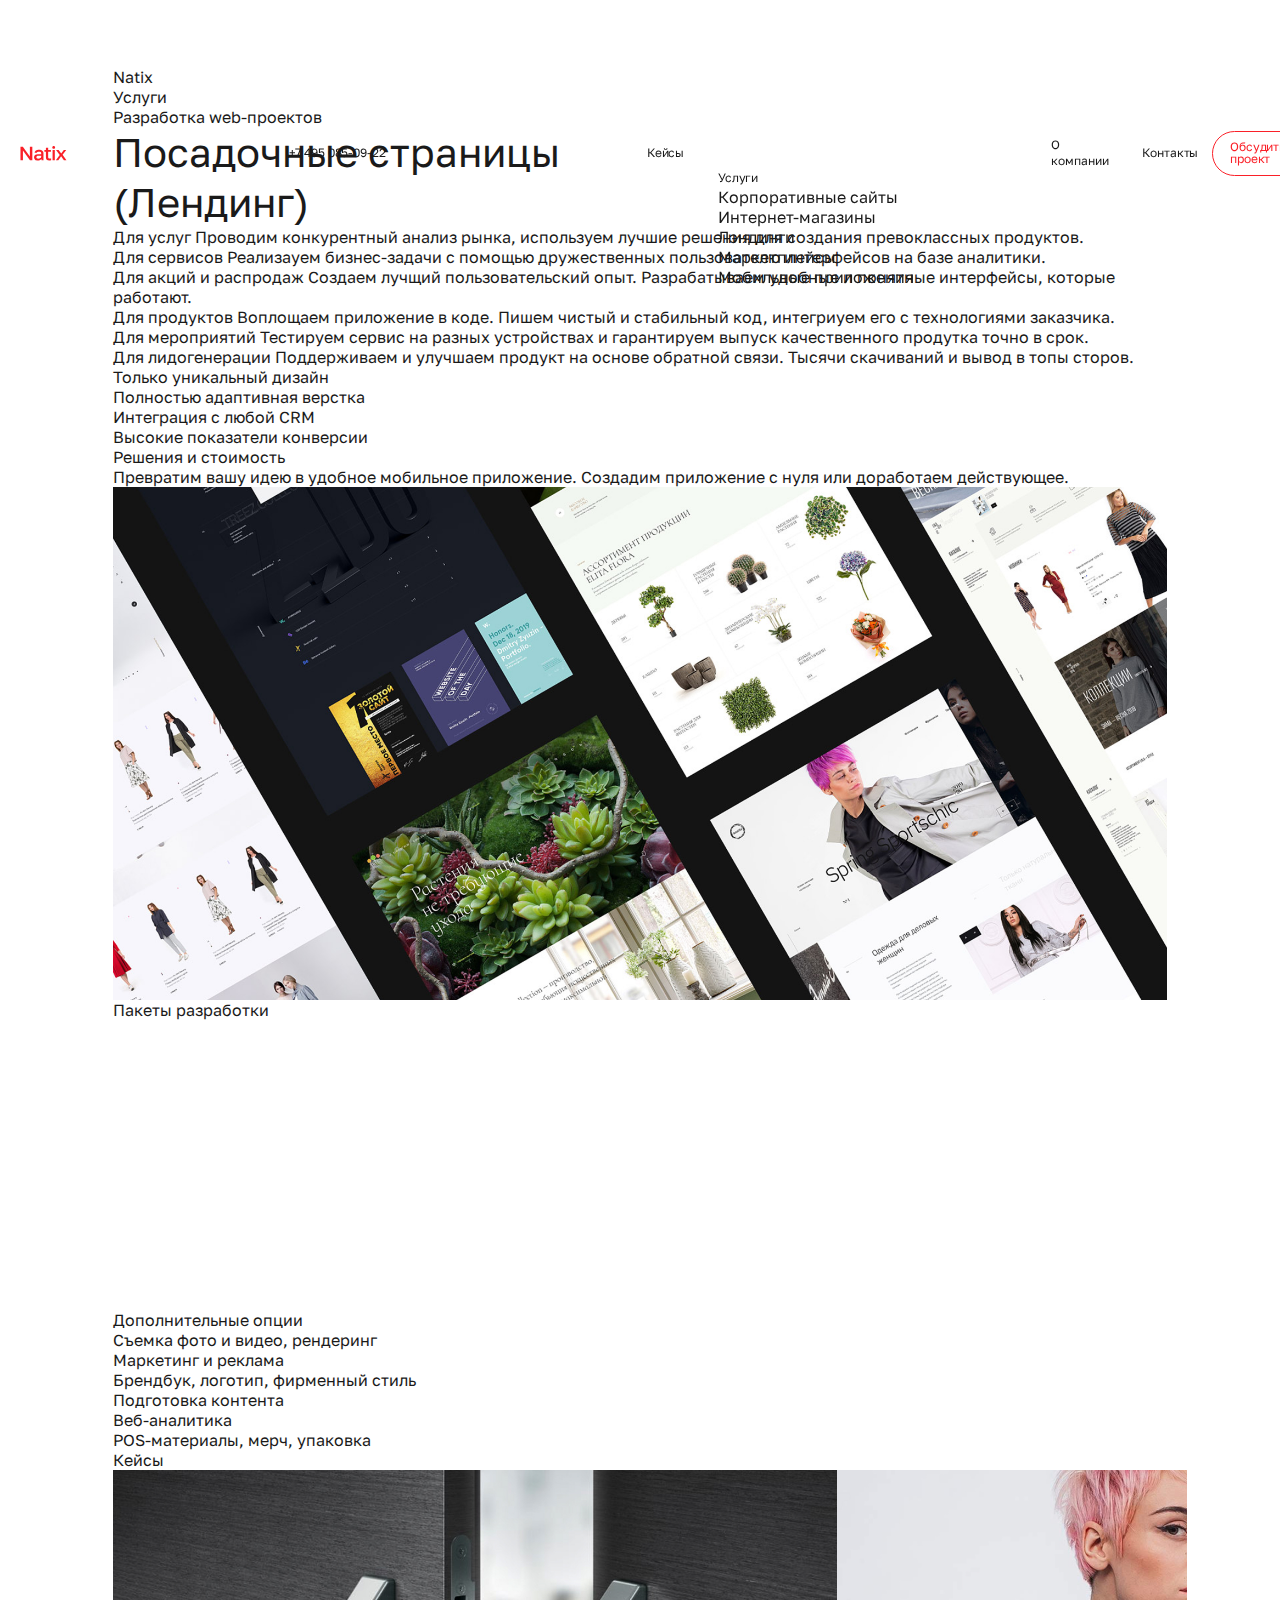
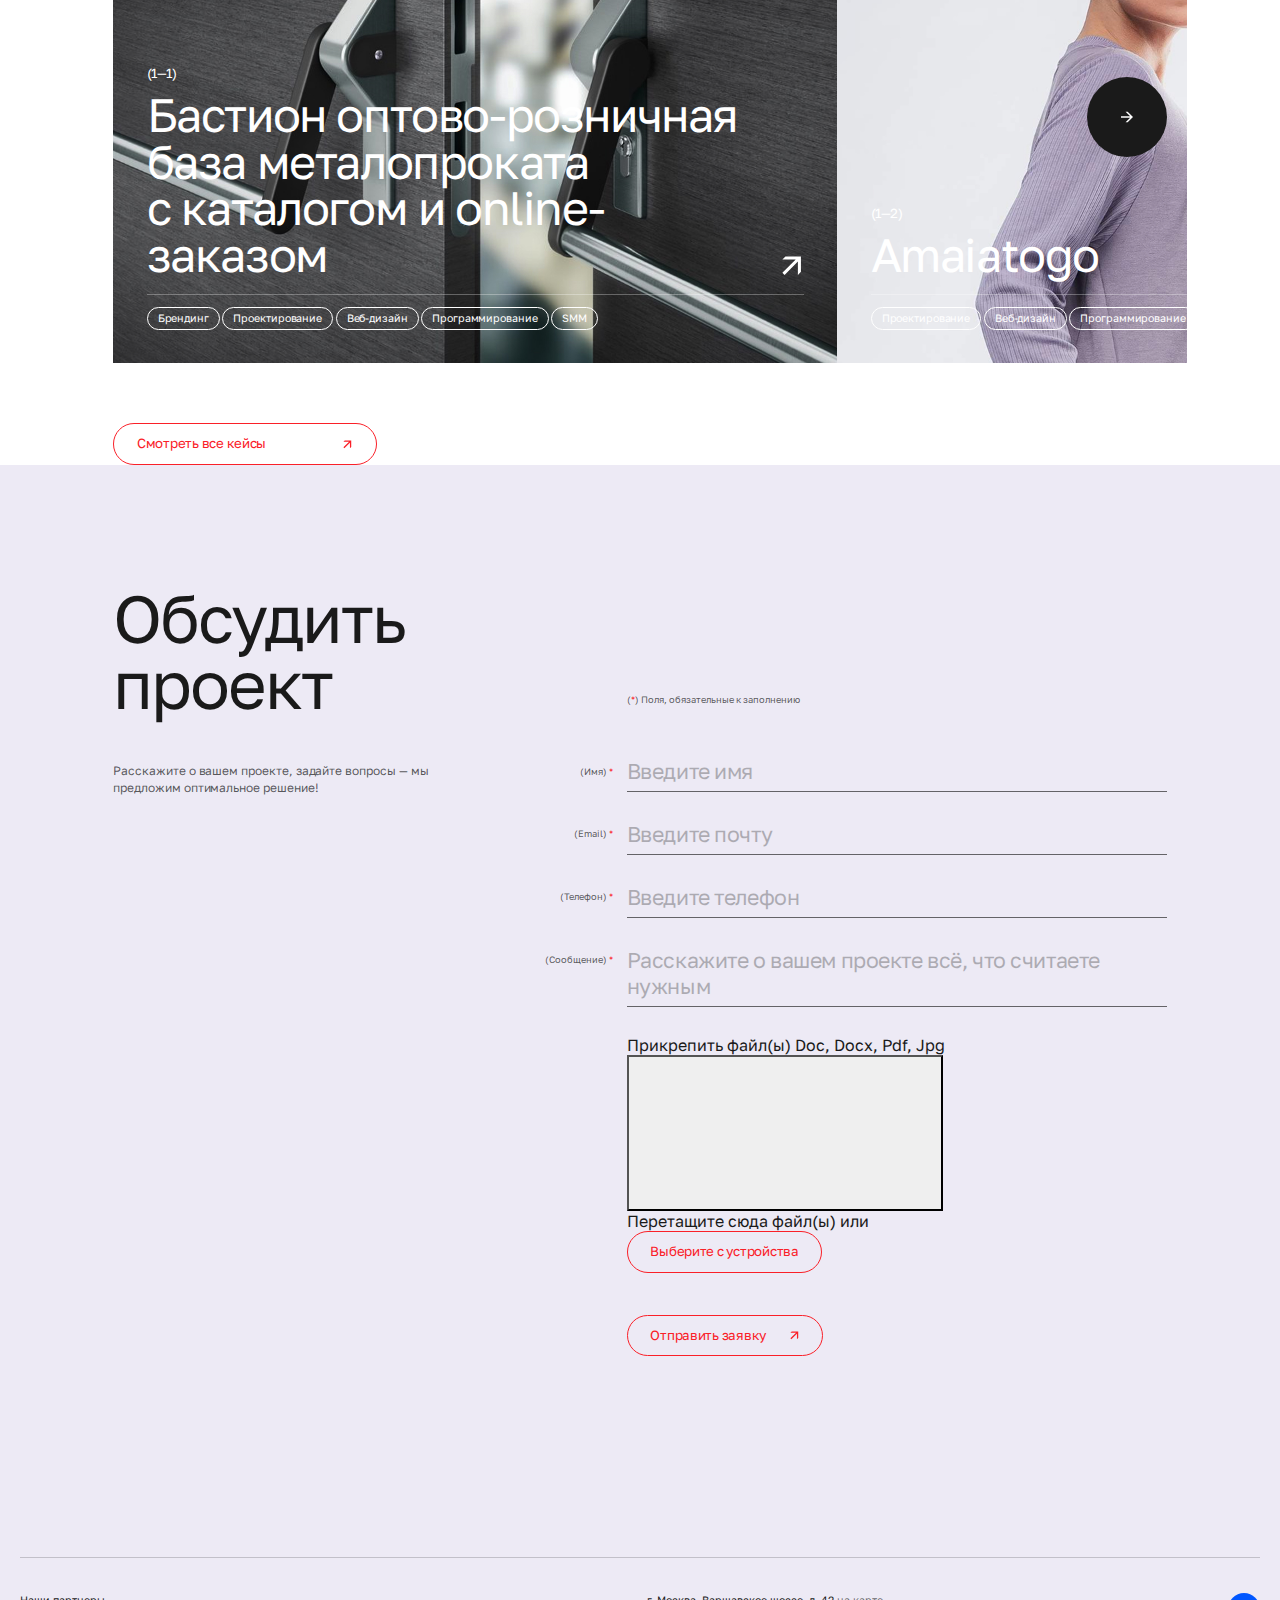
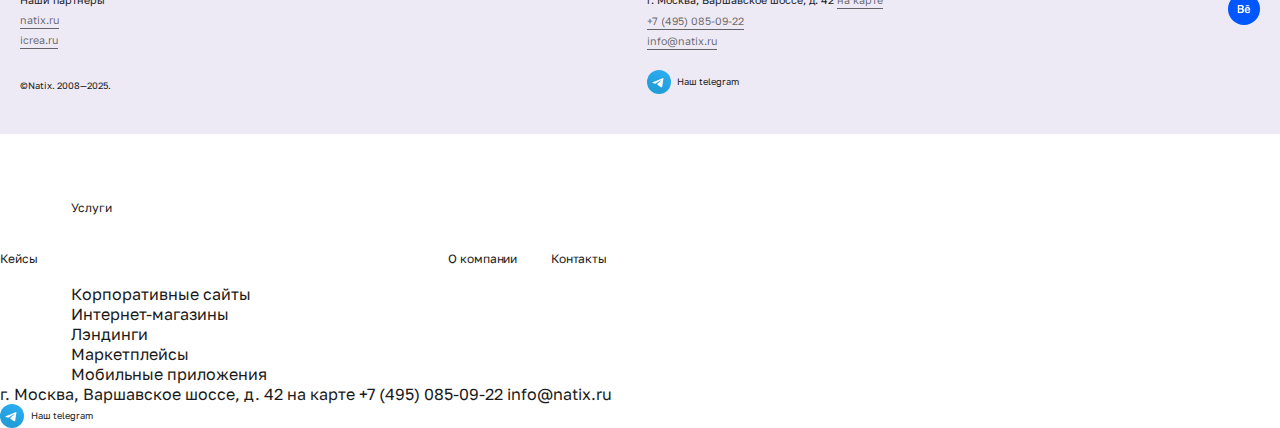
<file: service-03.html>
<!DOCTYPE html>
<html lang="ru">

<head>
	<meta charset="UTF-8">
	<meta http-equiv="X-UA-Compatible" content="IE=edge">
	<meta name="viewport" content="width=device-width, initial-scale=1.0">
	<title>Natix - Посадочные страницы (Лендинг)</title>
	<meta property="og:title" content="Natix - Посадочные страницы (Лендинг)">
	<meta property="og:description" content="Описание">
	<meta property="og:url" content="/">
	<meta property="og:site_name" content="Natix - Посадочные страницы (Лендинг)">
	<!-- favicon -->
	<link rel="icon" type="image/png" href="img/favicon-96x96.png" sizes="96x96" />
	<link rel="icon" type="image/svg+xml" href="img/favicon.svg" />
	<link rel="shortcut icon" href="img/favicon.ico" />
	<link rel="apple-touch-icon" sizes="180x180" href="img/apple-touch-icon.png" />
	<meta name="apple-mobile-web-app-title" content="Natix" />
	<link rel="manifest" href="img/site.webmanifest" />
	<meta name="msapplication-TileColor" content="#ffffff">
	<meta name="theme-color" content="#ffffff">
	<!-- styles -->
	<link rel="stylesheet" href="css/vendor.min.css">
	<link rel="stylesheet" href="css/app.min.css">
</head>

<body class="bg-blue">
	<!-- wrapper -->
	<div class="wrapper">
		<!-- header -->
		<header class="header" id="header">
			<div class="container container--wide">
				<div class="header__wrapper">
					<div class="header__column">
						<a href="index.html" class="header__logotype">
							<img src="img/logotype.svg" width="71" height="30" alt="Natix">
						</a>
						<a href="#" class="header__link">+7 495 085-09-22</a>
					</div>
					<div class="header__column">
						<nav class="nav header__nav">
							<ul class="nav__list">
								<li class="nav__item ">
									<a href="cases.html" class="nav__link">Кейсы</a>
								</li>
								<li class="nav__item is--active">
									<div class="nav__elem">
										<a href="services.html" class="nav__link">
											<svg>
												<use xlink:href="img/sprite.svg#icon-caret"></use>
											</svg>
											<span>Услуги</span>
										</a>
										<div class="nav__dropdown">
											<ul class="nav__sublist">
												<li class="nav__subitem">
													<a href="service-01.html" class="nav__sublink">Корпоративные сайты</a>
												</li>
												<li class="nav__subitem">
													<a href="service-02.html" class="nav__sublink">Интернет-магазины</a>
												</li>
												<li class="nav__subitem">
													<a href="service-03.html" class="nav__sublink">Лэндинги</a>
												</li>
												<li class="nav__subitem">
													<a href="service-04.html" class="nav__sublink">Маркетплейсы</a>
												</li>
												<li class="nav__subitem">
													<a href="service-05.html" class="nav__sublink">Мобильные приложения</a>
												</li>
											</ul>
										</div>
									</div>
								</li>
								<li class="nav__item ">
									<a href="about.html" class="nav__link">О компании</a>
								</li>
								<li class="nav__item ">
									<a href="contacts.html" class="nav__link">Контакты</a>
								</li>
							</ul>
						</nav>
						<a href="#discuss-project" class="header__btn btn btn--md">Обсудить проект</a>
						<button class="hamburger" id="hamburger-toggle" aria-label="Меню">
							<span class="hamburger__inner"></span>
							<span class="hamburger__inner"></span>
							<span class="hamburger__inner"></span>
						</button>
					</div>
				</div>
			</div>
		</header>
		<!-- end of header -->
		<!-- content -->
		<div class="wrapper__content">
			<!-- development -->
			<section class="development" id="development">
				<div class="container">
					<nav class="breadcrumbs" aria-label="Breadcrumb">
						<ol class="breadcrumbs__list">
							<li class="breadcrumbs__item">
								<a href="index.html" class="breadcrumbs__link">Natix</a>
							</li>
							<li class="breadcrumbs__item">
								<a href="services.html" class="breadcrumbs__link">Услуги</a>
							</li>
							<li class="breadcrumbs__item">
								<span class="breadcrumbs__link">Разработка web-проектов</span>
							</li>
						</ol>
					</nav>
					<div class="section-about section-about--indent-first">
						<h1 class="section-about__heading">Посадочные страницы <br>(Лендинг)</h1>
					</div>
					<div class="solutions-list development__solutions-list">
						<div class="solutions-list__wrapper">
							<div class="solutions-list__item">
								<span class="solutions-list__title">Для услуг</span>
								<span class="solutions-list__description">Проводим конкурентный анализ рынка, используем лучшие решения для создания превоклассных продуктов.</span>
							</div>
							<div class="solutions-list__item">
								<span class="solutions-list__title">Для сервисов</span>
								<span class="solutions-list__description">Реализауем бизнес-задачи с помощью дружественных пользователю интерфейсов на&nbsp;базе аналитики.</span>
							</div>
							<div class="solutions-list__item">
								<span class="solutions-list__title">Для акций и распродаж</span>
								<span class="solutions-list__description">Создаем лучщий пользовательский опыт. Разрабатываем удобные и понятные интерфейсы, которые работают.</span>
							</div>
							<div class="solutions-list__item">
								<span class="solutions-list__title">Для продуктов</span>
								<span class="solutions-list__description">Воплощаем приложение в коде. Пишем чистый и&nbsp;стабильный код, интегриуем его с технологиями заказчика.</span>
							</div>
							<div class="solutions-list__item">
								<span class="solutions-list__title">Для мероприятий</span>
								<span class="solutions-list__description">Тестируем сервис на разных устройствах и&nbsp;гарантируем выпуск качественного продутка точно в срок.</span>
							</div>
							<div class="solutions-list__item">
								<span class="solutions-list__title">Для лидогенерации</span>
								<span class="solutions-list__description">Поддерживаем и улучшаем продукт на основе обратной связи. Тысячи скачиваний и вывод в&nbsp;топы сторов.</span>
							</div>
						</div>
					</div>
					<div class="advantages development__advantages">
						<div class="advantages__wrapper">
							<div class="advantages__item">
								<div class="advantages__item-inner">
									<span class="advantages__description">Только уникальный дизайн</span>
								</div>
							</div>
							<div class="advantages__item">
								<div class="advantages__item-inner">
									<span class="advantages__description">Полностью адаптивная верстка</span>
								</div>
							</div>
							<div class="advantages__item">
								<div class="advantages__item-inner">
									<span class="advantages__description">Интеграция с любой CRM</span>
								</div>
							</div>
							<div class="advantages__item">
								<div class="advantages__item-inner">
									<span class="advantages__description">Высокие показатели конверсии</span>
								</div>
							</div>
						</div>
					</div>
				</div>
			</section>
			<!-- end of development -->
			<!-- design -->
			<section class="design section-indent-top" id="design">
				<div class="container">
					<div class="design__wrapper">
						<div class="design__left">
							<span class="design__heading">Решения и стоимость</span>
							<p class="design__description">Превратим вашу идею в удобное мобильное приложение. Создадим приложение с нуля или доработаем действующее.</p>
						</div>
						<div class="design__right"></div>
					</div>
					<picture class="design__bg">
						<img src="img/design-bg.jpg" alt="Image">
					</picture>
				</div>
			</section>
			<!-- end of design -->
			<!-- solutions -->
			<section class="solutions section-indent-top" id="solutions">
				<div class="container">
					<div class="section-top">
						<span class="section-top__title">Пакеты разработки</span>
					</div>
					<div class="solutions__slider">
						<div class="swiper">
							<div class="swiper-wrapper">
								<div class="swiper-slide">
									<div class="solutions-card solutions__slide">
										<div class="solutions-card__main">
											<div class="solutions-card__top">
												<span class="solutions-card__number">01</span>
												<span class="solutions-card__title">Сайт с лид-формой</span>
											</div>
											<div class="solutions-card__body">
												<p class="solutions-card__description">Быстрый запуск. Экономия бюлжета. Оптимально подходит для маркетинговых промо-акций. <br>Основное назначние – сбор заявок.</p>
												<ul class="solutions-card__list">
													<li class="solutions-card__list-item">
														<span class="solutions-card__list-elem">3 дизайн-макета</span>
													</li>
													<li class="solutions-card__list-item">
														<span class="solutions-card__list-elem">Адаптивная версия</span>
													</li>
													<li class="solutions-card__list-item">
														<span class="solutions-card__list-elem">Без возможности оспорить дизайн</span>
													</li>
												</ul>
											</div>
										</div>
										<div class="solutions-card__bottom">
											<div class="solutions-card__info">
												<span class="solutions-card__price">220 000 руб.</span>
												<span class="solutions-card__help">от 10 дней</span>
											</div>
											<a href="#discuss-project" class="solutions-card__btn" aria-label="Подробнее">
												<svg>
													<use xlink:href="img/sprite.svg#icon-plus"></use>
												</svg>
											</a>
										</div>
									</div>
								</div>
								<div class="swiper-slide">
									<div class="solutions-card solutions__slide">
										<div class="solutions-card__main">
											<div class="solutions-card__top">
												<span class="solutions-card__number">02</span>
												<span class="solutions-card__title">Сайт с админкой</span>
											</div>
											<div class="solutions-card__body">
												<p class="solutions-card__description">Одностраничный сайт с панелью управления. Подходит для ускоспециализированных услуг или небольшого ассортимента товаров.</p>
												<ul class="solutions-card__list">
													<li class="solutions-card__list-item">
														<span class="solutions-card__list-elem">5 дизайн-макетов</span>
													</li>
													<li class="solutions-card__list-item">
														<span class="solutions-card__list-elem">Адаптивная версия</span>
													</li>
													<li class="solutions-card__list-item">
														<span class="solutions-card__list-elem">Учитываем правки</span>
													</li>
												</ul>
											</div>
										</div>
										<div class="solutions-card__bottom">
											<div class="solutions-card__info">
												<span class="solutions-card__price">380 000 руб.</span>
												<span class="solutions-card__help">от 20 дней</span>
											</div>
											<a href="#discuss-project" class="solutions-card__btn" aria-label="Подробнее">
												<svg>
													<use xlink:href="img/sprite.svg#icon-plus"></use>
												</svg>
											</a>
										</div>
									</div>
								</div>
								<div class="swiper-slide">
									<div class="solutions-card solutions__slide">
										<div class="solutions-card__main">
											<div class="solutions-card__top">
												<span class="solutions-card__number">03</span>
												<span class="solutions-card__title">Сайт + CRM</span>
											</div>
											<div class="solutions-card__body">
												<p class="solutions-card__description">Расширенный вариант предыдущего пакета. <br>Выполняется интеграция с CRM системой компании для авоматизации обработки входящих заявок. </p>
												<ul class="solutions-card__list">
													<li class="solutions-card__list-item">
														<span class="solutions-card__list-elem">9 дизайн-макетов</span>
													</li>
													<li class="solutions-card__list-item">
														<span class="solutions-card__list-elem">Адаптивная версия</span>
													</li>
													<li class="solutions-card__list-item">
														<span class="solutions-card__list-elem">Варианты дизайна на выбор</span>
													</li>
												</ul>
											</div>
										</div>
										<div class="solutions-card__bottom">
											<div class="solutions-card__info">
												<span class="solutions-card__price">500 000 руб.</span>
												<span class="solutions-card__help">от 30 дней</span>
											</div>
											<a href="#discuss-project" class="solutions-card__btn" aria-label="Подробнее">
												<svg>
													<use xlink:href="img/sprite.svg#icon-plus"></use>
												</svg>
											</a>
										</div>
									</div>
								</div>
							</div>
						</div>
						<div class="swiper-pagination"></div>
					</div>
					<div class="section-about section-about--indent-top">
						<span class="section-about__title">Дополнительные опции</span>
					</div>
					<ul class="solutions__list">
						<li class="solutions__list-item">
							<span class="solutions__list-elem">Съемка фото и видео, рендеринг</span>
						</li>
						<li class="solutions__list-item">
							<span class="solutions__list-elem">Маркетинг и реклама</span>
						</li>
						<li class="solutions__list-item">
							<span class="solutions__list-elem">Брендбук, логотип, фирменный стиль</span>
						</li>
						<li class="solutions__list-item">
							<span class="solutions__list-elem">Подготовка контента</span>
						</li>
						<li class="solutions__list-item">
							<span class="solutions__list-elem">Веб-аналитика</span>
						</li>
						<li class="solutions__list-item">
							<span class="solutions__list-elem">POS-материалы, мерч, упаковка</span>
						</li>
					</ul>
				</div>
			</section>
			<!-- end of solutions -->
			<!-- cases -->
			<section class="cases cases--overflow section-indent-top" id="cases">
				<div class="container">
					<div class="section-top">
						<span class="section-top__title">Кейсы</span>
					</div>
					<div class="cases__slider">
						<div class="swiper">
							<div class="swiper-wrapper">
								<div class="swiper-slide">
									<div class="cases-card cases__slide">
										<div class="cases-card__body">
											<span class="cases-card__number">(1—1)</span>
											<a href="#" class="cases-card__title">
												<span>Бастион оптово-розничная база металопроката с каталогом и online-заказом</span>
												<svg>
													<use xlink:href="img/sprite.svg#icon-arrow-top-right"></use>
												</svg>
											</a>
										</div>
										<ul class="cases-card__list">
											<li class="cases-card__item">
												<a href="#" class="cases-card__tag">Брендинг</a>
											</li>
											<li class="cases-card__item">
												<a href="#" class="cases-card__tag">Проектирование</a>
											</li>
											<li class="cases-card__item">
												<a href="#" class="cases-card__tag">Веб-дизайн</a>
											</li>
											<li class="cases-card__item">
												<a href="#" class="cases-card__tag">Программирование</a>
											</li>
											<li class="cases-card__item">
												<a href="#" class="cases-card__tag">SMM</a>
											</li>
										</ul>
										<picture class="cases-card__bg">
											<img src="img/cases-card-01.jpg" alt="Image">
										</picture>
									</div>
								</div>
								<div class="swiper-slide">
									<div class="cases-card cases__slide">
										<div class="cases-card__body">
											<span class="cases-card__number">(1—2)</span>
											<a href="#" class="cases-card__title">
												<span>Amaiatogo</span>
												<svg>
													<use xlink:href="img/sprite.svg#icon-arrow-top-right"></use>
												</svg>
											</a>
										</div>
										<ul class="cases-card__list">
											<li class="cases-card__item">
												<a href="#" class="cases-card__tag">Проектирование</a>
											</li>
											<li class="cases-card__item">
												<a href="#" class="cases-card__tag">Веб-дизайн</a>
											</li>
											<li class="cases-card__item">
												<a href="#" class="cases-card__tag">Программирование</a>
											</li>
										</ul>
										<picture class="cases-card__bg">
											<img src="img/cases-card-02.jpg" alt="Image">
										</picture>
									</div>
								</div>
								<div class="swiper-slide">
									<div class="cases-card cases__slide">
										<div class="cases-card__body">
											<span class="cases-card__number">(1—3)</span>
											<a href="#" class="cases-card__title">
												<span>Verryberry <br>Lab</span>
												<svg>
													<use xlink:href="img/sprite.svg#icon-arrow-top-right"></use>
												</svg>
											</a>
										</div>
										<ul class="cases-card__list">
											<li class="cases-card__item">
												<a href="#" class="cases-card__tag">Веб-дизайн</a>
											</li>
											<li class="cases-card__item">
												<a href="#" class="cases-card__tag">Программирование</a>
											</li>
										</ul>
										<picture class="cases-card__bg">
											<img src="img/cases-card-03.jpg" alt="Image">
										</picture>
									</div>
								</div>
							</div>
						</div>
						<div class="swiper-pagination"></div>
						<button class="swiper-button-next" aria-label="Далее">
							<svg class="swiper-button-icon">
								<use xlink:href="img/sprite.svg#icon-arrow-next"></use>
							</svg>
						</button>
					</div>
					<a href="#" class="cases__more btn">
						<span>Смотреть все кейсы</span>
						<svg>
							<use xlink:href="img/sprite.svg#icon-arrow-top-right"></use>
						</svg>
					</a>
				</div>
			</section>
			<!-- end of cases -->
			<!-- discuss project -->
			<section class="discuss-project section-indent-top" id="discuss-project">
				<div class="container">
					<div class="discuss-project__wrap">
						<div class="discuss-project__left">
							<span class="discuss-project__heading">Обсудить <br>проект</span>
							<p class="discuss-project__description">Расскажите о вашем проекте, задайте вопросы — мы предложим оптимальное решение!</p>
						</div>
						<div class="discuss-project__right">
							<span class="discuss-project__help">(<span>*</span>) Поля, обязательные к заполнению</span>
							<form action="#" class="discuss-project-form discuss-project__form">
								<div class="input-field discuss-project-form__input">
									<label for="discuss-project-name" class="input-field__label">(Имя) <span>*</span></label>
									<div class="input-field__inner">
										<input type="text" class="input-field__input" id="discuss-project-name" placeholder="Введите имя">
									</div>
									<span class="input-field__error">Значение введено неверно!</span>
								</div>
								<div class="input-field discuss-project-form__input">
									<label for="discuss-project-email" class="input-field__label">(Email) <span>*</span></label>
									<div class="input-field__inner">
										<input type="email" class="input-field__input" id="discuss-project-email" placeholder="Введите почту">
									</div>
									<span class="input-field__error">Значение введено неверно!</span>
								</div>
								<div class="input-field discuss-project-form__input">
									<label for="discuss-project-tel" class="input-field__label">(Телефон) <span>*</span></label>
									<div class="input-field__inner">
										<input type="tel" class="input-field__input" id="discuss-project-tel" placeholder="Введите телефон">
									</div>
									<span class="input-field__error">Значение введено неверно!</span>
								</div>
								<div class="input-field discuss-project-form__input">
									<label for="discuss-project-name" class="input-field__label">(Сообщение) <span>*</span></label>
									<div class="input-field__inner">
										<textarea class="input-field__textarea" id="discuss-project-message" placeholder="Расскажите о вашем проекте всё, что считаете нужным"></textarea>
									</div>
									<span class="input-field__error">Значение введено неверно!</span>
								</div>
								<div class="attach-files discuss-project-form__attach">
									<div class="attach-files__wrapper">
										<div class="attach-files__top">
											<span class="attach-files__title">Прикрепить файл(ы)</span>
											<span class="attach-files__formats">Doc, Docx, Pdf, Jpg</span>
										</div>
										<div class="attach-files__main">
											<button class="attach-files__attach">
												<svg>
													<use xlink:href="img/sprite.svg#icon-attach"></use>
												</svg>
											</button>
										</div>
										<div class="attach-files__bottom">
											<span class="attach-files__help">Перетащите сюда файл(ы) или</span>
											<button class="attach-files__attach-btn btn btn--sm btn--dark">Выберите с устройства</button>
										</div>
									</div>
								</div>
								<button class="discuss-project-form__btn btn">
									<span>Отправить заявку</span>
									<svg>
										<use xlink:href="img/sprite.svg#icon-arrow-top-right"></use>
									</svg>
								</button>
							</form>
						</div>
					</div>
				</div>
			</section>
			<!-- end of discuss project -->
		</div>
		<!-- end of content -->
		<!-- footer -->
		<footer class="footer" id="footer">
			<div class="container container--wide">
				<div class="footer__wrapper">
					<div class="footer__column">
						<div class="footer__block">
							<ul class="footer__list">
								<li class="footer__list-item">
									<span class="footer__value">Наши партнеры</span>
								</li>
								<li class="footer__list-item">
									<a href="#" class="footer__link">natix.ru</a>
								</li>
								<li class="footer__list-item">
									<a href="#" class="footer__link">icrea.ru</a>
								</li>
							</ul>
							<p class="footer__copyright">©Natix. 2008—2025.</p>
						</div>
					</div>
					<div class="footer__column">
						<div class="footer__block">
							<ul class="footer__list">
								<li class="footer__list-item">
									<address class="footer__value">г. Москва, Варшавское шоссе, д. 42 <a href="#">на карте</a></address>
								</li>
								<li class="footer__list-item">
									<a href="tel:+74950850922" class="footer__link">+7 (495) 085-09-22</a>
								</li>
								<li class="footer__list-item">
									<a href="mailto:info@natix.ru" class="footer__link">info@natix.ru</a>
								</li>
							</ul>
							<div class="c-contacts footer__contacts">
								<ul class="c-contacts__list">
									<li class="c-contacts__item">
										<a href="#" class="c-contacts__link">
											<img src="img/icon-tg.svg" alt="Icon">
											<span>Наш telegram</span>
										</a>
									</li>
								</ul>
							</div>
						</div>
						<div class="footer__block">
							<div class="c-socnav footer__socnav">
								<ul class="c-socnav__list">
									<li class="c-socnav__item">
										<a href="#" class="c-socnav__link">
											<img src="img/icon-be.svg" alt="Icon">
										</a>
									</li>
								</ul>
							</div>
						</div>
					</div>
				</div>
			</div>
		</footer>
		<!-- end of footer -->
	</div>
	<!-- end of wrapper -->
	<!-- mobile menu -->
	<div class="mobile-menu" id="mobile-menu">
		<div class="mobile-menu__wrap">
			<nav class="nav mobile-menu__nav">
				<ul class="nav__list">
					<li class="nav__item ">
						<a href="cases.html" class="nav__link">Кейсы</a>
					</li>
					<li class="nav__item is--active">
						<div class="nav__elem">
							<a href="services.html" class="nav__link">
								<span>Услуги</span>
								<svg>
									<use xlink:href="img/sprite.svg#icon-caret"></use>
								</svg>
							</a>
							<div class="nav__dropdown">
								<ul class="nav__sublist">
									<li class="nav__subitem">
										<a href="service-01.html" class="nav__sublink">Корпоративные сайты</a>
									</li>
									<li class="nav__subitem">
										<a href="service-02.html" class="nav__sublink">Интернет-магазины</a>
									</li>
									<li class="nav__subitem">
										<a href="service-03.html" class="nav__sublink">Лэндинги</a>
									</li>
									<li class="nav__subitem">
										<a href="service-04.html" class="nav__sublink">Маркетплейсы</a>
									</li>
									<li class="nav__subitem">
										<a href="service-05.html" class="nav__sublink">Мобильные приложения</a>
									</li>
								</ul>
							</div>
						</div>
					</li>
					<li class="nav__item ">
						<a href="about.html" class="nav__link">О компании</a>
					</li>
					<li class="nav__item ">
						<a href="contacts.html" class="nav__link">Контакты</a>
					</li>
				</ul>
			</nav>
			<div class="mobile-menu__bottom">
				<span class="mobile-menu__value">г. Москва, Варшавское шоссе, д. 42 <a href="#">на карте</a></span>
				<a href="tel:+74950850922" class="mobile-menu__value">+7 (495) 085-09-22</a>
				<a href="mailto:info@natix.ru" class="mobile-menu__value">info@natix.ru</a>
				<div class="c-contacts mobile-menu__contacts">
					<ul class="c-contacts__list">
						<li class="c-contacts__item">
							<a href="#" class="c-contacts__link">
								<img src="img/icon-tg.svg" alt="Icon">
								<span>Наш telegram</span>
							</a>
						</li>
					</ul>
				</div>
			</div>
		</div>
	</div>
	<!-- end of mobile menu -->
	<!-- scripts -->
	<script src="js/vendor.min.js"></script>
	<script src="js/app.min.js"></script>
</body>

</html>
</file>
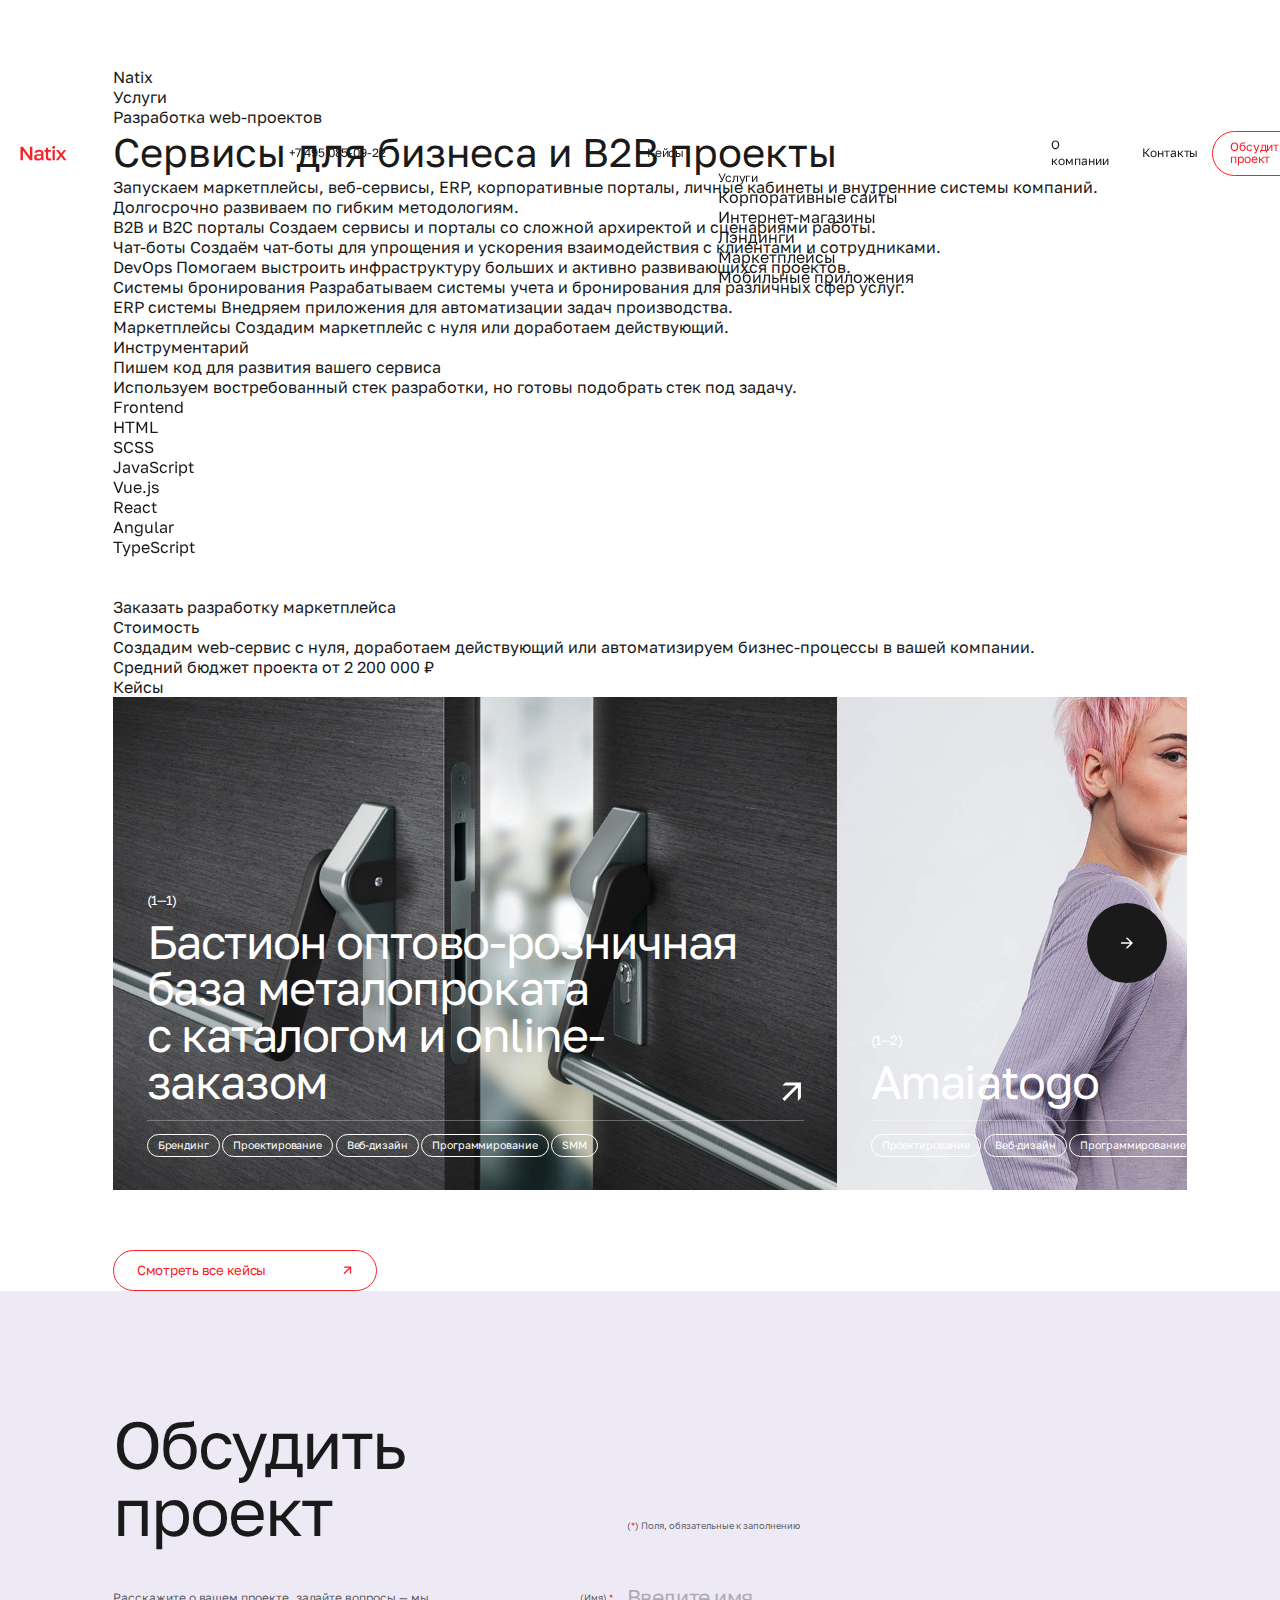
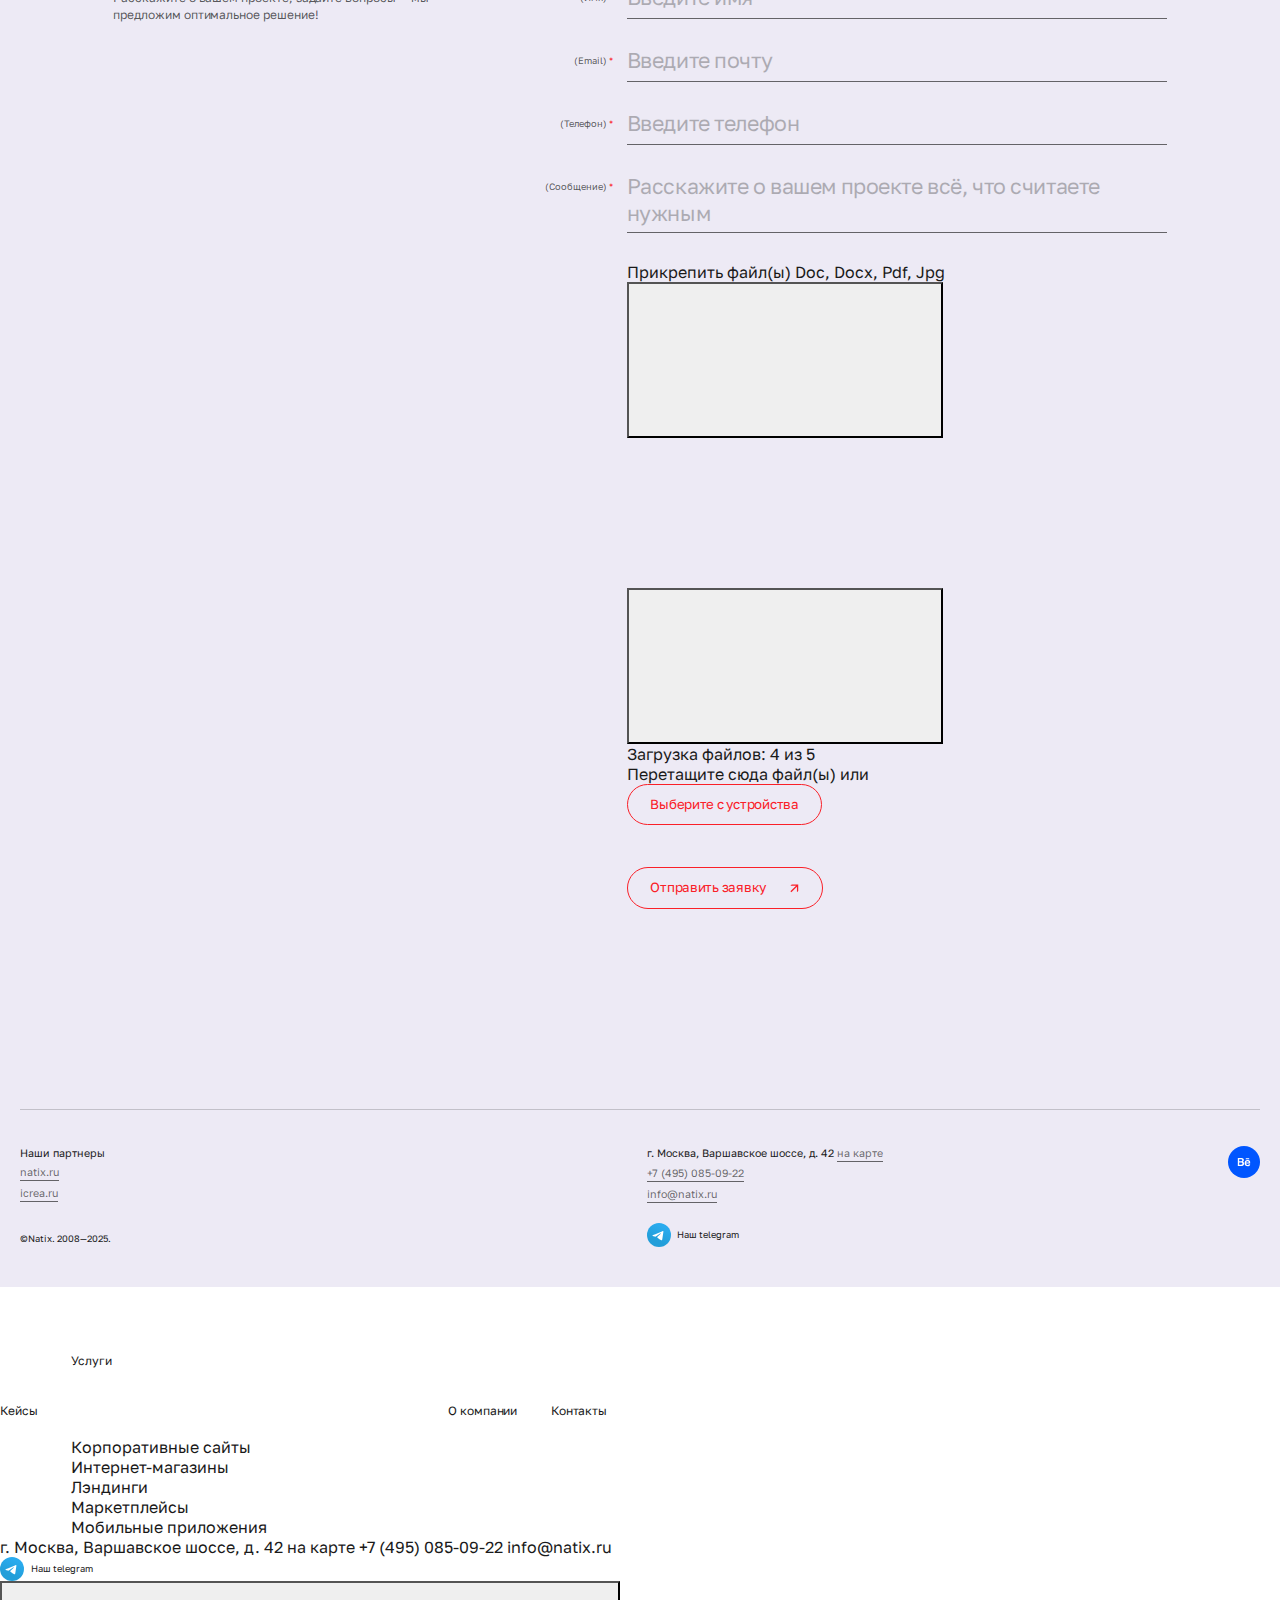
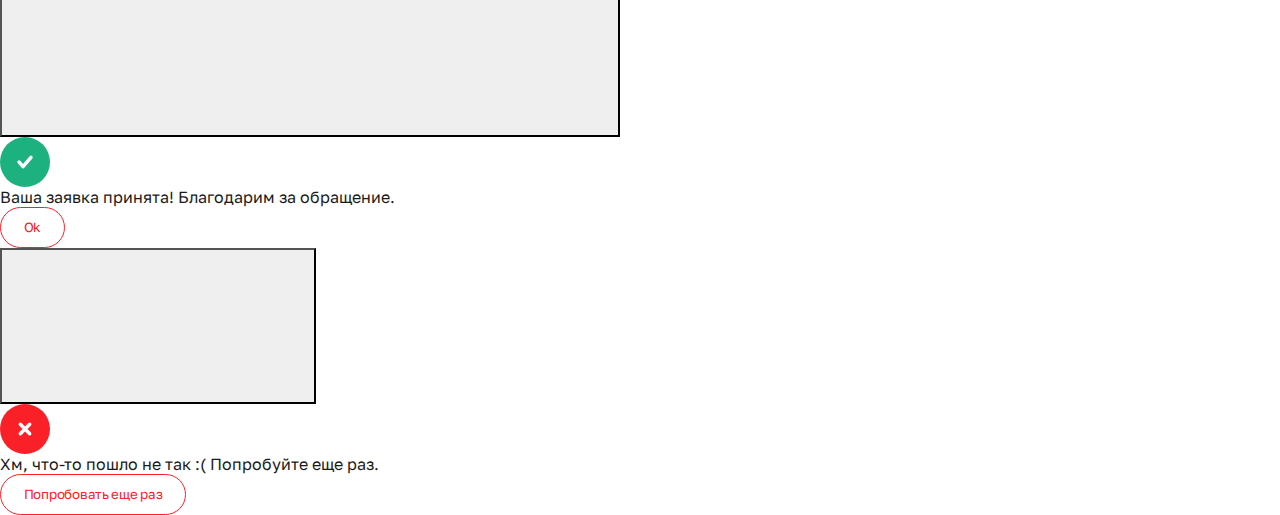
<file: service-04.html>
<!DOCTYPE html>
<html lang="ru">

<head>
	<meta charset="UTF-8">
	<meta http-equiv="X-UA-Compatible" content="IE=edge">
	<meta name="viewport" content="width=device-width, initial-scale=1.0">
	<title>Natix - Сервисы для бизнеса и B2B проекты</title>
	<meta property="og:title" content="Natix - Сервисы для бизнеса и B2B проекты">
	<meta property="og:description" content="Описание">
	<meta property="og:url" content="/">
	<meta property="og:site_name" content="Natix - Сервисы для бизнеса и B2B проекты">
	<!-- favicon -->
	<link rel="icon" type="image/png" href="img/favicon/favicon-96x96.png" sizes="96x96">
	<link rel="icon" type="image/svg+xml" href="img/favicon/favicon.svg">
	<link rel="shortcut icon" href="img/favicon/favicon.ico">
	<link rel="apple-touch-icon" sizes="180x180" href="img/favicon/apple-touch-icon.png">
	<meta name="apple-mobile-web-app-title" content="Natix">
	<link rel="manifest" href="img/favicon/site.webmanifest">
	<!-- styles -->
	<link rel="stylesheet" href="css/vendor.min.css">
	<link rel="stylesheet" href="css/app.min.css">
</head>

<body>
	<!-- wrapper -->
	<div class="wrapper">
		<!-- header -->
		<header class="header" id="header">
			<div class="container container--wide">
				<div class="header__wrapper">
					<div class="header__column">
						<a href="index.html" class="header__logotype">
							<img src="img/logotype.svg" width="71" height="30" alt="Natix">
						</a>
						<a href="#" class="header__link">+7 495 085-09-22</a>
					</div>
					<div class="header__column">
						<nav class="nav header__nav">
							<ul class="nav__list">
								<li class="nav__item ">
									<a href="cases.html" class="nav__link">Кейсы</a>
								</li>
								<li class="nav__item is--active">
									<div class="nav__elem">
										<a href="services.html" class="nav__link">
											<svg>
												<use xlink:href="img/sprite.svg#icon-caret"></use>
											</svg>
											<span>Услуги</span>
										</a>
										<div class="nav__dropdown">
											<ul class="nav__sublist">
												<li class="nav__subitem">
													<a href="service-01.html" class="nav__sublink">Корпоративные сайты</a>
												</li>
												<li class="nav__subitem">
													<a href="service-02.html" class="nav__sublink">Интернет-магазины</a>
												</li>
												<li class="nav__subitem">
													<a href="service-03.html" class="nav__sublink">Лэндинги</a>
												</li>
												<li class="nav__subitem">
													<a href="service-04.html" class="nav__sublink">Маркетплейсы</a>
												</li>
												<li class="nav__subitem">
													<a href="service-05.html" class="nav__sublink">Мобильные приложения</a>
												</li>
											</ul>
										</div>
									</div>
								</li>
								<li class="nav__item ">
									<a href="about.html" class="nav__link">О компании</a>
								</li>
								<li class="nav__item ">
									<a href="contacts.html" class="nav__link">Контакты</a>
								</li>
							</ul>
						</nav>
						<a href="#discuss-project" class="header__btn btn btn--md">Обсудить проект</a>
						<button class="hamburger" id="hamburger-toggle" aria-label="Меню">
							<span class="hamburger__inner"></span>
							<span class="hamburger__inner"></span>
							<span class="hamburger__inner"></span>
						</button>
					</div>
				</div>
			</div>
		</header>
		<!-- end of header -->
		<!-- content -->
		<div class="wrapper__content">
			<!-- development -->
			<section class="development" id="development">
				<div class="container">
					<nav class="breadcrumbs" aria-label="Breadcrumb">
						<ol class="breadcrumbs__list">
							<li class="breadcrumbs__item">
								<a href="index.html" class="breadcrumbs__link">Natix</a>
							</li>
							<li class="breadcrumbs__item">
								<a href="services.html" class="breadcrumbs__link">Услуги</a>
							</li>
							<li class="breadcrumbs__item">
								<span class="breadcrumbs__link">Разработка web-проектов</span>
							</li>
						</ol>
					</nav>
					<div class="section-about section-about--indent-first">
						<h1 class="section-about__heading">Сервисы для бизнеса и B2B проекты</h1>
						<div class="section-about__wrapper">
							<div class="section-about__group">
								<p class="section-about__description">Запускаем маркетплейсы, веб-сервисы, ERP, корпоративные порталы, личные кабинеты и внутренние системы компаний. Долгосрочно развиваем по гибким методологиям.</p>
							</div>
						</div>
					</div>
					<div class="solutions-list development__list">
						<div class="solutions-list__wrapper">
							<div class="solutions-list__item">
								<span class="solutions-list__title">B2B и B2C порталы</span>
								<span class="solutions-list__description">Создаем сервисы и порталы со сложной архиректой и сценариями работы.</span>
							</div>
							<div class="solutions-list__item">
								<span class="solutions-list__title">Чат-боты</span>
								<span class="solutions-list__description">Создаём чат-боты для упрощения и ускорения взаимодействия с клиентами и сотрудниками.</span>
							</div>
							<div class="solutions-list__item">
								<span class="solutions-list__title">DevOps</span>
								<span class="solutions-list__description">Помогаем выстроить инфраструктуру больших и активно развивающихся проектов.</span>
							</div>
							<div class="solutions-list__item">
								<span class="solutions-list__title">Системы бронирования</span>
								<span class="solutions-list__description">Разрабатываем системы учета и бронирования для различных сфер услуг.</span>
							</div>
							<div class="solutions-list__item">
								<span class="solutions-list__title">ERP системы</span>
								<span class="solutions-list__description">Внедряем приложения для автоматизации задач производства. </span>
							</div>
							<div class="solutions-list__item">
								<span class="solutions-list__title">Маркетплейсы</span>
								<span class="solutions-list__description">Создадим маркетплейс с нуля или доработаем действующий.</span>
							</div>
						</div>
					</div>
				</div>
			</section>
			<!-- end of development -->
			<!-- tools -->
			<section class="tools section-indent-top" id="tools">
				<div class="container">
					<div class="section-top">
						<span class="section-top__title">Инструментарий</span>
					</div>
					<div class="section-about">
						<span class="section-about__heading">Пишем код для развития вашего сервиса</span>
						<div class="section-about__wrapper">
							<div class="section-about__group">
								<p class="section-about__description">Используем востребованный стек разработки, но готовы подобрать стек под задачу.</p>
							</div>
						</div>
					</div>
					<div class="tools__slider">
						<div class="swiper swiper-only-mobile">
							<div class="swiper-wrapper">
								<div class="swiper-slide">
									<div class="tools-card tools__item" style="--background: #F8EBE9;">
										<div class="tools-card__top">
											<span class="tools-card__title">Frontend</span>
										</div>
										<div class="tools-card__body">
											<ul class="tools-card__list">
												<li class="tools-card__list-item">
													<span class="tools-card__list-elem">HTML</span>
												</li>
												<li class="tools-card__list-item">
													<span class="tools-card__list-elem">SCSS</span>
												</li>
												<li class="tools-card__list-item">
													<span class="tools-card__list-elem">JavaScript</span>
												</li>
												<li class="tools-card__list-item">
													<span class="tools-card__list-elem">Vue.js</span>
												</li>
												<li class="tools-card__list-item">
													<span class="tools-card__list-elem">React</span>
												</li>
												<li class="tools-card__list-item">
													<span class="tools-card__list-elem">Angular</span>
												</li>
												<li class="tools-card__list-item">
													<span class="tools-card__list-elem">TypeScript</span>
												</li>
											</ul>
										</div>
									</div>
								</div>
								<div class="swiper-slide">
									<div class="tools-card tools__item" style="--background: #FBF4E7;">
										<div class="tools-card__top">
											<span class="tools-card__title">Backend</span>
										</div>
										<div class="tools-card__body">
											<ul class="tools-card__list">
												<li class="tools-card__list-item">
													<span class="tools-card__list-elem">PHP</span>
												</li>
												<li class="tools-card__list-item">
													<span class="tools-card__list-elem">Laravel</span>
												</li>
												<li class="tools-card__list-item">
													<span class="tools-card__list-elem">YII 2</span>
												</li>
												<li class="tools-card__list-item">
													<span class="tools-card__list-elem">Python</span>
												</li>
												<li class="tools-card__list-item">
													<span class="tools-card__list-elem">Node.js</span>
												</li>
												<li class="tools-card__list-item">
													<span class="tools-card__list-elem">C#/.NET</span>
												</li>
												<li class="tools-card__list-item">
													<span class="tools-card__list-elem">C/C++</span>
												</li>
												<li class="tools-card__list-item">
													<span class="tools-card__list-elem">Java</span>
												</li>
												<li class="tools-card__list-item">
													<span class="tools-card__list-elem">Blockchain</span>
												</li>
											</ul>
										</div>
									</div>
								</div>
								<div class="swiper-slide">
									<div class="tools-card tools__item" style="--background: #E7EFEC;">
										<div class="tools-card__top">
											<span class="tools-card__title">Mobile</span>
										</div>
										<div class="tools-card__body">
											<ul class="tools-card__list">
												<li class="tools-card__list-item">
													<span class="tools-card__list-elem">Swift</span>
												</li>
												<li class="tools-card__list-item">
													<span class="tools-card__list-elem">Objective-C</span>
												</li>
												<li class="tools-card__list-item">
													<span class="tools-card__list-elem">Kotlin</span>
												</li>
												<li class="tools-card__list-item">
													<span class="tools-card__list-elem">Java</span>
												</li>
												<li class="tools-card__list-item">
													<span class="tools-card__list-elem">React Native</span>
												</li>
											</ul>
										</div>
									</div>
								</div>
								<div class="swiper-slide">
									<div class="tools-card tools__item" style="--background: #DDE7F8;">
										<div class="tools-card__top">
											<span class="tools-card__title">Testing</span>
										</div>
										<div class="tools-card__body">
											<ul class="tools-card__list">
												<li class="tools-card__list-item">
													<span class="tools-card__list-elem">Manual Testing</span>
												</li>
												<li class="tools-card__list-item">
													<span class="tools-card__list-elem">Unit Testing</span>
												</li>
												<li class="tools-card__list-item">
													<span class="tools-card__list-elem">UI Testing</span>
												</li>
												<li class="tools-card__list-item">
													<span class="tools-card__list-elem">Selenium</span>
												</li>
												<li class="tools-card__list-item">
													<span class="tools-card__list-elem">TestComplete</span>
												</li>
											</ul>
										</div>
									</div>
								</div>
							</div>
						</div>
					</div>
				</div>
			</section>
			<!-- end of tools -->
			<!-- solutions prices -->
			<section class="solutions-prices section-indent-top" id="solutions-prices">
				<div class="container">
					<div class="section-top">
						<span class="section-top__title">Заказать разработку маркетплейса</span>
					</div>
					<div class="section-about">
						<span class="section-about__heading">Стоимость</span>
						<div class="section-about__wrapper">
							<div class="section-about__group">
								<p class="section-about__description">Создадим web-сервис с нуля, доработаем действующий или автоматизируем бизнес-процессы в вашей компании.</p>
							</div>
						</div>
					</div>
					<div class="solutions-prices__wrapper">
						<div class="solutions-prices-card solutions-prices__item">
							<span class="solutions-prices-card__title">Средний бюджет проекта</span>
							<span class="solutions-prices-card__price">от 2 200 000 ₽</span>
						</div>
					</div>
				</div>
			</section>
			<!-- end of solutions prices -->
			<!-- cases -->
			<section class="cases cases--overflow section-indent-top" id="cases">
				<div class="container">
					<div class="section-top">
						<span class="section-top__title">Кейсы</span>
					</div>
					<div class="cases__slider">
						<div class="swiper">
							<div class="swiper-wrapper">
								<div class="swiper-slide">
									<div class="cases-card cases__slide">
										<div class="cases-card__body">
											<span class="cases-card__number">(1—1)</span>
											<a href="#" class="cases-card__title">
												<span>Бастион оптово-розничная база металопроката с каталогом и online-заказом</span>
												<svg>
													<use xlink:href="img/sprite.svg#icon-arrow-top-right"></use>
												</svg>
											</a>
										</div>
										<ul class="cases-card__list">
											<li class="cases-card__item">
												<a href="#" class="cases-card__tag">Брендинг</a>
											</li>
											<li class="cases-card__item">
												<a href="#" class="cases-card__tag">Проектирование</a>
											</li>
											<li class="cases-card__item">
												<a href="#" class="cases-card__tag">Веб-дизайн</a>
											</li>
											<li class="cases-card__item">
												<a href="#" class="cases-card__tag">Программирование</a>
											</li>
											<li class="cases-card__item">
												<a href="#" class="cases-card__tag">SMM</a>
											</li>
										</ul>
										<picture class="cases-card__bg">
											<img src="img/cases-card-01.jpg" alt="Image">
										</picture>
									</div>
								</div>
								<div class="swiper-slide">
									<div class="cases-card cases__slide">
										<div class="cases-card__body">
											<span class="cases-card__number">(1—2)</span>
											<a href="#" class="cases-card__title">
												<span>Amaiatogo</span>
												<svg>
													<use xlink:href="img/sprite.svg#icon-arrow-top-right"></use>
												</svg>
											</a>
										</div>
										<ul class="cases-card__list">
											<li class="cases-card__item">
												<a href="#" class="cases-card__tag">Проектирование</a>
											</li>
											<li class="cases-card__item">
												<a href="#" class="cases-card__tag">Веб-дизайн</a>
											</li>
											<li class="cases-card__item">
												<a href="#" class="cases-card__tag">Программирование</a>
											</li>
										</ul>
										<picture class="cases-card__bg">
											<img src="img/cases-card-02.jpg" alt="Image">
										</picture>
									</div>
								</div>
								<div class="swiper-slide">
									<div class="cases-card cases__slide">
										<div class="cases-card__body">
											<span class="cases-card__number">(1—3)</span>
											<a href="#" class="cases-card__title">
												<span>Verryberry <br>Lab</span>
												<svg>
													<use xlink:href="img/sprite.svg#icon-arrow-top-right"></use>
												</svg>
											</a>
										</div>
										<ul class="cases-card__list">
											<li class="cases-card__item">
												<a href="#" class="cases-card__tag">Веб-дизайн</a>
											</li>
											<li class="cases-card__item">
												<a href="#" class="cases-card__tag">Программирование</a>
											</li>
										</ul>
										<picture class="cases-card__bg">
											<img src="img/cases-card-03.jpg" alt="Image">
										</picture>
									</div>
								</div>
							</div>
						</div>
						<div class="swiper-pagination"></div>
						<button class="swiper-button-next" aria-label="Далее">
							<svg class="swiper-button-icon">
								<use xlink:href="img/sprite.svg#icon-arrow-next"></use>
							</svg>
						</button>
					</div>
					<a href="#" class="cases__more btn">
						<span>Смотреть все кейсы</span>
						<svg>
							<use xlink:href="img/sprite.svg#icon-arrow-top-right"></use>
						</svg>
					</a>
				</div>
			</section>
			<!-- end of cases -->
			<!-- discuss project -->
			<section class="discuss-project" id="discuss-project">
				<div class="container">
					<div class="discuss-project__wrap">
						<div class="discuss-project__left">
							<span class="discuss-project__heading">Обсудить <br>проект</span>
							<p class="discuss-project__description">Расскажите о вашем проекте, задайте вопросы — мы предложим оптимальное решение!</p>
						</div>
						<div class="discuss-project__right">
							<span class="discuss-project__help">(<span>*</span>) Поля, обязательные к заполнению</span>
							<form action="#" class="discuss-project-form discuss-project__form" method="POST" novalidate enctype="multipart/form-data">
								<div class="input-field discuss-project-form__input">
									<label for="discuss-project-name" class="input-field__label">(Имя) <span>*</span></label>
									<div class="input-field__inner">
										<input type="text" name="name" class="input-field__input" id="discuss-project-name" placeholder="Введите имя" data-required>
									</div>
									<span class="input-field__error">Значение введено неверно!</span>
								</div>
								<div class="input-field discuss-project-form__input">
									<label for="discuss-project-email" class="input-field__label">(Email) <span>*</span></label>
									<div class="input-field__inner">
										<input type="email" name="email" class="input-field__input" id="discuss-project-email" placeholder="Введите почту" data-required>
									</div>
									<span class="input-field__error">Значение введено неверно!</span>
								</div>
								<div class="input-field discuss-project-form__input">
									<label for="discuss-project-tel" class="input-field__label">(Телефон) <span>*</span></label>
									<div class="input-field__inner">
										<input type="tel" name="tel" class="input-field__input" id="discuss-project-tel" placeholder="Введите телефон" data-inputmask="'mask': '+7 (999) 999-99-99'" data-required>
									</div>
									<span class="input-field__error">Значение введено неверно!</span>
								</div>
								<div class="input-field discuss-project-form__input">
									<label for="discuss-project-name" class="input-field__label">(Сообщение) <span>*</span></label>
									<div class="input-field__inner">
										<textarea name="message" class="input-field__textarea" id="discuss-project-message" placeholder="Расскажите о вашем проекте всё, что считаете нужным" data-required></textarea>
									</div>
									<span class="input-field__error">Значение введено неверно!</span>
								</div>
								<div class="attach-files discuss-project-form__attach">
									<div class="attach-files__wrapper">
										<div class="attach-files__top">
											<span class="attach-files__title">Прикрепить файл(ы)</span>
											<span class="attach-files__formats">Doc, Docx, Pdf, Jpg</span>
										</div>
										<div class="attach-files__main">
											<input type="file" name="attachments[]" multiple accept=".doc,.docx,.pdf,.jpg,.jpeg" class="attach-files__input" hidden>
											<button class="attach-files__attach" aria-label="Прикрепить">
												<svg>
													<use xlink:href="img/sprite.svg#icon-attach"></use>
												</svg>
											</button>
											<div class="attach-files-list attach-files__list">
												<div class="attach-files-list__wrapper">
													<div class="attach-files-list__item">
														<svg class="attach-files-list__icon">
															<use xlink:href="img/sprite.svg#icon-pdf"></use>
														</svg>
														<span class="attach-files-list__title"></span>
														<button class="attach-files-list__delete">
															<svg>
																<use xlink:href="img/sprite.svg#icon-close"></use>
															</svg>
														</button>
													</div>
												</div>
												<div class="attach-files-list__progress">
													<div class="attach-files-list__progress-bar">
														<span class="attach-files-list__progress-fill"></span>
													</div>
													<span class="attach-files-list__progress-value">Загрузка файлов: 4 из 5</span>
												</div>
											</div>
										</div>
										<div class="attach-files__bottom">
											<span class="attach-files__help">Перетащите сюда файл(ы) или</span>
											<button class="attach-files__attach-btn btn btn--sm btn--dark">Выберите с устройства</button>
										</div>
									</div>
								</div>
								<button class="discuss-project-form__btn btn">
									<span>Отправить заявку</span>
									<svg>
										<use xlink:href="img/sprite.svg#icon-arrow-top-right"></use>
									</svg>
								</button>
							</form>
						</div>
					</div>
				</div>
			</section>
			<!-- end of discuss project -->
		</div>
		<!-- end of content -->
		<!-- footer -->
		<footer class="footer" id="footer">
			<div class="container container--wide">
				<div class="footer__wrapper">
					<div class="footer__column">
						<div class="footer__block">
							<ul class="footer__list">
								<li class="footer__list-item">
									<span class="footer__value">Наши партнеры</span>
								</li>
								<li class="footer__list-item">
									<a href="#" class="footer__link">natix.ru</a>
								</li>
								<li class="footer__list-item">
									<a href="#" class="footer__link">icrea.ru</a>
								</li>
							</ul>
							<p class="footer__copyright">©Natix. 2008—2025.</p>
						</div>
					</div>
					<div class="footer__column">
						<div class="footer__block">
							<ul class="footer__list">
								<li class="footer__list-item">
									<address class="footer__value">г. Москва, Варшавское шоссе, д. 42 <a href="#">на карте</a></address>
								</li>
								<li class="footer__list-item">
									<a href="tel:+74950850922" class="footer__link">+7 (495) 085-09-22</a>
								</li>
								<li class="footer__list-item">
									<a href="mailto:info@natix.ru" class="footer__link">info@natix.ru</a>
								</li>
							</ul>
							<div class="c-contacts footer__contacts">
								<ul class="c-contacts__list">
									<li class="c-contacts__item">
										<a href="#" class="c-contacts__link">
											<img src="img/icon-tg.svg" alt="Icon">
											<span>Наш telegram</span>
										</a>
									</li>
								</ul>
							</div>
						</div>
						<div class="footer__block">
							<div class="c-socnav footer__socnav">
								<ul class="c-socnav__list">
									<li class="c-socnav__item">
										<a href="#" class="c-socnav__link">
											<img src="img/icon-be.svg" alt="Icon">
										</a>
									</li>
								</ul>
							</div>
						</div>
					</div>
				</div>
			</div>
		</footer>
		<!-- end of footer -->
	</div>
	<!-- end of wrapper -->
	<!-- circles -->
	<div class="circles">
		<div class="circles__circle circles__circle--big" style="--background: #DCEFE8;"></div>
		<div class="circles__circle circles__circle--small" style="--background: #C0F0DE;"></div>
	</div>
	<!-- end of circles -->
	<!-- mobile menu -->
	<div class="mobile-menu" id="mobile-menu">
		<div class="mobile-menu__wrap">
			<nav class="nav mobile-menu__nav">
				<ul class="nav__list">
					<li class="nav__item ">
						<a href="cases.html" class="nav__link">Кейсы</a>
					</li>
					<li class="nav__item is--active">
						<div class="nav__elem">
							<a href="services.html" class="nav__link">
								<span>Услуги</span>
								<svg>
									<use xlink:href="img/sprite.svg#icon-caret"></use>
								</svg>
							</a>
							<div class="nav__dropdown">
								<ul class="nav__sublist">
									<li class="nav__subitem">
										<a href="service-01.html" class="nav__sublink">Корпоративные сайты</a>
									</li>
									<li class="nav__subitem">
										<a href="service-02.html" class="nav__sublink">Интернет-магазины</a>
									</li>
									<li class="nav__subitem">
										<a href="service-03.html" class="nav__sublink">Лэндинги</a>
									</li>
									<li class="nav__subitem">
										<a href="service-04.html" class="nav__sublink">Маркетплейсы</a>
									</li>
									<li class="nav__subitem">
										<a href="service-05.html" class="nav__sublink">Мобильные приложения</a>
									</li>
								</ul>
							</div>
						</div>
					</li>
					<li class="nav__item ">
						<a href="about.html" class="nav__link">О компании</a>
					</li>
					<li class="nav__item ">
						<a href="contacts.html" class="nav__link">Контакты</a>
					</li>
				</ul>
			</nav>
			<div class="mobile-menu__bottom">
				<span class="mobile-menu__value">г. Москва, Варшавское шоссе, д. 42 <a href="#">на карте</a></span>
				<a href="tel:+74950850922" class="mobile-menu__value">+7 (495) 085-09-22</a>
				<a href="mailto:info@natix.ru" class="mobile-menu__value">info@natix.ru</a>
				<div class="c-contacts mobile-menu__contacts">
					<ul class="c-contacts__list">
						<li class="c-contacts__item">
							<a href="#" class="c-contacts__link">
								<img src="img/icon-tg.svg" alt="Icon">
								<span>Наш telegram</span>
							</a>
						</li>
					</ul>
				</div>
			</div>
		</div>
	</div>
	<!-- end of mobile menu -->
	<!-- popups -->
	<div class="popup" id="popup-success">
		<div class="popup__wrap">
			<div class="popup__wrapper">
				<button class="popup__close-btn popup__close" aria-label="Закрыть">
					<svg class="popup__close-icon popup__close-icon--default">
						<use xlink:href="img/sprite.svg#icon-close-thin"></use>
					</svg>
					<svg class="popup__close-icon popup__close-icon--mobile">
						<use xlink:href="img/sprite.svg#icon-close-bold"></use>
					</svg>
				</button>
				<picture class="popup__icon">
					<img src="img/icon-success.svg" alt="Image">
				</picture>
				<div class="popup__body">
					<span class="popup__title">Ваша заявка принята!</span>
					<span class="popup__description">Благодарим за обращение.</span>
				</div>
				<div class="popup__bottom">
					<button class="popup__btn popup__close btn btn--dark">Ok</button>
				</div>
			</div>
		</div>
	</div>
	<div class="popup" id="popup-error">
		<div class="popup__wrap">
			<div class="popup__wrapper">
				<button class="popup__close-btn popup__close" aria-label="Закрыть">
					<svg>
						<use xlink:href="img/sprite.svg#icon-close-thin"></use>
					</svg>
				</button>
				<picture class="popup__icon">
					<img src="img/icon-error.svg" alt="Image">
				</picture>
				<div class="popup__body">
					<span class="popup__title">Хм, что-то пошло не так :(</span>
					<span class="popup__description">Попробуйте еще раз.</span>
				</div>
				<div class="popup__bottom">
					<button class="popup__btn popup__close btn btn--dark">Попробовать еще раз</button>
				</div>
			</div>
		</div>
	</div>
	<!-- end of popups -->
	<!-- scripts -->
	<script src="js/vendor.min.js"></script>
	<script src="js/app.min.js"></script>
</body>

</html>
</file>
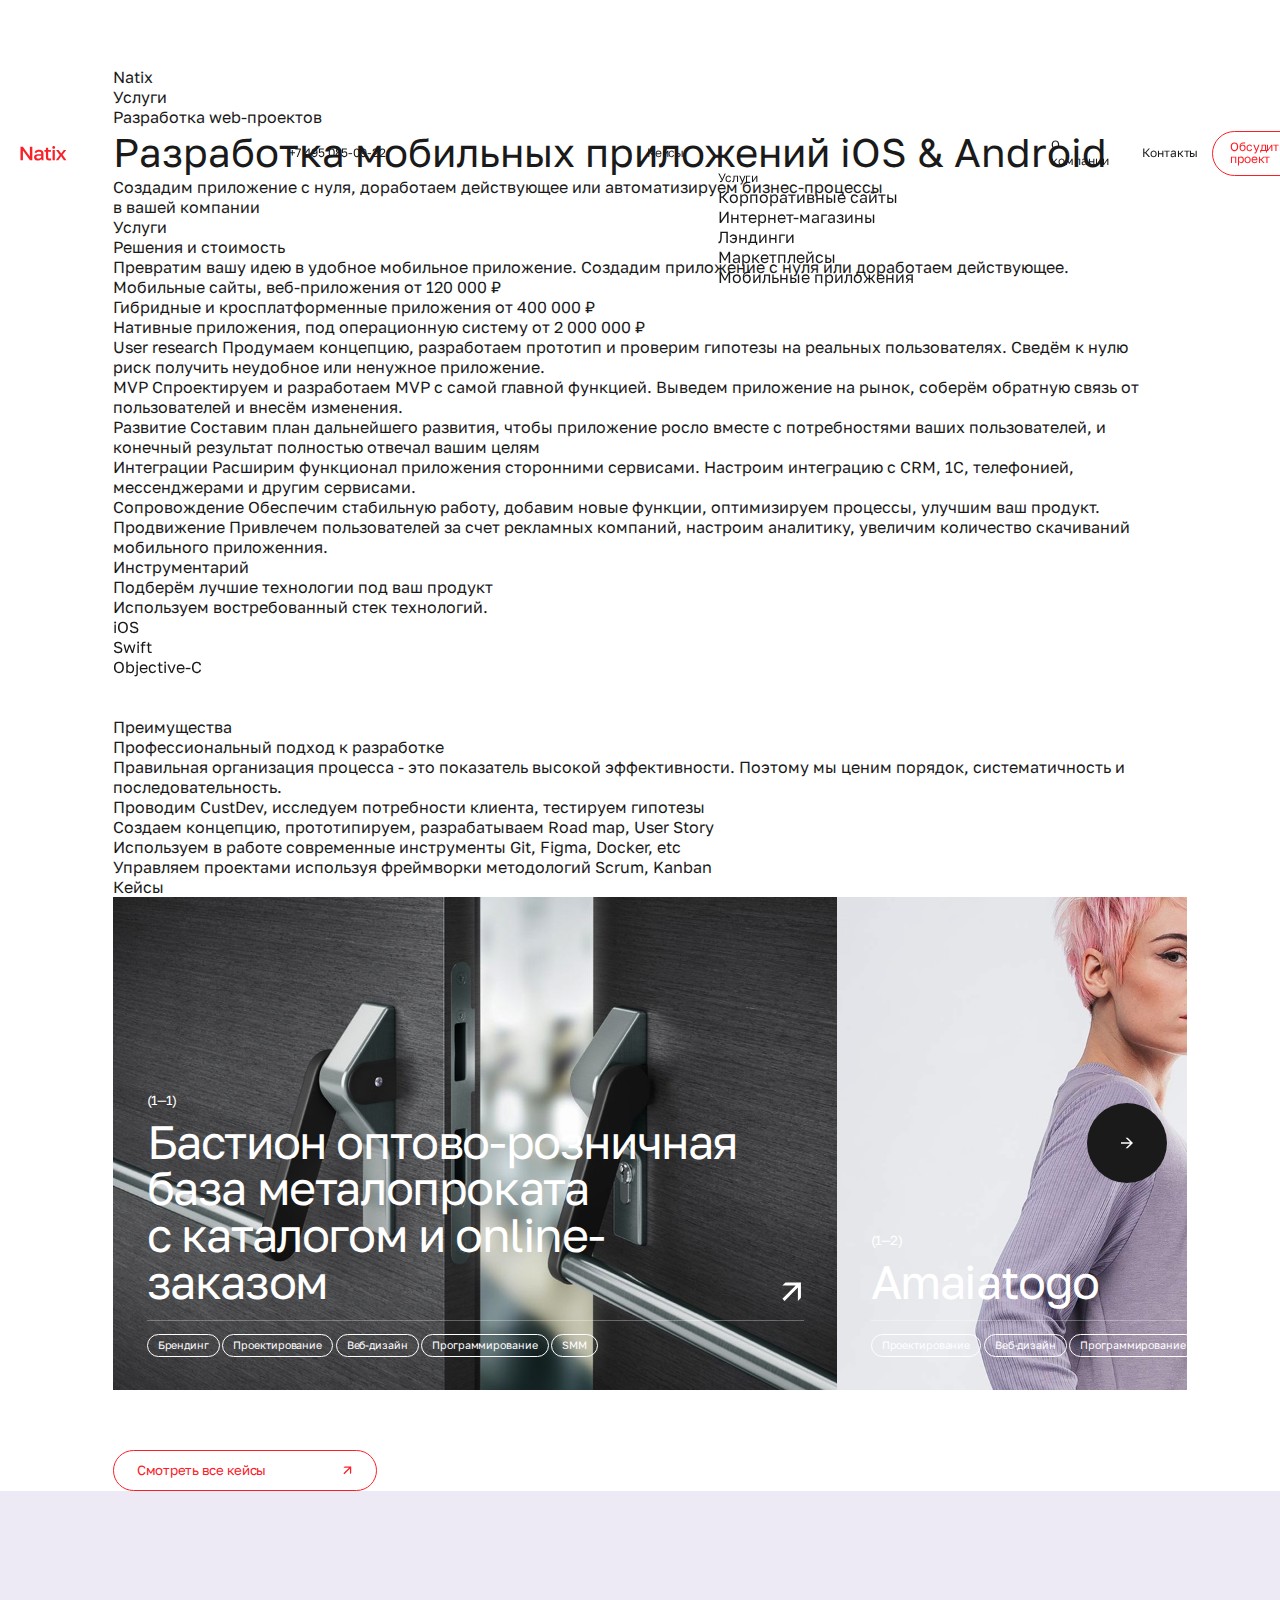
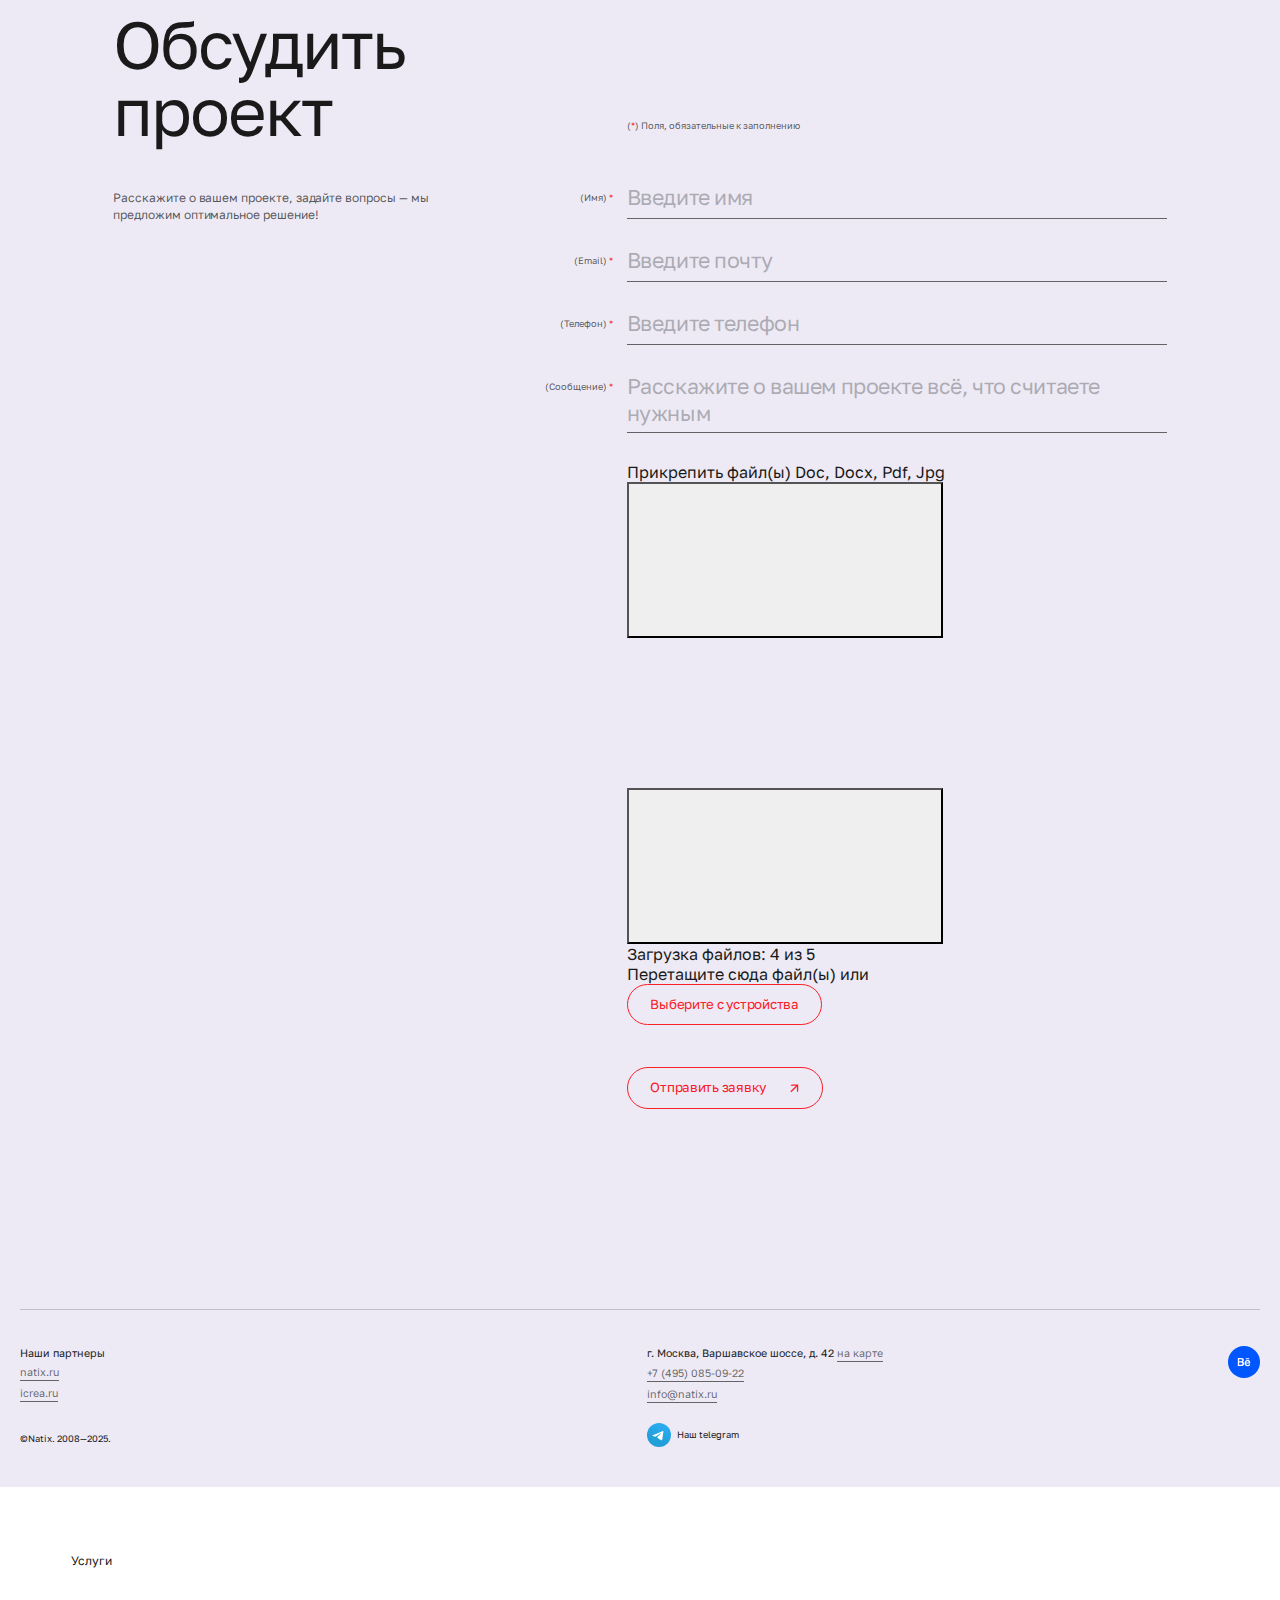
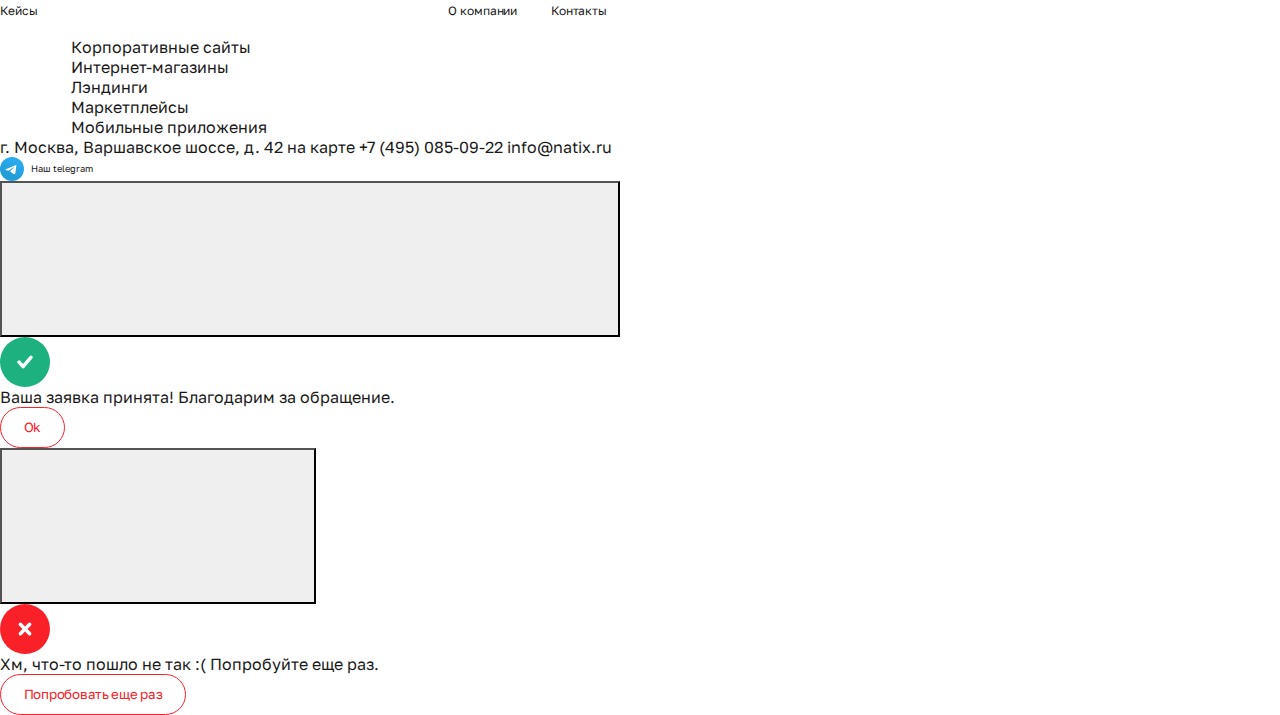
<file: service-05.html>
<!DOCTYPE html>
<html lang="ru">

<head>
	<meta charset="UTF-8">
	<meta http-equiv="X-UA-Compatible" content="IE=edge">
	<meta name="viewport" content="width=device-width, initial-scale=1.0">
	<title>Natix - Разработка мобильных приложений iOS & Android</title>
	<meta property="og:title" content="Natix - Разработка мобильных приложений iOS & Android">
	<meta property="og:description" content="Описание">
	<meta property="og:url" content="/">
	<meta property="og:site_name" content="Natix - Разработка мобильных приложений iOS & Android">
	<!-- favicon -->
	<link rel="icon" type="image/png" href="img/favicon/favicon-96x96.png" sizes="96x96">
	<link rel="icon" type="image/svg+xml" href="img/favicon/favicon.svg">
	<link rel="shortcut icon" href="img/favicon/favicon.ico">
	<link rel="apple-touch-icon" sizes="180x180" href="img/favicon/apple-touch-icon.png">
	<meta name="apple-mobile-web-app-title" content="Natix">
	<link rel="manifest" href="img/favicon/site.webmanifest">
	<!-- styles -->
	<link rel="stylesheet" href="css/vendor.min.css">
	<link rel="stylesheet" href="css/app.min.css">
</head>

<body>
	<!-- wrapper -->
	<div class="wrapper">
		<!-- header -->
		<header class="header" id="header">
			<div class="container container--wide">
				<div class="header__wrapper">
					<div class="header__column">
						<a href="index.html" class="header__logotype">
							<img src="img/logotype.svg" width="71" height="30" alt="Natix">
						</a>
						<a href="#" class="header__link">+7 495 085-09-22</a>
					</div>
					<div class="header__column">
						<nav class="nav header__nav">
							<ul class="nav__list">
								<li class="nav__item ">
									<a href="cases.html" class="nav__link">Кейсы</a>
								</li>
								<li class="nav__item is--active">
									<div class="nav__elem">
										<a href="services.html" class="nav__link">
											<svg>
												<use xlink:href="img/sprite.svg#icon-caret"></use>
											</svg>
											<span>Услуги</span>
										</a>
										<div class="nav__dropdown">
											<ul class="nav__sublist">
												<li class="nav__subitem">
													<a href="service-01.html" class="nav__sublink">Корпоративные сайты</a>
												</li>
												<li class="nav__subitem">
													<a href="service-02.html" class="nav__sublink">Интернет-магазины</a>
												</li>
												<li class="nav__subitem">
													<a href="service-03.html" class="nav__sublink">Лэндинги</a>
												</li>
												<li class="nav__subitem">
													<a href="service-04.html" class="nav__sublink">Маркетплейсы</a>
												</li>
												<li class="nav__subitem">
													<a href="service-05.html" class="nav__sublink">Мобильные приложения</a>
												</li>
											</ul>
										</div>
									</div>
								</li>
								<li class="nav__item ">
									<a href="about.html" class="nav__link">О компании</a>
								</li>
								<li class="nav__item ">
									<a href="contacts.html" class="nav__link">Контакты</a>
								</li>
							</ul>
						</nav>
						<a href="#discuss-project" class="header__btn btn btn--md">Обсудить проект</a>
						<button class="hamburger" id="hamburger-toggle" aria-label="Меню">
							<span class="hamburger__inner"></span>
							<span class="hamburger__inner"></span>
							<span class="hamburger__inner"></span>
						</button>
					</div>
				</div>
			</div>
		</header>
		<!-- end of header -->
		<!-- content -->
		<div class="wrapper__content">
			<!-- development -->
			<section class="development" id="development">
				<div class="container">
					<nav class="breadcrumbs" aria-label="Breadcrumb">
						<ol class="breadcrumbs__list">
							<li class="breadcrumbs__item">
								<a href="index.html" class="breadcrumbs__link">Natix</a>
							</li>
							<li class="breadcrumbs__item">
								<a href="services.html" class="breadcrumbs__link">Услуги</a>
							</li>
							<li class="breadcrumbs__item">
								<span class="breadcrumbs__link">Разработка web-проектов</span>
							</li>
						</ol>
					</nav>
					<div class="section-about section-about--not-indent section-about--indent-first">
						<h1 class="section-about__heading">Разработка мобильных приложений iOS & Android</h1>
						<div class="section-about__wrapper">
							<div class="section-about__group">
								<p class="section-about__description">Создадим приложение с нуля, доработаем действующее или автоматизируем бизнес-процессы <br>в вашей компании</p>
							</div>
						</div>
					</div>
				</div>
			</section>
			<!-- end of development -->
			<!-- solutions prices -->
			<section class="solutions-prices section-indent-top" id="solutions-prices">
				<div class="container">
					<div class="section-top">
						<span class="section-top__title">Услуги</span>
					</div>
					<div class="section-about">
						<span class="section-about__heading">Решения и стоимость</span>
						<div class="section-about__wrapper">
							<div class="section-about__group">
								<p class="section-about__description">Превратим вашу идею в удобное мобильное приложение. Создадим приложение с нуля или доработаем действующее.</p>
							</div>
						</div>
					</div>
					<div class="solutions-prices__wrapper">
						<div class="solutions-prices-card solutions-prices__item">
							<span class="solutions-prices-card__title">Мобильные сайты, веб-приложения </span>
							<span class="solutions-prices-card__price">от 120 000 ₽</span>
						</div>
						<div class="solutions-prices-card solutions-prices__item">
							<span class="solutions-prices-card__title">Гибридные и кросплатформенные приложения</span>
							<span class="solutions-prices-card__price">от 400 000 ₽</span>
						</div>
						<div class="solutions-prices-card solutions-prices__item">
							<span class="solutions-prices-card__title">Нативные приложения, под операционную систему</span>
							<span class="solutions-prices-card__price">от 2 000 000 ₽</span>
						</div>
					</div>
					<div class="solutions-list solutions-prices__list">
						<div class="solutions-list__wrapper">
							<div class="solutions-list__item">
								<span class="solutions-list__title">User research</span>
								<span class="solutions-list__description">Продумаем концепцию, разработаем прототип и проверим гипотезы на реальных пользователях. Сведём к нулю риск получить неудобное или ненужное приложение.</span>
							</div>
							<div class="solutions-list__item">
								<span class="solutions-list__title">MVP</span>
								<span class="solutions-list__description">Спроектируем и разработаем MVP с самой главной функцией. Выведем приложение на рынок, соберём обратную связь от пользователей и внесём изменения.</span>
							</div>
							<div class="solutions-list__item">
								<span class="solutions-list__title">Развитие</span>
								<span class="solutions-list__description">Составим план дальнейшего развития, чтобы приложение росло вместе с потребностями ваших пользователей, и конечный результат полностью отвечал вашим целям</span>
							</div>
							<div class="solutions-list__item">
								<span class="solutions-list__title">Интеграции</span>
								<span class="solutions-list__description">Расширим функционал приложения сторонними сервисами. Настроим интеграцию с CRM, 1С, телефонией, мессенджерами и другим сервисами.</span>
							</div>
							<div class="solutions-list__item">
								<span class="solutions-list__title">Сопровождение</span>
								<span class="solutions-list__description">Обеспечим стабильную работу, добавим новые функции, оптимизируем процессы, улучшим ваш продукт. </span>
							</div>
							<div class="solutions-list__item">
								<span class="solutions-list__title">Продвижение</span>
								<span class="solutions-list__description">Привлечем пользователей за счет рекламных компаний, настроим аналитику, увеличим количество скачиваний мобильного приложенния.</span>
							</div>
						</div>
					</div>
				</div>
			</section>
			<!-- end of solutions prices -->
			<!-- tools -->
			<section class="tools section-indent-top" id="tools">
				<div class="container">
					<div class="section-top">
						<span class="section-top__title">Инструментарий</span>
					</div>
					<div class="section-about">
						<span class="section-about__heading">Подберём лучшие технологии под ваш продукт</span>
						<div class="section-about__wrapper">
							<div class="section-about__group">
								<p class="section-about__description">Используем востребованный стек технологий.</p>
							</div>
						</div>
					</div>
					<div class="tools__slider">
						<div class="swiper swiper-only-mobile">
							<div class="swiper-wrapper">
								<div class="swiper-slide">
									<div class="tools-card tools__item" style="--background: #F8EBE9;">
										<div class="tools-card__top">
											<span class="tools-card__title">iOS</span>
										</div>
										<div class="tools-card__body">
											<ul class="tools-card__list">
												<li class="tools-card__list-item">
													<span class="tools-card__list-elem">Swift</span>
												</li>
												<li class="tools-card__list-item">
													<span class="tools-card__list-elem">Objective-C</span>
												</li>
											</ul>
										</div>
									</div>
								</div>
								<div class="swiper-slide">
									<div class="tools-card tools__item" style="--background: #FBF4E7;">
										<div class="tools-card__top">
											<span class="tools-card__title">Android</span>
										</div>
										<div class="tools-card__body">
											<ul class="tools-card__list">
												<li class="tools-card__list-item">
													<span class="tools-card__list-elem">С++</span>
												</li>
												<li class="tools-card__list-item">
													<span class="tools-card__list-elem">Kotlin</span>
												</li>
												<li class="tools-card__list-item">
													<span class="tools-card__list-elem">Java</span>
												</li>
											</ul>
										</div>
									</div>
								</div>
								<div class="swiper-slide">
									<div class="tools-card tools__item" style="--background: #E7EFEC;">
										<div class="tools-card__top">
											<span class="tools-card__title">Crossplatform</span>
										</div>
										<div class="tools-card__body">
											<ul class="tools-card__list">
												<li class="tools-card__list-item">
													<span class="tools-card__list-elem">JavaScript</span>
												</li>
												<li class="tools-card__list-item">
													<span class="tools-card__list-elem">C++</span>
												</li>
												<li class="tools-card__list-item">
													<span class="tools-card__list-elem">Java</span>
												</li>
												<li class="tools-card__list-item">
													<span class="tools-card__list-elem">Flutter</span>
												</li>
											</ul>
										</div>
									</div>
								</div>
								<div class="swiper-slide">
									<div class="tools-card tools__item" style="--background: #DDE7F8;">
										<div class="tools-card__top">
											<span class="tools-card__title">MobileSite</span>
										</div>
										<div class="tools-card__body">
											<ul class="tools-card__list">
												<li class="tools-card__list-item">
													<span class="tools-card__list-elem">PHP</span>
												</li>
												<li class="tools-card__list-item">
													<span class="tools-card__list-elem">GO</span>
												</li>
												<li class="tools-card__list-item">
													<span class="tools-card__list-elem">Laravel</span>
												</li>
											</ul>
										</div>
									</div>
								</div>
							</div>
						</div>
					</div>
				</div>
			</section>
			<!-- end of tools -->
			<!-- automation -->
			<section class="automation section-indent-top" id="automation">
				<div class="container">
					<div class="section-top">
						<span class="section-top__title">Преимущества</span>
					</div>
					<div class="section-about section-about--not-indent">
						<span class="section-about__heading">Профессиональный подход к разработке</span>
						<div class="section-about__wrapper">
							<div class="section-about__group">
								<p class="section-about__description">Правильная организация процесса - это показатель высокой эффективности. Поэтому мы ценим порядок, систематичность и последовательность.</p>
							</div>
							<div class="section-about__group">
								<ul class="section-about__list">
									<li class="section-about__list-item">
										<span class="section-about__list-elem">Проводим CustDev, исследуем потребности клиента, тестируем гипотезы</span>
									</li>
									<li class="section-about__list-item">
										<span class="section-about__list-elem">Создаем концепцию, прототипируем, разрабатываем Road map, User Story</span>
									</li>
									<li class="section-about__list-item">
										<span class="section-about__list-elem">Используем в работе современные инструменты Git, Figma, Docker, etc</span>
									</li>
									<li class="section-about__list-item">
										<span class="section-about__list-elem">Управляем проектами используя фреймворки методологий Scrum, Kanban</span>
									</li>
								</ul>
							</div>
						</div>
					</div>
				</div>
			</section>
			<!-- end of automation -->
			<!-- cases -->
			<section class="cases cases--overflow section-indent-top" id="cases">
				<div class="container">
					<div class="section-top">
						<span class="section-top__title">Кейсы</span>
					</div>
					<div class="cases__slider">
						<div class="swiper">
							<div class="swiper-wrapper">
								<div class="swiper-slide">
									<div class="cases-card cases__slide">
										<div class="cases-card__body">
											<span class="cases-card__number">(1—1)</span>
											<a href="#" class="cases-card__title">
												<span>Бастион оптово-розничная база металопроката с каталогом и online-заказом</span>
												<svg>
													<use xlink:href="img/sprite.svg#icon-arrow-top-right"></use>
												</svg>
											</a>
										</div>
										<ul class="cases-card__list">
											<li class="cases-card__item">
												<a href="#" class="cases-card__tag">Брендинг</a>
											</li>
											<li class="cases-card__item">
												<a href="#" class="cases-card__tag">Проектирование</a>
											</li>
											<li class="cases-card__item">
												<a href="#" class="cases-card__tag">Веб-дизайн</a>
											</li>
											<li class="cases-card__item">
												<a href="#" class="cases-card__tag">Программирование</a>
											</li>
											<li class="cases-card__item">
												<a href="#" class="cases-card__tag">SMM</a>
											</li>
										</ul>
										<picture class="cases-card__bg">
											<img src="img/cases-card-01.jpg" alt="Image">
										</picture>
									</div>
								</div>
								<div class="swiper-slide">
									<div class="cases-card cases__slide">
										<div class="cases-card__body">
											<span class="cases-card__number">(1—2)</span>
											<a href="#" class="cases-card__title">
												<span>Amaiatogo</span>
												<svg>
													<use xlink:href="img/sprite.svg#icon-arrow-top-right"></use>
												</svg>
											</a>
										</div>
										<ul class="cases-card__list">
											<li class="cases-card__item">
												<a href="#" class="cases-card__tag">Проектирование</a>
											</li>
											<li class="cases-card__item">
												<a href="#" class="cases-card__tag">Веб-дизайн</a>
											</li>
											<li class="cases-card__item">
												<a href="#" class="cases-card__tag">Программирование</a>
											</li>
										</ul>
										<picture class="cases-card__bg">
											<img src="img/cases-card-02.jpg" alt="Image">
										</picture>
									</div>
								</div>
								<div class="swiper-slide">
									<div class="cases-card cases__slide">
										<div class="cases-card__body">
											<span class="cases-card__number">(1—3)</span>
											<a href="#" class="cases-card__title">
												<span>Verryberry <br>Lab</span>
												<svg>
													<use xlink:href="img/sprite.svg#icon-arrow-top-right"></use>
												</svg>
											</a>
										</div>
										<ul class="cases-card__list">
											<li class="cases-card__item">
												<a href="#" class="cases-card__tag">Веб-дизайн</a>
											</li>
											<li class="cases-card__item">
												<a href="#" class="cases-card__tag">Программирование</a>
											</li>
										</ul>
										<picture class="cases-card__bg">
											<img src="img/cases-card-03.jpg" alt="Image">
										</picture>
									</div>
								</div>
							</div>
						</div>
						<div class="swiper-pagination"></div>
						<button class="swiper-button-next" aria-label="Далее">
							<svg class="swiper-button-icon">
								<use xlink:href="img/sprite.svg#icon-arrow-next"></use>
							</svg>
						</button>
					</div>
					<a href="#" class="cases__more btn">
						<span>Смотреть все кейсы</span>
						<svg>
							<use xlink:href="img/sprite.svg#icon-arrow-top-right"></use>
						</svg>
					</a>
				</div>
			</section>
			<!-- end of cases -->
			<!-- discuss project -->
			<section class="discuss-project" id="discuss-project">
				<div class="container">
					<div class="discuss-project__wrap">
						<div class="discuss-project__left">
							<span class="discuss-project__heading">Обсудить <br>проект</span>
							<p class="discuss-project__description">Расскажите о вашем проекте, задайте вопросы — мы предложим оптимальное решение!</p>
						</div>
						<div class="discuss-project__right">
							<span class="discuss-project__help">(<span>*</span>) Поля, обязательные к заполнению</span>
							<form action="#" class="discuss-project-form discuss-project__form" method="POST" novalidate enctype="multipart/form-data">
								<div class="input-field discuss-project-form__input">
									<label for="discuss-project-name" class="input-field__label">(Имя) <span>*</span></label>
									<div class="input-field__inner">
										<input type="text" name="name" class="input-field__input" id="discuss-project-name" placeholder="Введите имя" data-required>
									</div>
									<span class="input-field__error">Значение введено неверно!</span>
								</div>
								<div class="input-field discuss-project-form__input">
									<label for="discuss-project-email" class="input-field__label">(Email) <span>*</span></label>
									<div class="input-field__inner">
										<input type="email" name="email" class="input-field__input" id="discuss-project-email" placeholder="Введите почту" data-required>
									</div>
									<span class="input-field__error">Значение введено неверно!</span>
								</div>
								<div class="input-field discuss-project-form__input">
									<label for="discuss-project-tel" class="input-field__label">(Телефон) <span>*</span></label>
									<div class="input-field__inner">
										<input type="tel" name="tel" class="input-field__input" id="discuss-project-tel" placeholder="Введите телефон" data-inputmask="'mask': '+7 (999) 999-99-99'" data-required>
									</div>
									<span class="input-field__error">Значение введено неверно!</span>
								</div>
								<div class="input-field discuss-project-form__input">
									<label for="discuss-project-name" class="input-field__label">(Сообщение) <span>*</span></label>
									<div class="input-field__inner">
										<textarea name="message" class="input-field__textarea" id="discuss-project-message" placeholder="Расскажите о вашем проекте всё, что считаете нужным" data-required></textarea>
									</div>
									<span class="input-field__error">Значение введено неверно!</span>
								</div>
								<div class="attach-files discuss-project-form__attach">
									<div class="attach-files__wrapper">
										<div class="attach-files__top">
											<span class="attach-files__title">Прикрепить файл(ы)</span>
											<span class="attach-files__formats">Doc, Docx, Pdf, Jpg</span>
										</div>
										<div class="attach-files__main">
											<input type="file" name="attachments[]" multiple accept=".doc,.docx,.pdf,.jpg,.jpeg" class="attach-files__input" hidden>
											<button class="attach-files__attach" aria-label="Прикрепить">
												<svg>
													<use xlink:href="img/sprite.svg#icon-attach"></use>
												</svg>
											</button>
											<div class="attach-files-list attach-files__list">
												<div class="attach-files-list__wrapper">
													<div class="attach-files-list__item">
														<svg class="attach-files-list__icon">
															<use xlink:href="img/sprite.svg#icon-pdf"></use>
														</svg>
														<span class="attach-files-list__title"></span>
														<button class="attach-files-list__delete">
															<svg>
																<use xlink:href="img/sprite.svg#icon-close"></use>
															</svg>
														</button>
													</div>
												</div>
												<div class="attach-files-list__progress">
													<div class="attach-files-list__progress-bar">
														<span class="attach-files-list__progress-fill"></span>
													</div>
													<span class="attach-files-list__progress-value">Загрузка файлов: 4 из 5</span>
												</div>
											</div>
										</div>
										<div class="attach-files__bottom">
											<span class="attach-files__help">Перетащите сюда файл(ы) или</span>
											<button class="attach-files__attach-btn btn btn--sm btn--dark">Выберите с устройства</button>
										</div>
									</div>
								</div>
								<button class="discuss-project-form__btn btn">
									<span>Отправить заявку</span>
									<svg>
										<use xlink:href="img/sprite.svg#icon-arrow-top-right"></use>
									</svg>
								</button>
							</form>
						</div>
					</div>
				</div>
			</section>
			<!-- end of discuss project -->
		</div>
		<!-- end of content -->
		<!-- footer -->
		<footer class="footer" id="footer">
			<div class="container container--wide">
				<div class="footer__wrapper">
					<div class="footer__column">
						<div class="footer__block">
							<ul class="footer__list">
								<li class="footer__list-item">
									<span class="footer__value">Наши партнеры</span>
								</li>
								<li class="footer__list-item">
									<a href="#" class="footer__link">natix.ru</a>
								</li>
								<li class="footer__list-item">
									<a href="#" class="footer__link">icrea.ru</a>
								</li>
							</ul>
							<p class="footer__copyright">©Natix. 2008—2025.</p>
						</div>
					</div>
					<div class="footer__column">
						<div class="footer__block">
							<ul class="footer__list">
								<li class="footer__list-item">
									<address class="footer__value">г. Москва, Варшавское шоссе, д. 42 <a href="#">на карте</a></address>
								</li>
								<li class="footer__list-item">
									<a href="tel:+74950850922" class="footer__link">+7 (495) 085-09-22</a>
								</li>
								<li class="footer__list-item">
									<a href="mailto:info@natix.ru" class="footer__link">info@natix.ru</a>
								</li>
							</ul>
							<div class="c-contacts footer__contacts">
								<ul class="c-contacts__list">
									<li class="c-contacts__item">
										<a href="#" class="c-contacts__link">
											<img src="img/icon-tg.svg" alt="Icon">
											<span>Наш telegram</span>
										</a>
									</li>
								</ul>
							</div>
						</div>
						<div class="footer__block">
							<div class="c-socnav footer__socnav">
								<ul class="c-socnav__list">
									<li class="c-socnav__item">
										<a href="#" class="c-socnav__link">
											<img src="img/icon-be.svg" alt="Icon">
										</a>
									</li>
								</ul>
							</div>
						</div>
					</div>
				</div>
			</div>
		</footer>
		<!-- end of footer -->
	</div>
	<!-- end of wrapper -->
	<!-- circles -->
	<div class="circles">
		<div class="circles__circle circles__circle--big"></div>
		<div class="circles__circle circles__circle--small"></div>
	</div>
	<!-- end of circles -->
	<!-- mobile menu -->
	<div class="mobile-menu" id="mobile-menu">
		<div class="mobile-menu__wrap">
			<nav class="nav mobile-menu__nav">
				<ul class="nav__list">
					<li class="nav__item ">
						<a href="cases.html" class="nav__link">Кейсы</a>
					</li>
					<li class="nav__item is--active">
						<div class="nav__elem">
							<a href="services.html" class="nav__link">
								<span>Услуги</span>
								<svg>
									<use xlink:href="img/sprite.svg#icon-caret"></use>
								</svg>
							</a>
							<div class="nav__dropdown">
								<ul class="nav__sublist">
									<li class="nav__subitem">
										<a href="service-01.html" class="nav__sublink">Корпоративные сайты</a>
									</li>
									<li class="nav__subitem">
										<a href="service-02.html" class="nav__sublink">Интернет-магазины</a>
									</li>
									<li class="nav__subitem">
										<a href="service-03.html" class="nav__sublink">Лэндинги</a>
									</li>
									<li class="nav__subitem">
										<a href="service-04.html" class="nav__sublink">Маркетплейсы</a>
									</li>
									<li class="nav__subitem">
										<a href="service-05.html" class="nav__sublink">Мобильные приложения</a>
									</li>
								</ul>
							</div>
						</div>
					</li>
					<li class="nav__item ">
						<a href="about.html" class="nav__link">О компании</a>
					</li>
					<li class="nav__item ">
						<a href="contacts.html" class="nav__link">Контакты</a>
					</li>
				</ul>
			</nav>
			<div class="mobile-menu__bottom">
				<span class="mobile-menu__value">г. Москва, Варшавское шоссе, д. 42 <a href="#">на карте</a></span>
				<a href="tel:+74950850922" class="mobile-menu__value">+7 (495) 085-09-22</a>
				<a href="mailto:info@natix.ru" class="mobile-menu__value">info@natix.ru</a>
				<div class="c-contacts mobile-menu__contacts">
					<ul class="c-contacts__list">
						<li class="c-contacts__item">
							<a href="#" class="c-contacts__link">
								<img src="img/icon-tg.svg" alt="Icon">
								<span>Наш telegram</span>
							</a>
						</li>
					</ul>
				</div>
			</div>
		</div>
	</div>
	<!-- end of mobile menu -->
	<!-- popups -->
	<div class="popup" id="popup-success">
		<div class="popup__wrap">
			<div class="popup__wrapper">
				<button class="popup__close-btn popup__close" aria-label="Закрыть">
					<svg class="popup__close-icon popup__close-icon--default">
						<use xlink:href="img/sprite.svg#icon-close-thin"></use>
					</svg>
					<svg class="popup__close-icon popup__close-icon--mobile">
						<use xlink:href="img/sprite.svg#icon-close-bold"></use>
					</svg>
				</button>
				<picture class="popup__icon">
					<img src="img/icon-success.svg" alt="Image">
				</picture>
				<div class="popup__body">
					<span class="popup__title">Ваша заявка принята!</span>
					<span class="popup__description">Благодарим за обращение.</span>
				</div>
				<div class="popup__bottom">
					<button class="popup__btn popup__close btn btn--dark">Ok</button>
				</div>
			</div>
		</div>
	</div>
	<div class="popup" id="popup-error">
		<div class="popup__wrap">
			<div class="popup__wrapper">
				<button class="popup__close-btn popup__close" aria-label="Закрыть">
					<svg>
						<use xlink:href="img/sprite.svg#icon-close-thin"></use>
					</svg>
				</button>
				<picture class="popup__icon">
					<img src="img/icon-error.svg" alt="Image">
				</picture>
				<div class="popup__body">
					<span class="popup__title">Хм, что-то пошло не так :(</span>
					<span class="popup__description">Попробуйте еще раз.</span>
				</div>
				<div class="popup__bottom">
					<button class="popup__btn popup__close btn btn--dark">Попробовать еще раз</button>
				</div>
			</div>
		</div>
	</div>
	<!-- end of popups -->
	<!-- scripts -->
	<script src="js/vendor.min.js"></script>
	<script src="js/app.min.js"></script>
</body>

</html>
</file>
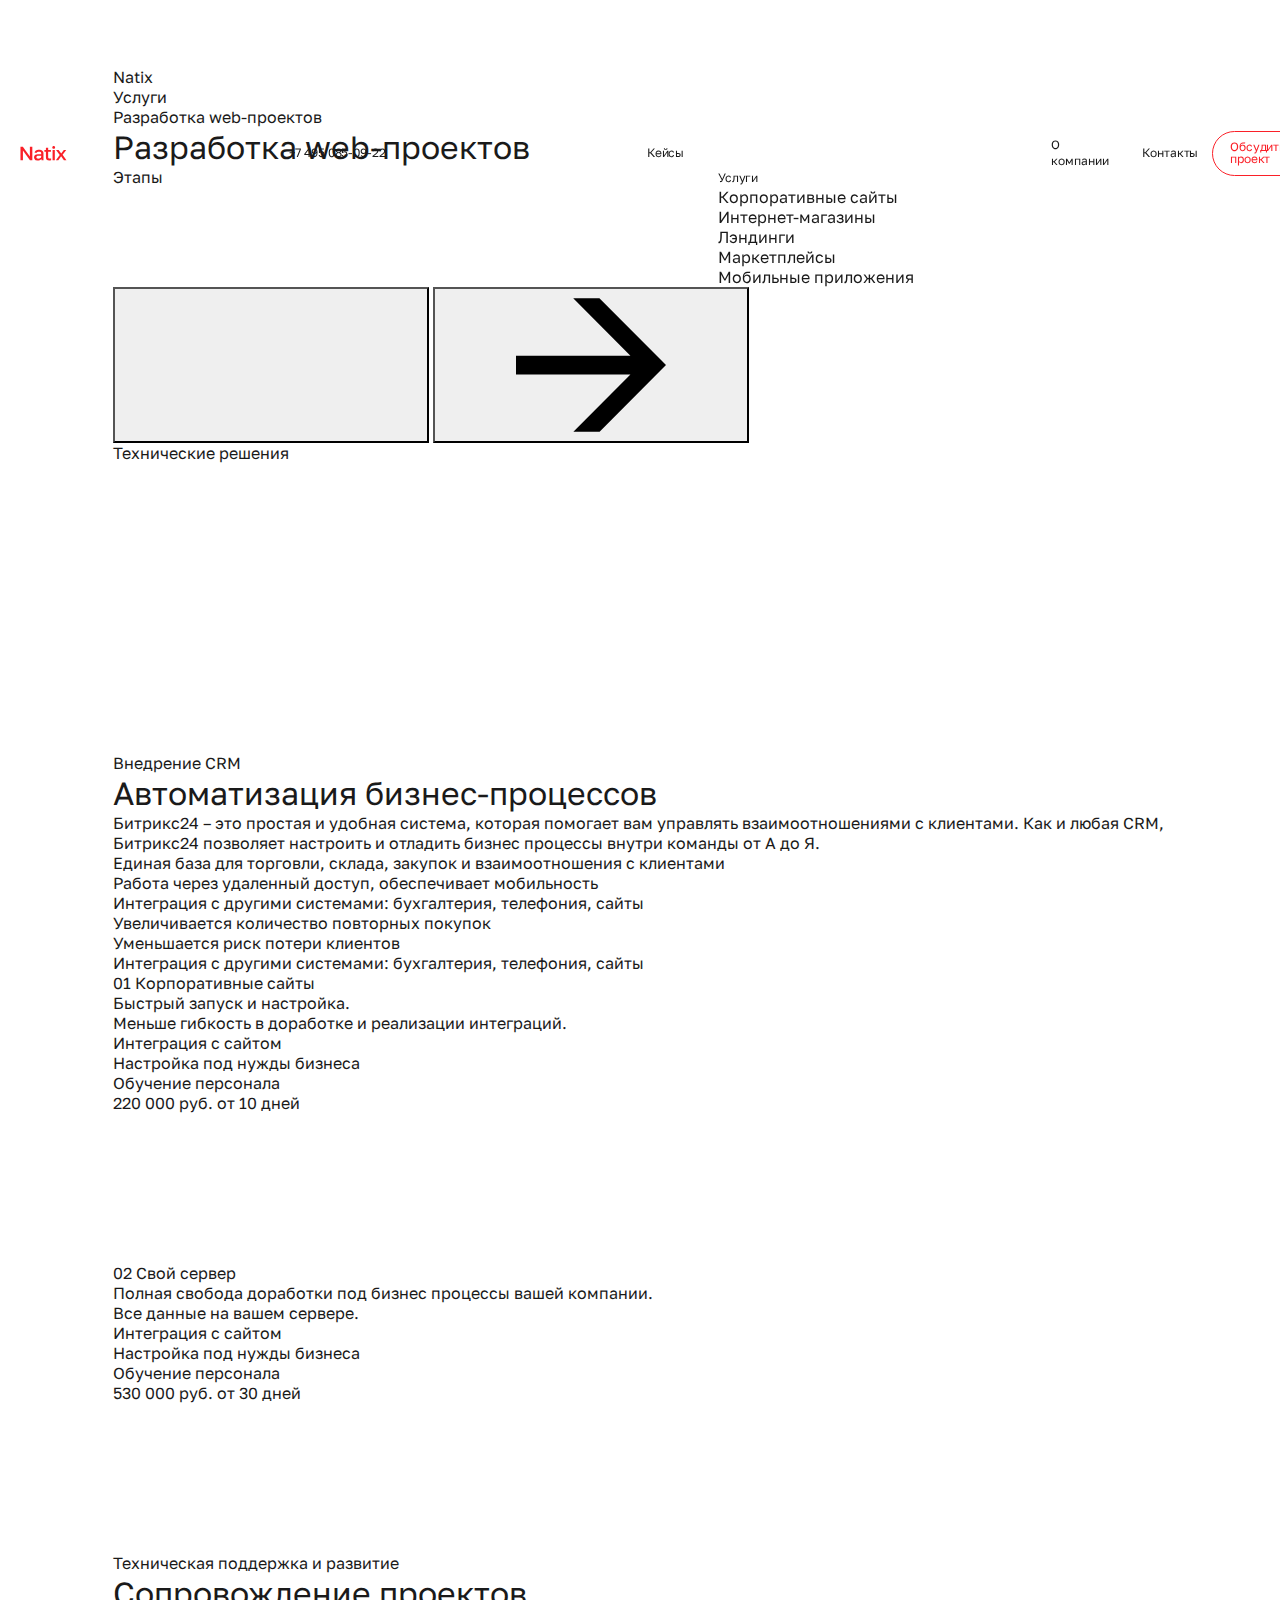
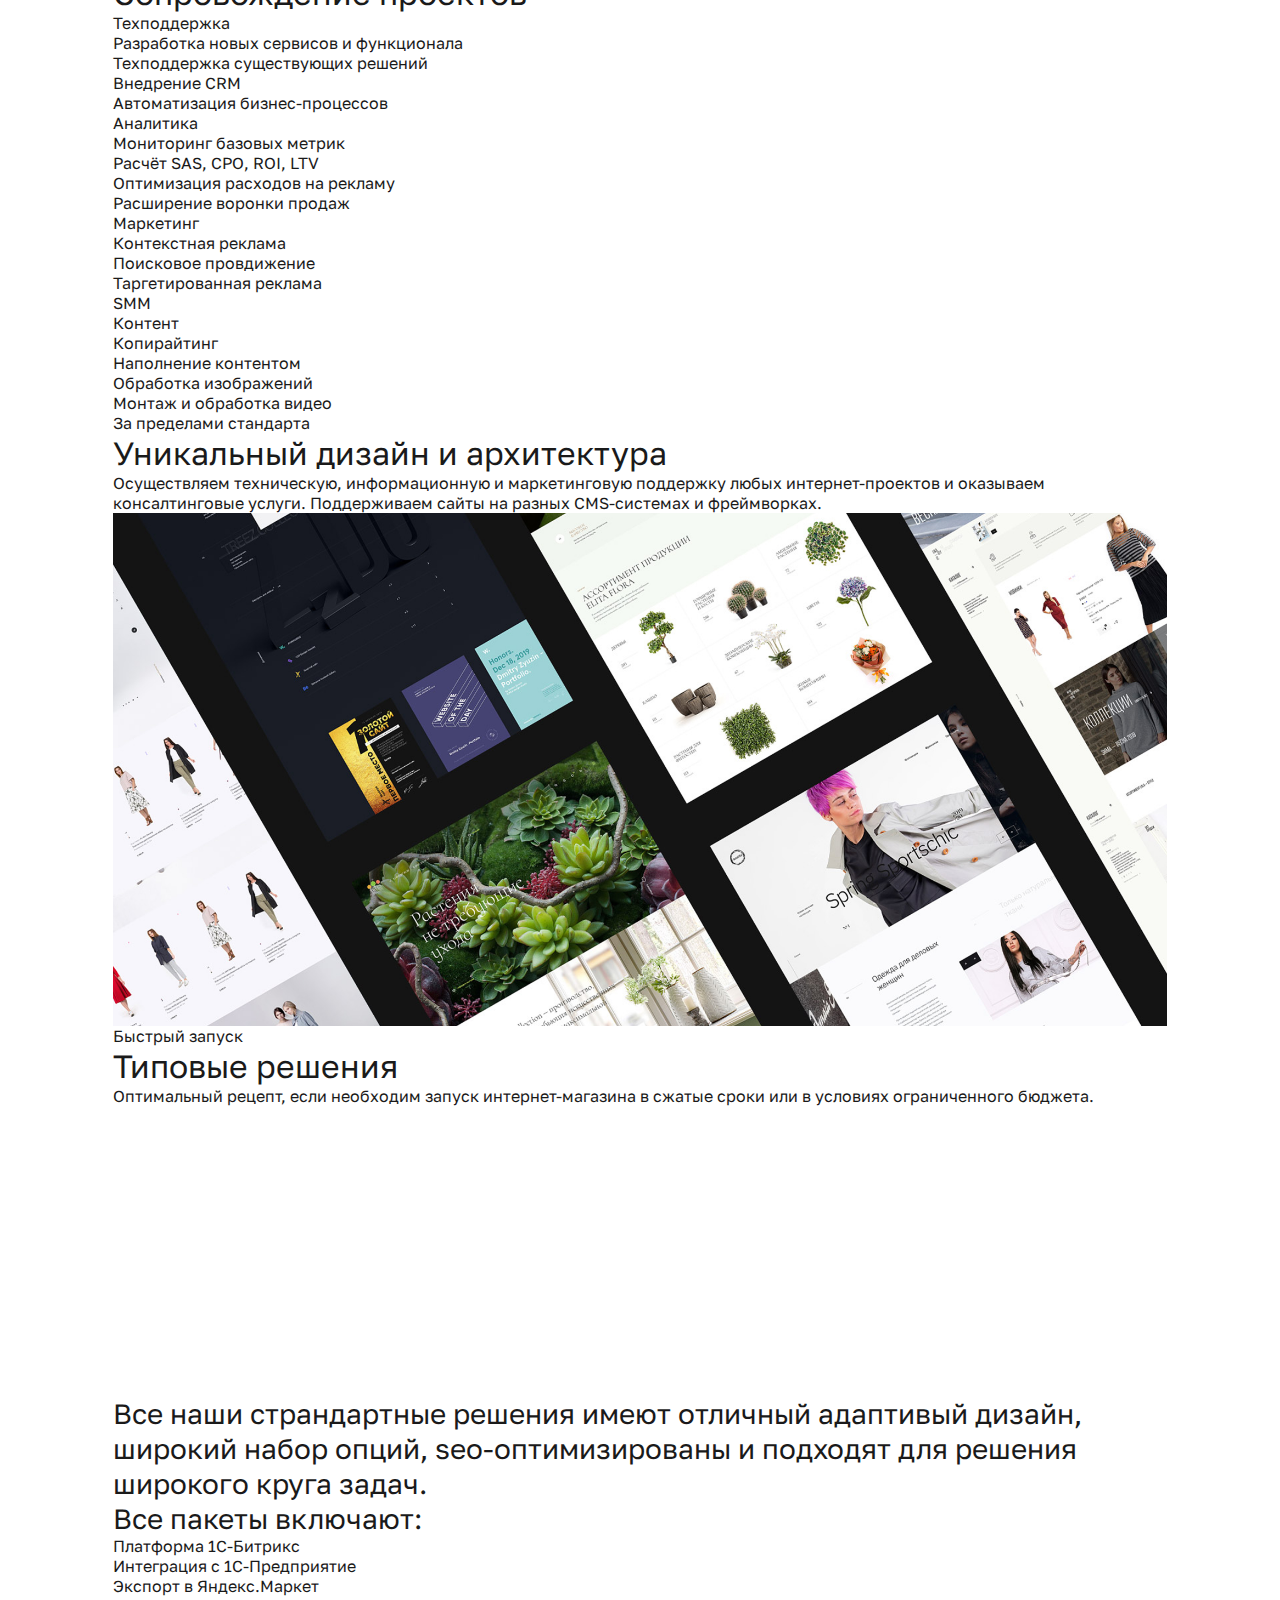
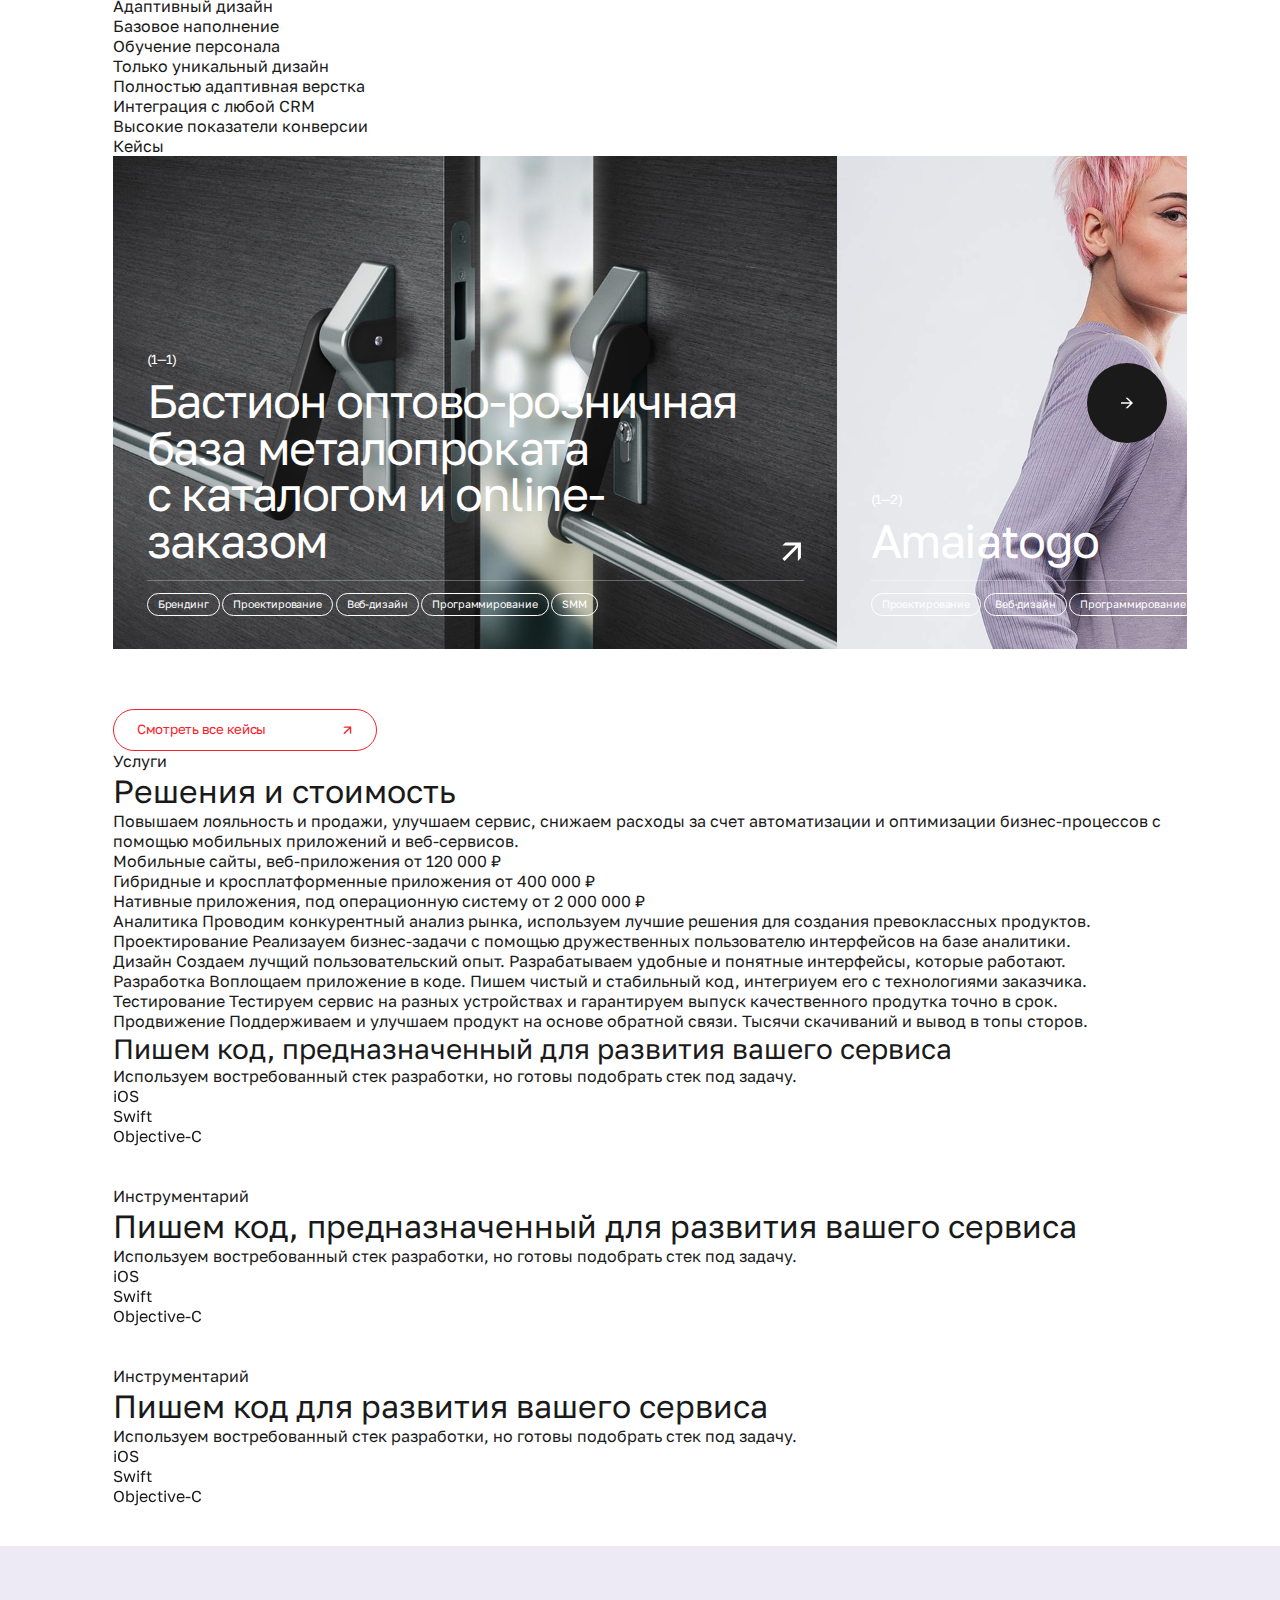
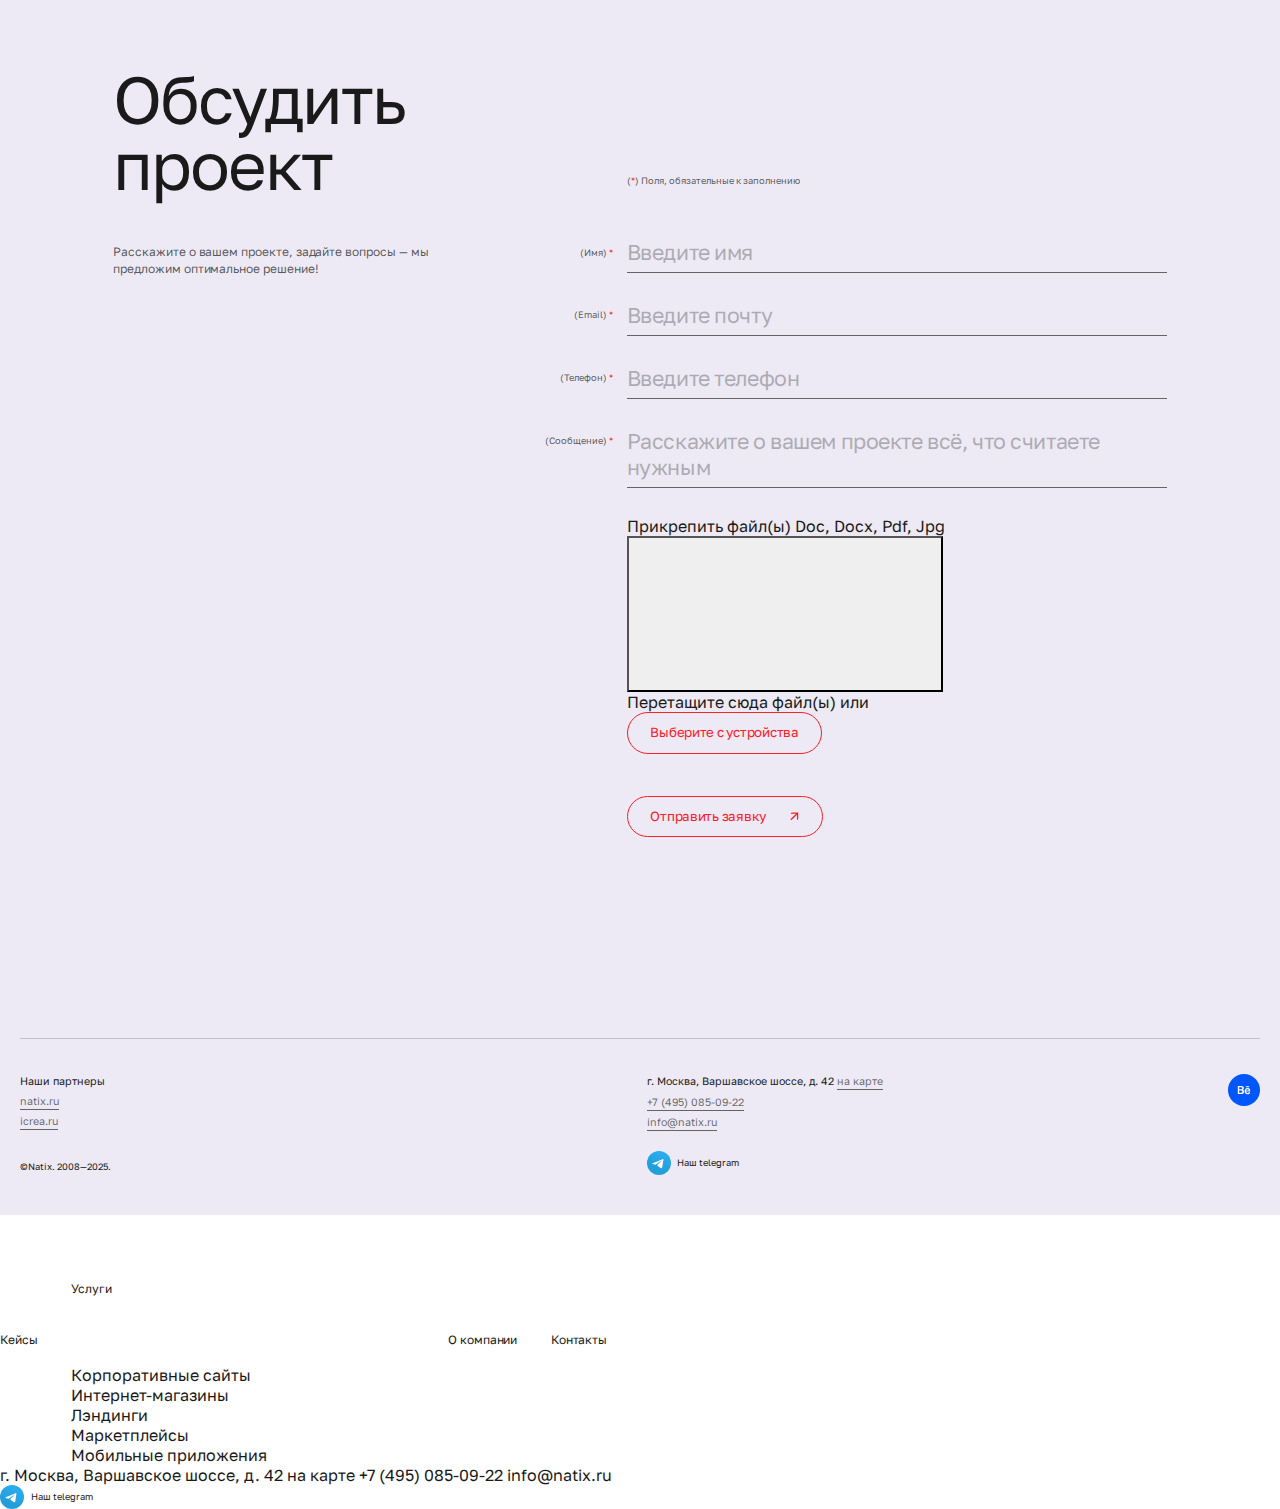
<file: services.html>
<!DOCTYPE html>
<html lang="ru">

<head>
	<meta charset="UTF-8">
	<meta http-equiv="X-UA-Compatible" content="IE=edge">
	<meta name="viewport" content="width=device-width, initial-scale=1.0">
	<title>Natix - Услуги</title>
	<meta property="og:title" content="Natix - Услуги">
	<meta property="og:description" content="Описание">
	<meta property="og:url" content="/">
	<meta property="og:site_name" content="Natix - Услуги">
	<!-- favicon -->
	<link rel="apple-touch-icon" sizes="180x180" href="img/favicon/apple-touch-icon.png">
	<link rel="icon" type="image/png" sizes="32x32" href="img/favicon/favicon-32x32.png">
	<link rel="icon" type="image/png" sizes="16x16" href="img/favicon/favicon-16x16.png">
	<link rel="manifest" href="img/favicon/site.webmanifest">
	<link rel="mask-icon" href="img/favicon/safari-pinned-tab.svg" color="#5bbad5">
	<meta name="msapplication-TileColor" content="#ffffff">
	<meta name="theme-color" content="#ffffff">
	<!-- styles -->
	<link rel="stylesheet" href="css/vendor.min.css">
	<link rel="stylesheet" href="css/app.min.css">
</head>

<body>
	<!-- wrapper -->
	<div class="wrapper">
		<!-- header -->
		<header class="header" id="header">
			<div class="container container--wide">
				<div class="header__wrapper">
					<div class="header__column">
						<a href="index.html" class="header__logotype">
							<img src="img/logotype.svg" width="71" height="30" alt="Natix">
						</a>
						<a href="#" class="header__link">+7 495 085-09-22</a>
					</div>
					<div class="header__column">
						<nav class="nav header__nav">
							<ul class="nav__list">
								<li class="nav__item ">
									<a href="cases.html" class="nav__link">Кейсы</a>
								</li>
								<li class="nav__item is--active">
									<div class="nav__elem">
										<a href="services.html" class="nav__link">
											<svg>
												<use xlink:href="img/sprite.svg#icon-caret"></use>
											</svg>
											<span>Услуги</span>
										</a>
										<div class="nav__dropdown">
											<ul class="nav__sublist">
												<li class="nav__subitem">
													<a href="#" class="nav__sublink">Корпоративные сайты</a>
												</li>
												<li class="nav__subitem">
													<a href="#" class="nav__sublink">Интернет-магазины</a>
												</li>
												<li class="nav__subitem">
													<a href="#" class="nav__sublink">Лэндинги</a>
												</li>
												<li class="nav__subitem">
													<a href="#" class="nav__sublink">Маркетплейсы</a>
												</li>
												<li class="nav__subitem">
													<a href="#" class="nav__sublink">Мобильные приложения</a>
												</li>
											</ul>
										</div>
									</div>
								</li>
								<li class="nav__item ">
									<a href="about.html" class="nav__link">О компании</a>
								</li>
								<li class="nav__item ">
									<a href="contacts.html" class="nav__link">Контакты</a>
								</li>
							</ul>
						</nav>
						<a href="#discuss-project" class="header__btn btn btn--md">Обсудить проект</a>
						<button class="hamburger" id="hamburger-toggle" aria-label="Меню">
							<span class="hamburger__inner"></span>
							<span class="hamburger__inner"></span>
							<span class="hamburger__inner"></span>
						</button>
					</div>
				</div>
			</div>
		</header>
		<!-- end of header -->
		<!-- content -->
		<div class="wrapper__content">
			<!-- development -->
			<section class="development" id="development">
				<div class="container">
					<nav class="breadcrumbs" aria-label="Breadcrumb">
						<ol class="breadcrumbs__list">
							<li class="breadcrumbs__item">
								<a href="index.html" class="breadcrumbs__link">Natix</a>
							</li>
							<li class="breadcrumbs__item">
								<a href="services.html" class="breadcrumbs__link">Услуги</a>
							</li>
							<li class="breadcrumbs__item">
								<span class="breadcrumbs__link">Разработка web-проектов</span>
							</li>
						</ol>
					</nav>
					<div class="section-heading">
						<div class="section-heading__wrapper">
							<div class="section-heading__group">
								<h2 class="section-heading__title">Разработка web-проектов</h2>
							</div>
						</div>
					</div>
					<div class="development__wrap">
						<span class="development__label">Этапы</span>
						<div class="development__slider">
							<div class="swiper">
								<div class="swiper-wrapper">
									<div class="swiper-slide">
										<div class="development-card development__item">
											<span class="development-card__label">01/06</span>
											<div class="development-card__body">
												<span class="development-card__title">Фронтенд разработка</span>
												<p class="development-card__description">Создаём продвинутый инструмент для решения задач маркетинга. Определяем цели пользователей и боремся за их интерес. Концепцию строим на преимуществах, соблюдая тональность бренда. Работу делим на этапы с конечным результатом. Некоторые из них можем вести параллельно, чтобы ускорить запуск, но не потерять в качестве.</p>
											</div>
										</div>
									</div>
									<div class="swiper-slide">
										<div class="development-card development__item">
											<span class="development-card__label">02/06</span>
											<div class="development-card__body">
												<span class="development-card__title">Фронтенд разработка</span>
												<p class="development-card__description">Создаём продвинутый инструмент для решения задач маркетинга. Определяем цели пользователей и боремся за их интерес. Концепцию строим на преимуществах, соблюдая тональность бренда. Работу делим на этапы с конечным результатом. Некоторые из них можем вести параллельно, чтобы ускорить запуск, но не потерять в качестве.</p>
											</div>
										</div>
									</div>
									<div class="swiper-slide">
										<div class="development-card development__item">
											<span class="development-card__label">03/06</span>
											<div class="development-card__body">
												<span class="development-card__title">Фронтенд разработка</span>
												<p class="development-card__description">Создаём продвинутый инструмент для решения задач маркетинга. Определяем цели пользователей и боремся за их интерес. Концепцию строим на преимуществах, соблюдая тональность бренда. Работу делим на этапы с конечным результатом. Некоторые из них можем вести параллельно, чтобы ускорить запуск, но не потерять в качестве.</p>
											</div>
										</div>
									</div>
									<div class="swiper-slide">
										<div class="development-card development__item">
											<span class="development-card__label">04/06</span>
											<div class="development-card__body">
												<span class="development-card__title">Фронтенд разработка</span>
												<p class="development-card__description">Создаём продвинутый инструмент для решения задач маркетинга. Определяем цели пользователей и боремся за их интерес. Концепцию строим на преимуществах, соблюдая тональность бренда. Работу делим на этапы с конечным результатом. Некоторые из них можем вести параллельно, чтобы ускорить запуск, но не потерять в качестве.</p>
											</div>
										</div>
									</div>
									<div class="swiper-slide">
										<div class="development-card development__item">
											<span class="development-card__label">05/06</span>
											<div class="development-card__body">
												<span class="development-card__title">Фронтенд разработка</span>
												<p class="development-card__description">Создаём продвинутый инструмент для решения задач маркетинга. Определяем цели пользователей и боремся за их интерес. Концепцию строим на преимуществах, соблюдая тональность бренда. Работу делим на этапы с конечным результатом. Некоторые из них можем вести параллельно, чтобы ускорить запуск, но не потерять в качестве.</p>
											</div>
										</div>
									</div>
									<div class="swiper-slide">
										<div class="development-card development__item">
											<span class="development-card__label">06/06</span>
											<div class="development-card__body">
												<span class="development-card__title">Фронтенд разработка</span>
												<p class="development-card__description">Создаём продвинутый инструмент для решения задач маркетинга. Определяем цели пользователей и боремся за их интерес. Концепцию строим на преимуществах, соблюдая тональность бренда. Работу делим на этапы с конечным результатом. Некоторые из них можем вести параллельно, чтобы ускорить запуск, но не потерять в качестве.</p>
											</div>
										</div>
									</div>
								</div>
							</div>
							<div class="swiper-pagination"></div>
							<div class="swiper-controls">
								<button class="swiper-button-prev" aria-label="Назад">
									<svg class="swiper-button-icon">
										<use xlink:href="img/sprite.svg#icon-arrow-prev"></use>
									</svg>
								</button>
								<button class="swiper-button-next" aria-label="Далее">
									<svg class="swiper-button-icon">
										<use xlink:href="img/sprite.svg#icon-arrow-next"></use>
									</svg>
								</button>
							</div>
						</div>
					</div>
				</div>
			</section>
			<!-- end of development -->
			<!-- technical solutions -->
			<section class="technical-solutions section-indent-top" id="technical-solutions">
				<div class="container">
					<div class="section-top">
						<span class="section-top__title">Технические решения</span>
					</div>
					<div class="technical-solutions__slider">
						<div class="swiper">
							<div class="swiper-wrapper">
								<div class="swiper-slide">
									<div class="technical-solutions-card technical-solutions__item">
										<div class="technical-solutions-card__top">
											<span class="technical-solutions-card__number">01</span>
											<span class="technical-solutions-card__title">Корпоративные сайты</span>
										</div>
										<div class="technical-solutions-card__body">
											<span class="technical-solutions-card__description">Проводим подробный опрос. Уточняем наличие фирменного стиля, логотипа. Обсуждаем концепцию, функции интернет-магазина.</span>
											<ul class="technical-solutions-card__list">
												<li class="technical-solutions-card__list-item">
													<span class="technical-solutions-card__list-elem">Уникальная архитекутра</span>
												</li>
												<li class="technical-solutions-card__list-item">
													<span class="technical-solutions-card__list-elem">Уникальный дизайн</span>
												</li>
												<li class="technical-solutions-card__list-item">
													<span class="technical-solutions-card__list-elem">Функционал под проект</span>
												</li>
												<li class="technical-solutions-card__list-item">
													<span class="technical-solutions-card__list-elem">Интеграции с корп. сервисами</span>
												</li>
											</ul>
											<a href="#" class="technical-solutions-card__btn">
												<svg>
													<use xlink:href="img/sprite.svg#icon-arrow-next"></use>
												</svg>
											</a>
										</div>
									</div>
								</div>
								<div class="swiper-slide">
									<div class="technical-solutions-card technical-solutions__item">
										<div class="technical-solutions-card__top">
											<span class="technical-solutions-card__number">02</span>
											<span class="technical-solutions-card__title">Интернет-магазины</span>
										</div>
										<div class="technical-solutions-card__body">
											<span class="technical-solutions-card__description">Проводим подробный опрос. Уточняем наличие фирменного стиля, логотипа. Обсуждаем концепцию, функции интернет-магазина.</span>
											<ul class="technical-solutions-card__list">
												<li class="technical-solutions-card__list-item">
													<span class="technical-solutions-card__list-elem">Уникальная архитекутра</span>
												</li>
												<li class="technical-solutions-card__list-item">
													<span class="technical-solutions-card__list-elem">Уникальный дизайн</span>
												</li>
												<li class="technical-solutions-card__list-item">
													<span class="technical-solutions-card__list-elem">Функционал под проект</span>
												</li>
												<li class="technical-solutions-card__list-item">
													<span class="technical-solutions-card__list-elem">Интеграции с корп. сервисами</span>
												</li>
											</ul>
											<a href="#" class="technical-solutions-card__btn">
												<svg>
													<use xlink:href="img/sprite.svg#icon-arrow-next"></use>
												</svg>
											</a>
										</div>
									</div>
								</div>
								<div class="swiper-slide">
									<div class="technical-solutions-card technical-solutions__item">
										<div class="technical-solutions-card__top">
											<span class="technical-solutions-card__number">03</span>
											<span class="technical-solutions-card__title">Лэндинги</span>
										</div>
										<div class="technical-solutions-card__body">
											<span class="technical-solutions-card__description">Проводим подробный опрос. Уточняем наличие фирменного стиля, логотипа. Обсуждаем концепцию, функции интернет-магазина.</span>
											<ul class="technical-solutions-card__list">
												<li class="technical-solutions-card__list-item">
													<span class="technical-solutions-card__list-elem">Уникальная архитекутра</span>
												</li>
												<li class="technical-solutions-card__list-item">
													<span class="technical-solutions-card__list-elem">Уникальный дизайн</span>
												</li>
												<li class="technical-solutions-card__list-item">
													<span class="technical-solutions-card__list-elem">Функционал под проект</span>
												</li>
												<li class="technical-solutions-card__list-item">
													<span class="technical-solutions-card__list-elem">Интеграции с корп. сервисами</span>
												</li>
											</ul>
											<a href="#" class="technical-solutions-card__btn">
												<svg>
													<use xlink:href="img/sprite.svg#icon-arrow-next"></use>
												</svg>
											</a>
										</div>
									</div>
								</div>
								<div class="swiper-slide">
									<div class="technical-solutions-card technical-solutions__item">
										<div class="technical-solutions-card__top">
											<span class="technical-solutions-card__number">04</span>
											<span class="technical-solutions-card__title">Маркетплейсы</span>
										</div>
										<div class="technical-solutions-card__body">
											<span class="technical-solutions-card__description">Проводим подробный опрос. Уточняем наличие фирменного стиля, логотипа. Обсуждаем концепцию, функции интернет-магазина.</span>
											<ul class="technical-solutions-card__list">
												<li class="technical-solutions-card__list-item">
													<span class="technical-solutions-card__list-elem">Уникальная архитекутра</span>
												</li>
												<li class="technical-solutions-card__list-item">
													<span class="technical-solutions-card__list-elem">Уникальный дизайн</span>
												</li>
												<li class="technical-solutions-card__list-item">
													<span class="technical-solutions-card__list-elem">Функционал под проект</span>
												</li>
												<li class="technical-solutions-card__list-item">
													<span class="technical-solutions-card__list-elem">Интеграции с корп. сервисами</span>
												</li>
											</ul>
											<a href="#" class="technical-solutions-card__btn">
												<svg>
													<use xlink:href="img/sprite.svg#icon-arrow-next"></use>
												</svg>
											</a>
										</div>
									</div>
								</div>
							</div>
						</div>
						<div class="swiper-pagination"></div>
					</div>
				</div>
			</section>
			<!-- end of technical solutions -->
			<!-- automation -->
			<section class="automation section-indent-top" id="automation">
				<div class="container">
					<div class="section-top">
						<span class="section-top__title">Внедрение CRM</span>
					</div>
					<div class="section-about">
						<h2 class="section-about__heading">Автоматизация бизнес-процессов</h2>
						<div class="section-about__wrapper">
							<div class="section-about__group">
								<p class="section-about__description">Битрикс24 – это простая и удобная система, которая помогает вам управлять взаимоотношениями с клиентами. Как и любая CRM, Битрикс24 позволяет настроить и отладить бизнес процессы внутри команды от А до Я.</p>
							</div>
							<div class="section-about__group">
								<ul class="section-about__list">
									<li class="section-about__list-item">
										<span class="section-about__list-elem">Единая база для торговли, склада, закупок и взаимоотношения с клиентами</span>
									</li>
									<li class="section-about__list-item">
										<span class="section-about__list-elem">Работа через удаленный доступ, обеспечивает мобильность</span>
									</li>
									<li class="section-about__list-item">
										<span class="section-about__list-elem">Интеграция с другими системами: бухгалтерия, телефония, сайты</span>
									</li>
									<li class="section-about__list-item">
										<span class="section-about__list-elem">Увеличивается количество повторных покупок</span>
									</li>
									<li class="section-about__list-item">
										<span class="section-about__list-elem">Уменьшается риск потери клиентов</span>
									</li>
									<li class="section-about__list-item">
										<span class="section-about__list-elem">Интеграция с другими системами: бухгалтерия, телефония, сайты</span>
									</li>
								</ul>
							</div>
						</div>
					</div>
					<div class="automation__wrapper">
						<div class="automation-card automation__item">
							<div class="automation-card__top">
								<span class="automation-card__number">01</span>
								<span class="automation-card__title">Корпоративные сайты</span>
							</div>
							<div class="automation-card__body">
								<span class="automation-card__description">Быстрый запуск и настройка. <br>Меньше гибкость в доработке и реализации интеграций.</span>
								<ul class="automation-card__list">
									<li class="automation-card__list-item">
										<span class="automation-card__list-elem">Интеграция с сайтом</span>
									</li>
									<li class="automation-card__list-item">
										<span class="automation-card__list-elem">Настройка под нужды бизнеса</span>
									</li>
									<li class="automation-card__list-item">
										<span class="automation-card__list-elem">Обучение персонала</span>
									</li>
								</ul>
								<div class="automation-card__bottom">
									<div class="automation-card__info">
										<span class="automation-card__price">220 000 руб.</span>
										<span class="automation-card__help">от 10 дней</span>
									</div>
									<a href="#" class="automation-card__btn" aria-label="Подробнее">
										<svg>
											<use xlink:href="img/sprite.svg#icon-plus"></use>
										</svg>
									</a>
								</div>
							</div>
						</div>
						<div class="automation-card automation__item">
							<div class="automation-card__top">
								<span class="automation-card__number">02</span>
								<span class="automation-card__title">Свой сервер</span>
							</div>
							<div class="automation-card__body">
								<span class="automation-card__description">Полная свобода доработки под бизнес процессы вашей компании. <br>Все данные на вашем сервере.</span>
								<ul class="automation-card__list">
									<li class="automation-card__list-item">
										<span class="automation-card__list-elem">Интеграция с сайтом</span>
									</li>
									<li class="automation-card__list-item">
										<span class="automation-card__list-elem">Настройка под нужды бизнеса</span>
									</li>
									<li class="automation-card__list-item">
										<span class="automation-card__list-elem">Обучение персонала</span>
									</li>
								</ul>
								<div class="automation-card__bottom">
									<div class="automation-card__info">
										<span class="automation-card__price">530 000 руб.</span>
										<span class="automation-card__help">от 30 дней</span>
									</div>
									<a href="#" class="automation-card__btn" aria-label="Подробнее">
										<svg>
											<use xlink:href="img/sprite.svg#icon-plus"></use>
										</svg>
									</a>
								</div>
							</div>
						</div>
					</div>
				</div>
			</section>
			<!-- end of automation -->
			<!-- project support -->
			<section class="project-support section-indent-top" id="project-support">
				<div class="container">
					<div class="section-top">
						<span class="section-top__title">Техническая поддержка и развитие</span>
					</div>
					<div class="section-about">
						<h2 class="section-about__heading">Сопровождение проектов</h2>
					</div>
					<div class="project-support__wrapper">
						<div class="project-support-card project-support__item">
							<span class="project-support-card__label">Техподдержка</span>
							<ul class="project-support-card__list">
								<li class="project-support-card__list-item">
									<span class="project-support-card__list-elem">Разработка новых сервисов и функционала</span>
								</li>
								<li class="project-support-card__list-item">
									<span class="project-support-card__list-elem">Техподдержка существующих решений</span>
								</li>
								<li class="project-support-card__list-item">
									<span class="project-support-card__list-elem">Внедрение CRM</span>
								</li>
								<li class="project-support-card__list-item">
									<span class="project-support-card__list-elem">Автоматизация бизнес-процессов</span>
								</li>
							</ul>
						</div>
						<div class="project-support-card project-support__item">
							<span class="project-support-card__label">Аналитика</span>
							<ul class="project-support-card__list">
								<li class="project-support-card__list-item">
									<span class="project-support-card__list-elem">Мониторинг базовых метрик</span>
								</li>
								<li class="project-support-card__list-item">
									<span class="project-support-card__list-elem">Расчёт SAS, CPO, ROI, LTV</span>
								</li>
								<li class="project-support-card__list-item">
									<span class="project-support-card__list-elem">Оптимизация расходов на рекламу</span>
								</li>
								<li class="project-support-card__list-item">
									<span class="project-support-card__list-elem">Расширение воронки продаж</span>
								</li>
							</ul>
						</div>
						<div class="project-support-card project-support__item">
							<span class="project-support-card__label">Маркетинг</span>
							<ul class="project-support-card__list">
								<li class="project-support-card__list-item">
									<span class="project-support-card__list-elem">Контекстная реклама</span>
								</li>
								<li class="project-support-card__list-item">
									<span class="project-support-card__list-elem">Поисковое провдижение</span>
								</li>
								<li class="project-support-card__list-item">
									<span class="project-support-card__list-elem">Таргетированная реклама</span>
								</li>
								<li class="project-support-card__list-item">
									<span class="project-support-card__list-elem">SMM</span>
								</li>
							</ul>
						</div>
						<div class="project-support-card project-support__item">
							<span class="project-support-card__label">Контент</span>
							<ul class="project-support-card__list">
								<li class="project-support-card__list-item">
									<span class="project-support-card__list-elem">Копирайтинг</span>
								</li>
								<li class="project-support-card__list-item">
									<span class="project-support-card__list-elem">Наполнение контентом</span>
								</li>
								<li class="project-support-card__list-item">
									<span class="project-support-card__list-elem">Обработка изображений</span>
								</li>
								<li class="project-support-card__list-item">
									<span class="project-support-card__list-elem">Монтаж и обработка видео</span>
								</li>
							</ul>
						</div>
					</div>
				</div>
			</section>
			<!-- end of project support -->
			<!-- design -->
			<section class="design section-indent-top" id="design">
				<div class="container">
					<div class="section-top">
						<span class="section-top__title">За пределами стандарта</span>
					</div>
					<div class="design__wrapper">
						<div class="design__left">
							<h2 class="design__heading">Уникальный дизайн и архитектура</h2>
							<p class="design__description">Осуществляем техническую, информационную и маркетинговую поддержку любых интернет-проектов и оказываем консалтинговые услуги. Поддерживаем сайты на разных CMS-системах и фреймворках.</p>
						</div>
						<div class="design__right"></div>
					</div>
					<picture class="design__bg">
						<img src="img/design-bg.jpg" alt="Image">
					</picture>
				</div>
			</section>
			<!-- end of design -->
			<!-- solutions -->
			<section class="solutions section-indent-top" id="solutions">
				<div class="container">
					<div class="section-top">
						<span class="section-top__title">Быстрый запуск</span>
					</div>
					<div class="section-about">
						<h2 class="section-about__heading">Типовые решения</h2>
						<div class="section-about__wrapper">
							<div class="section-about__group">
								<p class="section-about__description">Оптимальный рецепт, если необходим запуск интернет-магазина в сжатые сроки или в условиях ограниченного бюджета. </p>
							</div>
						</div>
					</div>
					<div class="solutions__slider">
						<div class="swiper">
							<div class="swiper-wrapper">
								<div class="swiper-slide">
									<div class="solutions-card solutions__slide">
										<div class="solutions-card__main">
											<div class="solutions-card__top">
												<span class="solutions-card__number">01</span>
												<span class="solutions-card__title">Startup</span>
											</div>
											<div class="solutions-card__body">
												<ul class="solutions-card__list">
													<li class="solutions-card__list-item">
														<span class="solutions-card__list-elem">Интернет-магазин на конструкторе tildа. Быстрое начало продаж</span>
													</li>
													<li class="solutions-card__list-item">
														<span class="solutions-card__list-elem">Интеграция одного из готовых шаблонов платформы</span>
													</li>
													<li class="solutions-card__list-item">
														<span class="solutions-card__list-elem">Кастомизация под проект и наполнение</span>
													</li>
													<li class="solutions-card__list-item">
														<span class="solutions-card__list-elem">Быстрый запуск и поддержка</span>
													</li>
												</ul>
											</div>
										</div>
										<div class="solutions-card__bottom">
											<div class="solutions-card__info">
												<span class="solutions-card__price">220 000 руб.</span>
												<span class="solutions-card__help">от 10 дней</span>
											</div>
											<a href="#" class="solutions-card__btn" aria-label="Подробнее">
												<svg>
													<use xlink:href="img/sprite.svg#icon-plus"></use>
												</svg>
											</a>
										</div>
									</div>
								</div>
								<div class="swiper-slide">
									<div class="solutions-card solutions__slide">
										<div class="solutions-card__main">
											<div class="solutions-card__top">
												<span class="solutions-card__number">02</span>
												<span class="solutions-card__title">Medium</span>
											</div>
											<div class="solutions-card__body">
												<ul class="solutions-card__list">
													<li class="solutions-card__list-item">
														<span class="solutions-card__list-elem">Интернет-магазин с оптимальным набором функций</span>
													</li>
													<li class="solutions-card__list-item">
														<span class="solutions-card__list-elem">Стандартное решение с доработками стиля</span>
													</li>
													<li class="solutions-card__list-item">
														<span class="solutions-card__list-elem">Дизайн и оформление в рамках возможностей шаблона. Незначительная кастомизация</span>
													</li>
													<li class="solutions-card__list-item">
														<span class="solutions-card__list-elem">Запуск и поддержка</span>
													</li>
												</ul>
											</div>
										</div>
										<div class="solutions-card__bottom">
											<div class="solutions-card__info">
												<span class="solutions-card__price">380 000 руб.</span>
												<span class="solutions-card__help">от 20 дней</span>
											</div>
											<a href="#" class="solutions-card__btn" aria-label="Подробнее">
												<svg>
													<use xlink:href="img/sprite.svg#icon-plus"></use>
												</svg>
											</a>
										</div>
									</div>
								</div>
								<div class="swiper-slide">
									<div class="solutions-card solutions__slide">
										<div class="solutions-card__main">
											<div class="solutions-card__top">
												<span class="solutions-card__number">03</span>
												<span class="solutions-card__title">Advanced</span>
											</div>
											<div class="solutions-card__body">
												<ul class="solutions-card__list">
													<li class="solutions-card__list-item">
														<span class="solutions-card__list-elem">Интернет-магазин с широкими возможностями</span>
													</li>
													<li class="solutions-card__list-item">
														<span class="solutions-card__list-elem">Доработанное под проект стандартное решение со сторонними интеграциями</span>
													</li>
													<li class="solutions-card__list-item">
														<span class="solutions-card__list-elem">Дополнительный интерфейсы и функционал за рамками шаблона</span>
													</li>
													<li class="solutions-card__list-item">
														<span class="solutions-card__list-elem">Интеграция с CRM</span>
													</li>
													<li class="solutions-card__list-item">
														<span class="solutions-card__list-elem">Запуск и поддержка</span>
													</li>
												</ul>
											</div>
										</div>
										<div class="solutions-card__bottom">
											<div class="solutions-card__info">
												<span class="solutions-card__price">500 000 руб.</span>
												<span class="solutions-card__help">от 30 дней</span>
											</div>
											<a href="#" class="solutions-card__btn" aria-label="Подробнее">
												<svg>
													<use xlink:href="img/sprite.svg#icon-plus"></use>
												</svg>
											</a>
										</div>
									</div>
								</div>
							</div>
						</div>
						<div class="swiper-pagination"></div>
					</div>
					<div class="section-about section-about--indent-top">
						<h3 class="section-about__title">Все наши страндартные решения имеют отличный адаптивый дизайн, широкий набор опций, seo-оптимизированы и подходят для решения широкого круга задач. <br>Все пакеты включают:</h3>
					</div>
					<ul class="solutions__list">
						<li class="solutions__list-item">
							<span class="solutions__list-elem">Платформа 1С-Битрикс</span>
						</li>
						<li class="solutions__list-item">
							<span class="solutions__list-elem">Интеграция с 1С-Предприятие</span>
						</li>
						<li class="solutions__list-item">
							<span class="solutions__list-elem">Экспорт в Яндекс.Маркет</span>
						</li>
						<li class="solutions__list-item">
							<span class="solutions__list-elem">Адаптивный дизайн</span>
						</li>
						<li class="solutions__list-item">
							<span class="solutions__list-elem">Базовое наполнение</span>
						</li>
						<li class="solutions__list-item">
							<span class="solutions__list-elem">Обучение персонала</span>
						</li>
					</ul>
					<div class="advantages solutions__advantages">
						<div class="advantages__wrapper">
							<div class="advantages__item">
								<div class="advantages__item-inner">
									<span class="advantages__description">Только уникальный дизайн</span>
								</div>
							</div>
							<div class="advantages__item">
								<div class="advantages__item-inner">
									<span class="advantages__description">Полностью адаптивная верстка</span>
								</div>
							</div>
							<div class="advantages__item">
								<div class="advantages__item-inner">
									<span class="advantages__description">Интеграция с любой CRM</span>
								</div>
							</div>
							<div class="advantages__item">
								<div class="advantages__item-inner">
									<span class="advantages__description">Высокие показатели конверсии</span>
								</div>
							</div>
						</div>
					</div>
				</div>
			</section>
			<!-- end of solutions -->
			<!-- cases -->
			<section class="cases cases--overflow section-indent-top" id="cases">
				<div class="container">
					<div class="section-top">
						<span class="section-top__title">Кейсы</span>
					</div>
					<div class="cases__slider">
						<div class="swiper">
							<div class="swiper-wrapper">
								<div class="swiper-slide">
									<div class="cases-card cases__slide">
										<div class="cases-card__body">
											<span class="cases-card__number">(1—1)</span>
											<a href="#" class="cases-card__title">
												<span>Бастион оптово-розничная база металопроката с каталогом и online-заказом</span>
												<svg>
													<use xlink:href="img/sprite.svg#icon-arrow-top-right"></use>
												</svg>
											</a>
										</div>
										<ul class="cases-card__list">
											<li class="cases-card__item">
												<a href="#" class="cases-card__tag">Брендинг</a>
											</li>
											<li class="cases-card__item">
												<a href="#" class="cases-card__tag">Проектирование</a>
											</li>
											<li class="cases-card__item">
												<a href="#" class="cases-card__tag">Веб-дизайн</a>
											</li>
											<li class="cases-card__item">
												<a href="#" class="cases-card__tag">Программирование</a>
											</li>
											<li class="cases-card__item">
												<a href="#" class="cases-card__tag">SMM</a>
											</li>
										</ul>
										<picture class="cases-card__bg">
											<img src="img/cases-card-01.jpg" alt="Image">
										</picture>
									</div>
								</div>
								<div class="swiper-slide">
									<div class="cases-card cases__slide">
										<div class="cases-card__body">
											<span class="cases-card__number">(1—2)</span>
											<a href="#" class="cases-card__title">
												<span>Amaiatogo</span>
												<svg>
													<use xlink:href="img/sprite.svg#icon-arrow-top-right"></use>
												</svg>
											</a>
										</div>
										<ul class="cases-card__list">
											<li class="cases-card__item">
												<a href="#" class="cases-card__tag">Проектирование</a>
											</li>
											<li class="cases-card__item">
												<a href="#" class="cases-card__tag">Веб-дизайн</a>
											</li>
											<li class="cases-card__item">
												<a href="#" class="cases-card__tag">Программирование</a>
											</li>
										</ul>
										<picture class="cases-card__bg">
											<img src="img/cases-card-02.jpg" alt="Image">
										</picture>
									</div>
								</div>
								<div class="swiper-slide">
									<div class="cases-card cases__slide">
										<div class="cases-card__body">
											<span class="cases-card__number">(1—3)</span>
											<a href="#" class="cases-card__title">
												<span>Verryberry <br>Lab</span>
												<svg>
													<use xlink:href="img/sprite.svg#icon-arrow-top-right"></use>
												</svg>
											</a>
										</div>
										<ul class="cases-card__list">
											<li class="cases-card__item">
												<a href="#" class="cases-card__tag">Веб-дизайн</a>
											</li>
											<li class="cases-card__item">
												<a href="#" class="cases-card__tag">Программирование</a>
											</li>
										</ul>
										<picture class="cases-card__bg">
											<img src="img/cases-card-03.jpg" alt="Image">
										</picture>
									</div>
								</div>
							</div>
						</div>
						<div class="swiper-pagination"></div>
						<button class="swiper-button-next" aria-label="Далее">
							<svg class="swiper-button-icon">
								<use xlink:href="img/sprite.svg#icon-arrow-next"></use>
							</svg>
						</button>
					</div>
					<a href="#" class="cases__more btn">
						<span>Смотреть все кейсы</span>
						<svg>
							<use xlink:href="img/sprite.svg#icon-arrow-top-right"></use>
						</svg>
					</a>
				</div>
			</section>
			<!-- end of cases -->
			<!-- solutions prices -->
			<section class="solutions-prices section-indent-top" id="solutions-prices">
				<div class="container">
					<div class="section-top">
						<span class="section-top__title">Услуги</span>
					</div>
					<div class="section-about">
						<h2 class="section-about__heading">Решения и стоимость</h2>
						<div class="section-about__wrapper">
							<div class="section-about__group">
								<p class="section-about__description">Повышаем лояльность и продажи, улучшаем сервис, снижаем расходы за счет автоматизации и оптимизации бизнес-процессов с помощью мобильных приложений и веб-сервисов.</p>
							</div>
						</div>
					</div>
					<div class="solutions-prices__wrapper">
						<div class="solutions-prices-card solutions-prices__item">
							<span class="solutions-prices-card__title">Мобильные сайты, веб-приложения </span>
							<span class="solutions-prices-card__price">от 120 000 ₽</span>
						</div>
						<div class="solutions-prices-card solutions-prices__item">
							<span class="solutions-prices-card__title">Гибридные и кросплатформенные приложения</span>
							<span class="solutions-prices-card__price">от 400 000 ₽</span>
						</div>
						<div class="solutions-prices-card solutions-prices__item">
							<span class="solutions-prices-card__title">Нативные приложения, под операционную систему</span>
							<span class="solutions-prices-card__price">от 2 000 000 ₽</span>
						</div>
					</div>
					<div class="solutions-list solutions-prices__list">
						<div class="solutions-list__wrapper">
							<div class="solutions-list__item">
								<span class="solutions-list__title">Аналитика</span>
								<span class="solutions-list__description">Проводим конкурентный анализ рынка, используем лучшие решения для создания превоклассных продуктов.</span>
							</div>
							<div class="solutions-list__item">
								<span class="solutions-list__title">Проектирование</span>
								<span class="solutions-list__description">Реализауем бизнес-задачи с помощью дружественных пользователю интерфейсов на базе аналитики.</span>
							</div>
							<div class="solutions-list__item">
								<span class="solutions-list__title">Дизайн</span>
								<span class="solutions-list__description">Создаем лучщий пользовательский опыт. Разрабатываем удобные и понятные интерфейсы, которые работают.</span>
							</div>
							<div class="solutions-list__item">
								<span class="solutions-list__title">Разработка</span>
								<span class="solutions-list__description">Воплощаем приложение в коде. Пишем чистый и стабильный код, интегриуем его с технологиями заказчика.</span>
							</div>
							<div class="solutions-list__item">
								<span class="solutions-list__title">Тестирование</span>
								<span class="solutions-list__description">Тестируем сервис на разных устройствах и гарантируем выпуск качественного продутка точно в срок.</span>
							</div>
							<div class="solutions-list__item">
								<span class="solutions-list__title">Продвижение</span>
								<span class="solutions-list__description">Поддерживаем и улучшаем продукт на основе обратной связи. Тысячи скачиваний и вывод в топы сторов.</span>
							</div>
						</div>
					</div>
					<div class="tools solutions-prices__tools">
						<div class="tools__top">
							<h3 class="tools__title">Пишем код, предназначенный для развития вашего сервиса</h3>
							<p class="tools__description">Используем востребованный стек разработки, но готовы подобрать стек под задачу.</p>
						</div>
						<div class="tools__slider">
							<div class="swiper swiper-only-mobile">
								<div class="swiper-wrapper">
									<div class="swiper-slide">
										<div class="tools-card tools__item" style="--background: #F8EBE9;">
											<div class="tools-card__top">
												<span class="tools-card__title">iOS</span>
											</div>
											<div class="tools-card__body">
												<ul class="tools-card__list">
													<li class="tools-card__list-item">
														<span class="tools-card__list-elem">Swift</span>
													</li>
													<li class="tools-card__list-item">
														<span class="tools-card__list-elem">Objective-C</span>
													</li>
												</ul>
											</div>
										</div>
									</div>
									<div class="swiper-slide">
										<div class="tools-card tools__item" style="--background: #FBF4E7;">
											<div class="tools-card__top">
												<span class="tools-card__title">Android</span>
											</div>
											<div class="tools-card__body">
												<ul class="tools-card__list">
													<li class="tools-card__list-item">
														<span class="tools-card__list-elem">С++</span>
													</li>
													<li class="tools-card__list-item">
														<span class="tools-card__list-elem">Kotlin</span>
													</li>
													<li class="tools-card__list-item">
														<span class="tools-card__list-elem">Java</span>
													</li>
												</ul>
											</div>
										</div>
									</div>
									<div class="swiper-slide">
										<div class="tools-card tools__item" style="--background: #E7EFEC;">
											<div class="tools-card__top">
												<span class="tools-card__title">Crossplatform</span>
											</div>
											<div class="tools-card__body">
												<ul class="tools-card__list">
													<li class="tools-card__list-item">
														<span class="tools-card__list-elem">JavaScript</span>
													</li>
													<li class="tools-card__list-item">
														<span class="tools-card__list-elem">C++</span>
													</li>
													<li class="tools-card__list-item">
														<span class="tools-card__list-elem">Java</span>
													</li>
													<li class="tools-card__list-item">
														<span class="tools-card__list-elem">Flutter</span>
													</li>
												</ul>
											</div>
										</div>
									</div>
									<div class="swiper-slide">
										<div class="tools-card tools__item" style="--background: #DDE7F8;">
											<div class="tools-card__top">
												<span class="tools-card__title">MobileSite</span>
											</div>
											<div class="tools-card__body">
												<ul class="tools-card__list">
													<li class="tools-card__list-item">
														<span class="tools-card__list-elem">PHP</span>
													</li>
													<li class="tools-card__list-item">
														<span class="tools-card__list-elem">GO</span>
													</li>
													<li class="tools-card__list-item">
														<span class="tools-card__list-elem">Laravel</span>
													</li>
												</ul>
											</div>
										</div>
									</div>
								</div>
							</div>
						</div>
					</div>
				</div>
			</section>
			<!-- end of solutions prices -->
			<!-- tools -->
			<section class="tools section-indent-top" id="tools-1">
				<div class="container">
					<div class="section-top">
						<span class="section-top__title">Инструментарий</span>
					</div>
					<div class="section-about">
						<h2 class="section-about__heading">Пишем код, предназначенный для развития вашего сервиса</h2>
						<div class="section-about__wrapper">
							<div class="section-about__group">
								<p class="section-about__description">Используем востребованный стек разработки, но готовы подобрать стек под задачу.</p>
							</div>
						</div>
					</div>
					<div class="tools__slider">
						<div class="swiper swiper-only-mobile">
							<div class="swiper-wrapper">
								<div class="swiper-slide">
									<div class="tools-card tools__item">
										<div class="tools-card__top">
											<span class="tools-card__title">iOS</span>
										</div>
										<div class="tools-card__body">
											<ul class="tools-card__list">
												<li class="tools-card__list-item">
													<span class="tools-card__list-elem">Swift</span>
												</li>
												<li class="tools-card__list-item">
													<span class="tools-card__list-elem">Objective-C</span>
												</li>
											</ul>
										</div>
									</div>
								</div>
								<div class="swiper-slide">
									<div class="tools-card tools__item">
										<div class="tools-card__top">
											<span class="tools-card__title">Android</span>
										</div>
										<div class="tools-card__body">
											<ul class="tools-card__list">
												<li class="tools-card__list-item">
													<span class="tools-card__list-elem">С++</span>
												</li>
												<li class="tools-card__list-item">
													<span class="tools-card__list-elem">Kotlin</span>
												</li>
												<li class="tools-card__list-item">
													<span class="tools-card__list-elem">Java</span>
												</li>
											</ul>
										</div>
									</div>
								</div>
								<div class="swiper-slide">
									<div class="tools-card tools__item">
										<div class="tools-card__top">
											<span class="tools-card__title">Crossplatform</span>
										</div>
										<div class="tools-card__body">
											<ul class="tools-card__list">
												<li class="tools-card__list-item">
													<span class="tools-card__list-elem">JavaScript</span>
												</li>
												<li class="tools-card__list-item">
													<span class="tools-card__list-elem">C++</span>
												</li>
												<li class="tools-card__list-item">
													<span class="tools-card__list-elem">Java</span>
												</li>
												<li class="tools-card__list-item">
													<span class="tools-card__list-elem">Flutter</span>
												</li>
											</ul>
										</div>
									</div>
								</div>
								<div class="swiper-slide">
									<div class="tools-card tools__item">
										<div class="tools-card__top">
											<span class="tools-card__title">MobileSite</span>
										</div>
										<div class="tools-card__body">
											<ul class="tools-card__list">
												<li class="tools-card__list-item">
													<span class="tools-card__list-elem">PHP</span>
												</li>
												<li class="tools-card__list-item">
													<span class="tools-card__list-elem">GO</span>
												</li>
												<li class="tools-card__list-item">
													<span class="tools-card__list-elem">Laravel</span>
												</li>
											</ul>
										</div>
									</div>
								</div>
							</div>
						</div>
					</div>
				</div>
			</section>
			<!-- end of tools -->
			<!-- tools -->
			<section class="tools section-indent-top section-indent-bottom" id="tools-2">
				<div class="container">
					<div class="section-top">
						<span class="section-top__title">Инструментарий</span>
					</div>
					<div class="section-about">
						<h2 class="section-about__heading">Пишем код для развития вашего сервиса</h2>
						<div class="section-about__wrapper">
							<div class="section-about__group">
								<p class="section-about__description">Используем востребованный стек разработки, но готовы подобрать стек под задачу.</p>
							</div>
						</div>
					</div>
					<div class="tools__slider">
						<div class="swiper swiper-only-mobile">
							<div class="swiper-wrapper">
								<div class="swiper-slide">
									<div class="tools-card tools__item" style="--background: #F8EBE9;">
										<div class="tools-card__top">
											<span class="tools-card__title">iOS</span>
										</div>
										<div class="tools-card__body">
											<ul class="tools-card__list">
												<li class="tools-card__list-item">
													<span class="tools-card__list-elem">Swift</span>
												</li>
												<li class="tools-card__list-item">
													<span class="tools-card__list-elem">Objective-C</span>
												</li>
											</ul>
										</div>
									</div>
								</div>
								<div class="swiper-slide">
									<div class="tools-card tools__item" style="--background: #FBF4E7;">
										<div class="tools-card__top">
											<span class="tools-card__title">Android</span>
										</div>
										<div class="tools-card__body">
											<ul class="tools-card__list">
												<li class="tools-card__list-item">
													<span class="tools-card__list-elem">С++</span>
												</li>
												<li class="tools-card__list-item">
													<span class="tools-card__list-elem">Kotlin</span>
												</li>
												<li class="tools-card__list-item">
													<span class="tools-card__list-elem">Java</span>
												</li>
											</ul>
										</div>
									</div>
								</div>
								<div class="swiper-slide">
									<div class="tools-card tools__item" style="--background: #E7EFEC;">
										<div class="tools-card__top">
											<span class="tools-card__title">Crossplatform</span>
										</div>
										<div class="tools-card__body">
											<ul class="tools-card__list">
												<li class="tools-card__list-item">
													<span class="tools-card__list-elem">JavaScript</span>
												</li>
												<li class="tools-card__list-item">
													<span class="tools-card__list-elem">C++</span>
												</li>
												<li class="tools-card__list-item">
													<span class="tools-card__list-elem">Java</span>
												</li>
												<li class="tools-card__list-item">
													<span class="tools-card__list-elem">Flutter</span>
												</li>
											</ul>
										</div>
									</div>
								</div>
								<div class="swiper-slide">
									<div class="tools-card tools__item" style="--background: #DDE7F8;">
										<div class="tools-card__top">
											<span class="tools-card__title">MobileSite</span>
										</div>
										<div class="tools-card__body">
											<ul class="tools-card__list">
												<li class="tools-card__list-item">
													<span class="tools-card__list-elem">PHP</span>
												</li>
												<li class="tools-card__list-item">
													<span class="tools-card__list-elem">GO</span>
												</li>
												<li class="tools-card__list-item">
													<span class="tools-card__list-elem">Laravel</span>
												</li>
											</ul>
										</div>
									</div>
								</div>
							</div>
						</div>
					</div>
				</div>
			</section>
			<!-- end of tools -->
			<!-- discuss project -->
			<section class="discuss-project" id="discuss-project">
				<div class="container">
					<div class="discuss-project__wrap">
						<div class="discuss-project__left">
							<h2 class="discuss-project__heading">Обсудить <br>проект</h2>
							<p class="discuss-project__description">Расскажите о вашем проекте, задайте вопросы — мы предложим оптимальное решение!</p>
						</div>
						<div class="discuss-project__right">
							<span class="discuss-project__help">(<span>*</span>) Поля, обязательные к заполнению</span>
							<form action="#" class="discuss-project-form discuss-project__form">
								<div class="input-field discuss-project-form__input">
									<label for="discuss-project-name" class="input-field__label">(Имя) <span>*</span></label>
									<div class="input-field__inner">
										<input type="text" class="input-field__input" id="discuss-project-name" placeholder="Введите имя">
									</div>
									<span class="input-field__error">Значение введено неверно!</span>
								</div>
								<div class="input-field discuss-project-form__input">
									<label for="discuss-project-email" class="input-field__label">(Email) <span>*</span></label>
									<div class="input-field__inner">
										<input type="email" class="input-field__input" id="discuss-project-email" placeholder="Введите почту">
									</div>
									<span class="input-field__error">Значение введено неверно!</span>
								</div>
								<div class="input-field discuss-project-form__input">
									<label for="discuss-project-tel" class="input-field__label">(Телефон) <span>*</span></label>
									<div class="input-field__inner">
										<input type="tel" class="input-field__input" id="discuss-project-tel" placeholder="Введите телефон">
									</div>
									<span class="input-field__error">Значение введено неверно!</span>
								</div>
								<div class="input-field discuss-project-form__input">
									<label for="discuss-project-name" class="input-field__label">(Сообщение) <span>*</span></label>
									<div class="input-field__inner">
										<textarea class="input-field__textarea" id="discuss-project-message" placeholder="Расскажите о вашем проекте всё, что считаете нужным"></textarea>
									</div>
									<span class="input-field__error">Значение введено неверно!</span>
								</div>
								<div class="attach-files discuss-project-form__attach">
									<div class="attach-files__wrapper">
										<div class="attach-files__top">
											<span class="attach-files__title">Прикрепить файл(ы)</span>
											<span class="attach-files__formats">Doc, Docx, Pdf, Jpg</span>
										</div>
										<div class="attach-files__main">
											<button class="attach-files__attach">
												<svg>
													<use xlink:href="img/sprite.svg#icon-attach"></use>
												</svg>
											</button>
										</div>
										<div class="attach-files__bottom">
											<span class="attach-files__help">Перетащите сюда файл(ы) или</span>
											<button class="attach-files__attach-btn btn btn--sm btn--dark">Выберите с устройства</button>
										</div>
									</div>
								</div>
								<button class="discuss-project-form__btn btn">
									<span>Отправить заявку</span>
									<svg>
										<use xlink:href="img/sprite.svg#icon-arrow-top-right"></use>
									</svg>
								</button>
							</form>
						</div>
					</div>
				</div>
			</section>
			<!-- end of discuss project -->
		</div>
		<!-- end of content -->
		<!-- footer -->
		<footer class="footer" id="footer">
			<div class="container container--wide">
				<div class="footer__wrapper">
					<div class="footer__column">
						<div class="footer__block">
							<ul class="footer__list">
								<li class="footer__list-item">
									<span class="footer__value">Наши партнеры</span>
								</li>
								<li class="footer__list-item">
									<a href="#" class="footer__link">natix.ru</a>
								</li>
								<li class="footer__list-item">
									<a href="#" class="footer__link">icrea.ru</a>
								</li>
							</ul>
							<p class="footer__copyright">©Natix. 2008—2025.</p>
						</div>
					</div>
					<div class="footer__column">
						<div class="footer__block">
							<ul class="footer__list">
								<li class="footer__list-item">
									<address class="footer__value">г. Москва, Варшавское шоссе, д. 42 <a href="#">на карте</a></address>
								</li>
								<li class="footer__list-item">
									<a href="tel:+74950850922" class="footer__link">+7 (495) 085-09-22</a>
								</li>
								<li class="footer__list-item">
									<a href="mailto:info@natix.ru" class="footer__link">info@natix.ru</a>
								</li>
							</ul>
							<div class="c-contacts footer__contacts">
								<ul class="c-contacts__list">
									<li class="c-contacts__item">
										<a href="#" class="c-contacts__link">
											<img src="img/icon-tg.svg" alt="Icon">
											<span>Наш telegram</span>
										</a>
									</li>
								</ul>
							</div>
						</div>
						<div class="footer__block">
							<div class="c-socnav footer__socnav">
								<ul class="c-socnav__list">
									<li class="c-socnav__item">
										<a href="#" class="c-socnav__link">
											<img src="img/icon-be.svg" alt="Icon">
										</a>
									</li>
								</ul>
							</div>
						</div>
					</div>
				</div>
			</div>
		</footer>
		<!-- end of footer -->
	</div>
	<!-- end of wrapper -->
	<!-- mobile menu -->
	<div class="mobile-menu" id="mobile-menu">
		<div class="mobile-menu__wrap">
			<nav class="nav mobile-menu__nav">
				<ul class="nav__list">
					<li class="nav__item ">
						<a href="cases.html" class="nav__link">Кейсы</a>
					</li>
					<li class="nav__item is--active">
						<div class="nav__elem">
							<a href="services.html" class="nav__link">
								<span>Услуги</span>
								<svg>
									<use xlink:href="img/sprite.svg#icon-caret"></use>
								</svg>
							</a>
							<div class="nav__dropdown">
								<ul class="nav__sublist">
									<li class="nav__subitem">
										<a href="#" class="nav__sublink">Корпоративные сайты</a>
									</li>
									<li class="nav__subitem">
										<a href="#" class="nav__sublink">Интернет-магазины</a>
									</li>
									<li class="nav__subitem">
										<a href="#" class="nav__sublink">Лэндинги</a>
									</li>
									<li class="nav__subitem">
										<a href="#" class="nav__sublink">Маркетплейсы</a>
									</li>
									<li class="nav__subitem">
										<a href="#" class="nav__sublink">Мобильные приложения</a>
									</li>
								</ul>
							</div>
						</div>
					</li>
					<li class="nav__item ">
						<a href="about.html" class="nav__link">О компании</a>
					</li>
					<li class="nav__item ">
						<a href="contacts.html" class="nav__link">Контакты</a>
					</li>
				</ul>
			</nav>
			<div class="mobile-menu__bottom">
				<span class="mobile-menu__value">г. Москва, Варшавское шоссе, д. 42 <a href="#">на карте</a></span>
				<a href="tel:+74950850922" class="mobile-menu__value">+7 (495) 085-09-22</a>
				<a href="mailto:info@natix.ru" class="mobile-menu__value">info@natix.ru</a>
				<div class="c-contacts mobile-menu__contacts">
					<ul class="c-contacts__list">
						<li class="c-contacts__item">
							<a href="#" class="c-contacts__link">
								<img src="img/icon-tg.svg" alt="Icon">
								<span>Наш telegram</span>
							</a>
						</li>
					</ul>
				</div>
			</div>
		</div>
	</div>
	<!-- end of mobile menu -->
	<!-- scripts -->
	<script src="js/vendor.min.js"></script>
	<script src="js/app.min.js"></script>
</body>

</html>
</file>
<file: css/app.min.css>
html{font-size:px-to-vw(16)}body{position:relative;overflow-x:hidden;font-family:"Golos Text",sans-serif;font-size:px-to-vw(16);line-height:1.25;color:#1a1a1a}ul,ol,li{display:block;padding:0;margin:0;list-style:none}h1,h2,h3,h4,h5,h6{margin:0;font-weight:normal;line-height:1.25}address{margin:0}p{margin:0}a{display:inline-block;color:#1a1a1a;text-decoration:none;-webkit-transition:all .25s ease-in-out;transition:all .25s ease-in-out}a:hover{text-decoration:none;color:#1a1a1a}a:active{color:#1a1a1a}input[type=number]{-moz-appearance:textfield}input[type=number]::-webkit-outer-spin-button,input[type=number]::-webkit-inner-spin-button{display:none;-webkit-appearance:none;appearance:none;margin:0}picture{display:block}img{max-width:100%}svg{-webkit-transition:all .25s ease-in-out;transition:all .25s ease-in-out}.container{margin:0 auto;padding:0 1.5625vw;max-width:85.4166666667vw;width:100%}.container--wide{max-width:100vw}@media screen and (min-width: 744px)and (max-width: 1023px){.container{padding:0 2.688172043vw}}@media screen and (max-width: 743px){.container{padding:0 6.25vw}}.scroll-fixed{-webkit-transition:all .25s ease-in-out,margin 0s;transition:all .25s ease-in-out,margin 0s}.scroll-disabled{overflow:hidden}.swiper{-webkit-transition:opacity .15s ease;transition:opacity .15s ease}@media screen and (min-width: 744px){.swiper:not(.swiper-only-mobile):not(.swiper-initialized){opacity:0}.swiper:not(.swiper-only-mobile).swiper-initialized{opacity:1}}@media screen and (max-width: 743px){.swiper:not(.swiper-only-desktop):not(.swiper-initialized){opacity:0}.swiper:not(.swiper-only-desktop).swiper-initialized{opacity:1}}.swiper-horizontal>.swiper-pagination-bullets .swiper-pagination-bullet,.swiper-pagination-horizontal.swiper-pagination-bullets .swiper-pagination-bullet{margin:0}.swiper-button-next,.swiper-button-prev{margin:0}.swiper-button-next:after,.swiper-button-prev:after{display:none}.swiper-button-next:active .swiper-button-icon,.swiper-button-prev:active .swiper-button-icon{-webkit-transition:all .05s ease;transition:all .05s ease}.btn{display:-webkit-box;display:-ms-flexbox;display:flex;-webkit-box-align:center;-ms-flex-align:center;align-items:center;-webkit-box-pack:justify;-ms-flex-pack:justify;justify-content:space-between;gap:1.0416666667vw;padding:1.015625vw 1.7708333333vw;width:-webkit-fit-content;width:-moz-fit-content;width:fit-content;font-size:1.0416666667vw;font-weight:normal;line-height:1;letter-spacing:-0.02em;text-align:left;color:#fa2028;background:rgba(0,0,0,0);border:.1041666667vw solid #fa2028;border-radius:1.8229166667vw;-webkit-transition:all .25s ease-in-out;transition:all .25s ease-in-out}.btn>svg{min-width:.8333333333vw;width:.8333333333vw;height:.8333333333vw;color:#fa2028}.btn:focus{outline:none}.btn:hover{color:#fa2028}.btn--md{padding:.7291666667vw 1.3541666667vw;font-size:.9375vw;letter-spacing:-0.01em}@media screen and (hover: hover){.btn:hover{color:#fff;background:#fa2028}.btn:hover>svg{color:#fff}}.input-field.is--error .input-field__input{color:#fa2028;border-color:#fa2028}.input-field.is--error .input-field__input::-webkit-input-placeholder{opacity:1;color:#fa2028}.input-field.is--error .input-field__input::-moz-placeholder{opacity:1;color:#fa2028}.input-field.is--error .input-field__input:-ms-input-placeholder{opacity:1;color:#fa2028}.input-field.is--error .input-field__input::-ms-input-placeholder{opacity:1;color:#fa2028}.input-field.is--error .input-field__input::placeholder{opacity:1;color:#fa2028}.input-field.is--error .input-field__input:focus{border-color:#fa2028}.input-field.is--error .input-field__error{display:block}.input-field__inner{position:relative;z-index:1}.input-field__label{display:block;width:-webkit-fit-content;width:-moz-fit-content;width:fit-content;font-size:.7291666667vw;font-weight:normal;line-height:1.4;color:rgba(0,0,0,.65)}.input-field__label>span{color:#fa2028}.input-field__input,.input-field__textarea{-webkit-appearance:none;-moz-appearance:none;appearance:none;display:block;padding:0 0 .5208333333vw 0;width:100%;font-size:1.6666666667vw;font-weight:normal;line-height:1.25;letter-spacing:-0.02em;color:#1a1a1a;background:rgba(0,0,0,0);border:none;border-bottom:.0520833333vw solid rgba(26,26,26,.65);border-radius:0;-webkit-transition:all .25s ease-in-out;transition:all .25s ease-in-out}.input-field__input::-webkit-input-placeholder, .input-field__textarea::-webkit-input-placeholder{opacity:.3;color:#1a1a1a}.input-field__input::-moz-placeholder, .input-field__textarea::-moz-placeholder{opacity:.3;color:#1a1a1a}.input-field__input:-ms-input-placeholder, .input-field__textarea:-ms-input-placeholder{opacity:.3;color:#1a1a1a}.input-field__input::-ms-input-placeholder, .input-field__textarea::-ms-input-placeholder{opacity:.3;color:#1a1a1a}.input-field__input::placeholder,.input-field__textarea::placeholder{opacity:.3;color:#1a1a1a}.input-field__input:focus,.input-field__textarea:focus{outline:none;border-color:#1a1a1a}.input-field__textarea{overflow:hidden;resize:none;min-height:4.6875vw}.input-field__error{display:none;margin-top:.2083333333vw;width:-webkit-fit-content;width:-moz-fit-content;width:fit-content;font-size:.7291666667vw;font-weight:normal;line-height:1.4;color:#fa2028}.header{position:fixed;top:0;right:0;left:0;z-index:300;padding:1.5625vw 0 1.0416666667vw;width:100%;-webkit-transition:all .25s ease-in-out;transition:all .25s ease-in-out}.header.is--fixed{background:rgba(245,245,245,.2);-webkit-backdrop-filter:blur(16px);backdrop-filter:blur(16px)}.header__wrapper{display:-webkit-box;display:-ms-flexbox;display:flex;-webkit-box-align:center;-ms-flex-align:center;align-items:center;-webkit-box-pack:justify;-ms-flex-pack:justify;justify-content:space-between}.header__column{display:-webkit-box;display:-ms-flexbox;display:flex;-webkit-box-align:center;-ms-flex-align:center;align-items:center;-webkit-box-pack:justify;-ms-flex-pack:justify;justify-content:space-between;gap:1.0416666667vw}@media screen and (min-width: 1024px){.header__column{width:calc(50% - .5208333333vw)}.header__column:nth-child(2n){margin-left:1.0416666667vw}}.header__logotype{display:block;min-width:3.6979166667vw;width:3.6979166667vw;height:1.5625vw}.header__logotype img{display:block;width:100%;height:100%;-o-object-fit:contain;object-fit:contain}.header__link{display:block;margin-right:auto;margin-left:16.2760416667vw;width:-webkit-fit-content;width:-moz-fit-content;width:fit-content;font-size:.9375vw;font-weight:normal;line-height:1.4;letter-spacing:-0.005em}.nav__list{display:-webkit-box;display:-ms-flexbox;display:flex;-webkit-box-align:center;-ms-flex-align:center;align-items:center;gap:2.6041666667vw;width:-webkit-fit-content;width:-moz-fit-content;width:fit-content}.nav__link{display:block;width:-webkit-fit-content;width:-moz-fit-content;width:fit-content;font-size:.9375vw;font-weight:normal;line-height:1.4;letter-spacing:-0.005em}.hamburger{position:relative;z-index:1;display:block;padding:0;min-width:1.6666666667vw;width:1.6666666667vw;height:1.3541666667vw;font-size:0;background:rgba(0,0,0,0);border:none;border-radius:0}.hamburger:focus{outline:none}@media screen and (min-width: 1024px){.hamburger{display:none}}.hamburger__inner{position:absolute;right:0;z-index:1;display:block;height:.1041666667vw;background:#1a1a1a;border-radius:.1041666667vw;-webkit-transition:all .25s ease-in-out;transition:all .25s ease-in-out}.hamburger__inner:not(:last-child){width:100%}.hamburger__inner:first-child{top:.3645833333vw}.hamburger__inner:nth-child(2){top:.625vw}.hamburger__inner:last-child{top:.8854166667vw;width:.8854166667vw}.footer{position:relative;z-index:1;padding:15.6770833333vw 0 3.125vw;background:#edeaf5}.footer__wrapper{display:-webkit-box;display:-ms-flexbox;display:flex;-webkit-box-pack:justify;-ms-flex-pack:justify;justify-content:space-between;padding-top:2.7604166667vw;border-top:.0520833333vw solid rgba(26,26,26,.2)}.footer__column{display:-webkit-box;display:-ms-flexbox;display:flex;-webkit-box-pack:justify;-ms-flex-pack:justify;justify-content:space-between;gap:1.0416666667vw}@media screen and (min-width: 1024px){.footer__column{width:calc(50% - .5208333333vw)}.footer__column:nth-child(2n){margin-left:1.0416666667vw}}.footer__list-item+.footer__list-item{margin-top:.3645833333vw}.footer__value{display:block;width:-webkit-fit-content;width:-moz-fit-content;width:fit-content;font-size:.8333333333vw;font-weight:normal;line-height:1.4}.footer__value a{color:rgba(26,26,26,.65);border-bottom:.0520833333vw solid rgba(26,26,26,.65)}.footer__value a:hover{color:rgba(26,26,26,.65)}@media screen and (hover: hover){.footer__value a:hover{color:#fa2028;border-color:#fa2028}}.footer__link{display:block;width:-webkit-fit-content;width:-moz-fit-content;width:fit-content;font-size:.8333333333vw;font-weight:normal;line-height:1.4;color:rgba(26,26,26,.65);border-bottom:.0520833333vw solid rgba(26,26,26,.65)}.footer__link:hover{color:rgba(26,26,26,.65)}@media screen and (hover: hover){.footer__link:hover{color:#fa2028;border-color:#fa2028}}.footer__list+.footer__copyright{margin-top:2.34375vw}.footer__copyright{display:block;width:-webkit-fit-content;width:-moz-fit-content;width:fit-content;font-size:.7291666667vw;font-weight:normal;line-height:1.4}.footer__copyright a{color:rgba(26,26,26,.65);border-bottom:.0520833333vw solid rgba(26,26,26,.65)}.footer__copyright a:hover{color:rgba(26,26,26,.65)}@media screen and (hover: hover){.footer__copyright a:hover{color:#fa2028;border-color:#fa2028}}.footer__contacts{margin-top:1.5625vw}.c-contacts__item+.c-contacts__item{margin-top:1.0416666667vw}.c-contacts__link{display:-webkit-box;display:-ms-flexbox;display:flex;-webkit-box-align:center;-ms-flex-align:center;align-items:center;gap:.5208333333vw;width:-webkit-fit-content;width:-moz-fit-content;width:fit-content;font-size:.7291666667vw;font-weight:normal}.c-contacts__link>img,.c-contacts__link>svg{min-width:1.875vw;width:1.875vw;height:1.875vw}.c-contacts__link>img{display:block;-o-object-fit:contain;object-fit:contain}.c-contacts__link>svg{color:#1a1a1a}.c-socnav__link{display:-webkit-box;display:-ms-flexbox;display:flex;-webkit-box-align:center;-ms-flex-align:center;align-items:center;-webkit-box-pack:center;-ms-flex-pack:center;justify-content:center;min-width:2.5vw;width:2.5vw;height:2.5vw}.c-socnav__link>img,.c-socnav__link>svg{min-width:2.5vw;width:2.5vw;height:2.5vw}.c-socnav__link>img{display:block;-o-object-fit:contain;object-fit:contain}.c-socnav__link>svg{color:#1a1a1a}.wrapper{display:-webkit-box;display:-ms-flexbox;display:flex;-webkit-box-orient:vertical;-webkit-box-direction:normal;-ms-flex-direction:column;flex-direction:column;padding-top:5.2083333333vw;min-height:100vh}.wrapper__content{-webkit-box-flex:1;-ms-flex:1 1 100%;flex:1 1 100%}.common{padding-top:8.3333333333vw}.common__wrap{display:-webkit-box;display:-ms-flexbox;display:flex;gap:1.0416666667vw}.common__left{max-width:13.3854166667vw;min-width:13.3854166667vw}.common__right{max-width:calc(100% - 13.3854166667vw - 1.0416666667vw);width:100%}.common__nav{position:sticky;top:6.25vw;z-index:10}.common__section{padding-bottom:9.375vw}.common-nav__item.is--active .common-nav__link{padding-left:1.5104166667vw}.common-nav__item.is--active .common-nav__link>svg{-webkit-transform:translate(0, 0);-ms-transform:translate(0, 0);transform:translate(0, 0);opacity:1}.common-nav__item+.common-nav__item{margin-top:.625vw}.common-nav__link{position:relative;z-index:1;display:-webkit-box;display:-ms-flexbox;display:flex;-webkit-box-align:start;-ms-flex-align:start;align-items:flex-start;overflow:hidden;gap:.2083333333vw;font-size:.9375vw;font-weight:normal;line-height:1.4;letter-spacing:-0.005em}.common-nav__link>svg{position:absolute;top:0;left:0;z-index:1;-webkit-transform:translate(-100%, 0);-ms-transform:translate(-100%, 0);transform:translate(-100%, 0);min-width:.9375vw;width:.9375vw;height:1.0416666667vw;opacity:0;color:#1a1a1a}.common-nav__link>span>span{color:rgba(26,26,26,.3)}.intro__heading{display:block;width:-webkit-fit-content;width:-moz-fit-content;width:fit-content;font-size:4.2708333333vw;font-weight:normal;line-height:1;letter-spacing:-0.03em}.intro__heading>span{color:rgba(26,26,26,.3)}.cases__slider{position:relative;z-index:1;margin-right:calc(50% - 50vw + 7.2916666667vw)}.cases__slider .swiper-slide{width:-webkit-fit-content;width:-moz-fit-content;width:fit-content}.cases__slider .swiper-button-next{position:absolute;top:50%;right:1.5625vw;z-index:10;-webkit-transform:translate(0, -50%);-ms-transform:translate(0, -50%);transform:translate(0, -50%);display:-webkit-box;display:-ms-flexbox;display:flex;-webkit-box-align:center;-ms-flex-align:center;align-items:center;-webkit-box-pack:center;-ms-flex-pack:center;justify-content:center;padding:0;min-width:6.25vw;width:6.25vw;height:6.25vw;font-size:0;background:#1a1a1a;border:none;border-radius:50%;-webkit-transition:all .25s ease-in-out;transition:all .25s ease-in-out}.cases__slider .swiper-button-next:focus{outline:none}@media screen and (hover: hover){.cases__slider .swiper-button-next:hover{background:#fa2028}}.cases__slider .swiper-button-icon{min-width:.9375vw;width:.9375vw;height:.9375vw;color:#fff}.cases__slide{max-width:56.5625vw;min-width:56.5625vw}.cases__more{margin-top:4.6875vw;min-width:20.5729166667vw}.cases-card{position:relative;z-index:1;display:-webkit-box;display:-ms-flexbox;display:flex;-webkit-box-orient:vertical;-webkit-box-direction:normal;-ms-flex-direction:column;flex-direction:column;-webkit-box-pack:end;-ms-flex-pack:end;justify-content:flex-end;overflow:hidden;padding:2.6041666667vw;height:38.5416666667vw;color:#fff;background:#141414}.cases-card__number{display:block;margin-bottom:.8333333333vw;width:-webkit-fit-content;width:-moz-fit-content;width:fit-content;font-size:1.0416666667vw;font-weight:normal;line-height:1;letter-spacing:-0.04em}.cases-card__title{display:-webkit-box;display:-ms-flexbox;display:flex;-webkit-box-align:end;-ms-flex-align:end;align-items:flex-end;-webkit-box-pack:justify;-ms-flex-pack:justify;justify-content:space-between;gap:1.0416666667vw;font-size:3.6458333333vw;font-weight:normal;line-height:1;letter-spacing:-0.03em;color:#fff}.cases-card__title>svg{min-width:1.9791666667vw;width:1.9791666667vw;height:1.9791666667vw;color:#fff}.cases-card__title:hover{color:#fff}.cases-card__list{display:-webkit-box;display:-ms-flexbox;display:flex;-ms-flex-wrap:wrap;flex-wrap:wrap;gap:.2083333333vw;margin-top:1.25vw;padding-top:.9895833333vw;border-top:.0520833333vw solid rgba(255,255,255,.3)}.cases-card__tag{display:block;padding:.3645833333vw .78125vw .4166666667vw;width:-webkit-fit-content;width:-moz-fit-content;width:fit-content;font-size:.8333333333vw;font-weight:normal;line-height:1;letter-spacing:-0.01em;color:#fff;border:.0520833333vw solid #fff;border-radius:5.2083333333vw}.cases-card__tag:hover{color:#fff}@media screen and (hover: hover){.cases-card__tag:hover{color:#1a1a1a;background:#fff}}.cases-card__bg{position:absolute;top:0;right:0;bottom:0;left:0;z-index:-1;display:block;width:100%;height:100%}.cases-card__bg img{display:block;width:100%;height:100%;-o-object-fit:cover;object-fit:cover}.services__top{padding:1.0416666667vw 0 5.4166666667vw;width:100%;border-top:.1041666667vw solid #1a1a1a}.services__head{display:block;width:-webkit-fit-content;width:-moz-fit-content;width:fit-content;font-size:1.0416666667vw;font-weight:normal;line-height:1.4;letter-spacing:-0.01em}.services__item+.services__item{margin-top:5.4166666667vw}.services-card{position:relative;z-index:1;padding-bottom:3.125vw;border-bottom:.1041666667vw solid #1a1a1a}.services-card__number{display:block;width:-webkit-fit-content;width:-moz-fit-content;width:fit-content;font-size:1.0416666667vw;font-weight:normal;letter-spacing:-0.01em}@media screen and (min-width: 1024px){.services-card__number{position:absolute;top:.5208333333vw;left:-1.0416666667vw;z-index:1;-webkit-transform:translate(-100%, 0);-ms-transform:translate(-100%, 0);transform:translate(-100%, 0)}}.services-card__title{display:block;width:-webkit-fit-content;width:-moz-fit-content;width:fit-content;font-size:5.2083333333vw;font-weight:normal;line-height:1;letter-spacing:-0.03em}.services-card__description{display:block;margin-top:2.8125vw;max-width:27.7604166667vw;width:100%;font-size:.9375vw;font-weight:normal;line-height:1.4;letter-spacing:-0.005em;color:#595959}.services-card__list{display:-webkit-box;display:-ms-flexbox;display:flex;-ms-flex-wrap:wrap;flex-wrap:wrap;margin-top:1.7708333333vw;padding-top:1.40625vw;width:100%;border-top:.0520833333vw solid #b2b2b2}.services-card__item{display:-webkit-box;display:-ms-flexbox;display:flex;-webkit-box-align:center;-ms-flex-align:center;align-items:center;padding-right:.8333333333vw}.services-card__item+.services-card__item::before{content:"•";display:block;margin-right:.8333333333vw;width:-webkit-fit-content;width:-moz-fit-content;width:fit-content;font-size:2.6041666667vw;font-weight:normal;letter-spacing:-0.025em}.services-card__value{display:block;width:-webkit-fit-content;width:-moz-fit-content;width:fit-content;font-size:2.6041666667vw;font-weight:normal;letter-spacing:-0.025em}.services-card__btn{margin-top:2.7083333333vw;min-width:20.5729166667vw}.about{position:relative;z-index:1;padding:4.6875vw 0 0}.about::before{content:"";position:absolute;top:0;right:calc(50% - 50vw + 7.2916666667vw);z-index:-1;display:block;width:100vw;height:100%;background:#edeaf5}.about__top{padding-top:1.0416666667vw;width:100%;border-top:.1041666667vw solid #1a1a1a}.about__subtitle{display:block;margin-bottom:4.6875vw;width:-webkit-fit-content;width:-moz-fit-content;width:fit-content;font-size:1.0416666667vw;font-weight:normal;line-height:1;letter-spacing:-0.01em}.about__heading{display:block;width:-webkit-fit-content;width:-moz-fit-content;width:fit-content;font-size:4.2708333333vw;font-weight:normal;line-height:1;letter-spacing:-0.03em}.about__body{margin-top:4.6875vw;margin-right:14.375vw;margin-left:auto;max-width:27.7604166667vw;width:100%}.about__description{display:block;width:-webkit-fit-content;width:-moz-fit-content;width:fit-content;font-size:.9375vw;font-weight:normal;line-height:1.4;letter-spacing:-0.005em;color:rgba(0,0,0,.65)}.about__link{display:-webkit-box;display:-ms-flexbox;display:flex;-webkit-box-align:center;-ms-flex-align:center;align-items:center;gap:1.0416666667vw;margin-top:1.0416666667vw;width:-webkit-fit-content;width:-moz-fit-content;width:fit-content;font-size:.9375vw;font-weight:normal;line-height:1.4;letter-spacing:-0.005em;color:#fa2028}.about__link>svg{min-width:.625vw;width:.625vw;height:.625vw;color:#fa2028}.about__link:hover{color:#fa2028}.about__wrap{display:-webkit-box;display:-ms-flexbox;display:flex;-webkit-box-pack:justify;-ms-flex-pack:justify;justify-content:space-between;gap:1.0416666667vw;margin-top:11.4583333333vw;padding-top:1.0416666667vw;width:100%;border-top:.0520833333vw solid rgba(26,26,26,.3)}.about__left{display:-webkit-box;display:-ms-flexbox;display:flex;-webkit-box-orient:vertical;-webkit-box-direction:normal;-ms-flex-direction:column;flex-direction:column;-webkit-box-pack:justify;-ms-flex-pack:justify;justify-content:space-between;max-width:calc(100% - 42.1875vw - 1.0416666667vw);width:100%}.about__right{display:-webkit-box;display:-ms-flexbox;display:flex;-webkit-box-orient:vertical;-webkit-box-direction:normal;-ms-flex-direction:column;flex-direction:column;-webkit-box-pack:justify;-ms-flex-pack:justify;justify-content:space-between;max-width:42.1875vw;width:100%}.about__subtitle{display:block;width:-webkit-fit-content;width:-moz-fit-content;width:fit-content;font-size:.8333333333vw;font-weight:normal;line-height:1.4}.about__title{display:block;width:-webkit-fit-content;width:-moz-fit-content;width:fit-content;font-size:2.6041666667vw;font-weight:normal;line-height:1.15;letter-spacing:-0.025em}.about__title a{display:inline;color:#fa2028;border-bottom:.1041666667vw solid #fa2028}.about__title a:hover{color:#fa2028}.about__title+.about__description{margin-top:4.6875vw;max-width:27.7604166667vw;width:100%}.about__logotype{display:block;min-width:21.875vw;width:21.875vw;height:8.3333333333vw}.about__logotype img{display:block;width:100%;height:100%;-o-object-fit:contain;object-fit:contain}.awards__item+.awards__item{margin-top:1.0416666667vw}.awards-card{display:-webkit-box;display:-ms-flexbox;display:flex;-webkit-box-align:start;-ms-flex-align:start;align-items:flex-start;-webkit-box-pack:justify;-ms-flex-pack:justify;justify-content:space-between;gap:1.0416666667vw;padding-bottom:.4166666667vw;border-bottom:.0520833333vw solid #1a1a1a}.awards-card__icon{display:block;min-width:2.0833333333vw;width:2.0833333333vw;height:2.96875vw}.awards-card__icon img{display:block;width:100%;height:100%;-o-object-fit:contain;object-fit:contain}.awards-card__title{-webkit-box-flex:1;-ms-flex:1 1 auto;flex:1 1 auto;display:block;width:-webkit-fit-content;width:-moz-fit-content;width:fit-content;font-size:2.6041666667vw;font-weight:normal;line-height:1;letter-spacing:-0.025em}.awards-card__value{display:block;width:-webkit-fit-content;width:-moz-fit-content;width:fit-content;font-size:2.6041666667vw;font-weight:normal;line-height:1;letter-spacing:-0.025em}.discuss-project{padding:9.375vw 0 0;background:#edeaf5}.discuss-project__wrap{display:-webkit-box;display:-ms-flexbox;display:flex;-webkit-box-pack:justify;-ms-flex-pack:justify;justify-content:space-between;gap:1.0416666667vw}.discuss-project__left{max-width:calc(100% - 42.1875vw - 1.0416666667vw);width:100%}.discuss-project__right{max-width:42.1875vw;width:100%}.discuss-project__heading{display:block;width:-webkit-fit-content;width:-moz-fit-content;width:fit-content;font-size:5.2083333333vw;font-weight:normal;line-height:1;letter-spacing:-0.03em}.discuss-project__description{display:block;margin-top:3.5416666667vw;max-width:27.7604166667vw;width:-webkit-fit-content;width:-moz-fit-content;width:fit-content;font-size:.9375vw;font-weight:normal;line-height:1.4;letter-spacing:-0.005em;color:rgba(0,0,0,.65)}.discuss-project__help{display:block;margin-top:8.4375vw;width:-webkit-fit-content;width:-moz-fit-content;width:fit-content;font-size:.7291666667vw;font-weight:normal;line-height:1.4;color:rgba(0,0,0,.65)}.discuss-project__help>span{color:#fa2028}.discuss-project__form{margin-top:4.0625vw;width:100%}.discuss-project-form__input{position:relative;z-index:1;width:100%}.discuss-project-form__input .input-field__label{position:absolute;top:.5208333333vw;left:-1.0416666667vw;z-index:1;-webkit-transform:translate(-100%, 0);-ms-transform:translate(-100%, 0);transform:translate(-100%, 0)}.discuss-project-form__input+.discuss-project-form__input{margin-top:2.2395833333vw}.discuss-project-form__attach{margin-top:2.2395833333vw;width:100%}.discuss-project-form__btn{margin-top:3.28125vw;min-width:15.3645833333vw}
</file>
